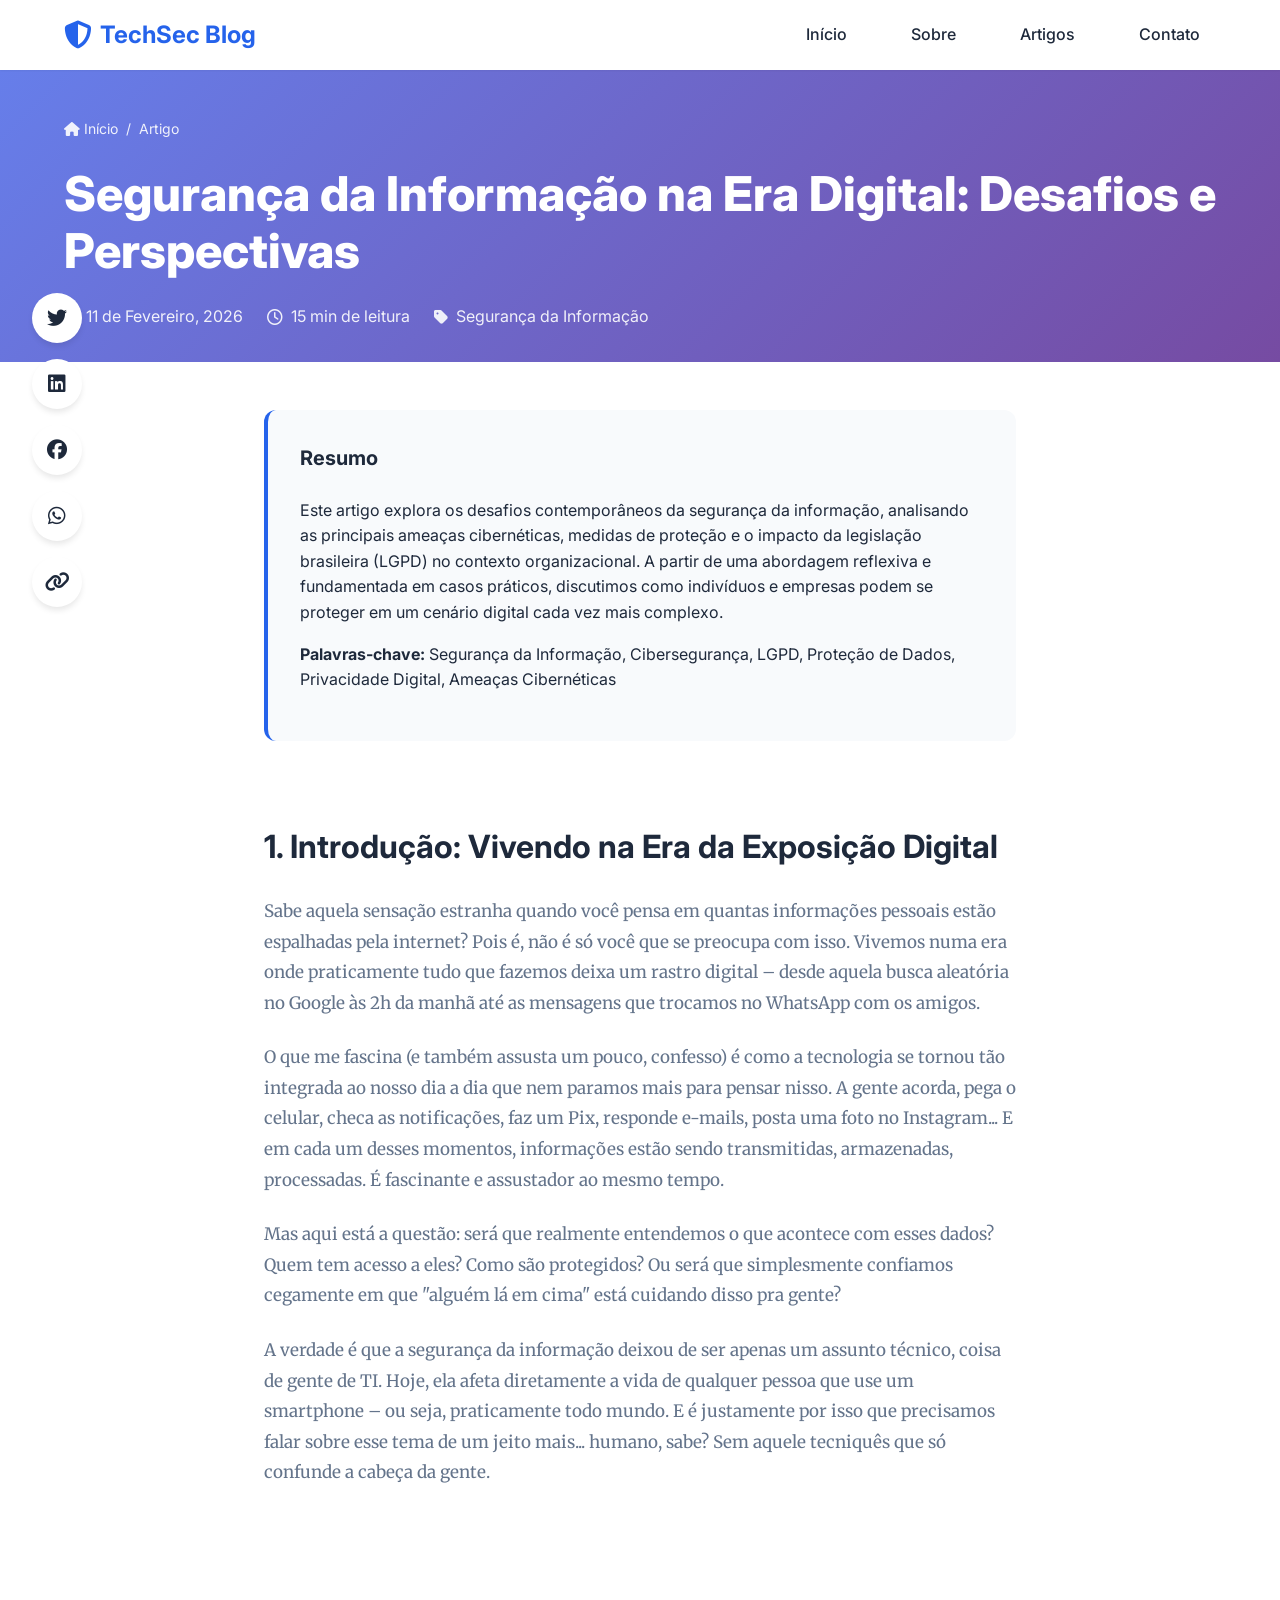
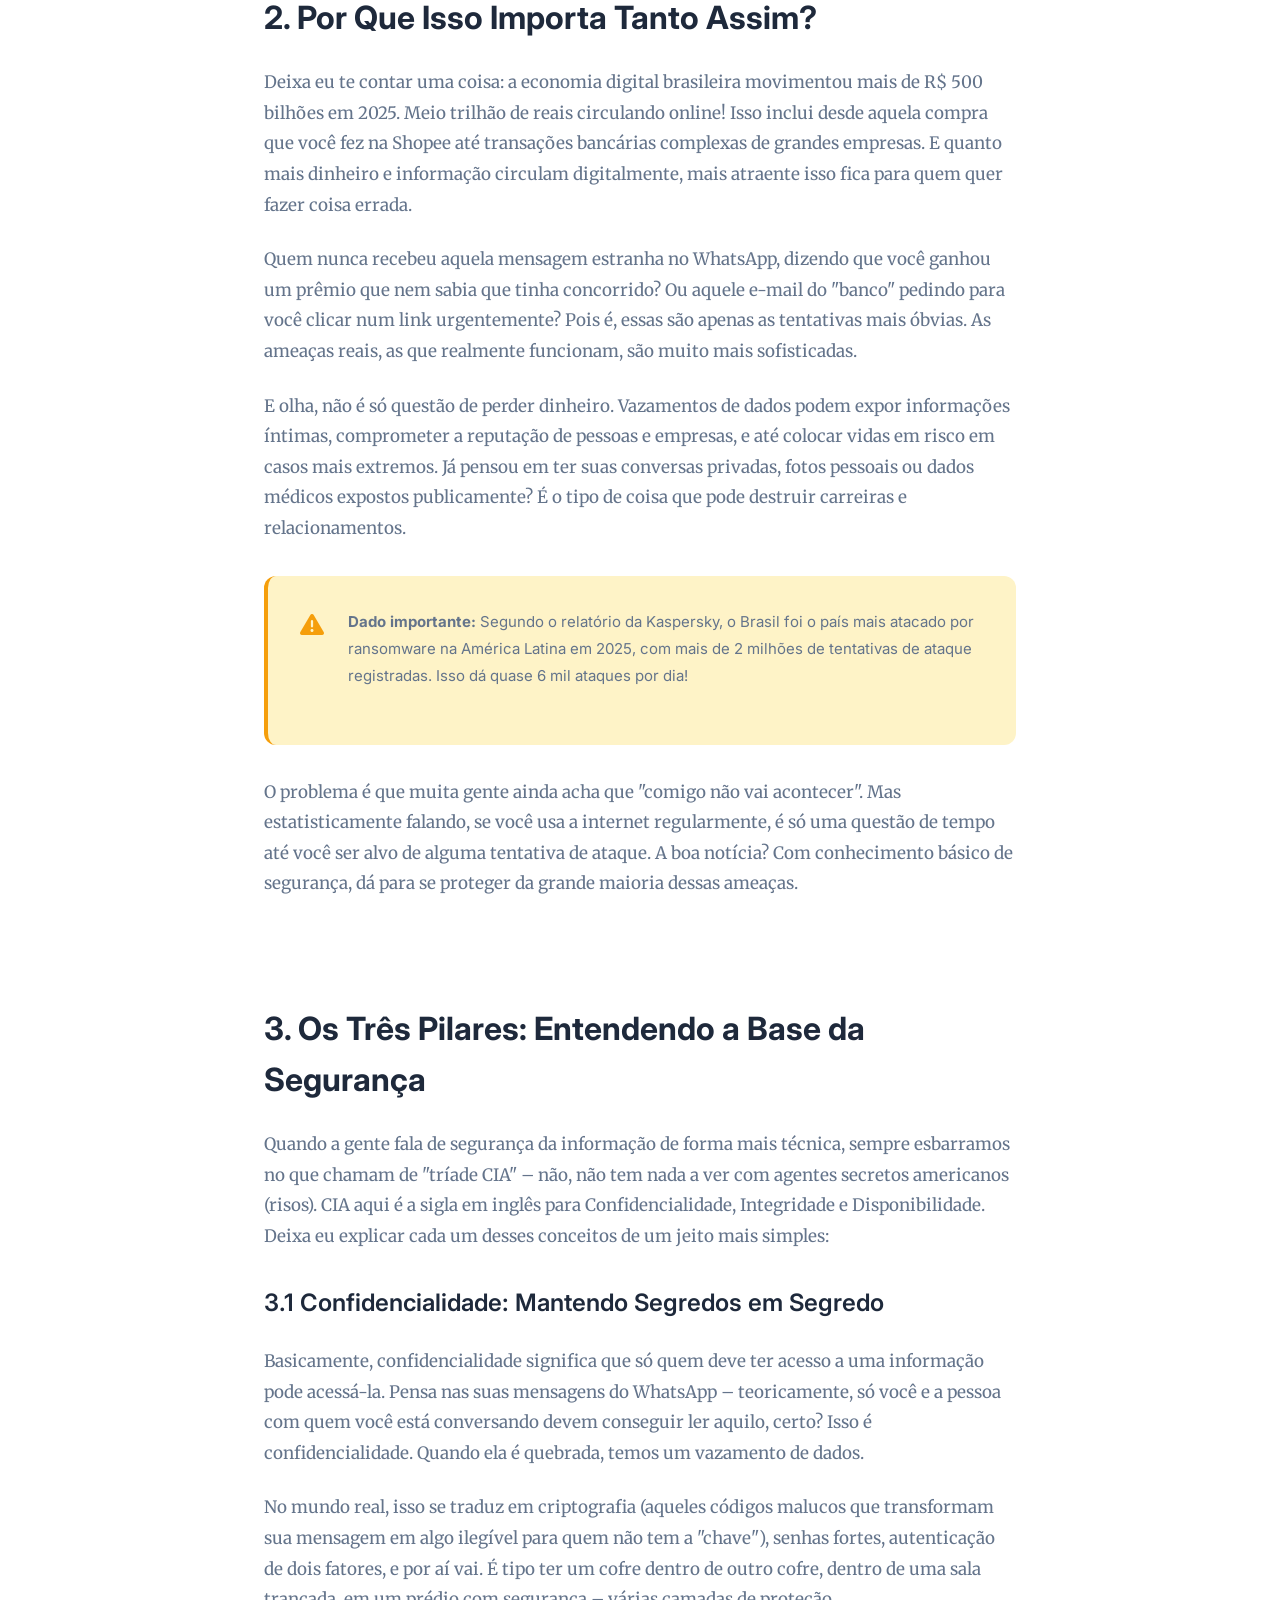
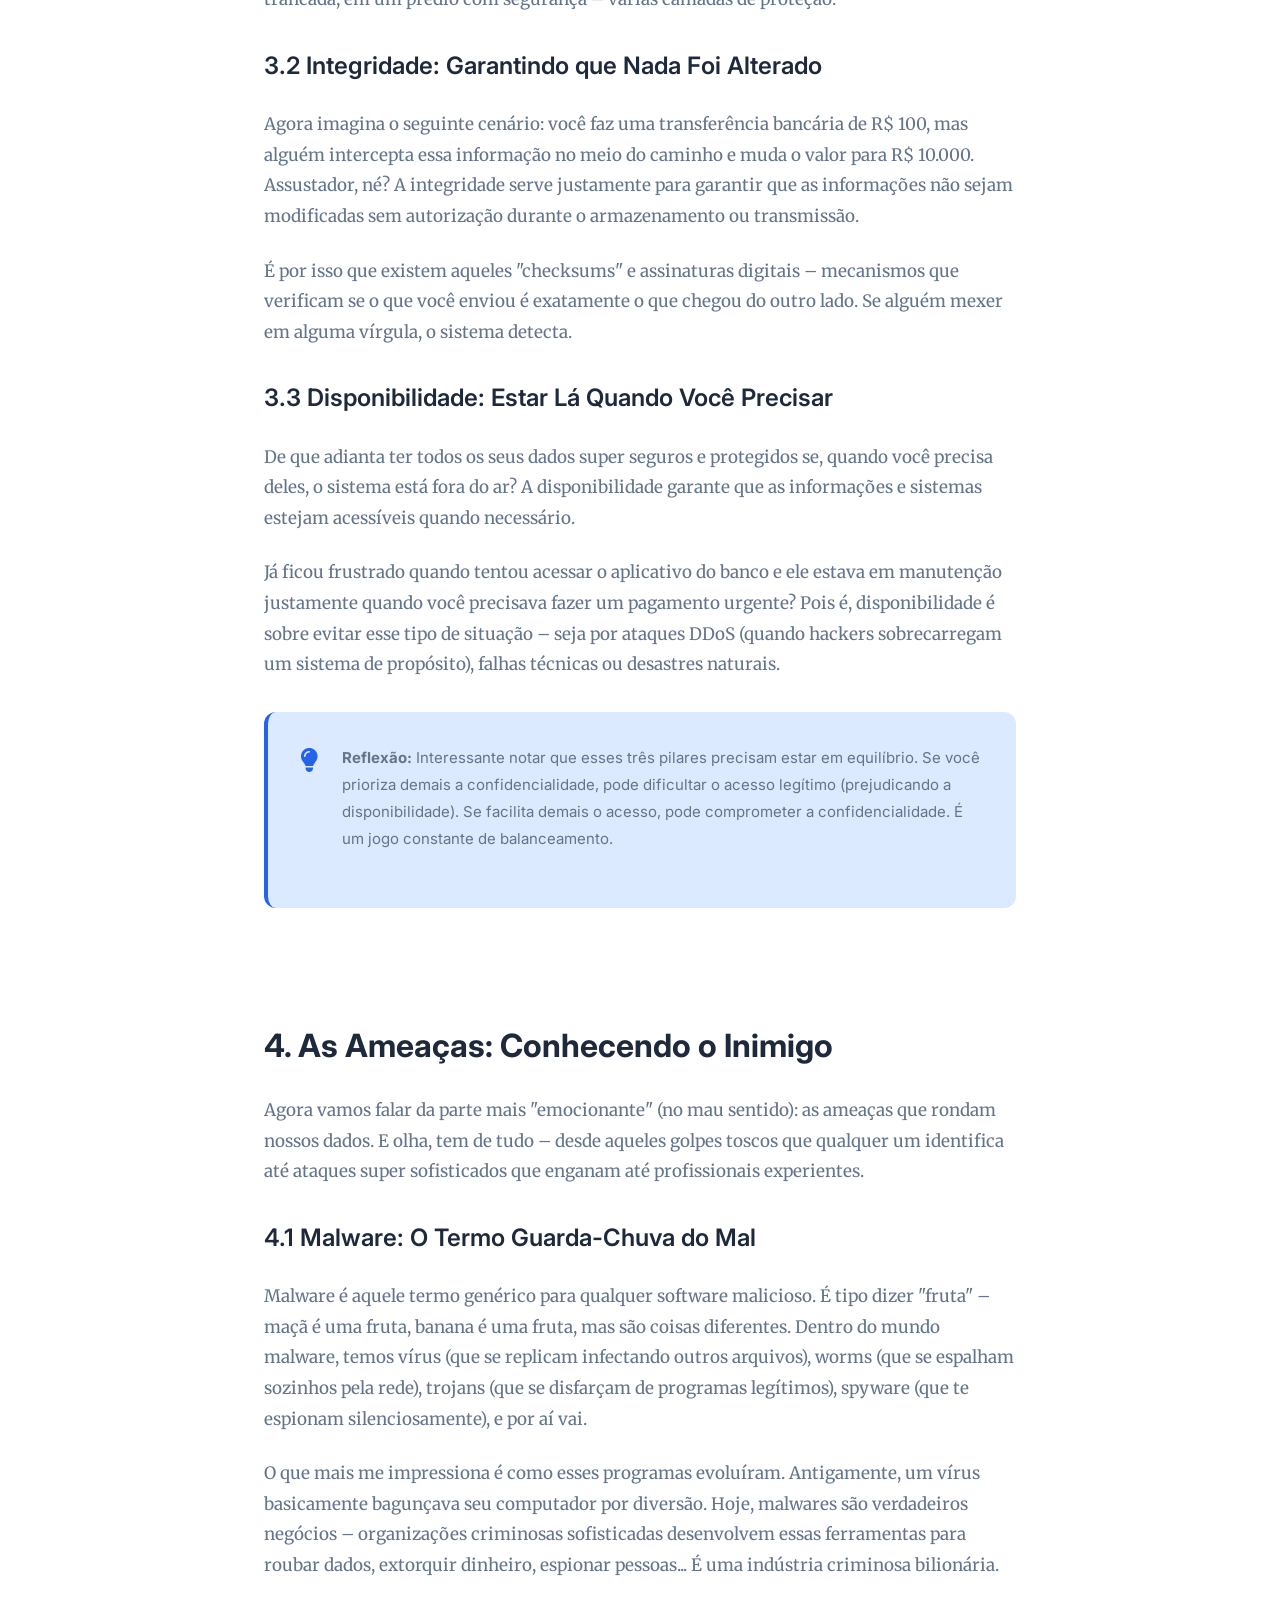
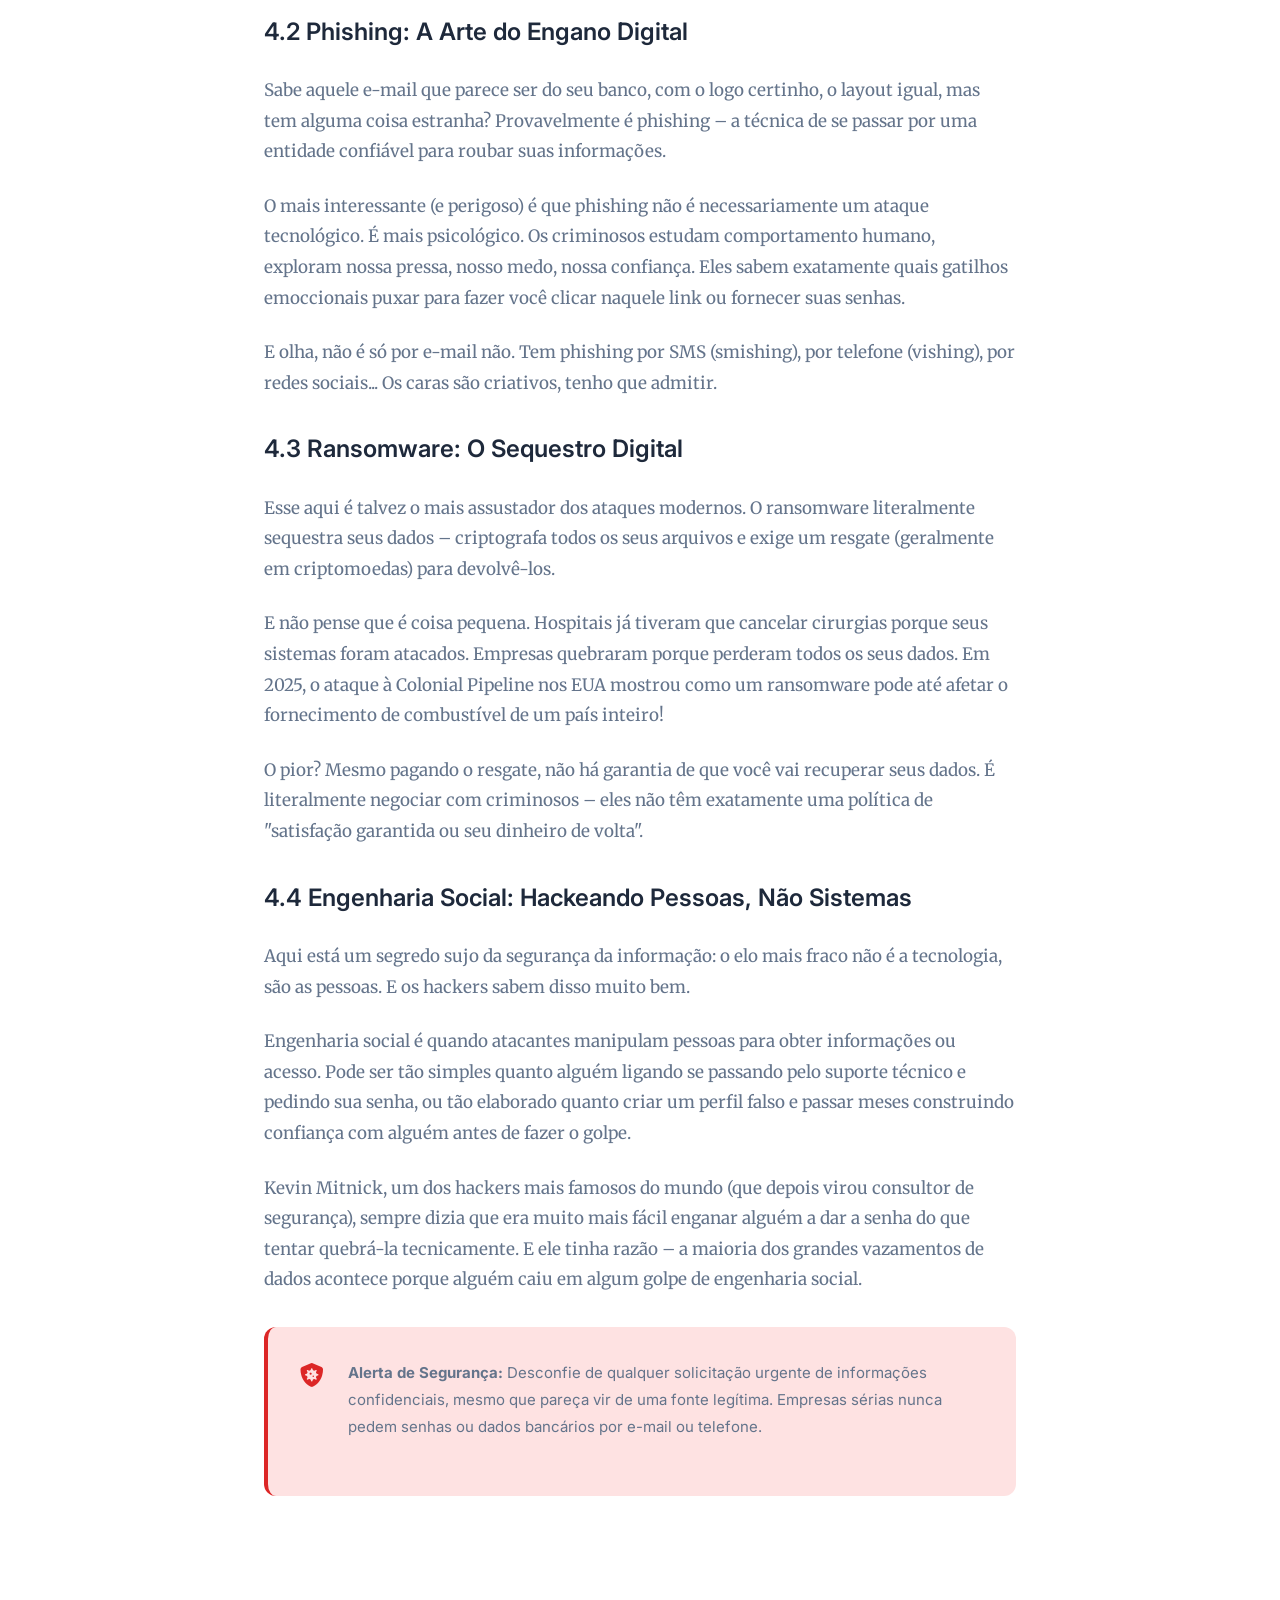
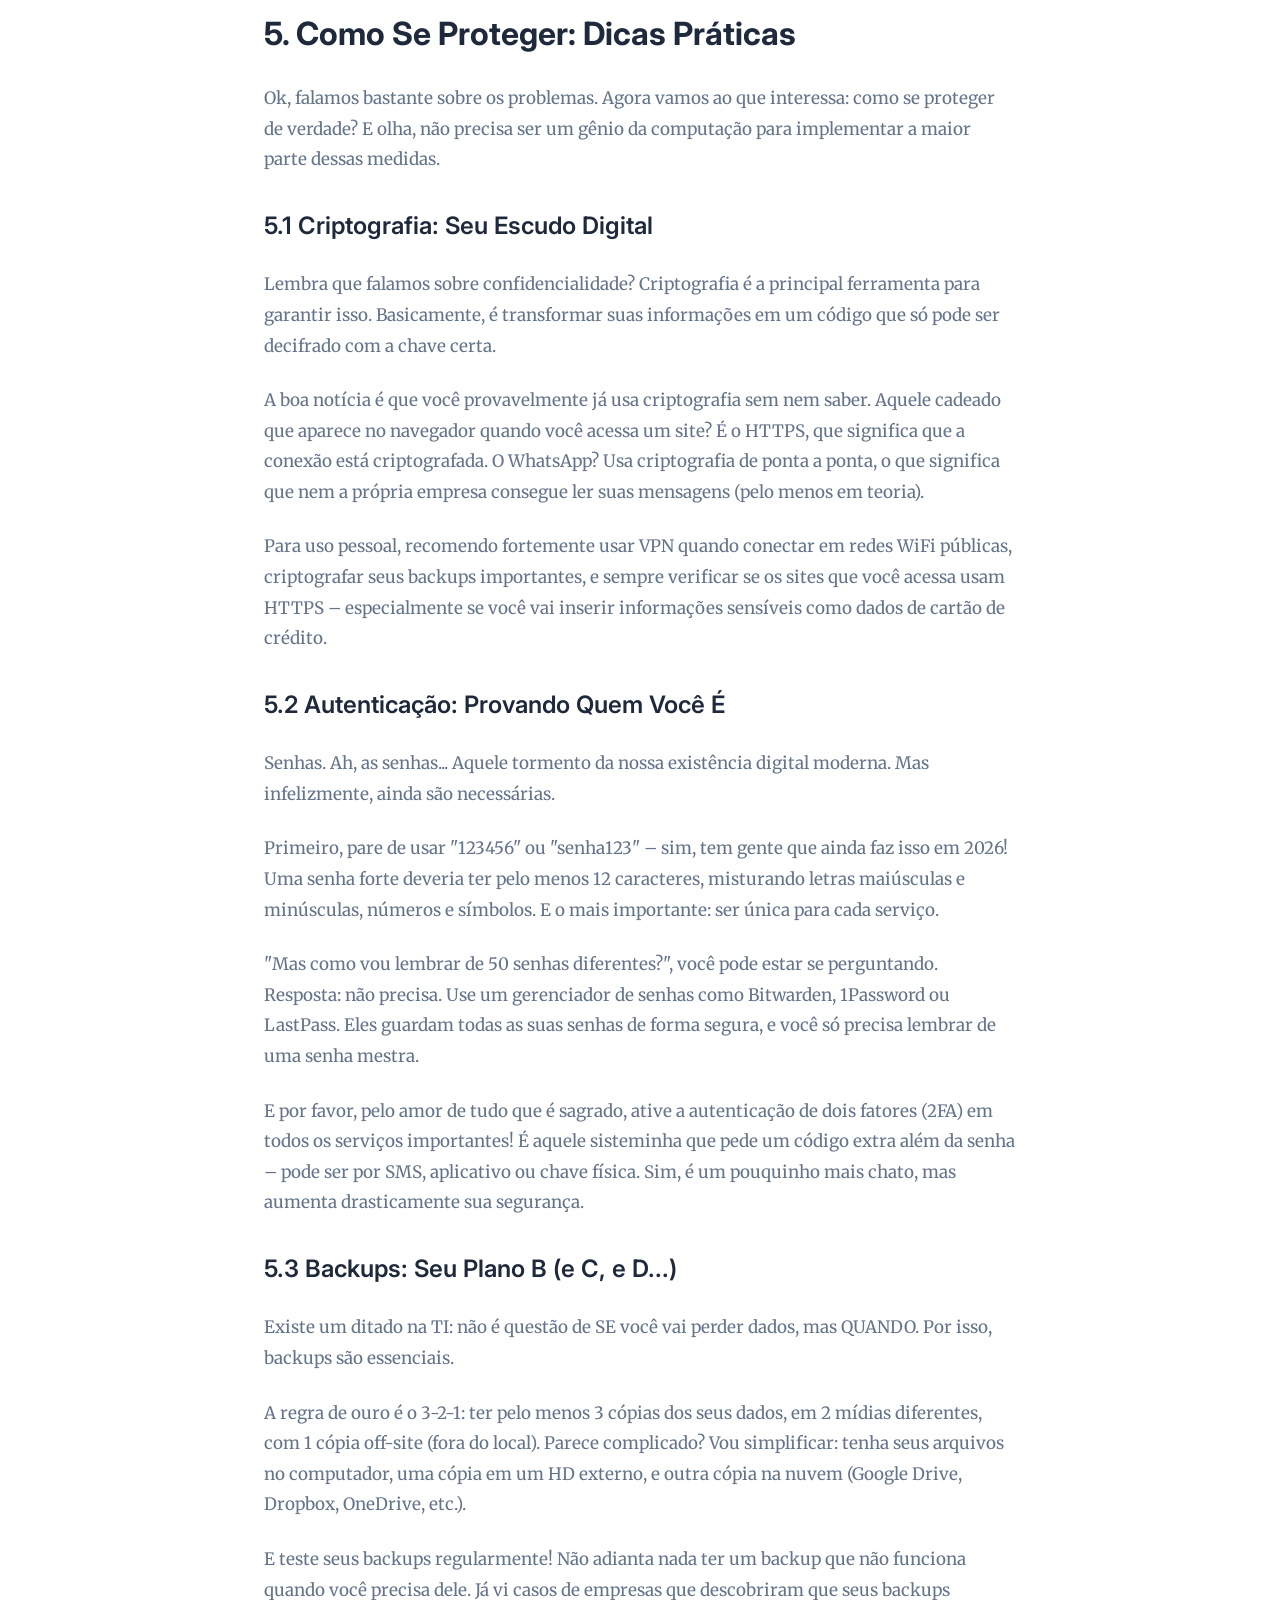
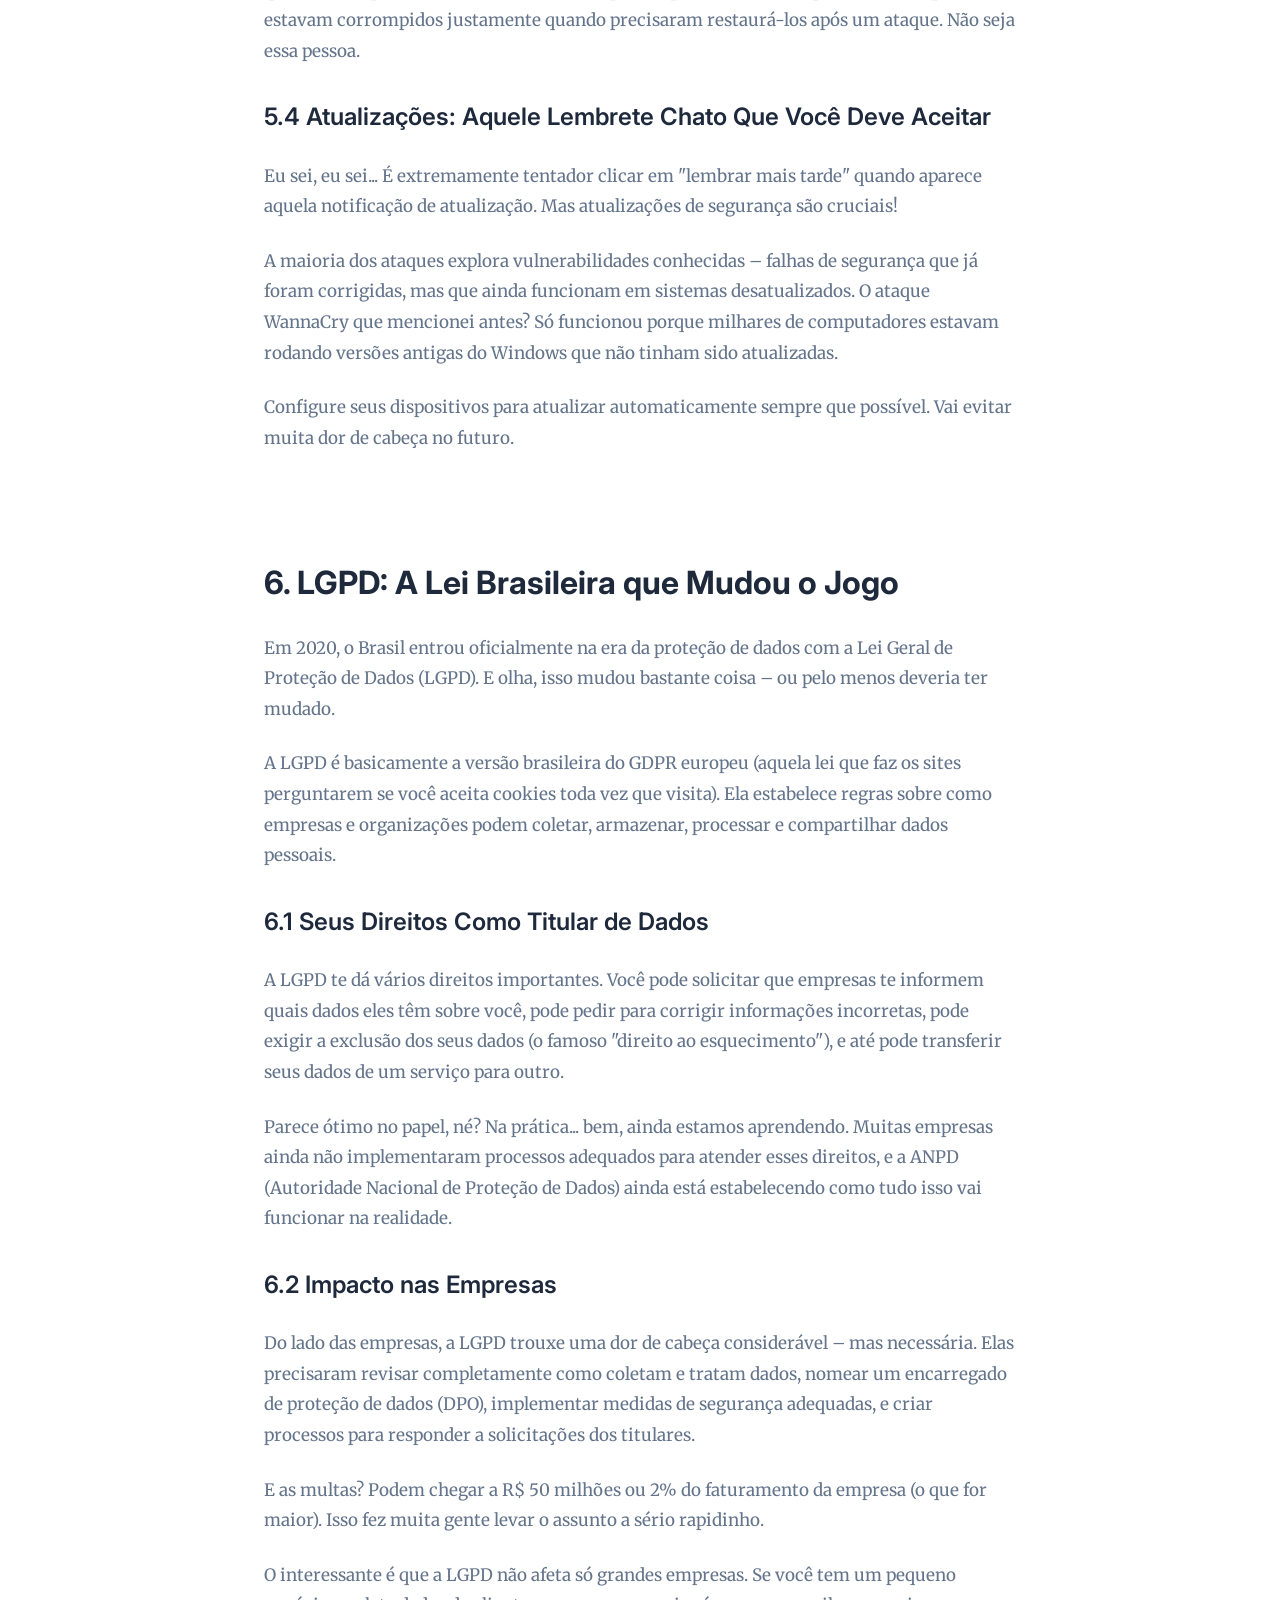
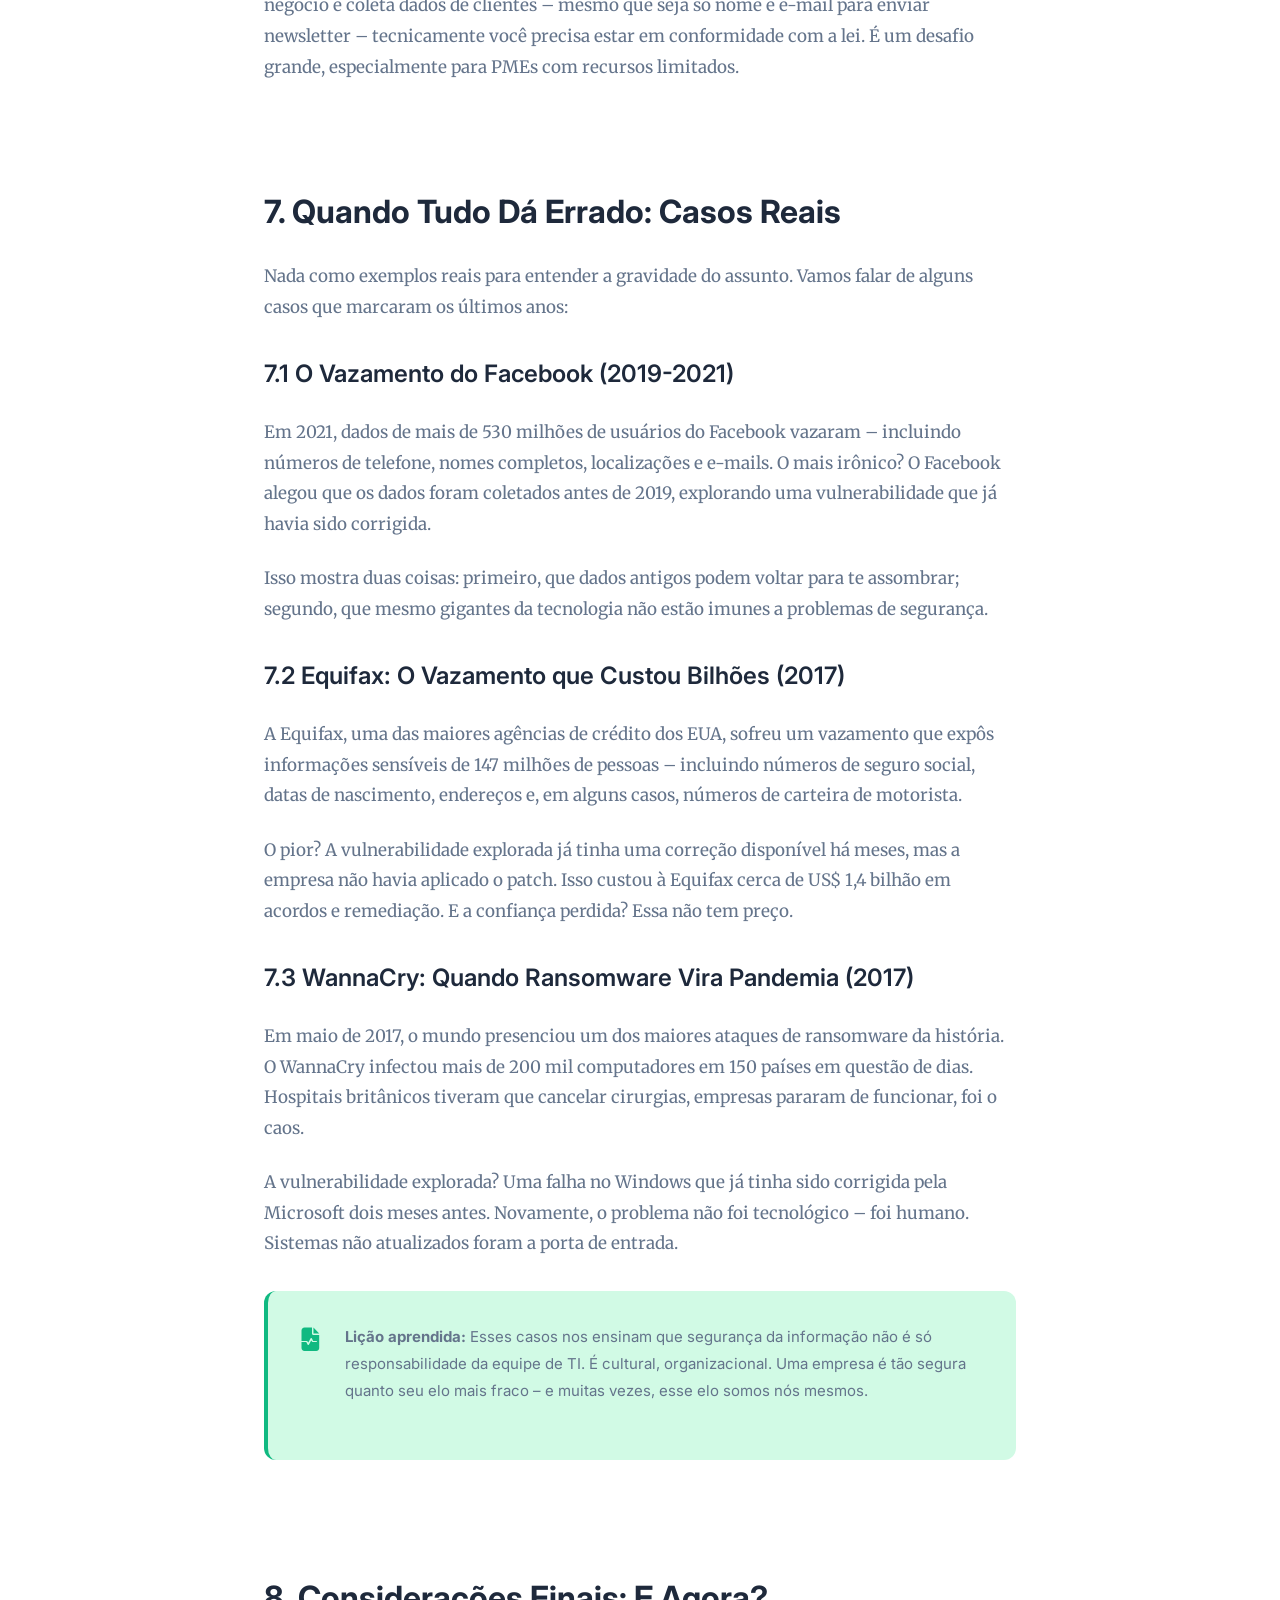
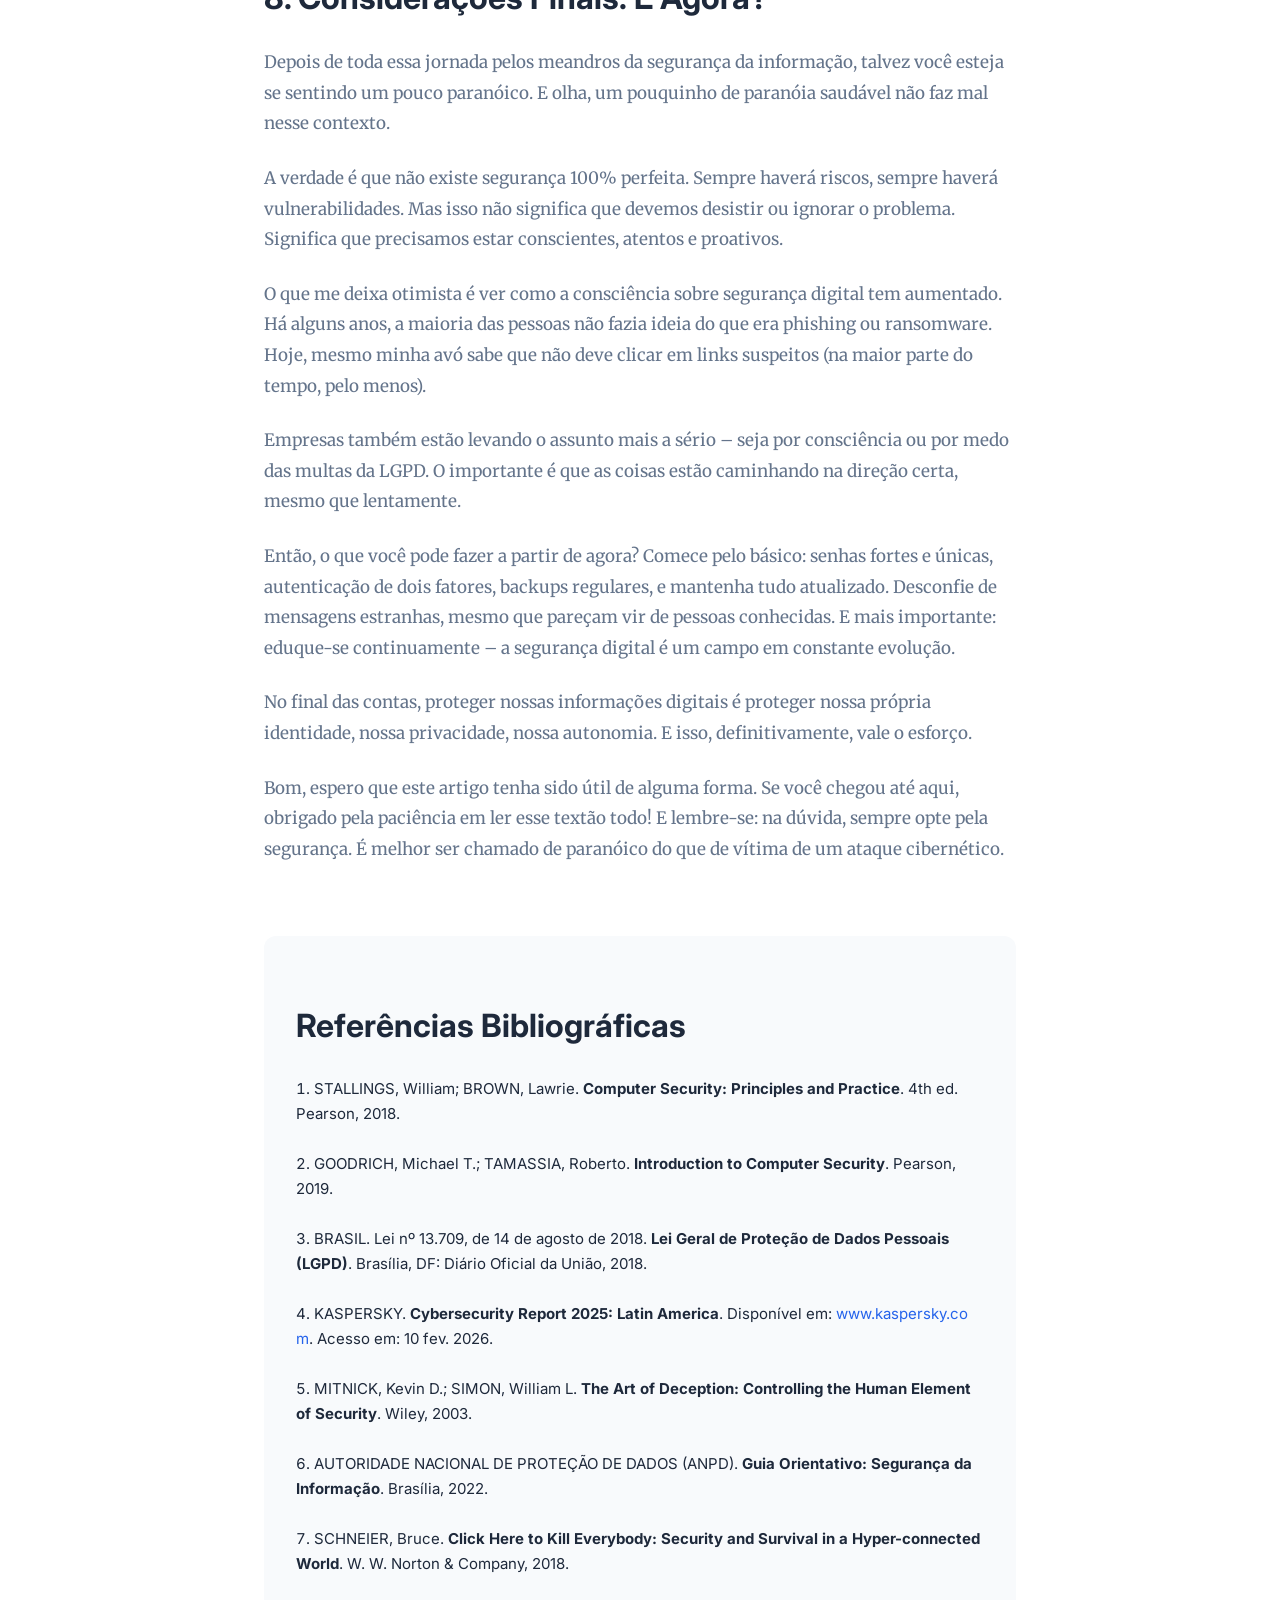
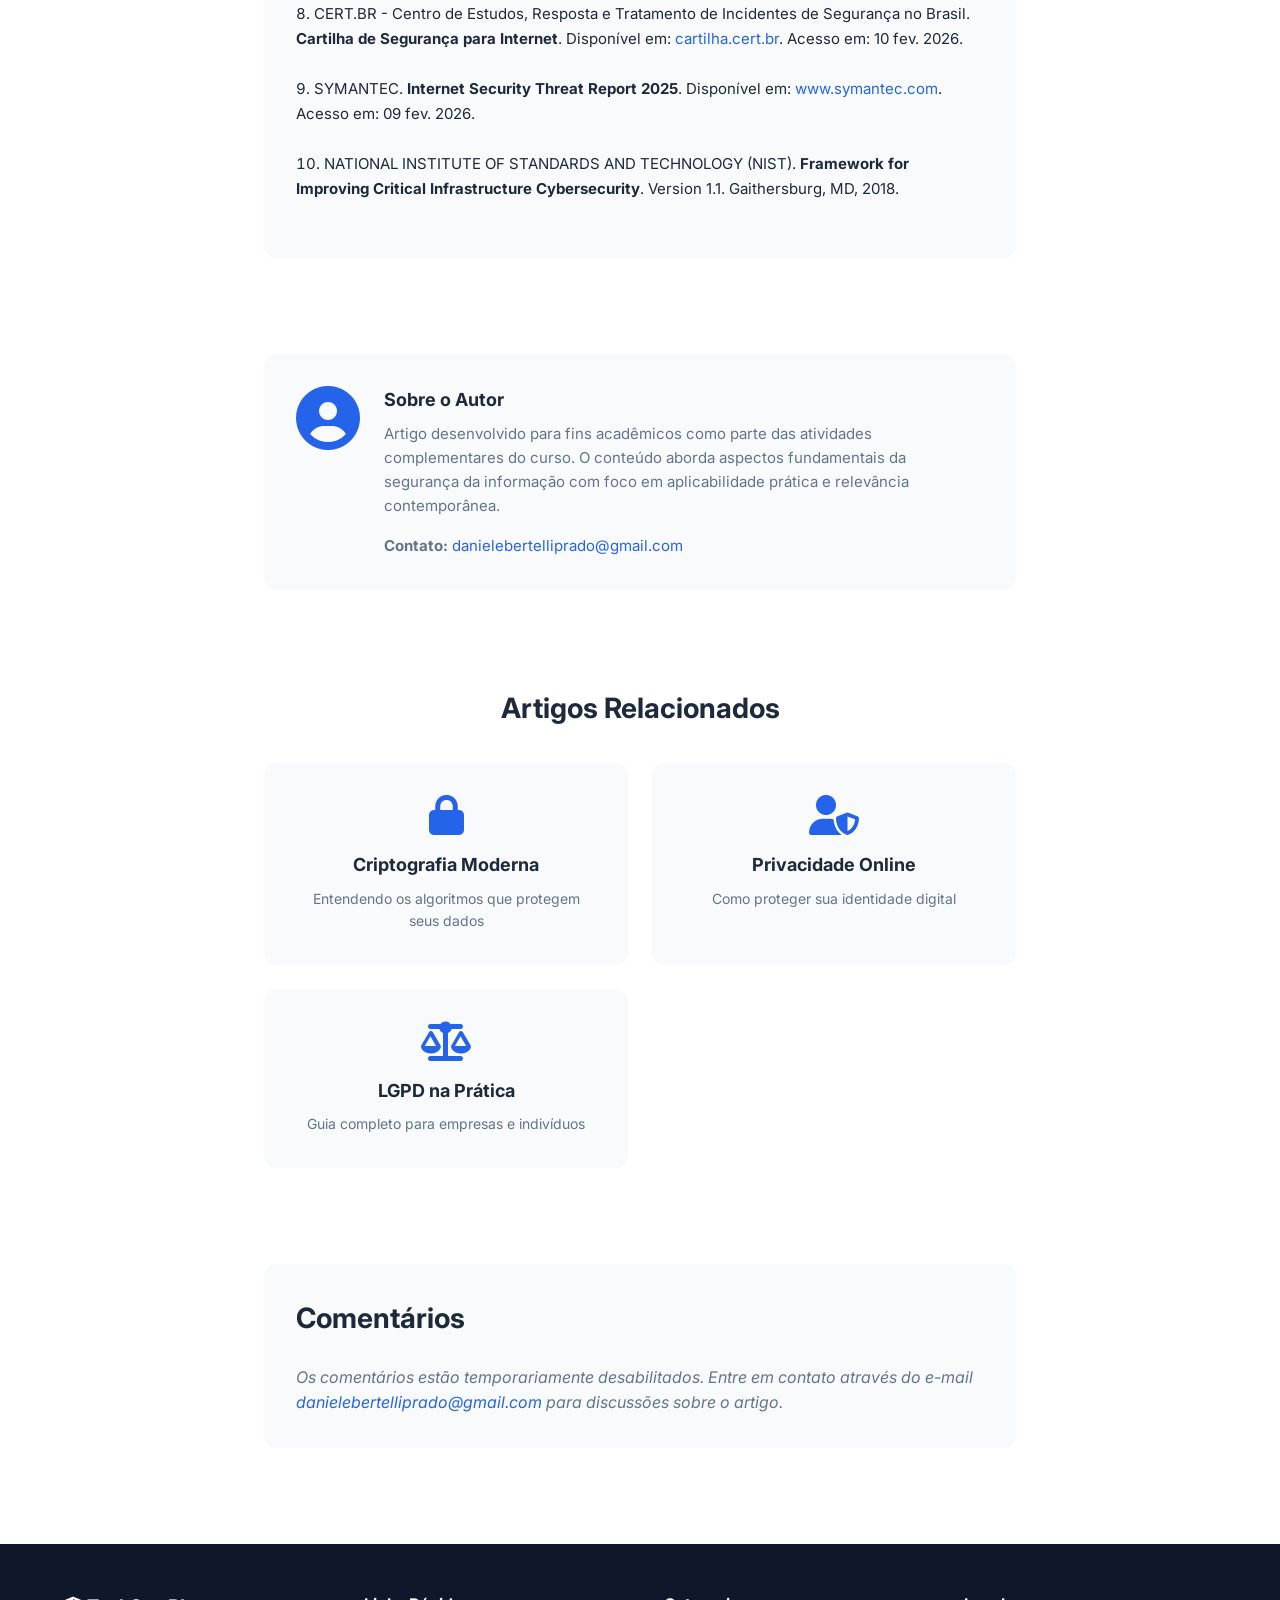
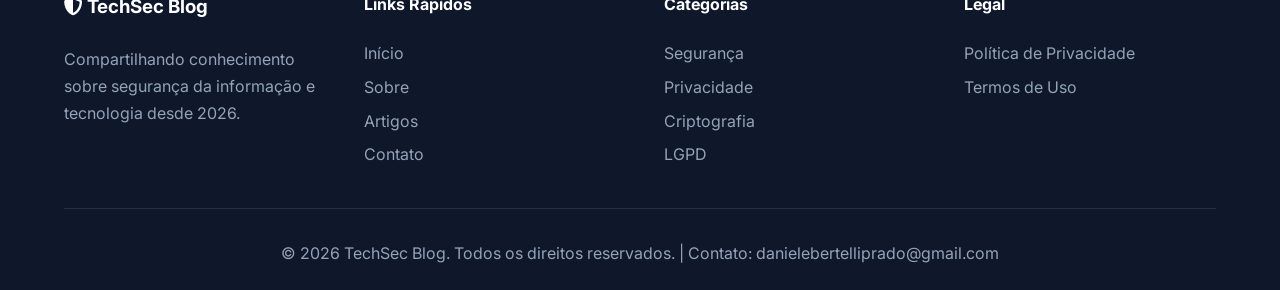
<file: artigo.html>
<!DOCTYPE html>
<html lang="pt-BR">
<head>
    <meta charset="UTF-8">
    <meta name="viewport" content="width=device-width, initial-scale=1.0">
    <meta name="description" content="Artigo completo sobre Segurança da Informação na Era Digital - Desafios e Perspectivas">
    <meta name="keywords" content="segurança da informação, cibersegurança, LGPD, proteção de dados, privacidade">
    <meta name="author" content="TechSec Blog">
    <title>Segurança da Informação na Era Digital | TechSec Blog</title>
    <link rel="stylesheet" href="css/style.css">
    <link href="https://fonts.googleapis.com/css2?family=Inter:wght@300;400;500;600;700;800&family=Merriweather:wght@300;400;700;900&display=swap" rel="stylesheet">
    <link rel="stylesheet" href="https://cdn.jsdelivr.net/npm/@fortawesome/fontawesome-free@6.4.0/css/all.min.css">
</head>
<body>
    <!-- Header -->
    <header class="header">
        <nav class="navbar">
            <div class="container nav-container">
                <div class="logo">
                    <i class="fas fa-shield-alt"></i>
                    <span>TechSec Blog</span>
                </div>
                <ul class="nav-menu" id="navMenu">
                    <li><a href="index.html">Início</a></li>
                    <li><a href="index.html#sobre">Sobre</a></li>
                    <li><a href="index.html#artigos" class="active">Artigos</a></li>
                    <li><a href="index.html#contato">Contato</a></li>
                </ul>
                <div class="hamburger" id="hamburger">
                    <span></span>
                    <span></span>
                    <span></span>
                </div>
            </div>
        </nav>
    </header>

    <!-- Article Header -->
    <article class="article-page">
        <div class="article-header">
            <div class="container">
                <div class="breadcrumb">
                    <a href="index.html"><i class="fas fa-home"></i> Início</a>
                    <span>/</span>
                    <span>Artigo</span>
                </div>
                <h1 class="article-main-title">Segurança da Informação na Era Digital: Desafios e Perspectivas</h1>
                <div class="article-meta-header">
                    <div class="meta-item">
                        <i class="far fa-calendar"></i>
                        <span>11 de Fevereiro, 2026</span>
                    </div>
                    <div class="meta-item">
                        <i class="far fa-clock"></i>
                        <span>15 min de leitura</span>
                    </div>
                    <div class="meta-item">
                        <i class="fas fa-tag"></i>
                        <span>Segurança da Informação</span>
                    </div>
                </div>
            </div>
        </div>

        <!-- Share Buttons -->
        <div class="share-sidebar">
            <button class="share-btn" onclick="shareArticle('twitter')" title="Compartilhar no Twitter">
                <i class="fab fa-twitter"></i>
            </button>
            <button class="share-btn" onclick="shareArticle('linkedin')" title="Compartilhar no LinkedIn">
                <i class="fab fa-linkedin"></i>
            </button>
            <button class="share-btn" onclick="shareArticle('facebook')" title="Compartilhar no Facebook">
                <i class="fab fa-facebook"></i>
            </button>
            <button class="share-btn" onclick="shareArticle('whatsapp')" title="Compartilhar no WhatsApp">
                <i class="fab fa-whatsapp"></i>
            </button>
            <button class="share-btn" onclick="copyLink()" title="Copiar link">
                <i class="fas fa-link"></i>
            </button>
        </div>

        <!-- Article Content -->
        <div class="container">
            <div class="article-content">
                <!-- Resumo -->
                <div class="article-abstract">
                    <h3>Resumo</h3>
                    <p>Este artigo explora os desafios contemporâneos da segurança da informação, analisando as principais ameaças cibernéticas, medidas de proteção e o impacto da legislação brasileira (LGPD) no contexto organizacional. A partir de uma abordagem reflexiva e fundamentada em casos práticos, discutimos como indivíduos e empresas podem se proteger em um cenário digital cada vez mais complexo.</p>
                    <p><strong>Palavras-chave:</strong> Segurança da Informação, Cibersegurança, LGPD, Proteção de Dados, Privacidade Digital, Ameaças Cibernéticas</p>
                </div>

                <!-- Introdução -->
                <section class="article-section">
                    <h2>1. Introdução: Vivendo na Era da Exposição Digital</h2>
                    <p>Sabe aquela sensação estranha quando você pensa em quantas informações pessoais estão espalhadas pela internet? Pois é, não é só você que se preocupa com isso. Vivemos numa era onde praticamente tudo que fazemos deixa um rastro digital – desde aquela busca aleatória no Google às 2h da manhã até as mensagens que trocamos no WhatsApp com os amigos.</p>
                    
                    <p>O que me fascina (e também assusta um pouco, confesso) é como a tecnologia se tornou tão integrada ao nosso dia a dia que nem paramos mais para pensar nisso. A gente acorda, pega o celular, checa as notificações, faz um Pix, responde e-mails, posta uma foto no Instagram... E em cada um desses momentos, informações estão sendo transmitidas, armazenadas, processadas. É fascinante e assustador ao mesmo tempo.</p>
                    
                    <p>Mas aqui está a questão: será que realmente entendemos o que acontece com esses dados? Quem tem acesso a eles? Como são protegidos? Ou será que simplesmente confiamos cegamente em que "alguém lá em cima" está cuidando disso pra gente?</p>
                    
                    <p>A verdade é que a segurança da informação deixou de ser apenas um assunto técnico, coisa de gente de TI. Hoje, ela afeta diretamente a vida de qualquer pessoa que use um smartphone – ou seja, praticamente todo mundo. E é justamente por isso que precisamos falar sobre esse tema de um jeito mais... humano, sabe? Sem aquele tecniquês que só confunde a cabeça da gente.</p>
                </section>

                <!-- Contexto e Importância -->
                <section class="article-section">
                    <h2>2. Por Que Isso Importa Tanto Assim?</h2>
                    <p>Deixa eu te contar uma coisa: a economia digital brasileira movimentou mais de R$ 500 bilhões em 2025. Meio trilhão de reais circulando online! Isso inclui desde aquela compra que você fez na Shopee até transações bancárias complexas de grandes empresas. E quanto mais dinheiro e informação circulam digitalmente, mais atraente isso fica para quem quer fazer coisa errada.</p>
                    
                    <p>Quem nunca recebeu aquela mensagem estranha no WhatsApp, dizendo que você ganhou um prêmio que nem sabia que tinha concorrido? Ou aquele e-mail do "banco" pedindo para você clicar num link urgentemente? Pois é, essas são apenas as tentativas mais óbvias. As ameaças reais, as que realmente funcionam, são muito mais sofisticadas.</p>
                    
                    <p>E olha, não é só questão de perder dinheiro. Vazamentos de dados podem expor informações íntimas, comprometer a reputação de pessoas e empresas, e até colocar vidas em risco em casos mais extremos. Já pensou em ter suas conversas privadas, fotos pessoais ou dados médicos expostos publicamente? É o tipo de coisa que pode destruir carreiras e relacionamentos.</p>
                    
                    <div class="highlight-box">
                        <i class="fas fa-exclamation-triangle"></i>
                        <p><strong>Dado importante:</strong> Segundo o relatório da Kaspersky, o Brasil foi o país mais atacado por ransomware na América Latina em 2025, com mais de 2 milhões de tentativas de ataque registradas. Isso dá quase 6 mil ataques por dia!</p>
                    </div>
                    
                    <p>O problema é que muita gente ainda acha que "comigo não vai acontecer". Mas estatisticamente falando, se você usa a internet regularmente, é só uma questão de tempo até você ser alvo de alguma tentativa de ataque. A boa notícia? Com conhecimento básico de segurança, dá para se proteger da grande maioria dessas ameaças.</p>
                </section>

                <!-- Conceitos Fundamentais -->
                <section class="article-section">
                    <h2>3. Os Três Pilares: Entendendo a Base da Segurança</h2>
                    <p>Quando a gente fala de segurança da informação de forma mais técnica, sempre esbarramos no que chamam de "tríade CIA" – não, não tem nada a ver com agentes secretos americanos (risos). CIA aqui é a sigla em inglês para Confidencialidade, Integridade e Disponibilidade. Deixa eu explicar cada um desses conceitos de um jeito mais simples:</p>
                    
                    <h3>3.1 Confidencialidade: Mantendo Segredos em Segredo</h3>
                    <p>Basicamente, confidencialidade significa que só quem deve ter acesso a uma informação pode acessá-la. Pensa nas suas mensagens do WhatsApp – teoricamente, só você e a pessoa com quem você está conversando devem conseguir ler aquilo, certo? Isso é confidencialidade. Quando ela é quebrada, temos um vazamento de dados.</p>
                    
                    <p>No mundo real, isso se traduz em criptografia (aqueles códigos malucos que transformam sua mensagem em algo ilegível para quem não tem a "chave"), senhas fortes, autenticação de dois fatores, e por aí vai. É tipo ter um cofre dentro de outro cofre, dentro de uma sala trancada, em um prédio com segurança – várias camadas de proteção.</p>
                    
                    <h3>3.2 Integridade: Garantindo que Nada Foi Alterado</h3>
                    <p>Agora imagina o seguinte cenário: você faz uma transferência bancária de R$ 100, mas alguém intercepta essa informação no meio do caminho e muda o valor para R$ 10.000. Assustador, né? A integridade serve justamente para garantir que as informações não sejam modificadas sem autorização durante o armazenamento ou transmissão.</p>
                    
                    <p>É por isso que existem aqueles "checksums" e assinaturas digitais – mecanismos que verificam se o que você enviou é exatamente o que chegou do outro lado. Se alguém mexer em alguma vírgula, o sistema detecta.</p>
                    
                    <h3>3.3 Disponibilidade: Estar Lá Quando Você Precisar</h3>
                    <p>De que adianta ter todos os seus dados super seguros e protegidos se, quando você precisa deles, o sistema está fora do ar? A disponibilidade garante que as informações e sistemas estejam acessíveis quando necessário.</p>
                    
                    <p>Já ficou frustrado quando tentou acessar o aplicativo do banco e ele estava em manutenção justamente quando você precisava fazer um pagamento urgente? Pois é, disponibilidade é sobre evitar esse tipo de situação – seja por ataques DDoS (quando hackers sobrecarregam um sistema de propósito), falhas técnicas ou desastres naturais.</p>
                    
                    <div class="info-box">
                        <i class="fas fa-lightbulb"></i>
                        <p><strong>Reflexão:</strong> Interessante notar que esses três pilares precisam estar em equilíbrio. Se você prioriza demais a confidencialidade, pode dificultar o acesso legítimo (prejudicando a disponibilidade). Se facilita demais o acesso, pode comprometer a confidencialidade. É um jogo constante de balanceamento.</p>
                    </div>
                </section>

                <!-- Ameaças -->
                <section class="article-section">
                    <h2>4. As Ameaças: Conhecendo o Inimigo</h2>
                    <p>Agora vamos falar da parte mais "emocionante" (no mau sentido): as ameaças que rondam nossos dados. E olha, tem de tudo – desde aqueles golpes toscos que qualquer um identifica até ataques super sofisticados que enganam até profissionais experientes.</p>
                    
                    <h3>4.1 Malware: O Termo Guarda-Chuva do Mal</h3>
                    <p>Malware é aquele termo genérico para qualquer software malicioso. É tipo dizer "fruta" – maçã é uma fruta, banana é uma fruta, mas são coisas diferentes. Dentro do mundo malware, temos vírus (que se replicam infectando outros arquivos), worms (que se espalham sozinhos pela rede), trojans (que se disfarçam de programas legítimos), spyware (que te espionam silenciosamente), e por aí vai.</p>
                    
                    <p>O que mais me impressiona é como esses programas evoluíram. Antigamente, um vírus basicamente bagunçava seu computador por diversão. Hoje, malwares são verdadeiros negócios – organizações criminosas sofisticadas desenvolvem essas ferramentas para roubar dados, extorquir dinheiro, espionar pessoas... É uma indústria criminosa bilionária.</p>
                    
                    <h3>4.2 Phishing: A Arte do Engano Digital</h3>
                    <p>Sabe aquele e-mail que parece ser do seu banco, com o logo certinho, o layout igual, mas tem alguma coisa estranha? Provavelmente é phishing – a técnica de se passar por uma entidade confiável para roubar suas informações.</p>
                    
                    <p>O mais interessante (e perigoso) é que phishing não é necessariamente um ataque tecnológico. É mais psicológico. Os criminosos estudam comportamento humano, exploram nossa pressa, nosso medo, nossa confiança. Eles sabem exatamente quais gatilhos emoccionais puxar para fazer você clicar naquele link ou fornecer suas senhas.</p>
                    
                    <p>E olha, não é só por e-mail não. Tem phishing por SMS (smishing), por telefone (vishing), por redes sociais... Os caras são criativos, tenho que admitir.</p>
                    
                    <h3>4.3 Ransomware: O Sequestro Digital</h3>
                    <p>Esse aqui é talvez o mais assustador dos ataques modernos. O ransomware literalmente sequestra seus dados – criptografa todos os seus arquivos e exige um resgate (geralmente em criptomoedas) para devolvê-los.</p>
                    
                    <p>E não pense que é coisa pequena. Hospitais já tiveram que cancelar cirurgias porque seus sistemas foram atacados. Empresas quebraram porque perderam todos os seus dados. Em 2025, o ataque à Colonial Pipeline nos EUA mostrou como um ransomware pode até afetar o fornecimento de combustível de um país inteiro!</p>
                    
                    <p>O pior? Mesmo pagando o resgate, não há garantia de que você vai recuperar seus dados. É literalmente negociar com criminosos – eles não têm exatamente uma política de "satisfação garantida ou seu dinheiro de volta".</p>
                    
                    <h3>4.4 Engenharia Social: Hackeando Pessoas, Não Sistemas</h3>
                    <p>Aqui está um segredo sujo da segurança da informação: o elo mais fraco não é a tecnologia, são as pessoas. E os hackers sabem disso muito bem.</p>
                    
                    <p>Engenharia social é quando atacantes manipulam pessoas para obter informações ou acesso. Pode ser tão simples quanto alguém ligando se passando pelo suporte técnico e pedindo sua senha, ou tão elaborado quanto criar um perfil falso e passar meses construindo confiança com alguém antes de fazer o golpe.</p>
                    
                    <p>Kevin Mitnick, um dos hackers mais famosos do mundo (que depois virou consultor de segurança), sempre dizia que era muito mais fácil enganar alguém a dar a senha do que tentar quebrá-la tecnicamente. E ele tinha razão – a maioria dos grandes vazamentos de dados acontece porque alguém caiu em algum golpe de engenharia social.</p>
                    
                    <div class="warning-box">
                        <i class="fas fa-shield-virus"></i>
                        <p><strong>Alerta de Segurança:</strong> Desconfie de qualquer solicitação urgente de informações confidenciais, mesmo que pareça vir de uma fonte legítima. Empresas sérias nunca pedem senhas ou dados bancários por e-mail ou telefone.</p>
                    </div>
                </section>

                <!-- Proteção -->
                <section class="article-section">
                    <h2>5. Como Se Proteger: Dicas Práticas</h2>
                    <p>Ok, falamos bastante sobre os problemas. Agora vamos ao que interessa: como se proteger de verdade? E olha, não precisa ser um gênio da computação para implementar a maior parte dessas medidas.</p>
                    
                    <h3>5.1 Criptografia: Seu Escudo Digital</h3>
                    <p>Lembra que falamos sobre confidencialidade? Criptografia é a principal ferramenta para garantir isso. Basicamente, é transformar suas informações em um código que só pode ser decifrado com a chave certa.</p>
                    
                    <p>A boa notícia é que você provavelmente já usa criptografia sem nem saber. Aquele cadeado que aparece no navegador quando você acessa um site? É o HTTPS, que significa que a conexão está criptografada. O WhatsApp? Usa criptografia de ponta a ponta, o que significa que nem a própria empresa consegue ler suas mensagens (pelo menos em teoria).</p>
                    
                    <p>Para uso pessoal, recomendo fortemente usar VPN quando conectar em redes WiFi públicas, criptografar seus backups importantes, e sempre verificar se os sites que você acessa usam HTTPS – especialmente se você vai inserir informações sensíveis como dados de cartão de crédito.</p>
                    
                    <h3>5.2 Autenticação: Provando Quem Você É</h3>
                    <p>Senhas. Ah, as senhas... Aquele tormento da nossa existência digital moderna. Mas infelizmente, ainda são necessárias.</p>
                    
                    <p>Primeiro, pare de usar "123456" ou "senha123" – sim, tem gente que ainda faz isso em 2026! Uma senha forte deveria ter pelo menos 12 caracteres, misturando letras maiúsculas e minúsculas, números e símbolos. E o mais importante: ser única para cada serviço.</p>
                    
                    <p>"Mas como vou lembrar de 50 senhas diferentes?", você pode estar se perguntando. Resposta: não precisa. Use um gerenciador de senhas como Bitwarden, 1Password ou LastPass. Eles guardam todas as suas senhas de forma segura, e você só precisa lembrar de uma senha mestra.</p>
                    
                    <p>E por favor, pelo amor de tudo que é sagrado, ative a autenticação de dois fatores (2FA) em todos os serviços importantes! É aquele sisteminha que pede um código extra além da senha – pode ser por SMS, aplicativo ou chave física. Sim, é um pouquinho mais chato, mas aumenta drasticamente sua segurança.</p>
                    
                    <h3>5.3 Backups: Seu Plano B (e C, e D...)</h3>
                    <p>Existe um ditado na TI: não é questão de SE você vai perder dados, mas QUANDO. Por isso, backups são essenciais.</p>
                    
                    <p>A regra de ouro é o 3-2-1: ter pelo menos 3 cópias dos seus dados, em 2 mídias diferentes, com 1 cópia off-site (fora do local). Parece complicado? Vou simplificar: tenha seus arquivos no computador, uma cópia em um HD externo, e outra cópia na nuvem (Google Drive, Dropbox, OneDrive, etc.).</p>
                    
                    <p>E teste seus backups regularmente! Não adianta nada ter um backup que não funciona quando você precisa dele. Já vi casos de empresas que descobriram que seus backups estavam corrompidos justamente quando precisaram restaurá-los após um ataque. Não seja essa pessoa.</p>
                    
                    <h3>5.4 Atualizações: Aquele Lembrete Chato Que Você Deve Aceitar</h3>
                    <p>Eu sei, eu sei... É extremamente tentador clicar em "lembrar mais tarde" quando aparece aquela notificação de atualização. Mas atualizações de segurança são cruciais!</p>
                    
                    <p>A maioria dos ataques explora vulnerabilidades conhecidas – falhas de segurança que já foram corrigidas, mas que ainda funcionam em sistemas desatualizados. O ataque WannaCry que mencionei antes? Só funcionou porque milhares de computadores estavam rodando versões antigas do Windows que não tinham sido atualizadas.</p>
                    
                    <p>Configure seus dispositivos para atualizar automaticamente sempre que possível. Vai evitar muita dor de cabeça no futuro.</p>
                </section>

                <!-- LGPD e Contexto Brasileiro -->
                <section class="article-section">
                    <h2>6. LGPD: A Lei Brasileira que Mudou o Jogo</h2>
                    <p>Em 2020, o Brasil entrou oficialmente na era da proteção de dados com a Lei Geral de Proteção de Dados (LGPD). E olha, isso mudou bastante coisa – ou pelo menos deveria ter mudado.</p>
                    
                    <p>A LGPD é basicamente a versão brasileira do GDPR europeu (aquela lei que faz os sites perguntarem se você aceita cookies toda vez que visita). Ela estabelece regras sobre como empresas e organizações podem coletar, armazenar, processar e compartilhar dados pessoais.</p>
                    
                    <h3>6.1 Seus Direitos Como Titular de Dados</h3>
                    <p>A LGPD te dá vários direitos importantes. Você pode solicitar que empresas te informem quais dados eles têm sobre você, pode pedir para corrigir informações incorretas, pode exigir a exclusão dos seus dados (o famoso "direito ao esquecimento"), e até pode transferir seus dados de um serviço para outro.</p>
                    
                    <p>Parece ótimo no papel, né? Na prática... bem, ainda estamos aprendendo. Muitas empresas ainda não implementaram processos adequados para atender esses direitos, e a ANPD (Autoridade Nacional de Proteção de Dados) ainda está estabelecendo como tudo isso vai funcionar na realidade.</p>
                    
                    <h3>6.2 Impacto nas Empresas</h3>
                    <p>Do lado das empresas, a LGPD trouxe uma dor de cabeça considerável – mas necessária. Elas precisaram revisar completamente como coletam e tratam dados, nomear um encarregado de proteção de dados (DPO), implementar medidas de segurança adequadas, e criar processos para responder a solicitações dos titulares.</p>
                    
                    <p>E as multas? Podem chegar a R$ 50 milhões ou 2% do faturamento da empresa (o que for maior). Isso fez muita gente levar o assunto a sério rapidinho.</p>
                    
                    <p>O interessante é que a LGPD não afeta só grandes empresas. Se você tem um pequeno negócio e coleta dados de clientes – mesmo que seja só nome e e-mail para enviar newsletter – tecnicamente você precisa estar em conformidade com a lei. É um desafio grande, especialmente para PMEs com recursos limitados.</p>
                </section>

                <!-- Casos Práticos -->
                <section class="article-section">
                    <h2>7. Quando Tudo Dá Errado: Casos Reais</h2>
                    <p>Nada como exemplos reais para entender a gravidade do assunto. Vamos falar de alguns casos que marcaram os últimos anos:</p>
                    
                    <h3>7.1 O Vazamento do Facebook (2019-2021)</h3>
                    <p>Em 2021, dados de mais de 530 milhões de usuários do Facebook vazaram – incluindo números de telefone, nomes completos, localizações e e-mails. O mais irônico? O Facebook alegou que os dados foram coletados antes de 2019, explorando uma vulnerabilidade que já havia sido corrigida.</p>
                    
                    <p>Isso mostra duas coisas: primeiro, que dados antigos podem voltar para te assombrar; segundo, que mesmo gigantes da tecnologia não estão imunes a problemas de segurança.</p>
                    
                    <h3>7.2 Equifax: O Vazamento que Custou Bilhões (2017)</h3>
                    <p>A Equifax, uma das maiores agências de crédito dos EUA, sofreu um vazamento que expôs informações sensíveis de 147 milhões de pessoas – incluindo números de seguro social, datas de nascimento, endereços e, em alguns casos, números de carteira de motorista.</p>
                    
                    <p>O pior? A vulnerabilidade explorada já tinha uma correção disponível há meses, mas a empresa não havia aplicado o patch. Isso custou à Equifax cerca de US$ 1,4 bilhão em acordos e remediação. E a confiança perdida? Essa não tem preço.</p>
                    
                    <h3>7.3 WannaCry: Quando Ransomware Vira Pandemia (2017)</h3>
                    <p>Em maio de 2017, o mundo presenciou um dos maiores ataques de ransomware da história. O WannaCry infectou mais de 200 mil computadores em 150 países em questão de dias. Hospitais britânicos tiveram que cancelar cirurgias, empresas pararam de funcionar, foi o caos.</p>
                    
                    <p>A vulnerabilidade explorada? Uma falha no Windows que já tinha sido corrigida pela Microsoft dois meses antes. Novamente, o problema não foi tecnológico – foi humano. Sistemas não atualizados foram a porta de entrada.</p>
                    
                    <div class="case-box">
                        <i class="fas fa-file-medical-alt"></i>
                        <p><strong>Lição aprendida:</strong> Esses casos nos ensinam que segurança da informação não é só responsabilidade da equipe de TI. É cultural, organizacional. Uma empresa é tão segura quanto seu elo mais fraco – e muitas vezes, esse elo somos nós mesmos.</p>
                    </div>
                </section>

                <!-- Conclusão -->
                <section class="article-section">
                    <h2>8. Considerações Finais: E Agora?</h2>
                    <p>Depois de toda essa jornada pelos meandros da segurança da informação, talvez você esteja se sentindo um pouco paranóico. E olha, um pouquinho de paranóia saudável não faz mal nesse contexto.</p>
                    
                    <p>A verdade é que não existe segurança 100% perfeita. Sempre haverá riscos, sempre haverá vulnerabilidades. Mas isso não significa que devemos desistir ou ignorar o problema. Significa que precisamos estar conscientes, atentos e proativos.</p>
                    
                    <p>O que me deixa otimista é ver como a consciência sobre segurança digital tem aumentado. Há alguns anos, a maioria das pessoas não fazia ideia do que era phishing ou ransomware. Hoje, mesmo minha avó sabe que não deve clicar em links suspeitos (na maior parte do tempo, pelo menos).</p>
                    
                    <p>Empresas também estão levando o assunto mais a sério – seja por consciência ou por medo das multas da LGPD. O importante é que as coisas estão caminhando na direção certa, mesmo que lentamente.</p>
                    
                    <p>Então, o que você pode fazer a partir de agora? Comece pelo básico: senhas fortes e únicas, autenticação de dois fatores, backups regulares, e mantenha tudo atualizado. Desconfie de mensagens estranhas, mesmo que pareçam vir de pessoas conhecidas. E mais importante: eduque-se continuamente – a segurança digital é um campo em constante evolução.</p>
                    
                    <p>No final das contas, proteger nossas informações digitais é proteger nossa própria identidade, nossa privacidade, nossa autonomia. E isso, definitivamente, vale o esforço.</p>
                    
                    <p>Bom, espero que este artigo tenha sido útil de alguma forma. Se você chegou até aqui, obrigado pela paciência em ler esse textão todo! E lembre-se: na dúvida, sempre opte pela segurança. É melhor ser chamado de paranóico do que de vítima de um ataque cibernético.</p>
                </section>

                <!-- Referências -->
                <section class="article-section references">
                    <h2>Referências Bibliográficas</h2>
                    <ol class="references-list">
                        <li>STALLINGS, William; BROWN, Lawrie. <strong>Computer Security: Principles and Practice</strong>. 4th ed. Pearson, 2018.</li>
                        <li>GOODRICH, Michael T.; TAMASSIA, Roberto. <strong>Introduction to Computer Security</strong>. Pearson, 2019.</li>
                        <li>BRASIL. Lei nº 13.709, de 14 de agosto de 2018. <strong>Lei Geral de Proteção de Dados Pessoais (LGPD)</strong>. Brasília, DF: Diário Oficial da União, 2018.</li>
                        <li>KASPERSKY. <strong>Cybersecurity Report 2025: Latin America</strong>. Disponível em: <a href="https://www.kaspersky.com" target="_blank">www.kaspersky.com</a>. Acesso em: 10 fev. 2026.</li>
                        <li>MITNICK, Kevin D.; SIMON, William L. <strong>The Art of Deception: Controlling the Human Element of Security</strong>. Wiley, 2003.</li>
                        <li>AUTORIDADE NACIONAL DE PROTEÇÃO DE DADOS (ANPD). <strong>Guia Orientativo: Segurança da Informação</strong>. Brasília, 2022.</li>
                        <li>SCHNEIER, Bruce. <strong>Click Here to Kill Everybody: Security and Survival in a Hyper-connected World</strong>. W. W. Norton & Company, 2018.</li>
                        <li>CERT.BR - Centro de Estudos, Resposta e Tratamento de Incidentes de Segurança no Brasil. <strong>Cartilha de Segurança para Internet</strong>. Disponível em: <a href="https://cartilha.cert.br" target="_blank">cartilha.cert.br</a>. Acesso em: 10 fev. 2026.</li>
                        <li>SYMANTEC. <strong>Internet Security Threat Report 2025</strong>. Disponível em: <a href="https://www.symantec.com" target="_blank">www.symantec.com</a>. Acesso em: 09 fev. 2026.</li>
                        <li>NATIONAL INSTITUTE OF STANDARDS AND TECHNOLOGY (NIST). <strong>Framework for Improving Critical Infrastructure Cybersecurity</strong>. Version 1.1. Gaithersburg, MD, 2018.</li>
                    </ol>
                </section>

                <!-- Author Info -->
                <div class="author-info">
                    <div class="author-avatar">
                        <i class="fas fa-user-circle"></i>
                    </div>
                    <div class="author-details">
                        <h4>Sobre o Autor</h4>
                        <p>Artigo desenvolvido para fins acadêmicos como parte das atividades complementares do curso. O conteúdo aborda aspectos fundamentais da segurança da informação com foco em aplicabilidade prática e relevância contemporânea.</p>
                        <p style="margin-top: 1rem;"><strong>Contato:</strong> <a href="mailto:danielebertelliprado@gmail.com">danielebertelliprado@gmail.com</a></p>
                    </div>
                </div>

                <!-- Related Articles -->
                <div class="related-articles">
                    <h3>Artigos Relacionados</h3>
                    <div class="related-grid">
                        <div class="related-card">
                            <i class="fas fa-lock"></i>
                            <h4>Criptografia Moderna</h4>
                            <p>Entendendo os algoritmos que protegem seus dados</p>
                        </div>
                        <div class="related-card">
                            <i class="fas fa-user-shield"></i>
                            <h4>Privacidade Online</h4>
                            <p>Como proteger sua identidade digital</p>
                        </div>
                        <div class="related-card">
                            <i class="fas fa-balance-scale"></i>
                            <h4>LGPD na Prática</h4>
                            <p>Guia completo para empresas e indivíduos</p>
                        </div>
                    </div>
                </div>

                <!-- Comments Section -->
                <div class="comments-section">
                    <h3>Comentários</h3>
                    <p class="comments-info">Os comentários estão temporariamente desabilitados. Entre em contato através do e-mail <a href="mailto:danielebertelliprado@gmail.com">danielebertelliprado@gmail.com</a> para discussões sobre o artigo.</p>
                </div>
            </div>
        </div>
    </article>

    <!-- Footer -->
    <footer class="footer">
        <div class="container">
            <div class="footer-content">
                <div class="footer-section">
                    <h3><i class="fas fa-shield-alt"></i> TechSec Blog</h3>
                    <p>Compartilhando conhecimento sobre segurança da informação e tecnologia desde 2026.</p>
                </div>
                <div class="footer-section">
                    <h4>Links Rápidos</h4>
                    <ul>
                        <li><a href="index.html">Início</a></li>
                        <li><a href="index.html#sobre">Sobre</a></li>
                        <li><a href="index.html#artigos">Artigos</a></li>
                        <li><a href="index.html#contato">Contato</a></li>
                    </ul>
                </div>
                <div class="footer-section">
                    <h4>Categorias</h4>
                    <ul>
                        <li><a href="#">Segurança</a></li>
                        <li><a href="#">Privacidade</a></li>
                        <li><a href="#">Criptografia</a></li>
                        <li><a href="#">LGPD</a></li>
                    </ul>
                </div>
                <div class="footer-section">
                    <h4>Legal</h4>
                    <ul>
                        <li><a href="#">Política de Privacidade</a></li>
                        <li><a href="#">Termos de Uso</a></li>
                    </ul>
                </div>
            </div>
            <div class="footer-bottom">
                <p>&copy; 2026 TechSec Blog. Todos os direitos reservados. | Contato: <a href="mailto:danielebertelliprado@gmail.com" style="color: #94a3b8;">danielebertelliprado@gmail.com</a></p>
            </div>
        </div>
    </footer>

    <script src="js/main.js"></script>
</body>
</html>
</file>
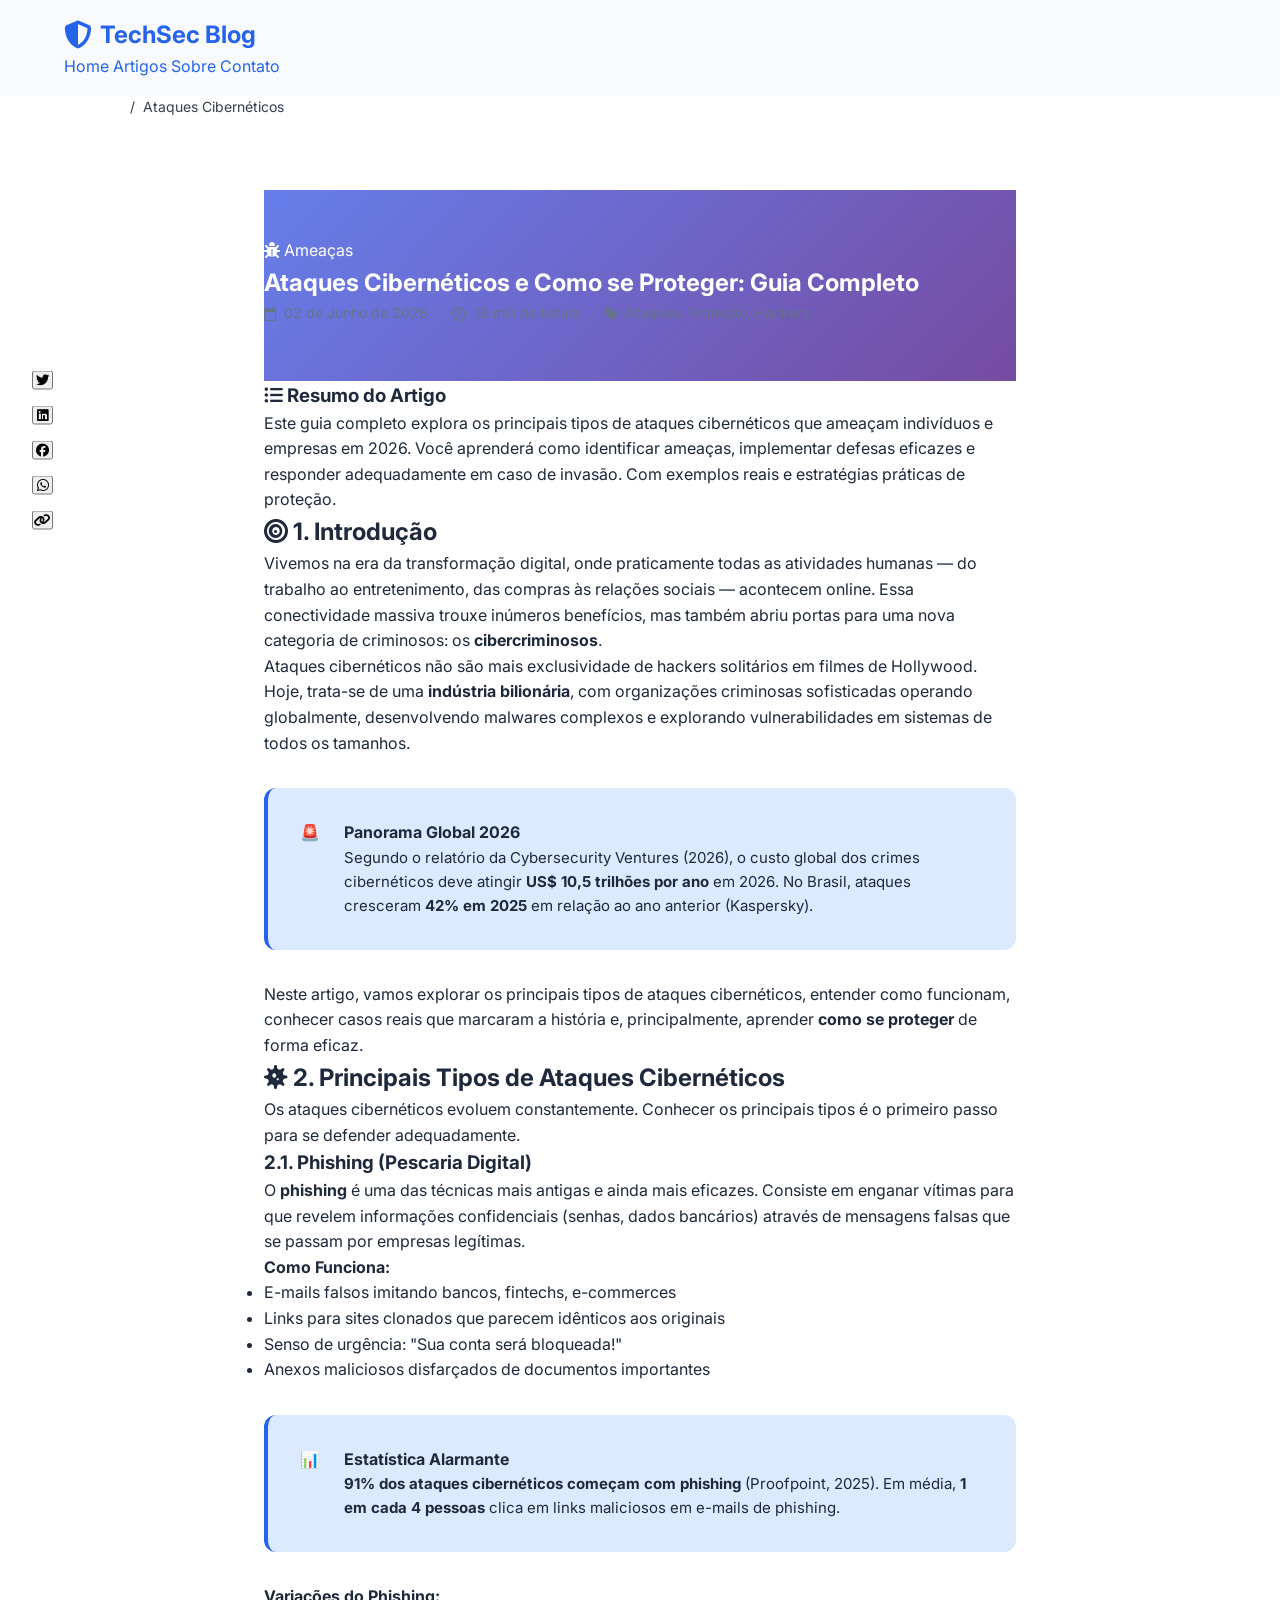
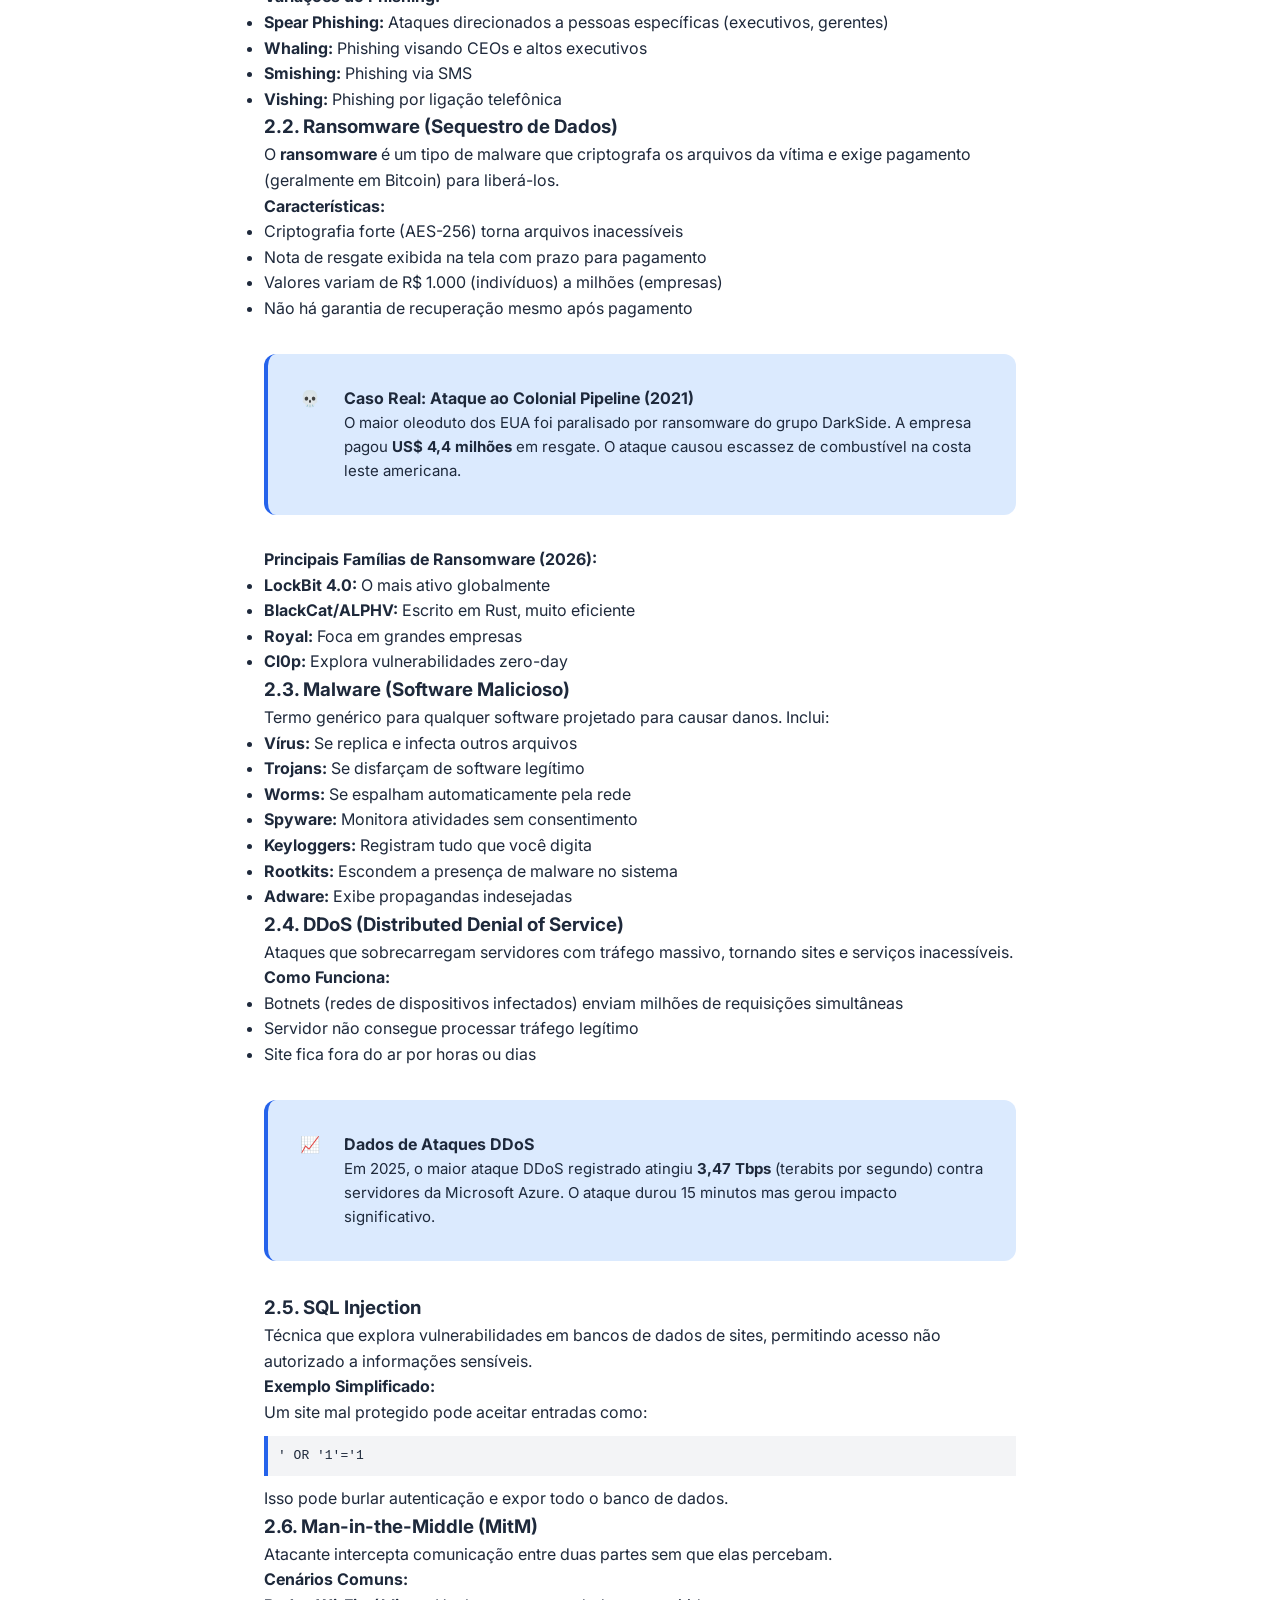
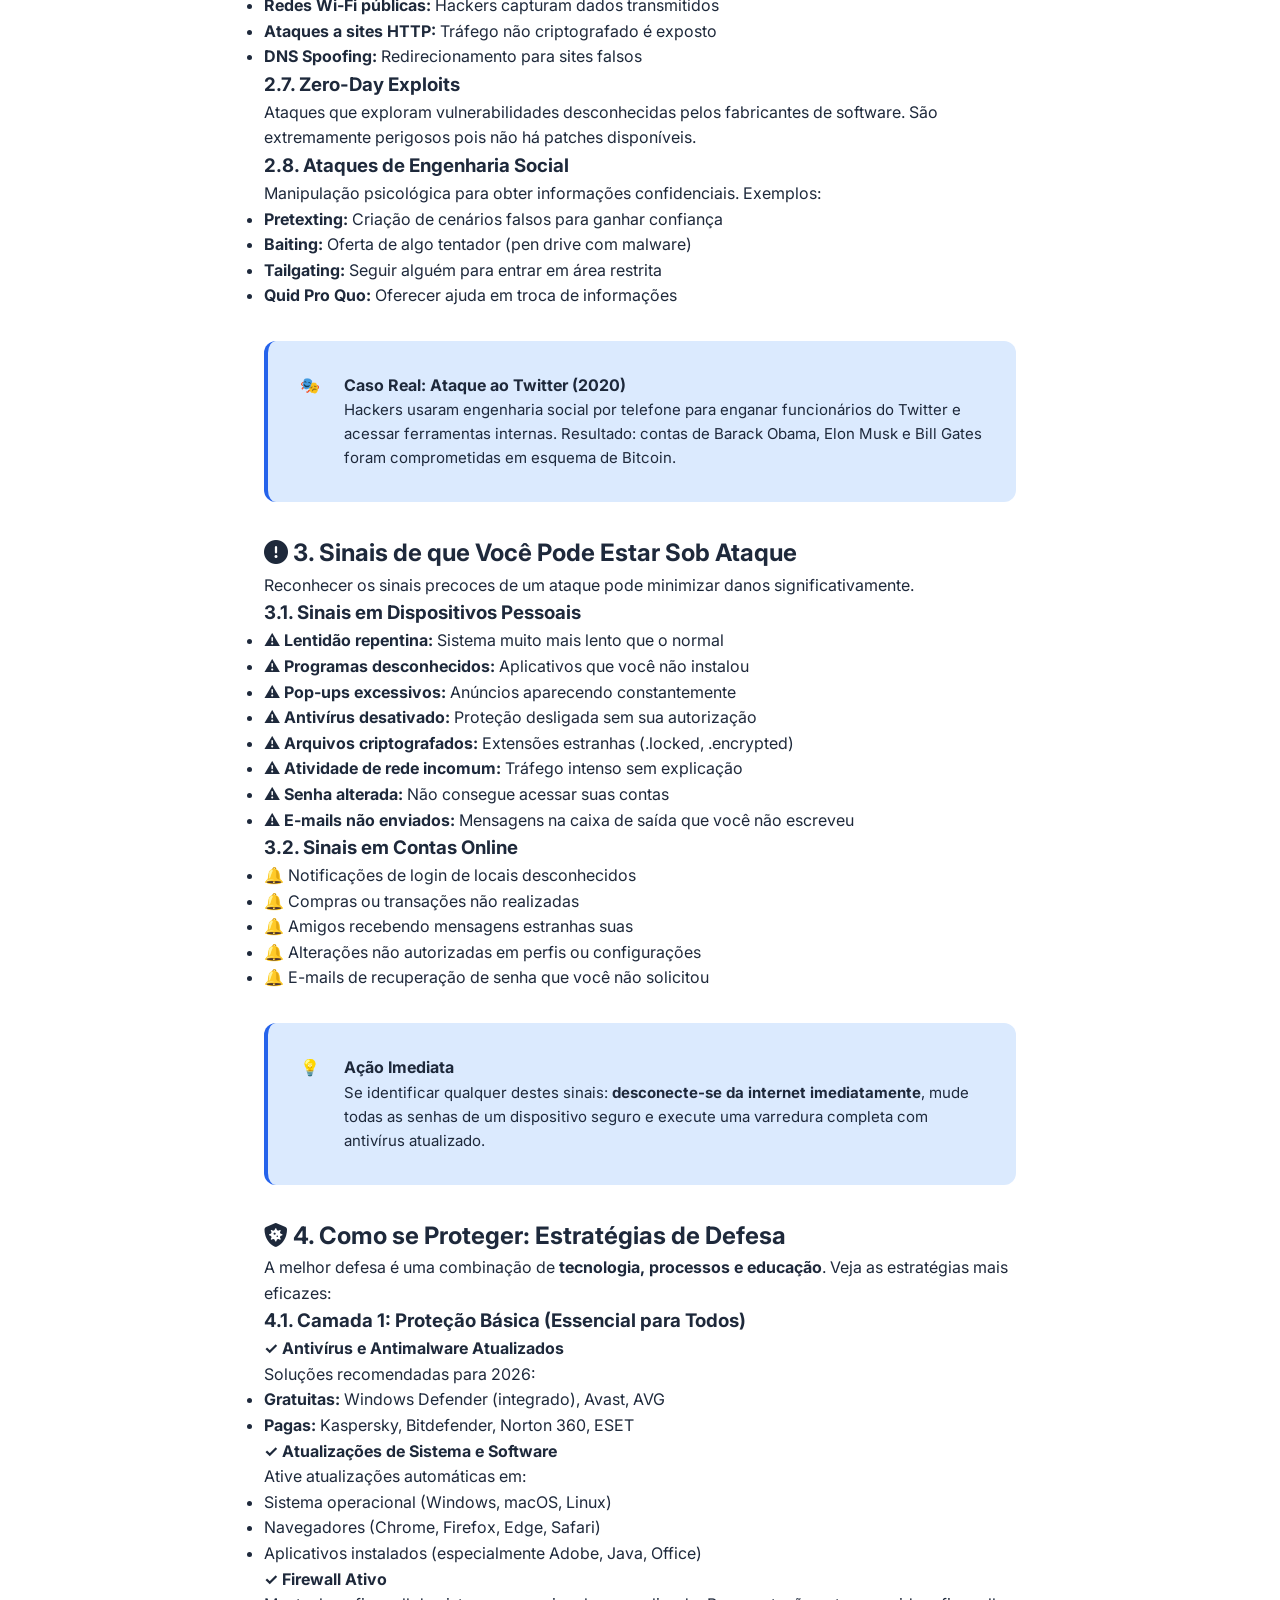
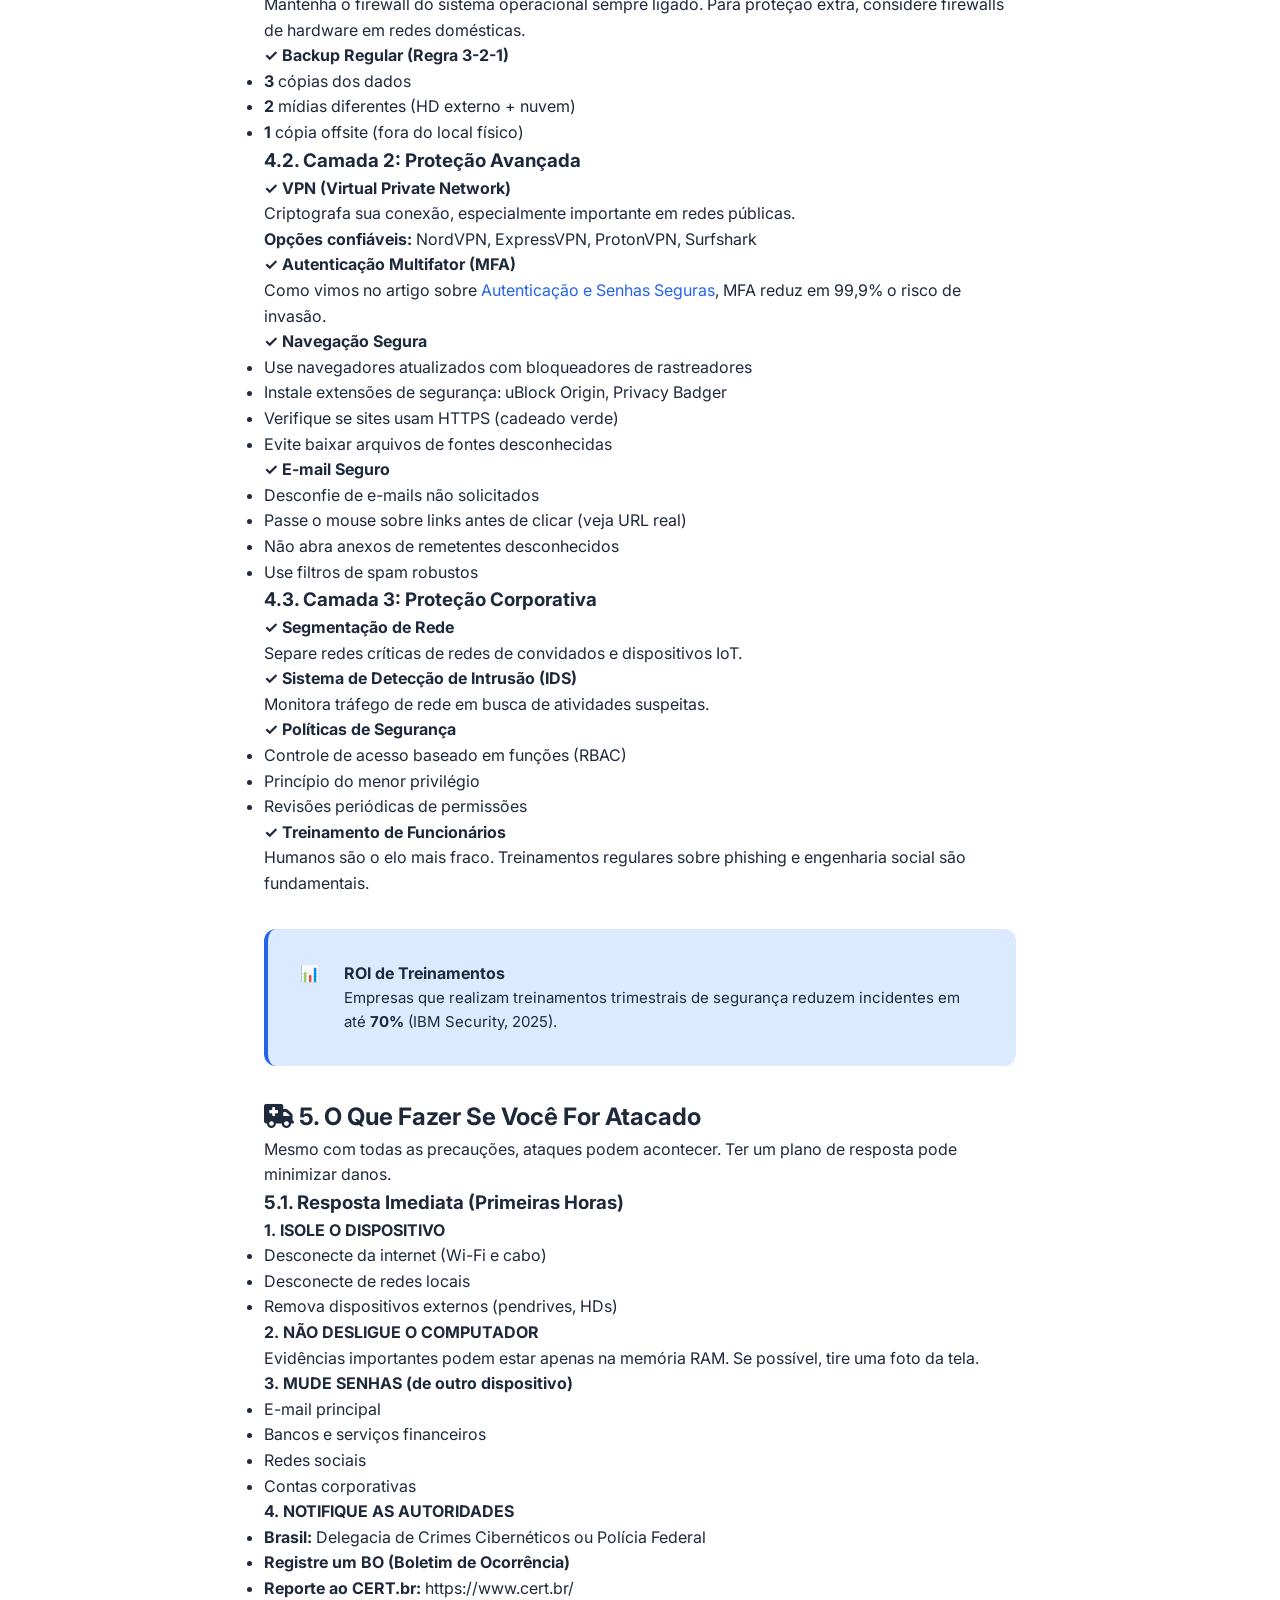
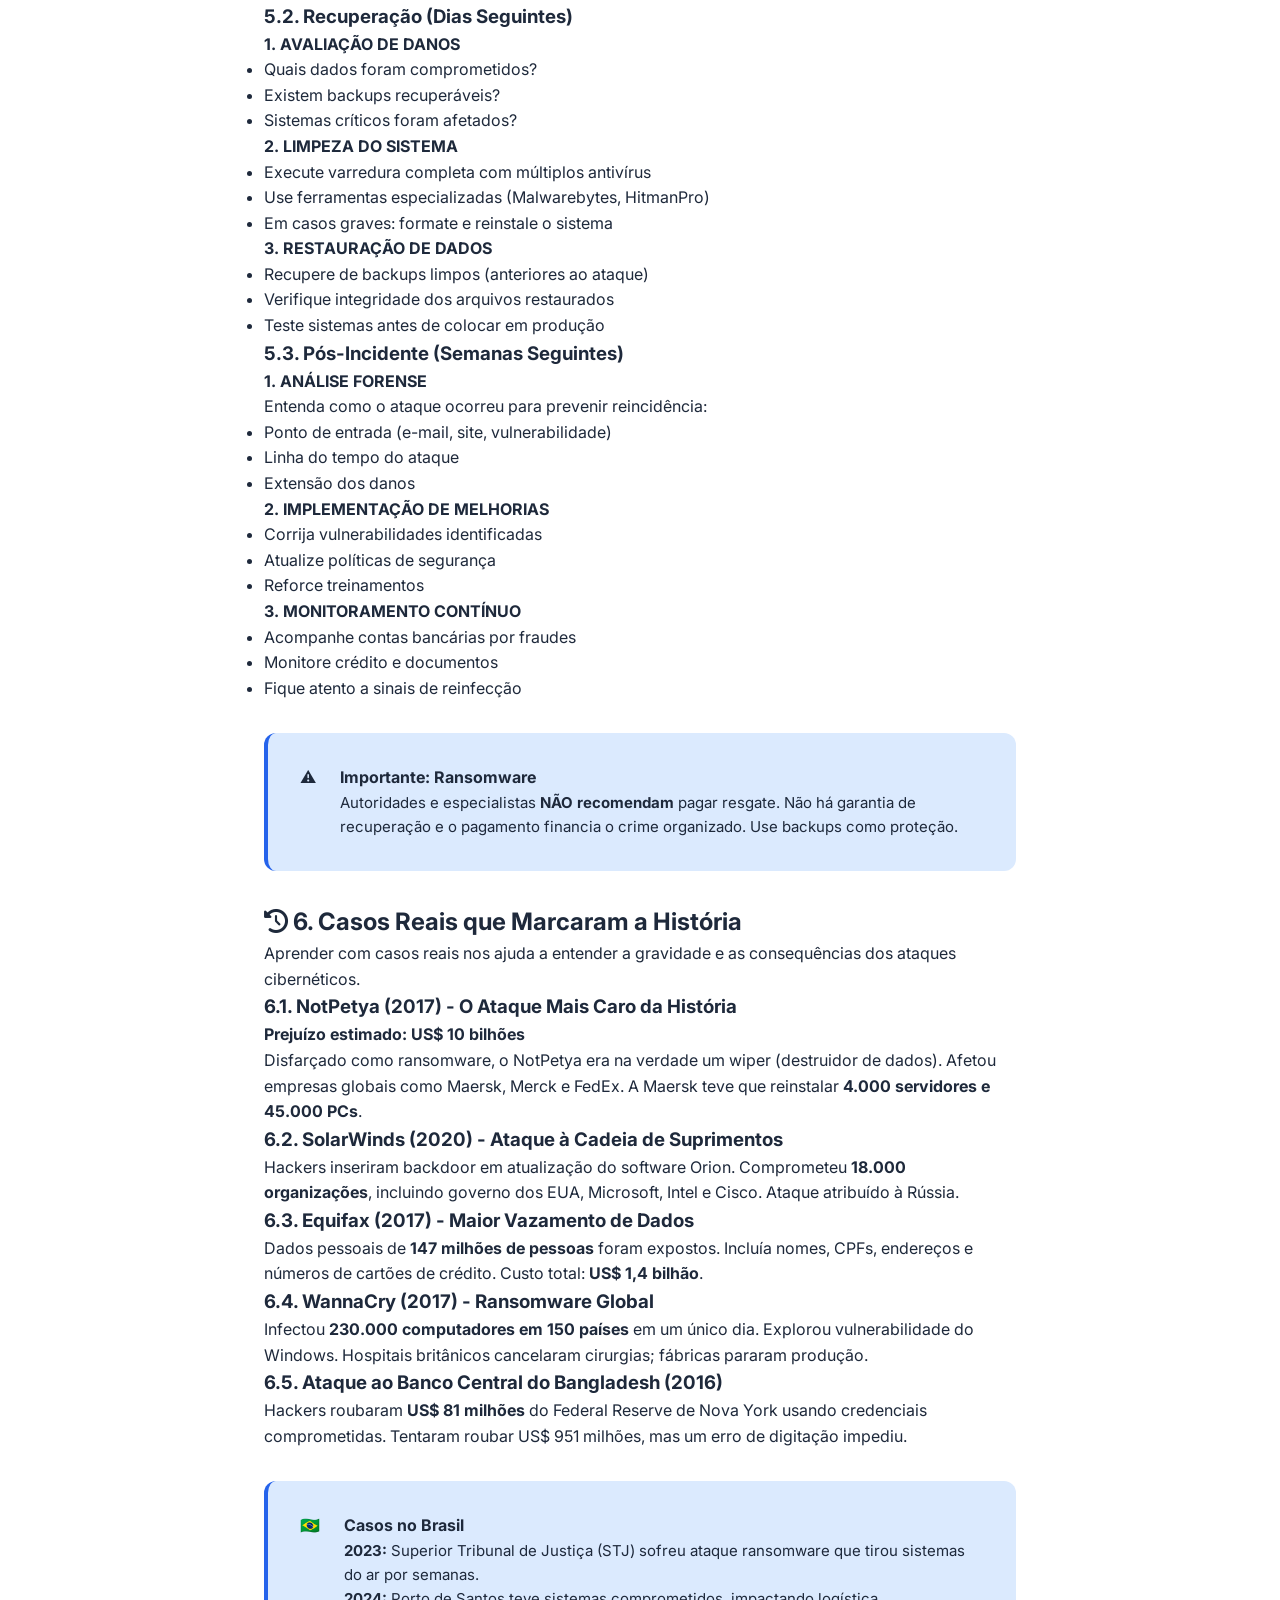
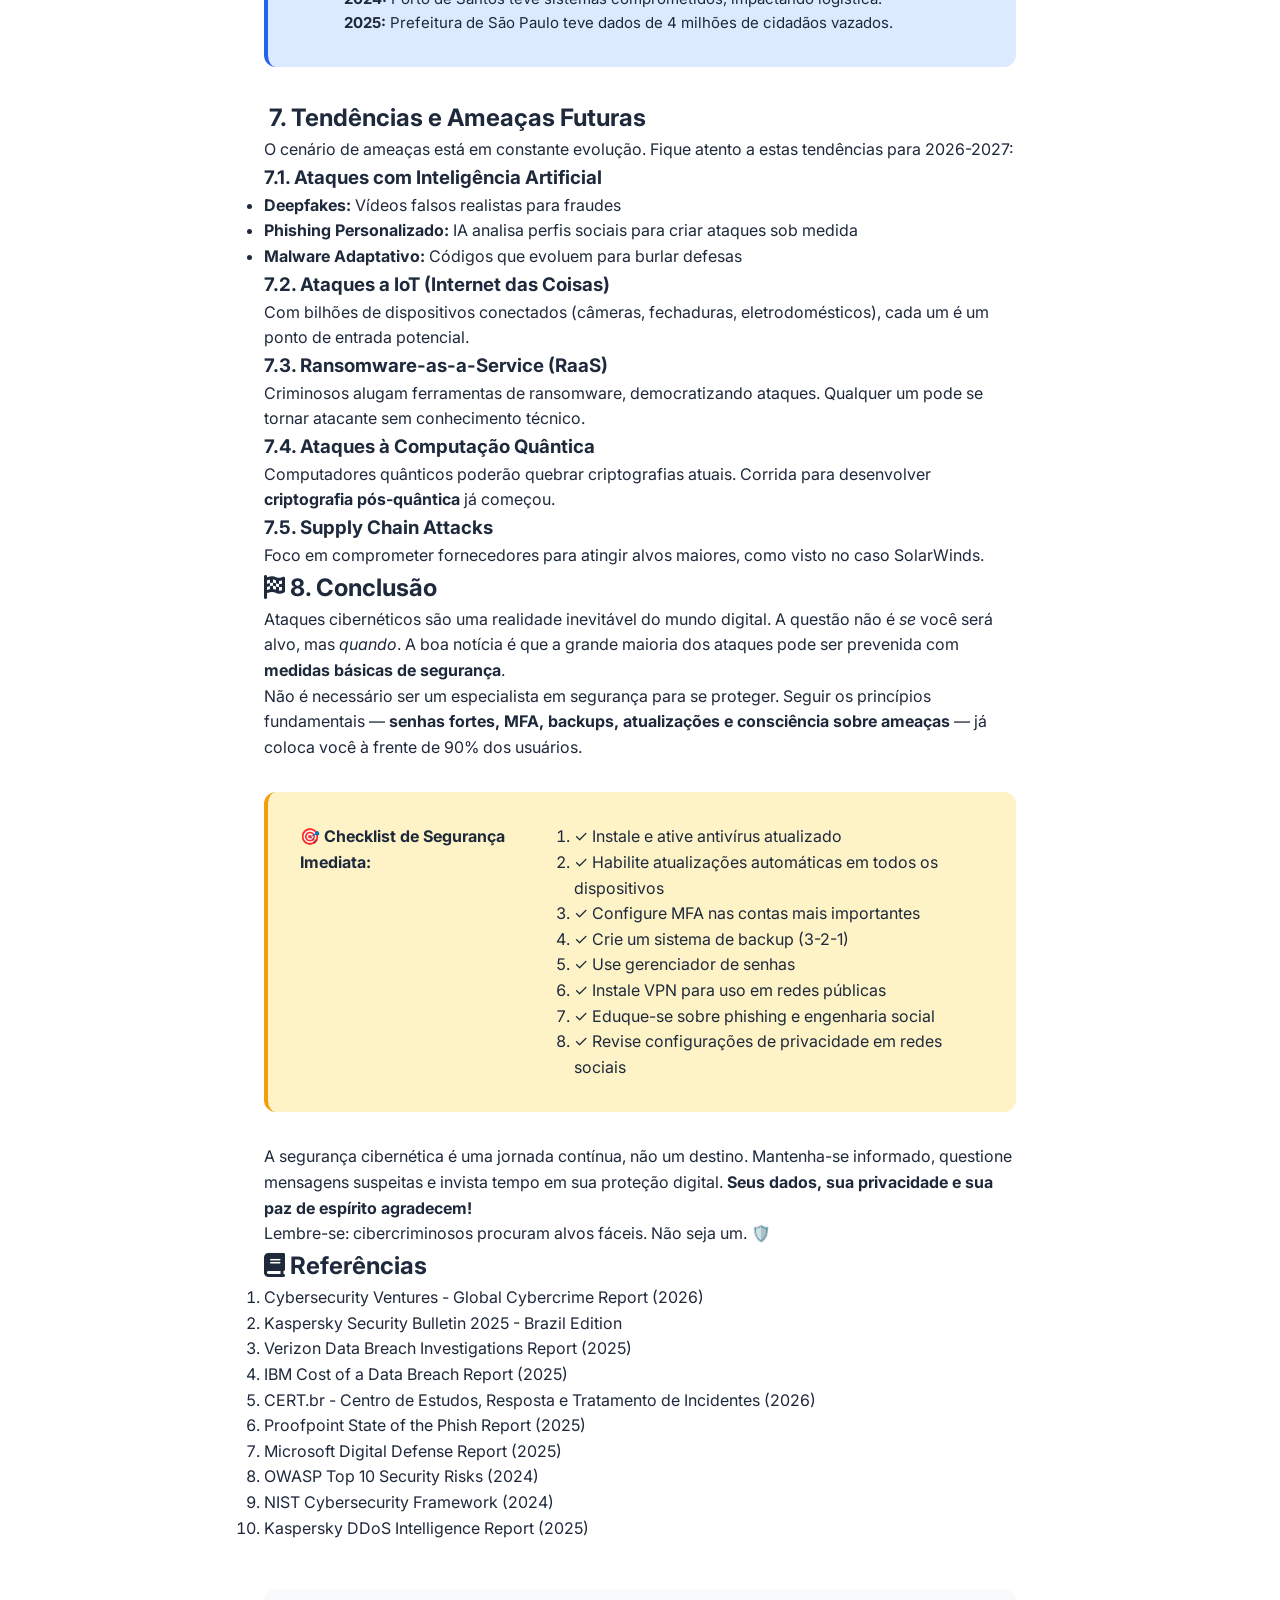
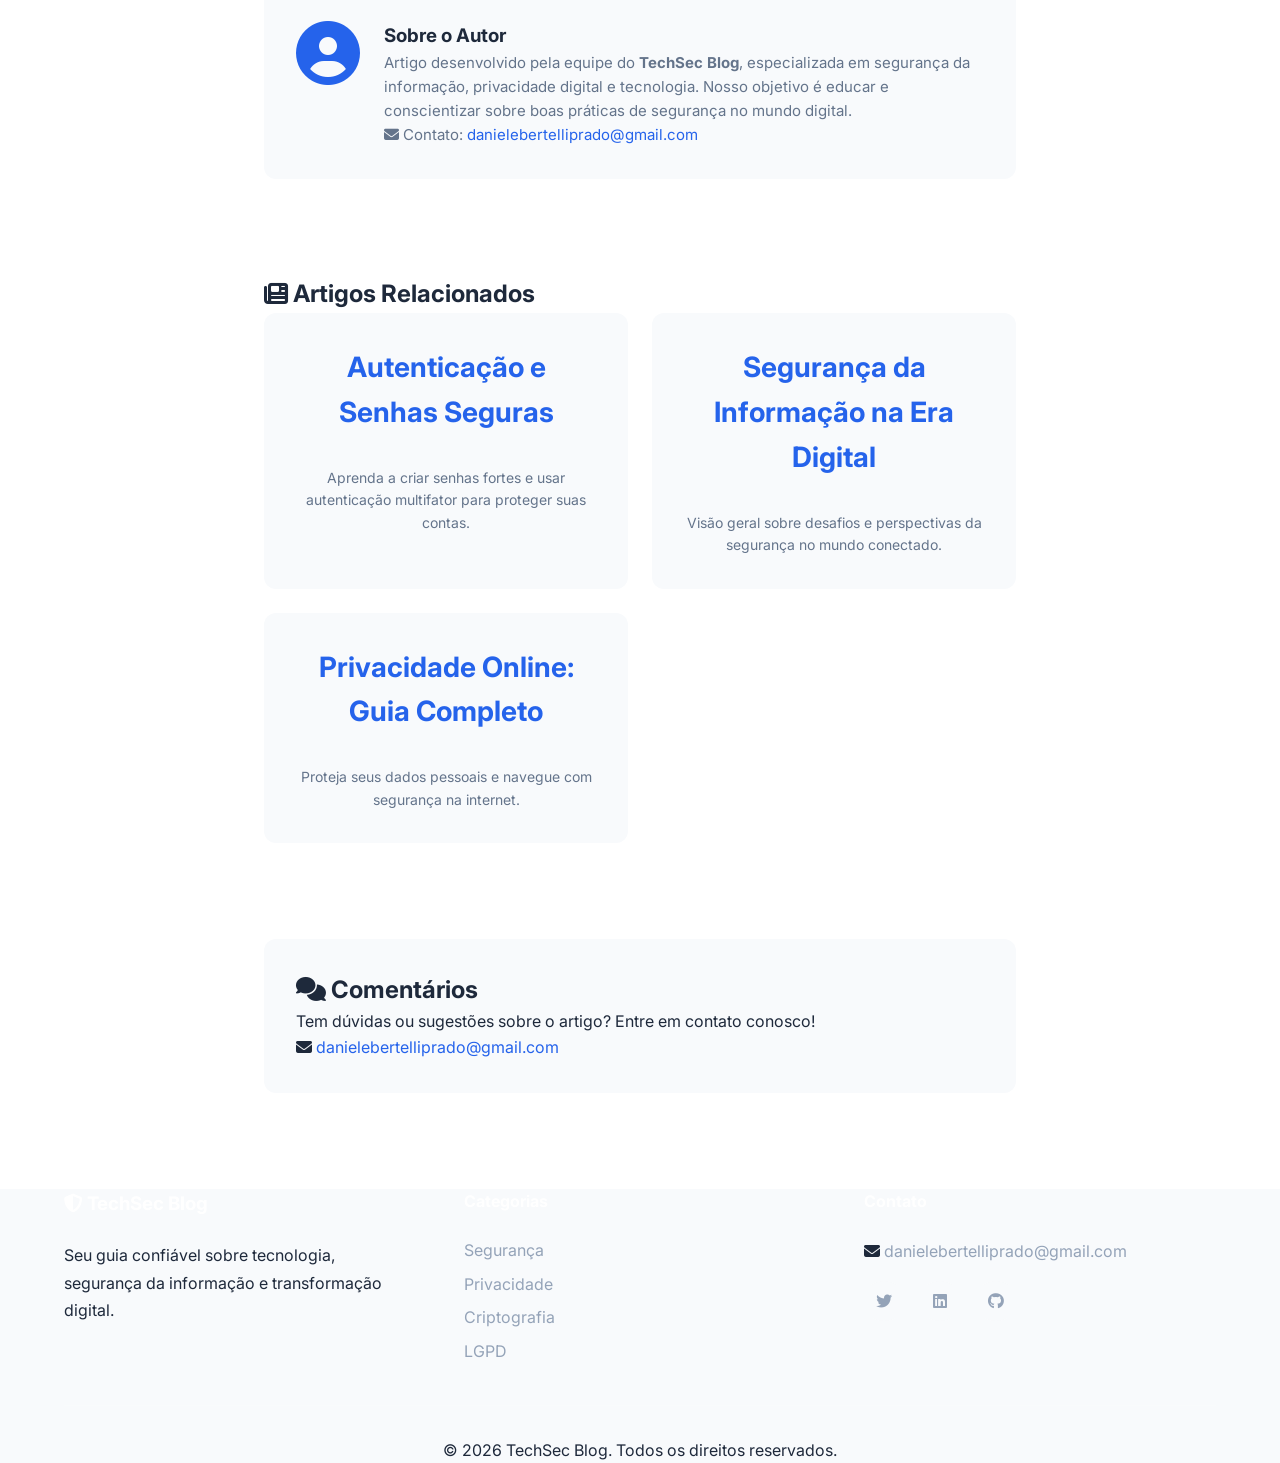
<file: ataques-ciberneticos.html>
<!DOCTYPE html>
<html lang="pt-BR">
<head>
    <meta charset="UTF-8">
    <meta name="viewport" content="width=device-width, initial-scale=1.0">
    <meta name="description" content="Ataques Cibernéticos: conheça os principais tipos de ataques hackers, como se proteger e o que fazer em caso de invasão.">
    <meta name="keywords" content="ataques cibernéticos, hackers, malware, ransomware, DDoS, phishing, proteção">
    <meta name="author" content="TechSec Blog">
    <title>Ataques Cibernéticos e Como se Proteger: Guia Completo | TechSec Blog</title>
    
    <!-- CSS -->
    <link rel="stylesheet" href="css/style.css">
    
    <!-- Google Fonts -->
    <link href="https://fonts.googleapis.com/css2?family=Inter:wght@300;400;500;600;700&family=Merriweather:wght@300;400;700&display=swap" rel="stylesheet">
    
    <!-- Font Awesome -->
    <link rel="stylesheet" href="https://cdn.jsdelivr.net/npm/@fortawesome/fontawesome-free@6.4.0/css/all.min.css">
</head>
<body>
    <!-- Header -->
    <header>
        <div class="container">
            <div class="navbar">
                <div class="logo">
                    <i class="fas fa-shield-alt"></i>
                    <span>TechSec Blog</span>
                </div>
                <nav>
                    <a href="index.html">Home</a>
                    <a href="index.html#artigos">Artigos</a>
                    <a href="index.html#sobre">Sobre</a>
                    <a href="index.html#contato">Contato</a>
                </nav>
                <div class="hamburger">
                    <span></span>
                    <span></span>
                    <span></span>
                </div>
            </div>
        </div>
    </header>

    <!-- Article Content -->
    <main class="article-page">
        <div class="container">
            <!-- Breadcrumb -->
            <div class="breadcrumb">
                <a href="index.html"><i class="fas fa-home"></i> Home</a>
                <span>/</span>
                <span>Ataques Cibernéticos</span>
            </div>

            <article class="article-content">
                <!-- Article Header -->
                <header class="article-header">
                    <div class="article-category">
                        <i class="fas fa-bug"></i> Ameaças
                    </div>
                    <h1>Ataques Cibernéticos e Como se Proteger: Guia Completo</h1>
                    <div class="article-meta">
                        <span><i class="far fa-calendar"></i> 02 de Junho de 2026</span>
                        <span><i class="far fa-clock"></i> 16 min de leitura</span>
                        <span><i class="fas fa-tag"></i> Ataques, Proteção, Hackers</span>
                    </div>
                </header>

                <!-- Share Sidebar -->
                <div class="share-sidebar">
                    <button onclick="shareArticle('twitter')" title="Compartilhar no Twitter">
                        <i class="fab fa-twitter"></i>
                    </button>
                    <button onclick="shareArticle('linkedin')" title="Compartilhar no LinkedIn">
                        <i class="fab fa-linkedin"></i>
                    </button>
                    <button onclick="shareArticle('facebook')" title="Compartilhar no Facebook">
                        <i class="fab fa-facebook"></i>
                    </button>
                    <button onclick="shareArticle('whatsapp')" title="Compartilhar no WhatsApp">
                        <i class="fab fa-whatsapp"></i>
                    </button>
                    <button onclick="copyLink()" title="Copiar link">
                        <i class="fas fa-link"></i>
                    </button>
                </div>

                <!-- Article Summary -->
                <div class="article-summary">
                    <h3><i class="fas fa-list-ul"></i> Resumo do Artigo</h3>
                    <p>Este guia completo explora os principais tipos de ataques cibernéticos que ameaçam indivíduos e empresas em 2026. Você aprenderá como identificar ameaças, implementar defesas eficazes e responder adequadamente em caso de invasão. Com exemplos reais e estratégias práticas de proteção.</p>
                </div>

                <!-- Introduction -->
                <section>
                    <h2><i class="fas fa-bullseye"></i> 1. Introdução</h2>
                    <p>Vivemos na era da transformação digital, onde praticamente todas as atividades humanas — do trabalho ao entretenimento, das compras às relações sociais — acontecem online. Essa conectividade massiva trouxe inúmeros benefícios, mas também abriu portas para uma nova categoria de criminosos: os <strong>cibercriminosos</strong>.</p>
                    
                    <p>Ataques cibernéticos não são mais exclusividade de hackers solitários em filmes de Hollywood. Hoje, trata-se de uma <strong>indústria bilionária</strong>, com organizações criminosas sofisticadas operando globalmente, desenvolvendo malwares complexos e explorando vulnerabilidades em sistemas de todos os tamanhos.</p>

                    <div class="info-box info-box-danger">
                        <div class="info-box-icon">🚨</div>
                        <div class="info-box-content">
                            <h4>Panorama Global 2026</h4>
                            <p>Segundo o relatório da Cybersecurity Ventures (2026), o custo global dos crimes cibernéticos deve atingir <strong>US$ 10,5 trilhões por ano</strong> em 2026. No Brasil, ataques cresceram <strong>42% em 2025</strong> em relação ao ano anterior (Kaspersky).</p>
                        </div>
                    </div>

                    <p>Neste artigo, vamos explorar os principais tipos de ataques cibernéticos, entender como funcionam, conhecer casos reais que marcaram a história e, principalmente, aprender <strong>como se proteger</strong> de forma eficaz.</p>
                </section>

                <!-- Types of Attacks -->
                <section>
                    <h2><i class="fas fa-virus"></i> 2. Principais Tipos de Ataques Cibernéticos</h2>
                    
                    <p>Os ataques cibernéticos evoluem constantemente. Conhecer os principais tipos é o primeiro passo para se defender adequadamente.</p>

                    <h3>2.1. Phishing (Pescaria Digital)</h3>
                    <p>O <strong>phishing</strong> é uma das técnicas mais antigas e ainda mais eficazes. Consiste em enganar vítimas para que revelem informações confidenciais (senhas, dados bancários) através de mensagens falsas que se passam por empresas legítimas.</p>

                    <h4>Como Funciona:</h4>
                    <ul>
                        <li>E-mails falsos imitando bancos, fintechs, e-commerces</li>
                        <li>Links para sites clonados que parecem idênticos aos originais</li>
                        <li>Senso de urgência: "Sua conta será bloqueada!"</li>
                        <li>Anexos maliciosos disfarçados de documentos importantes</li>
                    </ul>

                    <div class="info-box info-box-warning">
                        <div class="info-box-icon">📊</div>
                        <div class="info-box-content">
                            <h4>Estatística Alarmante</h4>
                            <p><strong>91% dos ataques cibernéticos começam com phishing</strong> (Proofpoint, 2025). Em média, <strong>1 em cada 4 pessoas</strong> clica em links maliciosos em e-mails de phishing.</p>
                        </div>
                    </div>

                    <h4>Variações do Phishing:</h4>
                    <ul>
                        <li><strong>Spear Phishing:</strong> Ataques direcionados a pessoas específicas (executivos, gerentes)</li>
                        <li><strong>Whaling:</strong> Phishing visando CEOs e altos executivos</li>
                        <li><strong>Smishing:</strong> Phishing via SMS</li>
                        <li><strong>Vishing:</strong> Phishing por ligação telefônica</li>
                    </ul>

                    <h3>2.2. Ransomware (Sequestro de Dados)</h3>
                    <p>O <strong>ransomware</strong> é um tipo de malware que criptografa os arquivos da vítima e exige pagamento (geralmente em Bitcoin) para liberá-los.</p>

                    <h4>Características:</h4>
                    <ul>
                        <li>Criptografia forte (AES-256) torna arquivos inacessíveis</li>
                        <li>Nota de resgate exibida na tela com prazo para pagamento</li>
                        <li>Valores variam de R$ 1.000 (indivíduos) a milhões (empresas)</li>
                        <li>Não há garantia de recuperação mesmo após pagamento</li>
                    </ul>

                    <div class="info-box info-box-danger">
                        <div class="info-box-icon">💀</div>
                        <div class="info-box-content">
                            <h4>Caso Real: Ataque ao Colonial Pipeline (2021)</h4>
                            <p>O maior oleoduto dos EUA foi paralisado por ransomware do grupo DarkSide. A empresa pagou <strong>US$ 4,4 milhões</strong> em resgate. O ataque causou escassez de combustível na costa leste americana.</p>
                        </div>
                    </div>

                    <h4>Principais Famílias de Ransomware (2026):</h4>
                    <ul>
                        <li><strong>LockBit 4.0:</strong> O mais ativo globalmente</li>
                        <li><strong>BlackCat/ALPHV:</strong> Escrito em Rust, muito eficiente</li>
                        <li><strong>Royal:</strong> Foca em grandes empresas</li>
                        <li><strong>Cl0p:</strong> Explora vulnerabilidades zero-day</li>
                    </ul>

                    <h3>2.3. Malware (Software Malicioso)</h3>
                    <p>Termo genérico para qualquer software projetado para causar danos. Inclui:</p>

                    <ul>
                        <li><strong>Vírus:</strong> Se replica e infecta outros arquivos</li>
                        <li><strong>Trojans:</strong> Se disfarçam de software legítimo</li>
                        <li><strong>Worms:</strong> Se espalham automaticamente pela rede</li>
                        <li><strong>Spyware:</strong> Monitora atividades sem consentimento</li>
                        <li><strong>Keyloggers:</strong> Registram tudo que você digita</li>
                        <li><strong>Rootkits:</strong> Escondem a presença de malware no sistema</li>
                        <li><strong>Adware:</strong> Exibe propagandas indesejadas</li>
                    </ul>

                    <h3>2.4. DDoS (Distributed Denial of Service)</h3>
                    <p>Ataques que sobrecarregam servidores com tráfego massivo, tornando sites e serviços inacessíveis.</p>

                    <h4>Como Funciona:</h4>
                    <ul>
                        <li>Botnets (redes de dispositivos infectados) enviam milhões de requisições simultâneas</li>
                        <li>Servidor não consegue processar tráfego legítimo</li>
                        <li>Site fica fora do ar por horas ou dias</li>
                    </ul>

                    <div class="info-box info-box-info">
                        <div class="info-box-icon">📈</div>
                        <div class="info-box-content">
                            <h4>Dados de Ataques DDoS</h4>
                            <p>Em 2025, o maior ataque DDoS registrado atingiu <strong>3,47 Tbps</strong> (terabits por segundo) contra servidores da Microsoft Azure. O ataque durou 15 minutos mas gerou impacto significativo.</p>
                        </div>
                    </div>

                    <h3>2.5. SQL Injection</h3>
                    <p>Técnica que explora vulnerabilidades em bancos de dados de sites, permitindo acesso não autorizado a informações sensíveis.</p>

                    <h4>Exemplo Simplificado:</h4>
                    <p>Um site mal protegido pode aceitar entradas como:</p>
                    <code style="background: #f3f4f6; padding: 10px; display: block; margin: 10px 0; border-left: 4px solid var(--primary-color);">
                        ' OR '1'='1
                    </code>
                    <p>Isso pode burlar autenticação e expor todo o banco de dados.</p>

                    <h3>2.6. Man-in-the-Middle (MitM)</h3>
                    <p>Atacante intercepta comunicação entre duas partes sem que elas percebam.</p>

                    <h4>Cenários Comuns:</h4>
                    <ul>
                        <li><strong>Redes Wi-Fi públicas:</strong> Hackers capturam dados transmitidos</li>
                        <li><strong>Ataques a sites HTTP:</strong> Tráfego não criptografado é exposto</li>
                        <li><strong>DNS Spoofing:</strong> Redirecionamento para sites falsos</li>
                    </ul>

                    <h3>2.7. Zero-Day Exploits</h3>
                    <p>Ataques que exploram vulnerabilidades desconhecidas pelos fabricantes de software. São extremamente perigosos pois não há patches disponíveis.</p>

                    <h3>2.8. Ataques de Engenharia Social</h3>
                    <p>Manipulação psicológica para obter informações confidenciais. Exemplos:</p>
                    <ul>
                        <li><strong>Pretexting:</strong> Criação de cenários falsos para ganhar confiança</li>
                        <li><strong>Baiting:</strong> Oferta de algo tentador (pen drive com malware)</li>
                        <li><strong>Tailgating:</strong> Seguir alguém para entrar em área restrita</li>
                        <li><strong>Quid Pro Quo:</strong> Oferecer ajuda em troca de informações</li>
                    </ul>

                    <div class="info-box info-box-warning">
                        <div class="info-box-icon">🎭</div>
                        <div class="info-box-content">
                            <h4>Caso Real: Ataque ao Twitter (2020)</h4>
                            <p>Hackers usaram engenharia social por telefone para enganar funcionários do Twitter e acessar ferramentas internas. Resultado: contas de Barack Obama, Elon Musk e Bill Gates foram comprometidas em esquema de Bitcoin.</p>
                        </div>
                    </div>
                </section>

                <!-- Warning Signs -->
                <section>
                    <h2><i class="fas fa-exclamation-circle"></i> 3. Sinais de que Você Pode Estar Sob Ataque</h2>
                    
                    <p>Reconhecer os sinais precoces de um ataque pode minimizar danos significativamente.</p>

                    <h3>3.1. Sinais em Dispositivos Pessoais</h3>
                    <ul>
                        <li>⚠️ <strong>Lentidão repentina:</strong> Sistema muito mais lento que o normal</li>
                        <li>⚠️ <strong>Programas desconhecidos:</strong> Aplicativos que você não instalou</li>
                        <li>⚠️ <strong>Pop-ups excessivos:</strong> Anúncios aparecendo constantemente</li>
                        <li>⚠️ <strong>Antivírus desativado:</strong> Proteção desligada sem sua autorização</li>
                        <li>⚠️ <strong>Arquivos criptografados:</strong> Extensões estranhas (.locked, .encrypted)</li>
                        <li>⚠️ <strong>Atividade de rede incomum:</strong> Tráfego intenso sem explicação</li>
                        <li>⚠️ <strong>Senha alterada:</strong> Não consegue acessar suas contas</li>
                        <li>⚠️ <strong>E-mails não enviados:</strong> Mensagens na caixa de saída que você não escreveu</li>
                    </ul>

                    <h3>3.2. Sinais em Contas Online</h3>
                    <ul>
                        <li>🔔 Notificações de login de locais desconhecidos</li>
                        <li>🔔 Compras ou transações não realizadas</li>
                        <li>🔔 Amigos recebendo mensagens estranhas suas</li>
                        <li>🔔 Alterações não autorizadas em perfis ou configurações</li>
                        <li>🔔 E-mails de recuperação de senha que você não solicitou</li>
                    </ul>

                    <div class="info-box info-box-success">
                        <div class="info-box-icon">💡</div>
                        <div class="info-box-content">
                            <h4>Ação Imediata</h4>
                            <p>Se identificar qualquer destes sinais: <strong>desconecte-se da internet imediatamente</strong>, mude todas as senhas de um dispositivo seguro e execute uma varredura completa com antivírus atualizado.</p>
                        </div>
                    </div>
                </section>

                <!-- Protection Strategies -->
                <section>
                    <h2><i class="fas fa-shield-virus"></i> 4. Como se Proteger: Estratégias de Defesa</h2>
                    
                    <p>A melhor defesa é uma combinação de <strong>tecnologia, processos e educação</strong>. Veja as estratégias mais eficazes:</p>

                    <h3>4.1. Camada 1: Proteção Básica (Essencial para Todos)</h3>

                    <h4>✓ Antivírus e Antimalware Atualizados</h4>
                    <p>Soluções recomendadas para 2026:</p>
                    <ul>
                        <li><strong>Gratuitas:</strong> Windows Defender (integrado), Avast, AVG</li>
                        <li><strong>Pagas:</strong> Kaspersky, Bitdefender, Norton 360, ESET</li>
                    </ul>

                    <h4>✓ Atualizações de Sistema e Software</h4>
                    <p>Ative atualizações automáticas em:</p>
                    <ul>
                        <li>Sistema operacional (Windows, macOS, Linux)</li>
                        <li>Navegadores (Chrome, Firefox, Edge, Safari)</li>
                        <li>Aplicativos instalados (especialmente Adobe, Java, Office)</li>
                    </ul>

                    <h4>✓ Firewall Ativo</h4>
                    <p>Mantenha o firewall do sistema operacional sempre ligado. Para proteção extra, considere firewalls de hardware em redes domésticas.</p>

                    <h4>✓ Backup Regular (Regra 3-2-1)</h4>
                    <ul>
                        <li><strong>3</strong> cópias dos dados</li>
                        <li><strong>2</strong> mídias diferentes (HD externo + nuvem)</li>
                        <li><strong>1</strong> cópia offsite (fora do local físico)</li>
                    </ul>

                    <h3>4.2. Camada 2: Proteção Avançada</h3>

                    <h4>✓ VPN (Virtual Private Network)</h4>
                    <p>Criptografa sua conexão, especialmente importante em redes públicas.</p>
                    <p><strong>Opções confiáveis:</strong> NordVPN, ExpressVPN, ProtonVPN, Surfshark</p>

                    <h4>✓ Autenticação Multifator (MFA)</h4>
                    <p>Como vimos no artigo sobre <a href="autenticacao-senhas.html">Autenticação e Senhas Seguras</a>, MFA reduz em 99,9% o risco de invasão.</p>

                    <h4>✓ Navegação Segura</h4>
                    <ul>
                        <li>Use navegadores atualizados com bloqueadores de rastreadores</li>
                        <li>Instale extensões de segurança: uBlock Origin, Privacy Badger</li>
                        <li>Verifique se sites usam HTTPS (cadeado verde)</li>
                        <li>Evite baixar arquivos de fontes desconhecidas</li>
                    </ul>

                    <h4>✓ E-mail Seguro</h4>
                    <ul>
                        <li>Desconfie de e-mails não solicitados</li>
                        <li>Passe o mouse sobre links antes de clicar (veja URL real)</li>
                        <li>Não abra anexos de remetentes desconhecidos</li>
                        <li>Use filtros de spam robustos</li>
                    </ul>

                    <h3>4.3. Camada 3: Proteção Corporativa</h3>

                    <h4>✓ Segmentação de Rede</h4>
                    <p>Separe redes críticas de redes de convidados e dispositivos IoT.</p>

                    <h4>✓ Sistema de Detecção de Intrusão (IDS)</h4>
                    <p>Monitora tráfego de rede em busca de atividades suspeitas.</p>

                    <h4>✓ Políticas de Segurança</h4>
                    <ul>
                        <li>Controle de acesso baseado em funções (RBAC)</li>
                        <li>Princípio do menor privilégio</li>
                        <li>Revisões periódicas de permissões</li>
                    </ul>

                    <h4>✓ Treinamento de Funcionários</h4>
                    <p>Humanos são o elo mais fraco. Treinamentos regulares sobre phishing e engenharia social são fundamentais.</p>

                    <div class="info-box info-box-info">
                        <div class="info-box-icon">📊</div>
                        <div class="info-box-content">
                            <h4>ROI de Treinamentos</h4>
                            <p>Empresas que realizam treinamentos trimestrais de segurança reduzem incidentes em até <strong>70%</strong> (IBM Security, 2025).</p>
                        </div>
                    </div>
                </section>

                <!-- Incident Response -->
                <section>
                    <h2><i class="fas fa-ambulance"></i> 5. O Que Fazer Se Você For Atacado</h2>
                    
                    <p>Mesmo com todas as precauções, ataques podem acontecer. Ter um plano de resposta pode minimizar danos.</p>

                    <h3>5.1. Resposta Imediata (Primeiras Horas)</h3>

                    <h4>1. ISOLE O DISPOSITIVO</h4>
                    <ul>
                        <li>Desconecte da internet (Wi-Fi e cabo)</li>
                        <li>Desconecte de redes locais</li>
                        <li>Remova dispositivos externos (pendrives, HDs)</li>
                    </ul>

                    <h4>2. NÃO DESLIGUE O COMPUTADOR</h4>
                    <p>Evidências importantes podem estar apenas na memória RAM. Se possível, tire uma foto da tela.</p>

                    <h4>3. MUDE SENHAS (de outro dispositivo)</h4>
                    <ul>
                        <li>E-mail principal</li>
                        <li>Bancos e serviços financeiros</li>
                        <li>Redes sociais</li>
                        <li>Contas corporativas</li>
                    </ul>

                    <h4>4. NOTIFIQUE AS AUTORIDADES</h4>
                    <ul>
                        <li><strong>Brasil:</strong> Delegacia de Crimes Cibernéticos ou Polícia Federal</li>
                        <li><strong>Registre um BO (Boletim de Ocorrência)</strong></li>
                        <li><strong>Reporte ao CERT.br:</strong> https://www.cert.br/</li>
                    </ul>

                    <h3>5.2. Recuperação (Dias Seguintes)</h3>

                    <h4>1. AVALIAÇÃO DE DANOS</h4>
                    <ul>
                        <li>Quais dados foram comprometidos?</li>
                        <li>Existem backups recuperáveis?</li>
                        <li>Sistemas críticos foram afetados?</li>
                    </ul>

                    <h4>2. LIMPEZA DO SISTEMA</h4>
                    <ul>
                        <li>Execute varredura completa com múltiplos antivírus</li>
                        <li>Use ferramentas especializadas (Malwarebytes, HitmanPro)</li>
                        <li>Em casos graves: formate e reinstale o sistema</li>
                    </ul>

                    <h4>3. RESTAURAÇÃO DE DADOS</h4>
                    <ul>
                        <li>Recupere de backups limpos (anteriores ao ataque)</li>
                        <li>Verifique integridade dos arquivos restaurados</li>
                        <li>Teste sistemas antes de colocar em produção</li>
                    </ul>

                    <h3>5.3. Pós-Incidente (Semanas Seguintes)</h3>

                    <h4>1. ANÁLISE FORENSE</h4>
                    <p>Entenda como o ataque ocorreu para prevenir reincidência:</p>
                    <ul>
                        <li>Ponto de entrada (e-mail, site, vulnerabilidade)</li>
                        <li>Linha do tempo do ataque</li>
                        <li>Extensão dos danos</li>
                    </ul>

                    <h4>2. IMPLEMENTAÇÃO DE MELHORIAS</h4>
                    <ul>
                        <li>Corrija vulnerabilidades identificadas</li>
                        <li>Atualize políticas de segurança</li>
                        <li>Reforce treinamentos</li>
                    </ul>

                    <h4>3. MONITORAMENTO CONTÍNUO</h4>
                    <ul>
                        <li>Acompanhe contas bancárias por fraudes</li>
                        <li>Monitore crédito e documentos</li>
                        <li>Fique atento a sinais de reinfecção</li>
                    </ul>

                    <div class="info-box info-box-warning">
                        <div class="info-box-icon">⚠️</div>
                        <div class="info-box-content">
                            <h4>Importante: Ransomware</h4>
                            <p>Autoridades e especialistas <strong>NÃO recomendam</strong> pagar resgate. Não há garantia de recuperação e o pagamento financia o crime organizado. Use backups como proteção.</p>
                        </div>
                    </div>
                </section>

                <!-- Real Cases -->
                <section>
                    <h2><i class="fas fa-history"></i> 6. Casos Reais que Marcaram a História</h2>
                    
                    <p>Aprender com casos reais nos ajuda a entender a gravidade e as consequências dos ataques cibernéticos.</p>

                    <h3>6.1. NotPetya (2017) - O Ataque Mais Caro da História</h3>
                    <p><strong>Prejuízo estimado: US$ 10 bilhões</strong></p>
                    <p>Disfarçado como ransomware, o NotPetya era na verdade um wiper (destruidor de dados). Afetou empresas globais como Maersk, Merck e FedEx. A Maersk teve que reinstalar <strong>4.000 servidores e 45.000 PCs</strong>.</p>

                    <h3>6.2. SolarWinds (2020) - Ataque à Cadeia de Suprimentos</h3>
                    <p>Hackers inseriram backdoor em atualização do software Orion. Comprometeu <strong>18.000 organizações</strong>, incluindo governo dos EUA, Microsoft, Intel e Cisco. Ataque atribuído à Rússia.</p>

                    <h3>6.3. Equifax (2017) - Maior Vazamento de Dados</h3>
                    <p>Dados pessoais de <strong>147 milhões de pessoas</strong> foram expostos. Incluía nomes, CPFs, endereços e números de cartões de crédito. Custo total: <strong>US$ 1,4 bilhão</strong>.</p>

                    <h3>6.4. WannaCry (2017) - Ransomware Global</h3>
                    <p>Infectou <strong>230.000 computadores em 150 países</strong> em um único dia. Explorou vulnerabilidade do Windows. Hospitais britânicos cancelaram cirurgias; fábricas pararam produção.</p>

                    <h3>6.5. Ataque ao Banco Central do Bangladesh (2016)</h3>
                    <p>Hackers roubaram <strong>US$ 81 milhões</strong> do Federal Reserve de Nova York usando credenciais comprometidas. Tentaram roubar US$ 951 milhões, mas um erro de digitação impediu.</p>

                    <div class="info-box info-box-danger">
                        <div class="info-box-icon">🇧🇷</div>
                        <div class="info-box-content">
                            <h4>Casos no Brasil</h4>
                            <p><strong>2023:</strong> Superior Tribunal de Justiça (STJ) sofreu ataque ransomware que tirou sistemas do ar por semanas.<br>
                            <strong>2024:</strong> Porto de Santos teve sistemas comprometidos, impactando logística.<br>
                            <strong>2025:</strong> Prefeitura de São Paulo teve dados de 4 milhões de cidadãos vazados.</p>
                        </div>
                    </div>
                </section>

                <!-- Future Trends -->
                <section>
                    <h2><i class="fas fa-crystal-ball"></i> 7. Tendências e Ameaças Futuras</h2>
                    
                    <p>O cenário de ameaças está em constante evolução. Fique atento a estas tendências para 2026-2027:</p>

                    <h3>7.1. Ataques com Inteligência Artificial</h3>
                    <ul>
                        <li><strong>Deepfakes:</strong> Vídeos falsos realistas para fraudes</li>
                        <li><strong>Phishing Personalizado:</strong> IA analisa perfis sociais para criar ataques sob medida</li>
                        <li><strong>Malware Adaptativo:</strong> Códigos que evoluem para burlar defesas</li>
                    </ul>

                    <h3>7.2. Ataques a IoT (Internet das Coisas)</h3>
                    <p>Com bilhões de dispositivos conectados (câmeras, fechaduras, eletrodomésticos), cada um é um ponto de entrada potencial.</p>

                    <h3>7.3. Ransomware-as-a-Service (RaaS)</h3>
                    <p>Criminosos alugam ferramentas de ransomware, democratizando ataques. Qualquer um pode se tornar atacante sem conhecimento técnico.</p>

                    <h3>7.4. Ataques à Computação Quântica</h3>
                    <p>Computadores quânticos poderão quebrar criptografias atuais. Corrida para desenvolver <strong>criptografia pós-quântica</strong> já começou.</p>

                    <h3>7.5. Supply Chain Attacks</h3>
                    <p>Foco em comprometer fornecedores para atingir alvos maiores, como visto no caso SolarWinds.</p>
                </section>

                <!-- Conclusion -->
                <section>
                    <h2><i class="fas fa-flag-checkered"></i> 8. Conclusão</h2>
                    
                    <p>Ataques cibernéticos são uma realidade inevitável do mundo digital. A questão não é <em>se</em> você será alvo, mas <em>quando</em>. A boa notícia é que a grande maioria dos ataques pode ser prevenida com <strong>medidas básicas de segurança</strong>.</p>

                    <p>Não é necessário ser um especialista em segurança para se proteger. Seguir os princípios fundamentais — <strong>senhas fortes, MFA, backups, atualizações e consciência sobre ameaças</strong> — já coloca você à frente de 90% dos usuários.</p>

                    <div class="highlight-box">
                        <h4>🎯 Checklist de Segurança Imediata:</h4>
                        <ol>
                            <li>✓ Instale e ative antivírus atualizado</li>
                            <li>✓ Habilite atualizações automáticas em todos os dispositivos</li>
                            <li>✓ Configure MFA nas contas mais importantes</li>
                            <li>✓ Crie um sistema de backup (3-2-1)</li>
                            <li>✓ Use gerenciador de senhas</li>
                            <li>✓ Instale VPN para uso em redes públicas</li>
                            <li>✓ Eduque-se sobre phishing e engenharia social</li>
                            <li>✓ Revise configurações de privacidade em redes sociais</li>
                        </ol>
                    </div>

                    <p>A segurança cibernética é uma jornada contínua, não um destino. Mantenha-se informado, questione mensagens suspeitas e invista tempo em sua proteção digital. <strong>Seus dados, sua privacidade e sua paz de espírito agradecem!</strong></p>

                    <p>Lembre-se: cibercriminosos procuram alvos fáceis. Não seja um. 🛡️</p>
                </section>

                <!-- References -->
                <section>
                    <h2><i class="fas fa-book"></i> Referências</h2>
                    <ol>
                        <li>Cybersecurity Ventures - Global Cybercrime Report (2026)</li>
                        <li>Kaspersky Security Bulletin 2025 - Brazil Edition</li>
                        <li>Verizon Data Breach Investigations Report (2025)</li>
                        <li>IBM Cost of a Data Breach Report (2025)</li>
                        <li>CERT.br - Centro de Estudos, Resposta e Tratamento de Incidentes (2026)</li>
                        <li>Proofpoint State of the Phish Report (2025)</li>
                        <li>Microsoft Digital Defense Report (2025)</li>
                        <li>OWASP Top 10 Security Risks (2024)</li>
                        <li>NIST Cybersecurity Framework (2024)</li>
                        <li>Kaspersky DDoS Intelligence Report (2025)</li>
                    </ol>
                </section>

                <!-- Author Info -->
                <section class="author-info">
                    <div class="author-avatar">
                        <i class="fas fa-user-circle"></i>
                    </div>
                    <div class="author-details">
                        <h3>Sobre o Autor</h3>
                        <p>Artigo desenvolvido pela equipe do <strong>TechSec Blog</strong>, especializada em segurança da informação, privacidade digital e tecnologia. Nosso objetivo é educar e conscientizar sobre boas práticas de segurança no mundo digital.</p>
                        <p><i class="fas fa-envelope"></i> Contato: <a href="mailto:danielebertelliprado@gmail.com">danielebertelliprado@gmail.com</a></p>
                    </div>
                </section>

                <!-- Related Articles -->
                <section class="related-articles">
                    <h2><i class="fas fa-newspaper"></i> Artigos Relacionados</h2>
                    <div class="related-grid">
                        <a href="autenticacao-senhas.html" class="related-card">
                            <div class="related-image" style="background: linear-gradient(135deg, #667eea 0%, #764ba2 100%);"></div>
                            <div class="related-content">
                                <h3>Autenticação e Senhas Seguras</h3>
                                <p>Aprenda a criar senhas fortes e usar autenticação multifator para proteger suas contas.</p>
                            </div>
                        </a>
                        <a href="artigo.html" class="related-card">
                            <div class="related-image" style="background: linear-gradient(135deg, #f093fb 0%, #f5576c 100%);"></div>
                            <div class="related-content">
                                <h3>Segurança da Informação na Era Digital</h3>
                                <p>Visão geral sobre desafios e perspectivas da segurança no mundo conectado.</p>
                            </div>
                        </a>
                        <a href="privacidade.html" class="related-card">
                            <div class="related-image" style="background: linear-gradient(135deg, #4facfe 0%, #00f2fe 100%);"></div>
                            <div class="related-content">
                                <h3>Privacidade Online: Guia Completo</h3>
                                <p>Proteja seus dados pessoais e navegue com segurança na internet.</p>
                            </div>
                        </a>
                    </div>
                </section>

                <!-- Comments Section -->
                <section class="comments-section">
                    <h2><i class="fas fa-comments"></i> Comentários</h2>
                    <p>Tem dúvidas ou sugestões sobre o artigo? Entre em contato conosco!</p>
                    <p><i class="fas fa-envelope"></i> <a href="mailto:danielebertelliprado@gmail.com">danielebertelliprado@gmail.com</a></p>
                </section>
            </article>
        </div>
    </main>

    <!-- Footer -->
    <footer>
        <div class="container">
            <div class="footer-content">
                <div class="footer-section">
                    <h3><i class="fas fa-shield-alt"></i> TechSec Blog</h3>
                    <p>Seu guia confiável sobre tecnologia, segurança da informação e transformação digital.</p>
                </div>
                
                <div class="footer-section">
                    <h4>Categorias</h4>
                    <ul>
                        <li><a href="index.html#artigos">Segurança</a></li>
                        <li><a href="index.html#artigos">Privacidade</a></li>
                        <li><a href="index.html#artigos">Criptografia</a></li>
                        <li><a href="index.html#artigos">LGPD</a></li>
                    </ul>
                </div>
                
                <div class="footer-section">
                    <h4>Contato</h4>
                    <p><i class="fas fa-envelope"></i> <a href="mailto:danielebertelliprado@gmail.com">danielebertelliprado@gmail.com</a></p>
                    <div class="social-links">
                        <a href="#" title="Twitter"><i class="fab fa-twitter"></i></a>
                        <a href="#" title="LinkedIn"><i class="fab fa-linkedin"></i></a>
                        <a href="#" title="GitHub"><i class="fab fa-github"></i></a>
                    </div>
                </div>
            </div>
            
            <div class="footer-bottom">
                <p>&copy; 2026 TechSec Blog. Todos os direitos reservados.</p>
            </div>
        </div>
    </footer>

    <!-- JavaScript -->
    <script src="js/main.js"></script>
</body>
</html>
</file>
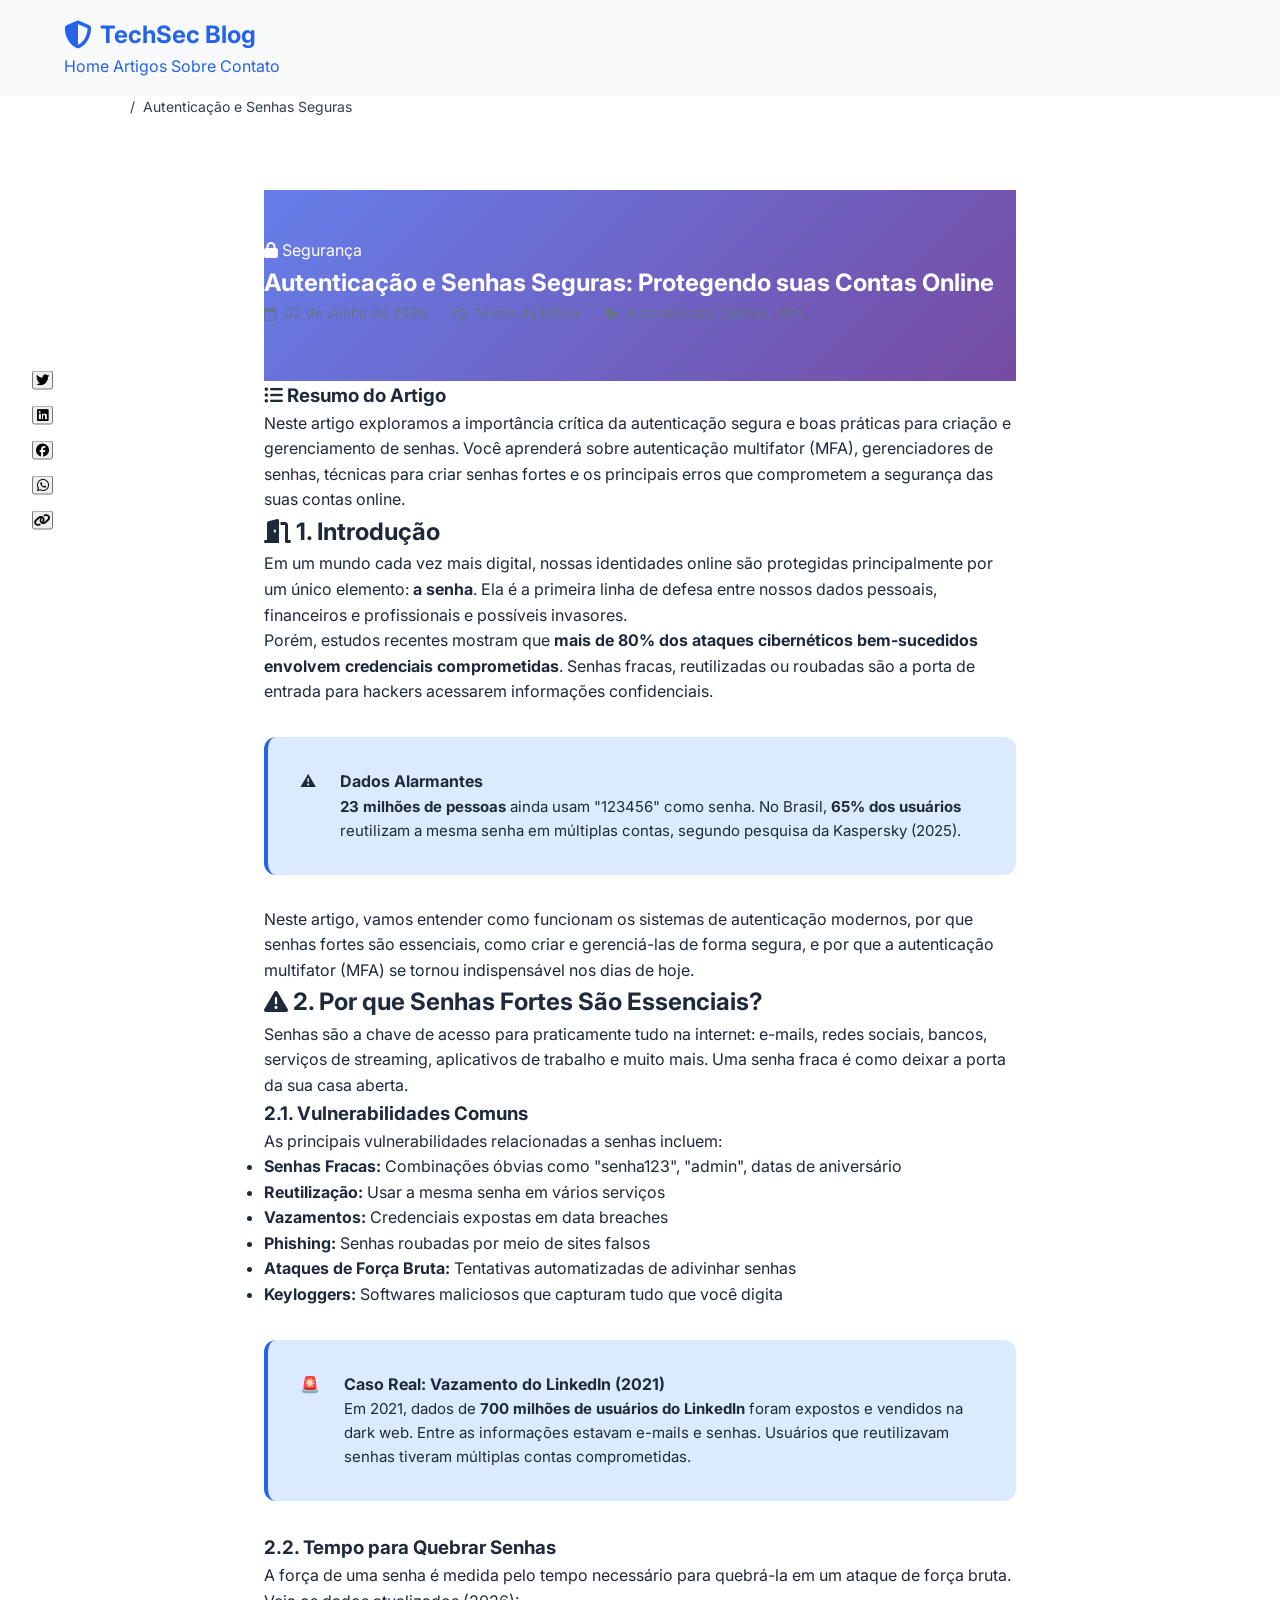
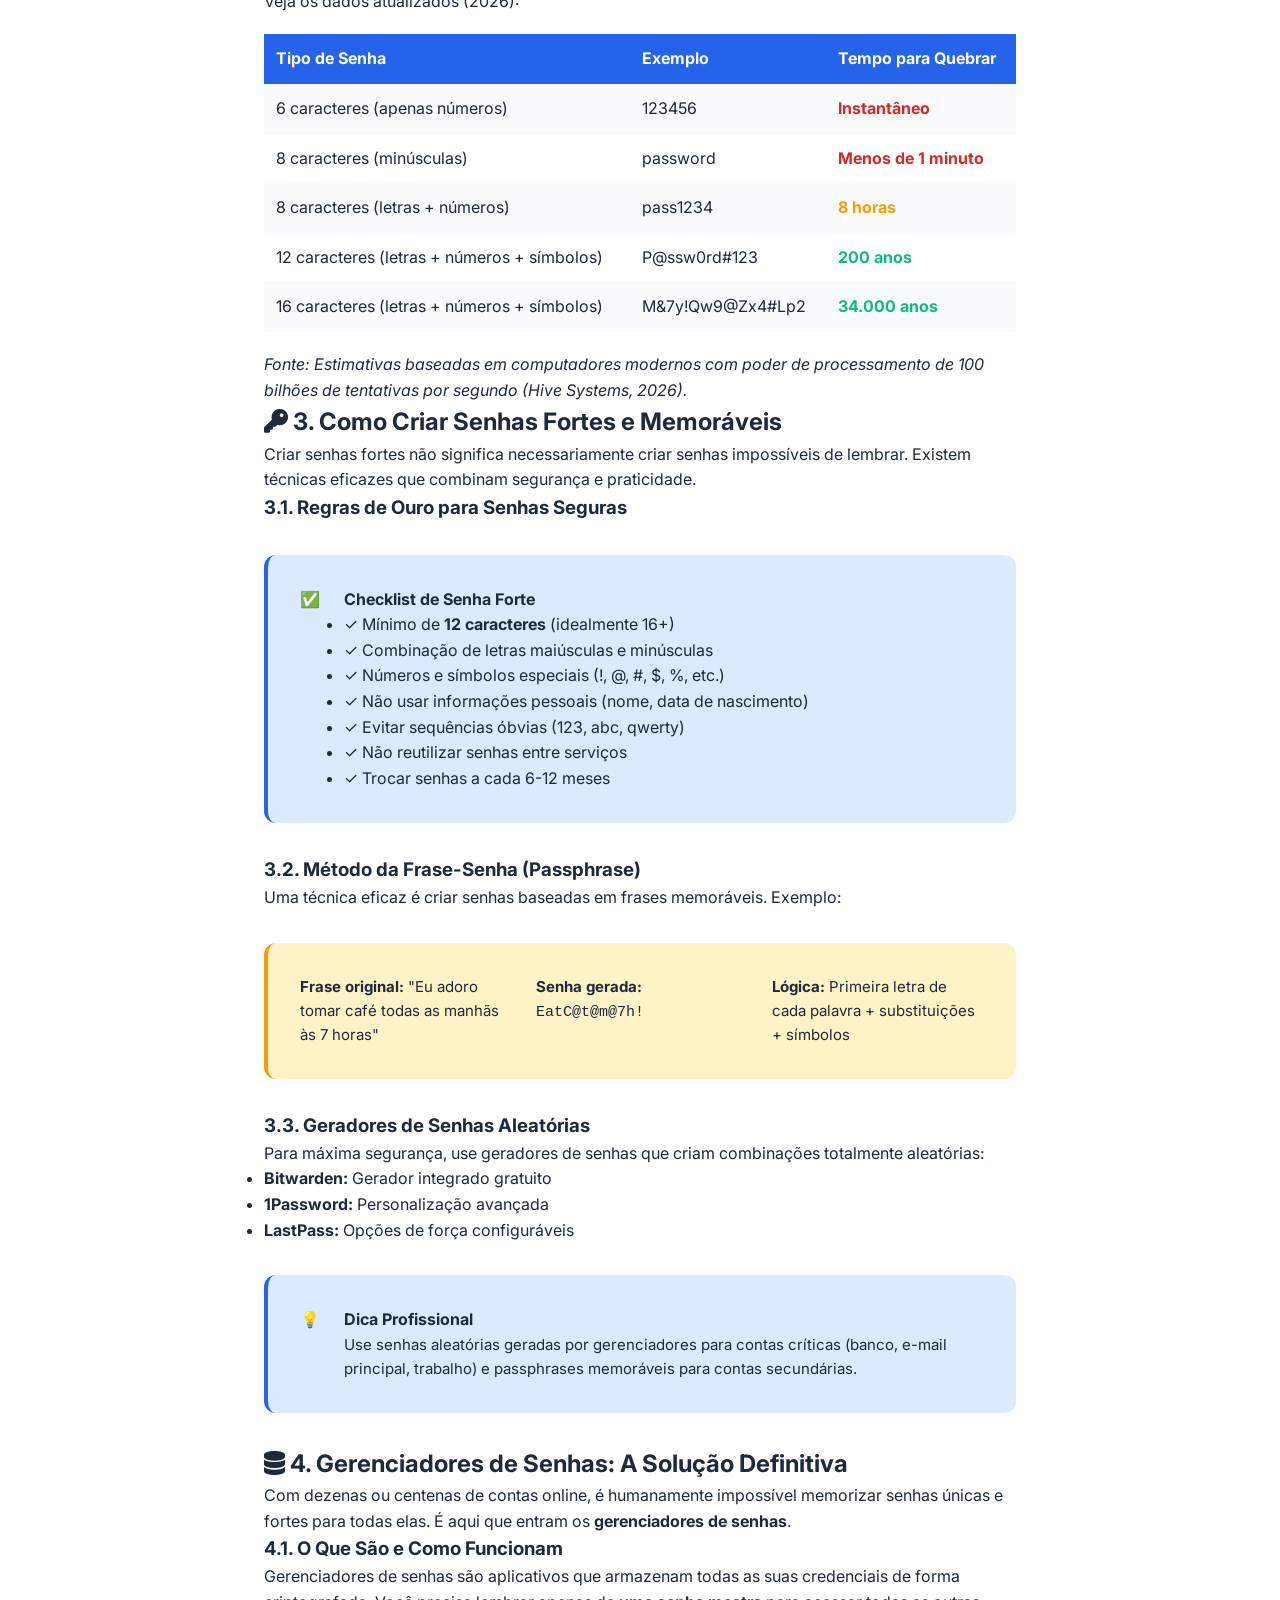
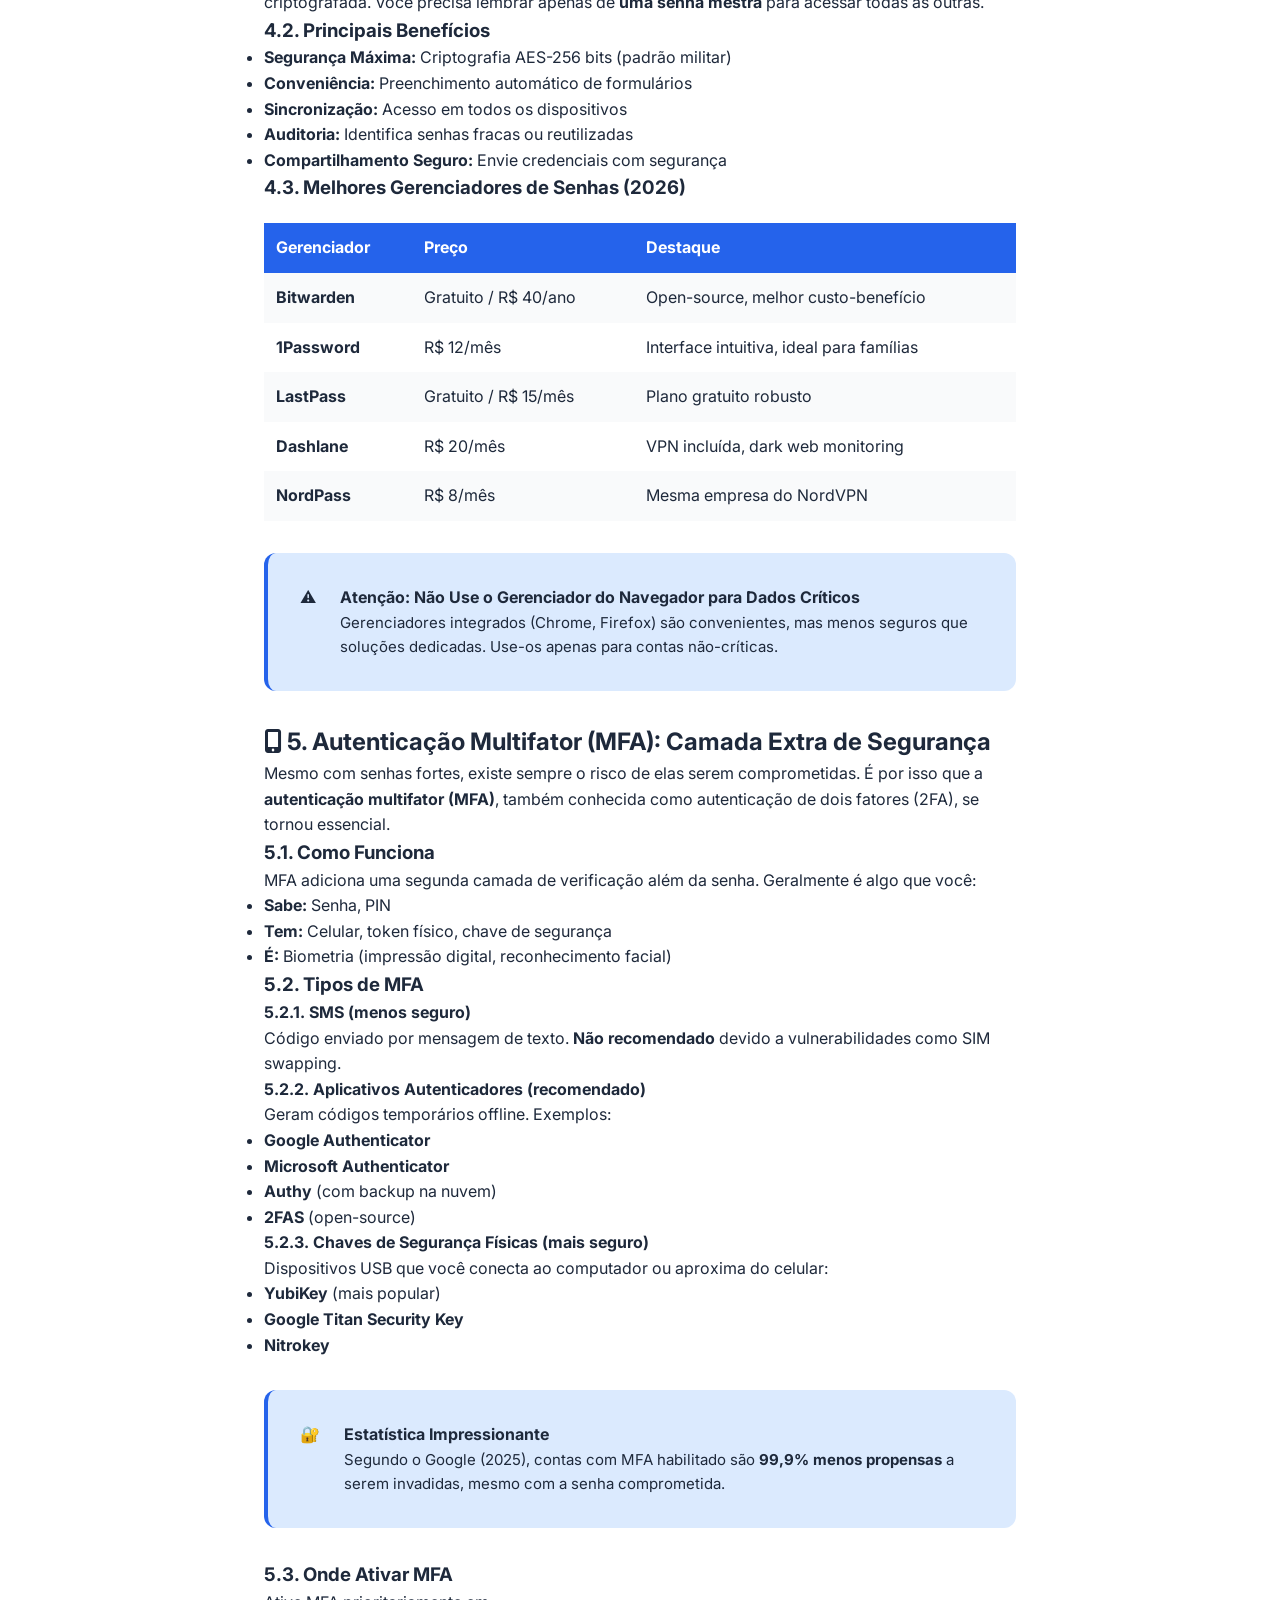
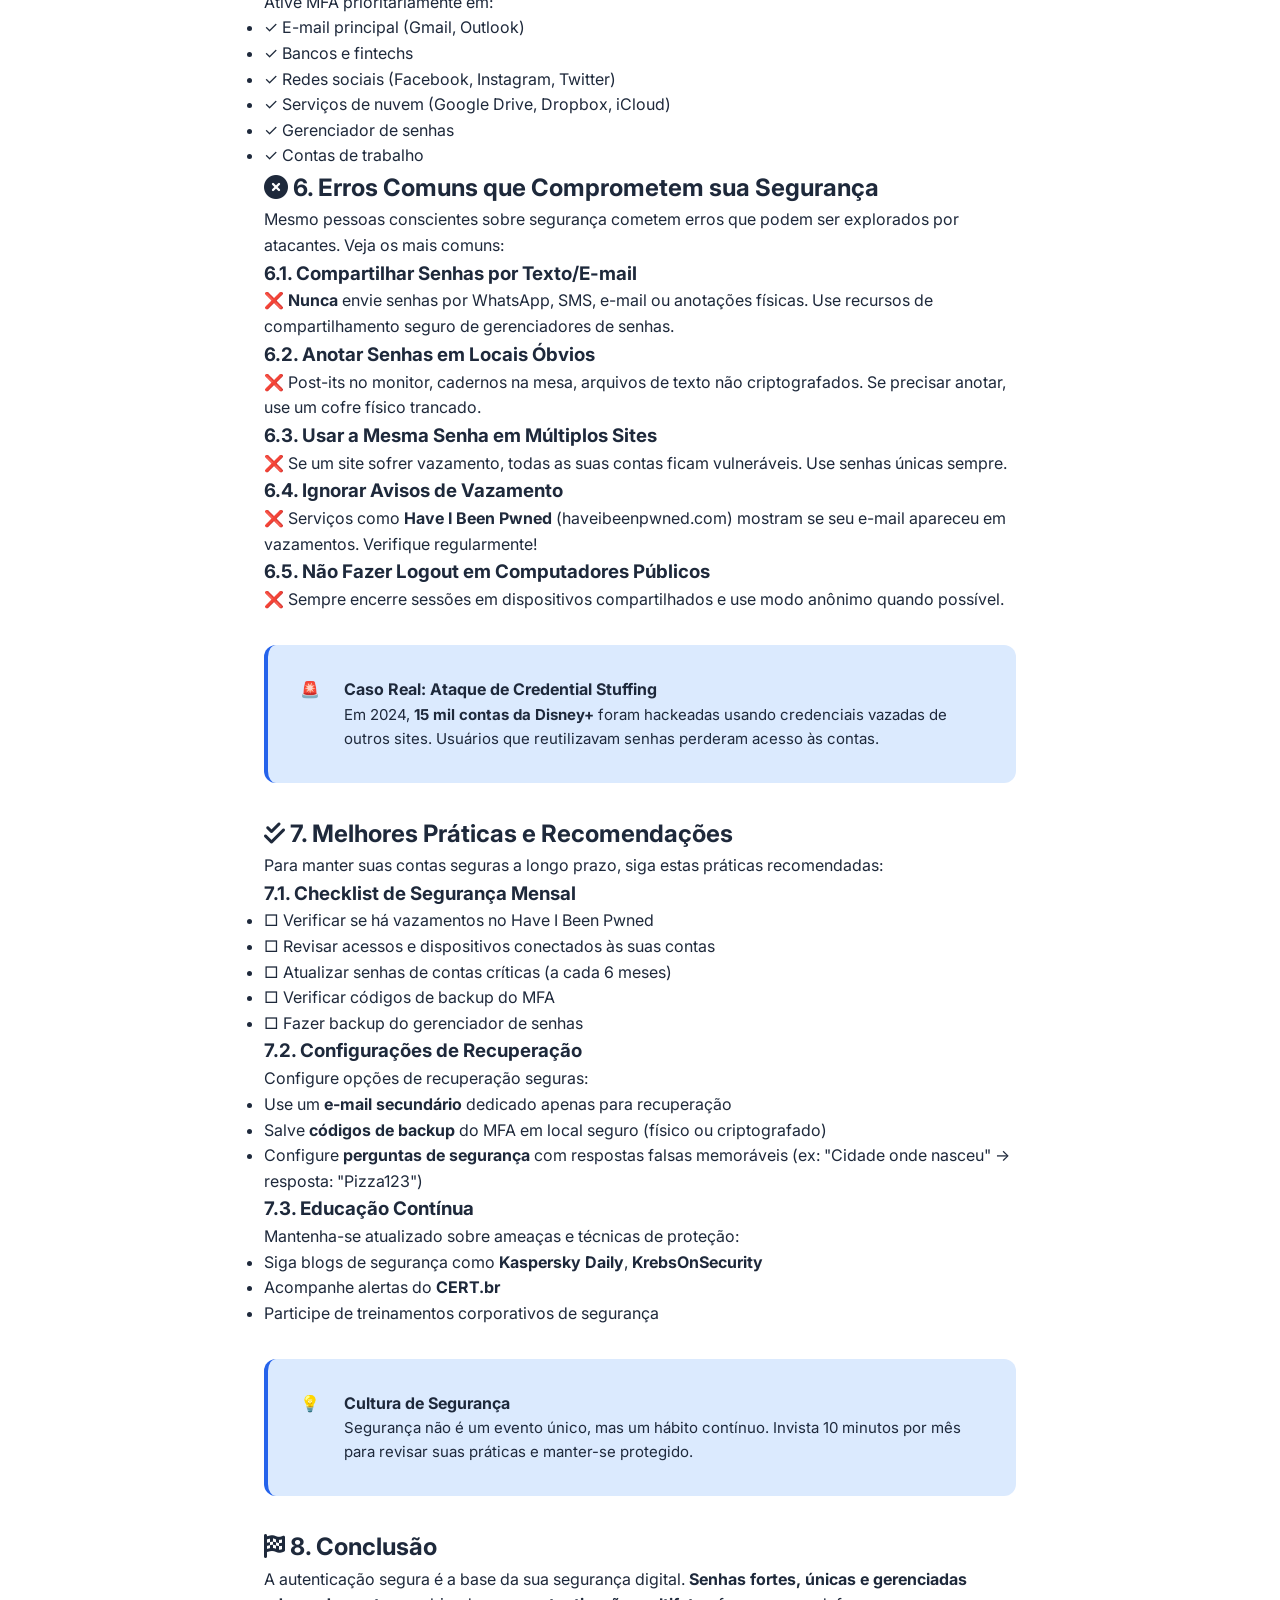
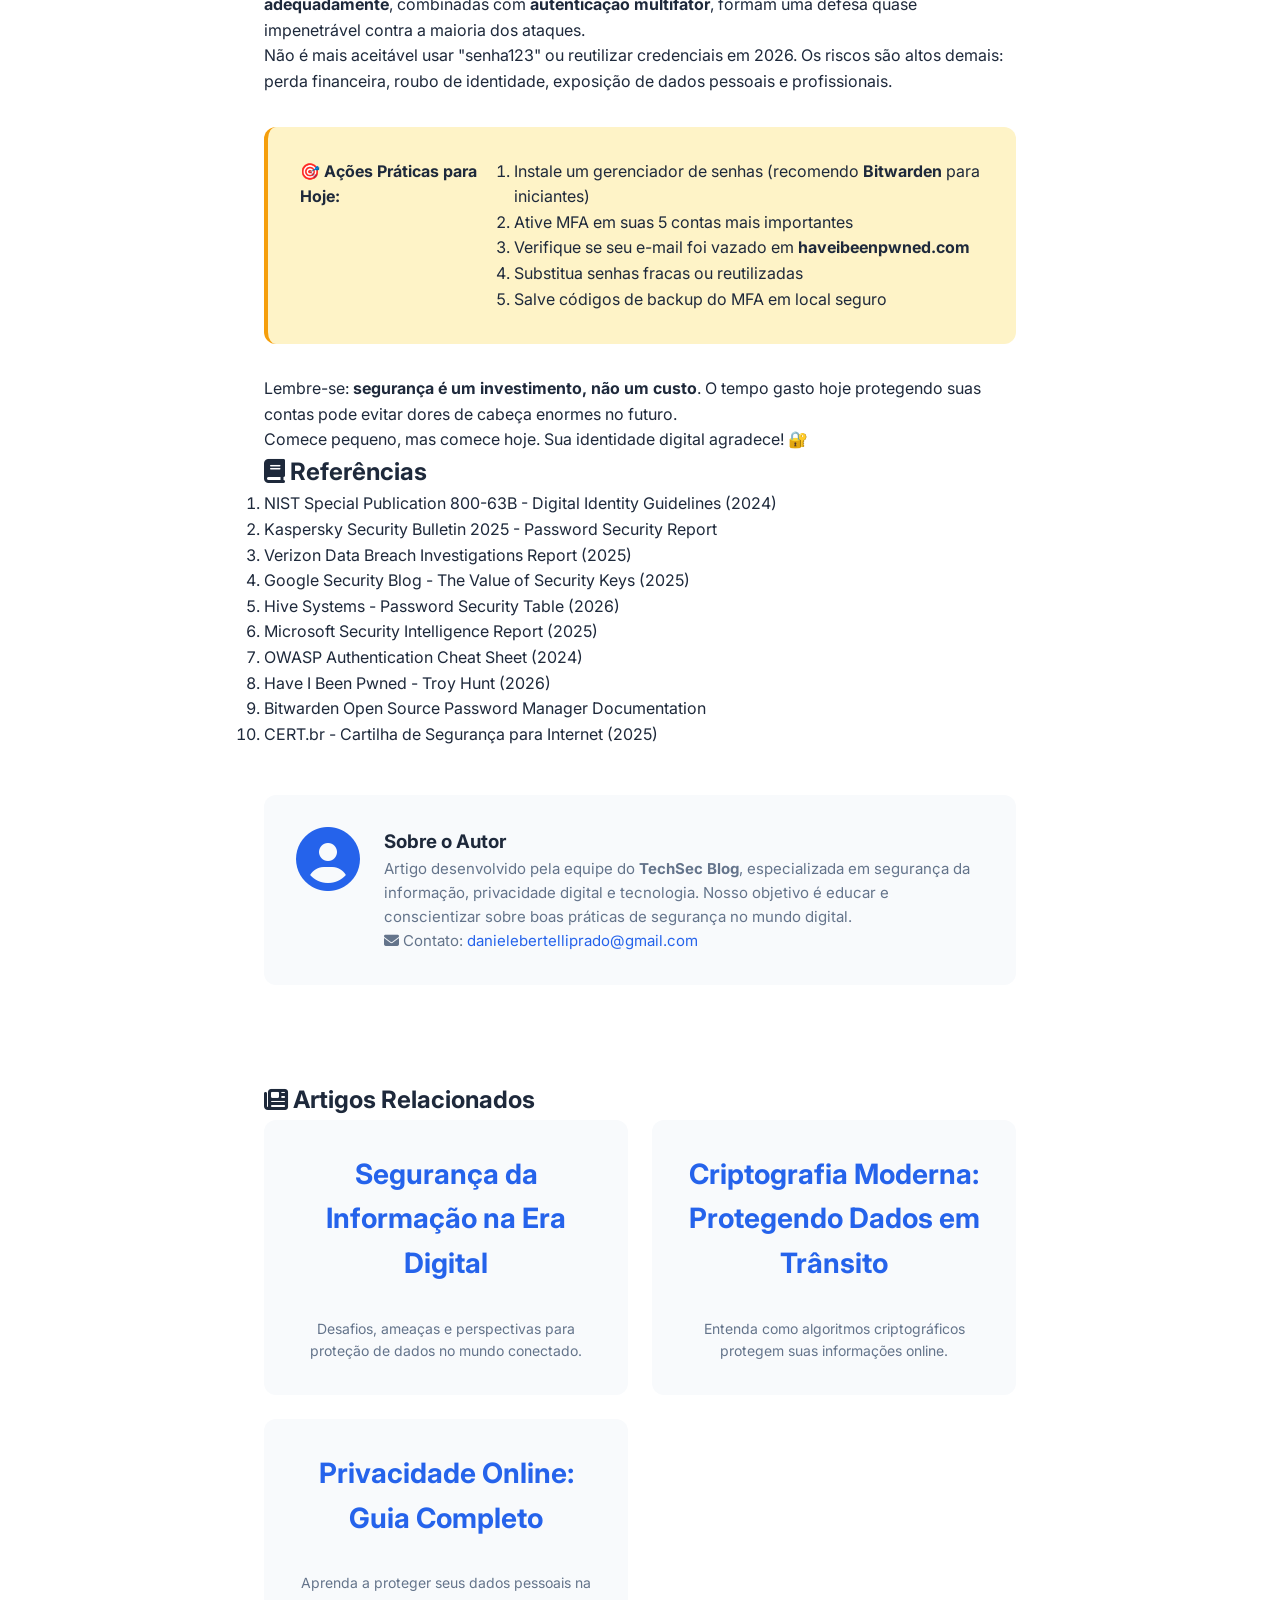
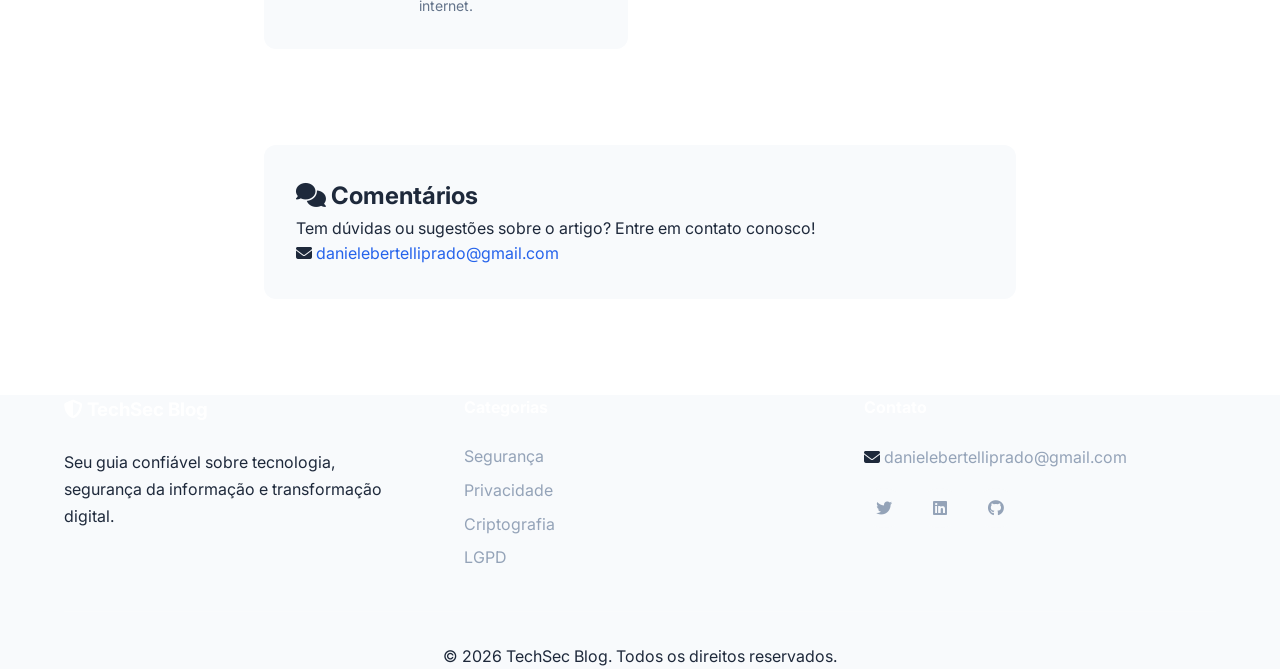
<file: autenticacao-senhas.html>
<!DOCTYPE html>
<html lang="pt-BR">
<head>
    <meta charset="UTF-8">
    <meta name="viewport" content="width=device-width, initial-scale=1.0">
    <meta name="description" content="Autenticação e Senhas Seguras: aprenda a criar senhas fortes, usar autenticação multifator e proteger suas contas online contra acessos não autorizados.">
    <meta name="keywords" content="autenticação, senhas seguras, MFA, 2FA, gerenciador de senhas, segurança de contas">
    <meta name="author" content="TechSec Blog">
    <title>Autenticação e Senhas Seguras: Protegendo suas Contas Online | TechSec Blog</title>
    
    <!-- CSS -->
    <link rel="stylesheet" href="css/style.css">
    
    <!-- Google Fonts -->
    <link href="https://fonts.googleapis.com/css2?family=Inter:wght@300;400;500;600;700&family=Merriweather:wght@300;400;700&display=swap" rel="stylesheet">
    
    <!-- Font Awesome -->
    <link rel="stylesheet" href="https://cdn.jsdelivr.net/npm/@fortawesome/fontawesome-free@6.4.0/css/all.min.css">
</head>
<body>
    <!-- Header -->
    <header>
        <div class="container">
            <div class="navbar">
                <div class="logo">
                    <i class="fas fa-shield-alt"></i>
                    <span>TechSec Blog</span>
                </div>
                <nav>
                    <a href="index.html">Home</a>
                    <a href="index.html#artigos">Artigos</a>
                    <a href="index.html#sobre">Sobre</a>
                    <a href="index.html#contato">Contato</a>
                </nav>
                <div class="hamburger">
                    <span></span>
                    <span></span>
                    <span></span>
                </div>
            </div>
        </div>
    </header>

    <!-- Article Content -->
    <main class="article-page">
        <div class="container">
            <!-- Breadcrumb -->
            <div class="breadcrumb">
                <a href="index.html"><i class="fas fa-home"></i> Home</a>
                <span>/</span>
                <span>Autenticação e Senhas Seguras</span>
            </div>

            <article class="article-content">
                <!-- Article Header -->
                <header class="article-header">
                    <div class="article-category">
                        <i class="fas fa-lock"></i> Segurança
                    </div>
                    <h1>Autenticação e Senhas Seguras: Protegendo suas Contas Online</h1>
                    <div class="article-meta">
                        <span><i class="far fa-calendar"></i> 02 de Junho de 2026</span>
                        <span><i class="far fa-clock"></i> 14 min de leitura</span>
                        <span><i class="fas fa-tag"></i> Autenticação, Senhas, MFA</span>
                    </div>
                </header>

                <!-- Share Sidebar -->
                <div class="share-sidebar">
                    <button onclick="shareArticle('twitter')" title="Compartilhar no Twitter">
                        <i class="fab fa-twitter"></i>
                    </button>
                    <button onclick="shareArticle('linkedin')" title="Compartilhar no LinkedIn">
                        <i class="fab fa-linkedin"></i>
                    </button>
                    <button onclick="shareArticle('facebook')" title="Compartilhar no Facebook">
                        <i class="fab fa-facebook"></i>
                    </button>
                    <button onclick="shareArticle('whatsapp')" title="Compartilhar no WhatsApp">
                        <i class="fab fa-whatsapp"></i>
                    </button>
                    <button onclick="copyLink()" title="Copiar link">
                        <i class="fas fa-link"></i>
                    </button>
                </div>

                <!-- Article Summary -->
                <div class="article-summary">
                    <h3><i class="fas fa-list-ul"></i> Resumo do Artigo</h3>
                    <p>Neste artigo exploramos a importância crítica da autenticação segura e boas práticas para criação e gerenciamento de senhas. Você aprenderá sobre autenticação multifator (MFA), gerenciadores de senhas, técnicas para criar senhas fortes e os principais erros que comprometem a segurança das suas contas online.</p>
                </div>

                <!-- Introduction -->
                <section>
                    <h2><i class="fas fa-door-open"></i> 1. Introdução</h2>
                    <p>Em um mundo cada vez mais digital, nossas identidades online são protegidas principalmente por um único elemento: <strong>a senha</strong>. Ela é a primeira linha de defesa entre nossos dados pessoais, financeiros e profissionais e possíveis invasores.</p>
                    
                    <p>Porém, estudos recentes mostram que <strong>mais de 80% dos ataques cibernéticos bem-sucedidos envolvem credenciais comprometidas</strong>. Senhas fracas, reutilizadas ou roubadas são a porta de entrada para hackers acessarem informações confidenciais.</p>

                    <div class="info-box info-box-warning">
                        <div class="info-box-icon">⚠️</div>
                        <div class="info-box-content">
                            <h4>Dados Alarmantes</h4>
                            <p><strong>23 milhões de pessoas</strong> ainda usam "123456" como senha. No Brasil, <strong>65% dos usuários</strong> reutilizam a mesma senha em múltiplas contas, segundo pesquisa da Kaspersky (2025).</p>
                        </div>
                    </div>

                    <p>Neste artigo, vamos entender como funcionam os sistemas de autenticação modernos, por que senhas fortes são essenciais, como criar e gerenciá-las de forma segura, e por que a autenticação multifator (MFA) se tornou indispensável nos dias de hoje.</p>
                </section>

                <!-- Why Strong Passwords Matter -->
                <section>
                    <h2><i class="fas fa-exclamation-triangle"></i> 2. Por que Senhas Fortes São Essenciais?</h2>
                    
                    <p>Senhas são a chave de acesso para praticamente tudo na internet: e-mails, redes sociais, bancos, serviços de streaming, aplicativos de trabalho e muito mais. Uma senha fraca é como deixar a porta da sua casa aberta.</p>

                    <h3>2.1. Vulnerabilidades Comuns</h3>
                    <p>As principais vulnerabilidades relacionadas a senhas incluem:</p>

                    <ul>
                        <li><strong>Senhas Fracas:</strong> Combinações óbvias como "senha123", "admin", datas de aniversário</li>
                        <li><strong>Reutilização:</strong> Usar a mesma senha em vários serviços</li>
                        <li><strong>Vazamentos:</strong> Credenciais expostas em data breaches</li>
                        <li><strong>Phishing:</strong> Senhas roubadas por meio de sites falsos</li>
                        <li><strong>Ataques de Força Bruta:</strong> Tentativas automatizadas de adivinhar senhas</li>
                        <li><strong>Keyloggers:</strong> Softwares maliciosos que capturam tudo que você digita</li>
                    </ul>

                    <div class="info-box info-box-danger">
                        <div class="info-box-icon">🚨</div>
                        <div class="info-box-content">
                            <h4>Caso Real: Vazamento do LinkedIn (2021)</h4>
                            <p>Em 2021, dados de <strong>700 milhões de usuários do LinkedIn</strong> foram expostos e vendidos na dark web. Entre as informações estavam e-mails e senhas. Usuários que reutilizavam senhas tiveram múltiplas contas comprometidas.</p>
                        </div>
                    </div>

                    <h3>2.2. Tempo para Quebrar Senhas</h3>
                    <p>A força de uma senha é medida pelo tempo necessário para quebrá-la em um ataque de força bruta. Veja os dados atualizados (2026):</p>

                    <table style="width: 100%; margin: 20px 0; border-collapse: collapse;">
                        <thead>
                            <tr style="background: var(--primary-color); color: white;">
                                <th style="padding: 12px; text-align: left;">Tipo de Senha</th>
                                <th style="padding: 12px; text-align: left;">Exemplo</th>
                                <th style="padding: 12px; text-align: left;">Tempo para Quebrar</th>
                            </tr>
                        </thead>
                        <tbody>
                            <tr style="background: #f9fafb;">
                                <td style="padding: 12px;">6 caracteres (apenas números)</td>
                                <td style="padding: 12px;">123456</td>
                                <td style="padding: 12px; color: #dc2626;"><strong>Instantâneo</strong></td>
                            </tr>
                            <tr>
                                <td style="padding: 12px;">8 caracteres (minúsculas)</td>
                                <td style="padding: 12px;">password</td>
                                <td style="padding: 12px; color: #dc2626;"><strong>Menos de 1 minuto</strong></td>
                            </tr>
                            <tr style="background: #f9fafb;">
                                <td style="padding: 12px;">8 caracteres (letras + números)</td>
                                <td style="padding: 12px;">pass1234</td>
                                <td style="padding: 12px; color: #f59e0b;"><strong>8 horas</strong></td>
                            </tr>
                            <tr>
                                <td style="padding: 12px;">12 caracteres (letras + números + símbolos)</td>
                                <td style="padding: 12px;">P@ssw0rd#123</td>
                                <td style="padding: 12px; color: #10b981;"><strong>200 anos</strong></td>
                            </tr>
                            <tr style="background: #f9fafb;">
                                <td style="padding: 12px;">16 caracteres (letras + números + símbolos)</td>
                                <td style="padding: 12px;">M&7y!Qw9@Zx4#Lp2</td>
                                <td style="padding: 12px; color: #10b981;"><strong>34.000 anos</strong></td>
                            </tr>
                        </tbody>
                    </table>

                    <p><em>Fonte: Estimativas baseadas em computadores modernos com poder de processamento de 100 bilhões de tentativas por segundo (Hive Systems, 2026).</em></p>
                </section>

                <!-- Creating Strong Passwords -->
                <section>
                    <h2><i class="fas fa-key"></i> 3. Como Criar Senhas Fortes e Memoráveis</h2>
                    
                    <p>Criar senhas fortes não significa necessariamente criar senhas impossíveis de lembrar. Existem técnicas eficazes que combinam segurança e praticidade.</p>

                    <h3>3.1. Regras de Ouro para Senhas Seguras</h3>
                    
                    <div class="info-box info-box-success">
                        <div class="info-box-icon">✅</div>
                        <div class="info-box-content">
                            <h4>Checklist de Senha Forte</h4>
                            <ul style="margin: 0;">
                                <li>✓ Mínimo de <strong>12 caracteres</strong> (idealmente 16+)</li>
                                <li>✓ Combinação de letras maiúsculas e minúsculas</li>
                                <li>✓ Números e símbolos especiais (!, @, #, $, %, etc.)</li>
                                <li>✓ Não usar informações pessoais (nome, data de nascimento)</li>
                                <li>✓ Evitar sequências óbvias (123, abc, qwerty)</li>
                                <li>✓ Não reutilizar senhas entre serviços</li>
                                <li>✓ Trocar senhas a cada 6-12 meses</li>
                            </ul>
                        </div>
                    </div>

                    <h3>3.2. Método da Frase-Senha (Passphrase)</h3>
                    <p>Uma técnica eficaz é criar senhas baseadas em frases memoráveis. Exemplo:</p>

                    <div class="highlight-box">
                        <p><strong>Frase original:</strong> "Eu adoro tomar café todas as manhãs às 7 horas"</p>
                        <p><strong>Senha gerada:</strong> <code>EatC@t@m@7h!</code></p>
                        <p><strong>Lógica:</strong> Primeira letra de cada palavra + substituições + símbolos</p>
                    </div>

                    <h3>3.3. Geradores de Senhas Aleatórias</h3>
                    <p>Para máxima segurança, use geradores de senhas que criam combinações totalmente aleatórias:</p>
                    <ul>
                        <li><strong>Bitwarden:</strong> Gerador integrado gratuito</li>
                        <li><strong>1Password:</strong> Personalização avançada</li>
                        <li><strong>LastPass:</strong> Opções de força configuráveis</li>
                    </ul>

                    <div class="info-box info-box-info">
                        <div class="info-box-icon">💡</div>
                        <div class="info-box-content">
                            <h4>Dica Profissional</h4>
                            <p>Use senhas aleatórias geradas por gerenciadores para contas críticas (banco, e-mail principal, trabalho) e passphrases memoráveis para contas secundárias.</p>
                        </div>
                    </div>
                </section>

                <!-- Password Managers -->
                <section>
                    <h2><i class="fas fa-database"></i> 4. Gerenciadores de Senhas: A Solução Definitiva</h2>
                    
                    <p>Com dezenas ou centenas de contas online, é humanamente impossível memorizar senhas únicas e fortes para todas elas. É aqui que entram os <strong>gerenciadores de senhas</strong>.</p>

                    <h3>4.1. O Que São e Como Funcionam</h3>
                    <p>Gerenciadores de senhas são aplicativos que armazenam todas as suas credenciais de forma criptografada. Você precisa lembrar apenas de <strong>uma senha mestra</strong> para acessar todas as outras.</p>

                    <h3>4.2. Principais Benefícios</h3>
                    <ul>
                        <li><strong>Segurança Máxima:</strong> Criptografia AES-256 bits (padrão militar)</li>
                        <li><strong>Conveniência:</strong> Preenchimento automático de formulários</li>
                        <li><strong>Sincronização:</strong> Acesso em todos os dispositivos</li>
                        <li><strong>Auditoria:</strong> Identifica senhas fracas ou reutilizadas</li>
                        <li><strong>Compartilhamento Seguro:</strong> Envie credenciais com segurança</li>
                    </ul>

                    <h3>4.3. Melhores Gerenciadores de Senhas (2026)</h3>

                    <table style="width: 100%; margin: 20px 0; border-collapse: collapse;">
                        <thead>
                            <tr style="background: var(--primary-color); color: white;">
                                <th style="padding: 12px; text-align: left;">Gerenciador</th>
                                <th style="padding: 12px; text-align: left;">Preço</th>
                                <th style="padding: 12px; text-align: left;">Destaque</th>
                            </tr>
                        </thead>
                        <tbody>
                            <tr style="background: #f9fafb;">
                                <td style="padding: 12px;"><strong>Bitwarden</strong></td>
                                <td style="padding: 12px;">Gratuito / R$ 40/ano</td>
                                <td style="padding: 12px;">Open-source, melhor custo-benefício</td>
                            </tr>
                            <tr>
                                <td style="padding: 12px;"><strong>1Password</strong></td>
                                <td style="padding: 12px;">R$ 12/mês</td>
                                <td style="padding: 12px;">Interface intuitiva, ideal para famílias</td>
                            </tr>
                            <tr style="background: #f9fafb;">
                                <td style="padding: 12px;"><strong>LastPass</strong></td>
                                <td style="padding: 12px;">Gratuito / R$ 15/mês</td>
                                <td style="padding: 12px;">Plano gratuito robusto</td>
                            </tr>
                            <tr>
                                <td style="padding: 12px;"><strong>Dashlane</strong></td>
                                <td style="padding: 12px;">R$ 20/mês</td>
                                <td style="padding: 12px;">VPN incluída, dark web monitoring</td>
                            </tr>
                            <tr style="background: #f9fafb;">
                                <td style="padding: 12px;"><strong>NordPass</strong></td>
                                <td style="padding: 12px;">R$ 8/mês</td>
                                <td style="padding: 12px;">Mesma empresa do NordVPN</td>
                            </tr>
                        </tbody>
                    </table>

                    <div class="info-box info-box-warning">
                        <div class="info-box-icon">⚠️</div>
                        <div class="info-box-content">
                            <h4>Atenção: Não Use o Gerenciador do Navegador para Dados Críticos</h4>
                            <p>Gerenciadores integrados (Chrome, Firefox) são convenientes, mas menos seguros que soluções dedicadas. Use-os apenas para contas não-críticas.</p>
                        </div>
                    </div>
                </section>

                <!-- Multi-Factor Authentication -->
                <section>
                    <h2><i class="fas fa-mobile-alt"></i> 5. Autenticação Multifator (MFA): Camada Extra de Segurança</h2>
                    
                    <p>Mesmo com senhas fortes, existe sempre o risco de elas serem comprometidas. É por isso que a <strong>autenticação multifator (MFA)</strong>, também conhecida como autenticação de dois fatores (2FA), se tornou essencial.</p>

                    <h3>5.1. Como Funciona</h3>
                    <p>MFA adiciona uma segunda camada de verificação além da senha. Geralmente é algo que você:</p>
                    <ul>
                        <li><strong>Sabe:</strong> Senha, PIN</li>
                        <li><strong>Tem:</strong> Celular, token físico, chave de segurança</li>
                        <li><strong>É:</strong> Biometria (impressão digital, reconhecimento facial)</li>
                    </ul>

                    <h3>5.2. Tipos de MFA</h3>

                    <h4>5.2.1. SMS (menos seguro)</h4>
                    <p>Código enviado por mensagem de texto. <strong>Não recomendado</strong> devido a vulnerabilidades como SIM swapping.</p>

                    <h4>5.2.2. Aplicativos Autenticadores (recomendado)</h4>
                    <p>Geram códigos temporários offline. Exemplos:</p>
                    <ul>
                        <li><strong>Google Authenticator</strong></li>
                        <li><strong>Microsoft Authenticator</strong></li>
                        <li><strong>Authy</strong> (com backup na nuvem)</li>
                        <li><strong>2FAS</strong> (open-source)</li>
                    </ul>

                    <h4>5.2.3. Chaves de Segurança Físicas (mais seguro)</h4>
                    <p>Dispositivos USB que você conecta ao computador ou aproxima do celular:</p>
                    <ul>
                        <li><strong>YubiKey</strong> (mais popular)</li>
                        <li><strong>Google Titan Security Key</strong></li>
                        <li><strong>Nitrokey</strong></li>
                    </ul>

                    <div class="info-box info-box-success">
                        <div class="info-box-icon">🔐</div>
                        <div class="info-box-content">
                            <h4>Estatística Impressionante</h4>
                            <p>Segundo o Google (2025), contas com MFA habilitado são <strong>99,9% menos propensas</strong> a serem invadidas, mesmo com a senha comprometida.</p>
                        </div>
                    </div>

                    <h3>5.3. Onde Ativar MFA</h3>
                    <p>Ative MFA prioritariamente em:</p>
                    <ul>
                        <li>✓ E-mail principal (Gmail, Outlook)</li>
                        <li>✓ Bancos e fintechs</li>
                        <li>✓ Redes sociais (Facebook, Instagram, Twitter)</li>
                        <li>✓ Serviços de nuvem (Google Drive, Dropbox, iCloud)</li>
                        <li>✓ Gerenciador de senhas</li>
                        <li>✓ Contas de trabalho</li>
                    </ul>
                </section>

                <!-- Common Mistakes -->
                <section>
                    <h2><i class="fas fa-times-circle"></i> 6. Erros Comuns que Comprometem sua Segurança</h2>
                    
                    <p>Mesmo pessoas conscientes sobre segurança cometem erros que podem ser explorados por atacantes. Veja os mais comuns:</p>

                    <h3>6.1. Compartilhar Senhas por Texto/E-mail</h3>
                    <p>❌ <strong>Nunca</strong> envie senhas por WhatsApp, SMS, e-mail ou anotações físicas. Use recursos de compartilhamento seguro de gerenciadores de senhas.</p>

                    <h3>6.2. Anotar Senhas em Locais Óbvios</h3>
                    <p>❌ Post-its no monitor, cadernos na mesa, arquivos de texto não criptografados. Se precisar anotar, use um cofre físico trancado.</p>

                    <h3>6.3. Usar a Mesma Senha em Múltiplos Sites</h3>
                    <p>❌ Se um site sofrer vazamento, todas as suas contas ficam vulneráveis. Use senhas únicas sempre.</p>

                    <h3>6.4. Ignorar Avisos de Vazamento</h3>
                    <p>❌ Serviços como <strong>Have I Been Pwned</strong> (haveibeenpwned.com) mostram se seu e-mail apareceu em vazamentos. Verifique regularmente!</p>

                    <h3>6.5. Não Fazer Logout em Computadores Públicos</h3>
                    <p>❌ Sempre encerre sessões em dispositivos compartilhados e use modo anônimo quando possível.</p>

                    <div class="info-box info-box-danger">
                        <div class="info-box-icon">🚨</div>
                        <div class="info-box-content">
                            <h4>Caso Real: Ataque de Credential Stuffing</h4>
                            <p>Em 2024, <strong>15 mil contas da Disney+</strong> foram hackeadas usando credenciais vazadas de outros sites. Usuários que reutilizavam senhas perderam acesso às contas.</p>
                        </div>
                    </div>
                </section>

                <!-- Best Practices -->
                <section>
                    <h2><i class="fas fa-check-double"></i> 7. Melhores Práticas e Recomendações</h2>
                    
                    <p>Para manter suas contas seguras a longo prazo, siga estas práticas recomendadas:</p>

                    <h3>7.1. Checklist de Segurança Mensal</h3>
                    <ul>
                        <li>□ Verificar se há vazamentos no Have I Been Pwned</li>
                        <li>□ Revisar acessos e dispositivos conectados às suas contas</li>
                        <li>□ Atualizar senhas de contas críticas (a cada 6 meses)</li>
                        <li>□ Verificar códigos de backup do MFA</li>
                        <li>□ Fazer backup do gerenciador de senhas</li>
                    </ul>

                    <h3>7.2. Configurações de Recuperação</h3>
                    <p>Configure opções de recuperação seguras:</p>
                    <ul>
                        <li>Use um <strong>e-mail secundário</strong> dedicado apenas para recuperação</li>
                        <li>Salve <strong>códigos de backup</strong> do MFA em local seguro (físico ou criptografado)</li>
                        <li>Configure <strong>perguntas de segurança</strong> com respostas falsas memoráveis (ex: "Cidade onde nasceu" → resposta: "Pizza123")</li>
                    </ul>

                    <h3>7.3. Educação Contínua</h3>
                    <p>Mantenha-se atualizado sobre ameaças e técnicas de proteção:</p>
                    <ul>
                        <li>Siga blogs de segurança como <strong>Kaspersky Daily</strong>, <strong>KrebsOnSecurity</strong></li>
                        <li>Acompanhe alertas do <strong>CERT.br</strong></li>
                        <li>Participe de treinamentos corporativos de segurança</li>
                    </ul>

                    <div class="info-box info-box-info">
                        <div class="info-box-icon">💡</div>
                        <div class="info-box-content">
                            <h4>Cultura de Segurança</h4>
                            <p>Segurança não é um evento único, mas um hábito contínuo. Invista 10 minutos por mês para revisar suas práticas e manter-se protegido.</p>
                        </div>
                    </div>
                </section>

                <!-- Conclusion -->
                <section>
                    <h2><i class="fas fa-flag-checkered"></i> 8. Conclusão</h2>
                    
                    <p>A autenticação segura é a base da sua segurança digital. <strong>Senhas fortes, únicas e gerenciadas adequadamente</strong>, combinadas com <strong>autenticação multifator</strong>, formam uma defesa quase impenetrável contra a maioria dos ataques.</p>

                    <p>Não é mais aceitável usar "senha123" ou reutilizar credenciais em 2026. Os riscos são altos demais: perda financeira, roubo de identidade, exposição de dados pessoais e profissionais.</p>

                    <div class="highlight-box">
                        <h4>🎯 Ações Práticas para Hoje:</h4>
                        <ol>
                            <li>Instale um gerenciador de senhas (recomendo <strong>Bitwarden</strong> para iniciantes)</li>
                            <li>Ative MFA em suas 5 contas mais importantes</li>
                            <li>Verifique se seu e-mail foi vazado em <strong>haveibeenpwned.com</strong></li>
                            <li>Substitua senhas fracas ou reutilizadas</li>
                            <li>Salve códigos de backup do MFA em local seguro</li>
                        </ol>
                    </div>

                    <p>Lembre-se: <strong>segurança é um investimento, não um custo</strong>. O tempo gasto hoje protegendo suas contas pode evitar dores de cabeça enormes no futuro.</p>

                    <p>Comece pequeno, mas comece hoje. Sua identidade digital agradece! 🔐</p>
                </section>

                <!-- References -->
                <section>
                    <h2><i class="fas fa-book"></i> Referências</h2>
                    <ol>
                        <li>NIST Special Publication 800-63B - Digital Identity Guidelines (2024)</li>
                        <li>Kaspersky Security Bulletin 2025 - Password Security Report</li>
                        <li>Verizon Data Breach Investigations Report (2025)</li>
                        <li>Google Security Blog - The Value of Security Keys (2025)</li>
                        <li>Hive Systems - Password Security Table (2026)</li>
                        <li>Microsoft Security Intelligence Report (2025)</li>
                        <li>OWASP Authentication Cheat Sheet (2024)</li>
                        <li>Have I Been Pwned - Troy Hunt (2026)</li>
                        <li>Bitwarden Open Source Password Manager Documentation</li>
                        <li>CERT.br - Cartilha de Segurança para Internet (2025)</li>
                    </ol>
                </section>

                <!-- Author Info -->
                <section class="author-info">
                    <div class="author-avatar">
                        <i class="fas fa-user-circle"></i>
                    </div>
                    <div class="author-details">
                        <h3>Sobre o Autor</h3>
                        <p>Artigo desenvolvido pela equipe do <strong>TechSec Blog</strong>, especializada em segurança da informação, privacidade digital e tecnologia. Nosso objetivo é educar e conscientizar sobre boas práticas de segurança no mundo digital.</p>
                        <p><i class="fas fa-envelope"></i> Contato: <a href="mailto:danielebertelliprado@gmail.com">danielebertelliprado@gmail.com</a></p>
                    </div>
                </section>

                <!-- Related Articles -->
                <section class="related-articles">
                    <h2><i class="fas fa-newspaper"></i> Artigos Relacionados</h2>
                    <div class="related-grid">
                        <a href="artigo.html" class="related-card">
                            <div class="related-image" style="background: linear-gradient(135deg, #667eea 0%, #764ba2 100%);"></div>
                            <div class="related-content">
                                <h3>Segurança da Informação na Era Digital</h3>
                                <p>Desafios, ameaças e perspectivas para proteção de dados no mundo conectado.</p>
                            </div>
                        </a>
                        <a href="criptografia.html" class="related-card">
                            <div class="related-image" style="background: linear-gradient(135deg, #f093fb 0%, #f5576c 100%);"></div>
                            <div class="related-content">
                                <h3>Criptografia Moderna: Protegendo Dados em Trânsito</h3>
                                <p>Entenda como algoritmos criptográficos protegem suas informações online.</p>
                            </div>
                        </a>
                        <a href="privacidade.html" class="related-card">
                            <div class="related-image" style="background: linear-gradient(135deg, #4facfe 0%, #00f2fe 100%);"></div>
                            <div class="related-content">
                                <h3>Privacidade Online: Guia Completo</h3>
                                <p>Aprenda a proteger seus dados pessoais na internet.</p>
                            </div>
                        </a>
                    </div>
                </section>

                <!-- Comments Section -->
                <section class="comments-section">
                    <h2><i class="fas fa-comments"></i> Comentários</h2>
                    <p>Tem dúvidas ou sugestões sobre o artigo? Entre em contato conosco!</p>
                    <p><i class="fas fa-envelope"></i> <a href="mailto:danielebertelliprado@gmail.com">danielebertelliprado@gmail.com</a></p>
                </section>
            </article>
        </div>
    </main>

    <!-- Footer -->
    <footer>
        <div class="container">
            <div class="footer-content">
                <div class="footer-section">
                    <h3><i class="fas fa-shield-alt"></i> TechSec Blog</h3>
                    <p>Seu guia confiável sobre tecnologia, segurança da informação e transformação digital.</p>
                </div>
                
                <div class="footer-section">
                    <h4>Categorias</h4>
                    <ul>
                        <li><a href="index.html#artigos">Segurança</a></li>
                        <li><a href="index.html#artigos">Privacidade</a></li>
                        <li><a href="index.html#artigos">Criptografia</a></li>
                        <li><a href="index.html#artigos">LGPD</a></li>
                    </ul>
                </div>
                
                <div class="footer-section">
                    <h4>Contato</h4>
                    <p><i class="fas fa-envelope"></i> <a href="mailto:danielebertelliprado@gmail.com">danielebertelliprado@gmail.com</a></p>
                    <div class="social-links">
                        <a href="#" title="Twitter"><i class="fab fa-twitter"></i></a>
                        <a href="#" title="LinkedIn"><i class="fab fa-linkedin"></i></a>
                        <a href="#" title="GitHub"><i class="fab fa-github"></i></a>
                    </div>
                </div>
            </div>
            
            <div class="footer-bottom">
                <p>&copy; 2026 TechSec Blog. Todos os direitos reservados.</p>
            </div>
        </div>
    </footer>

    <!-- JavaScript -->
    <script src="js/main.js"></script>
</body>
</html>
</file>
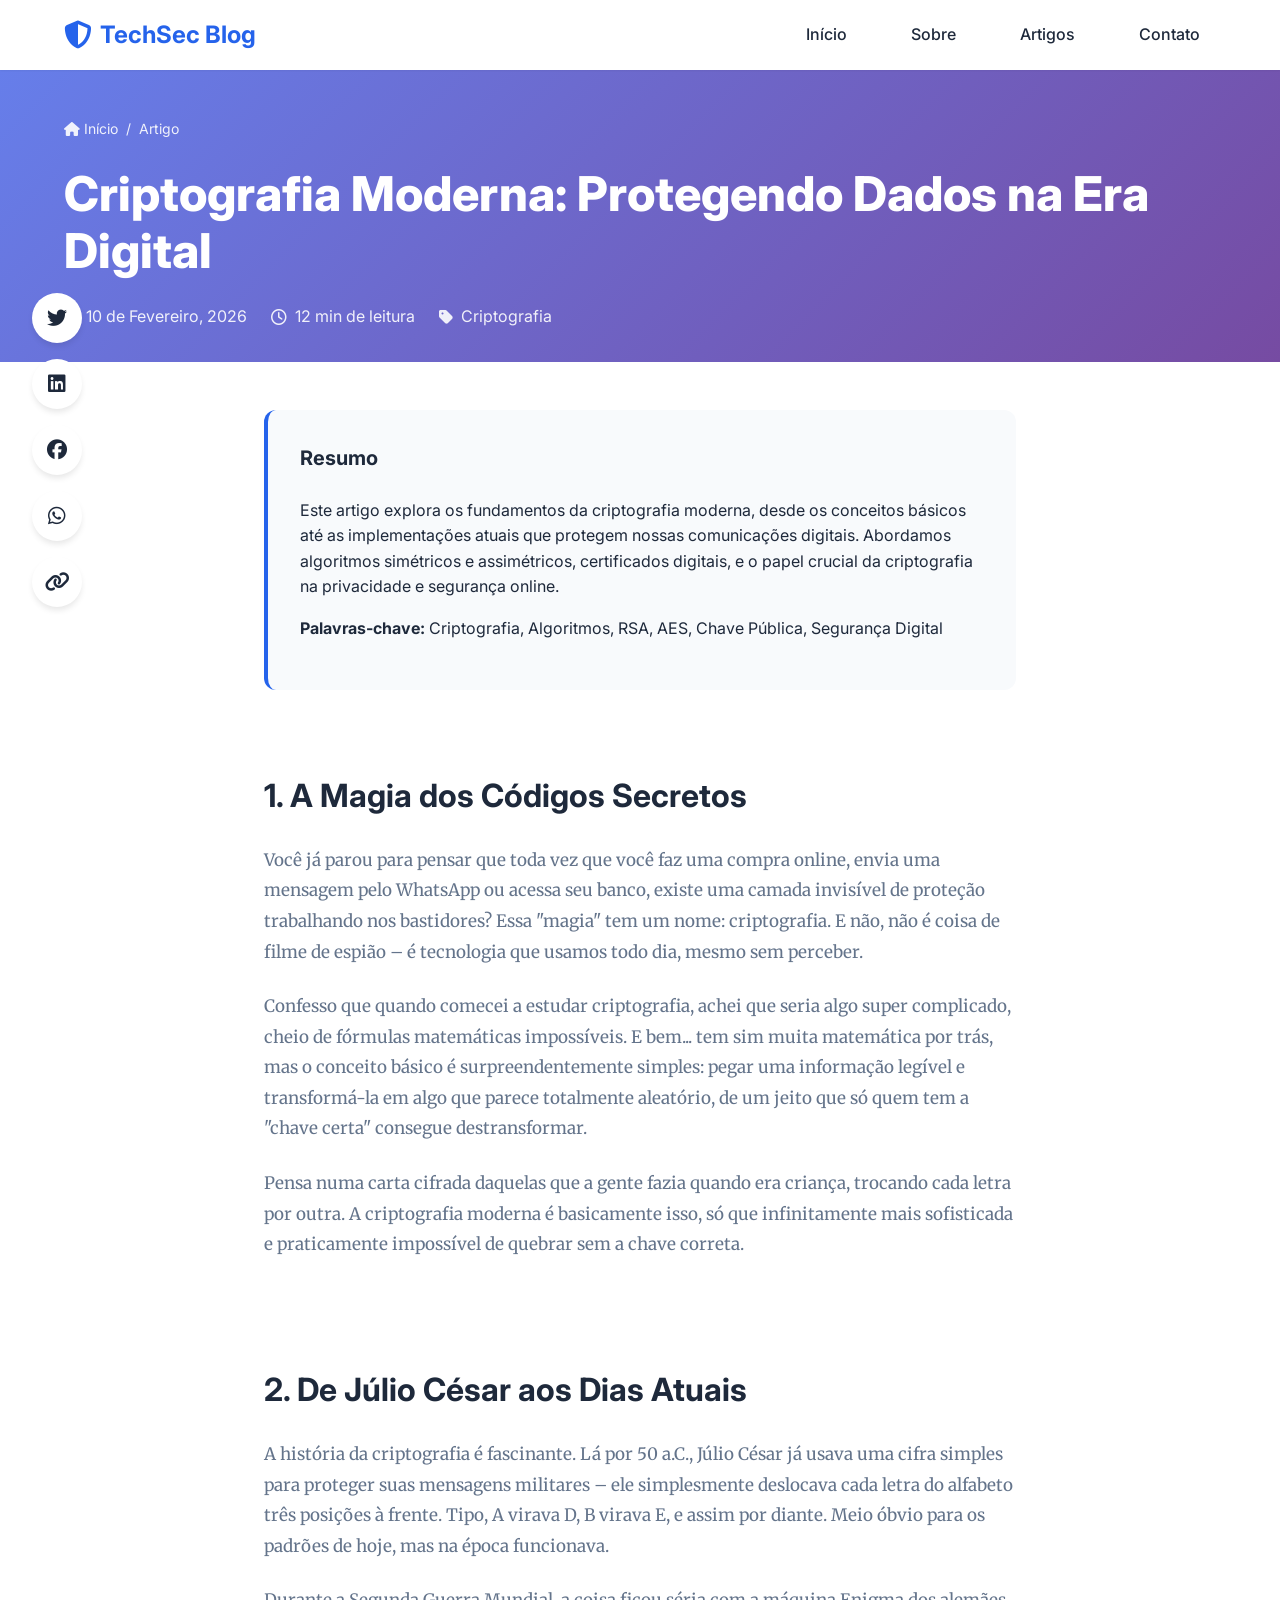
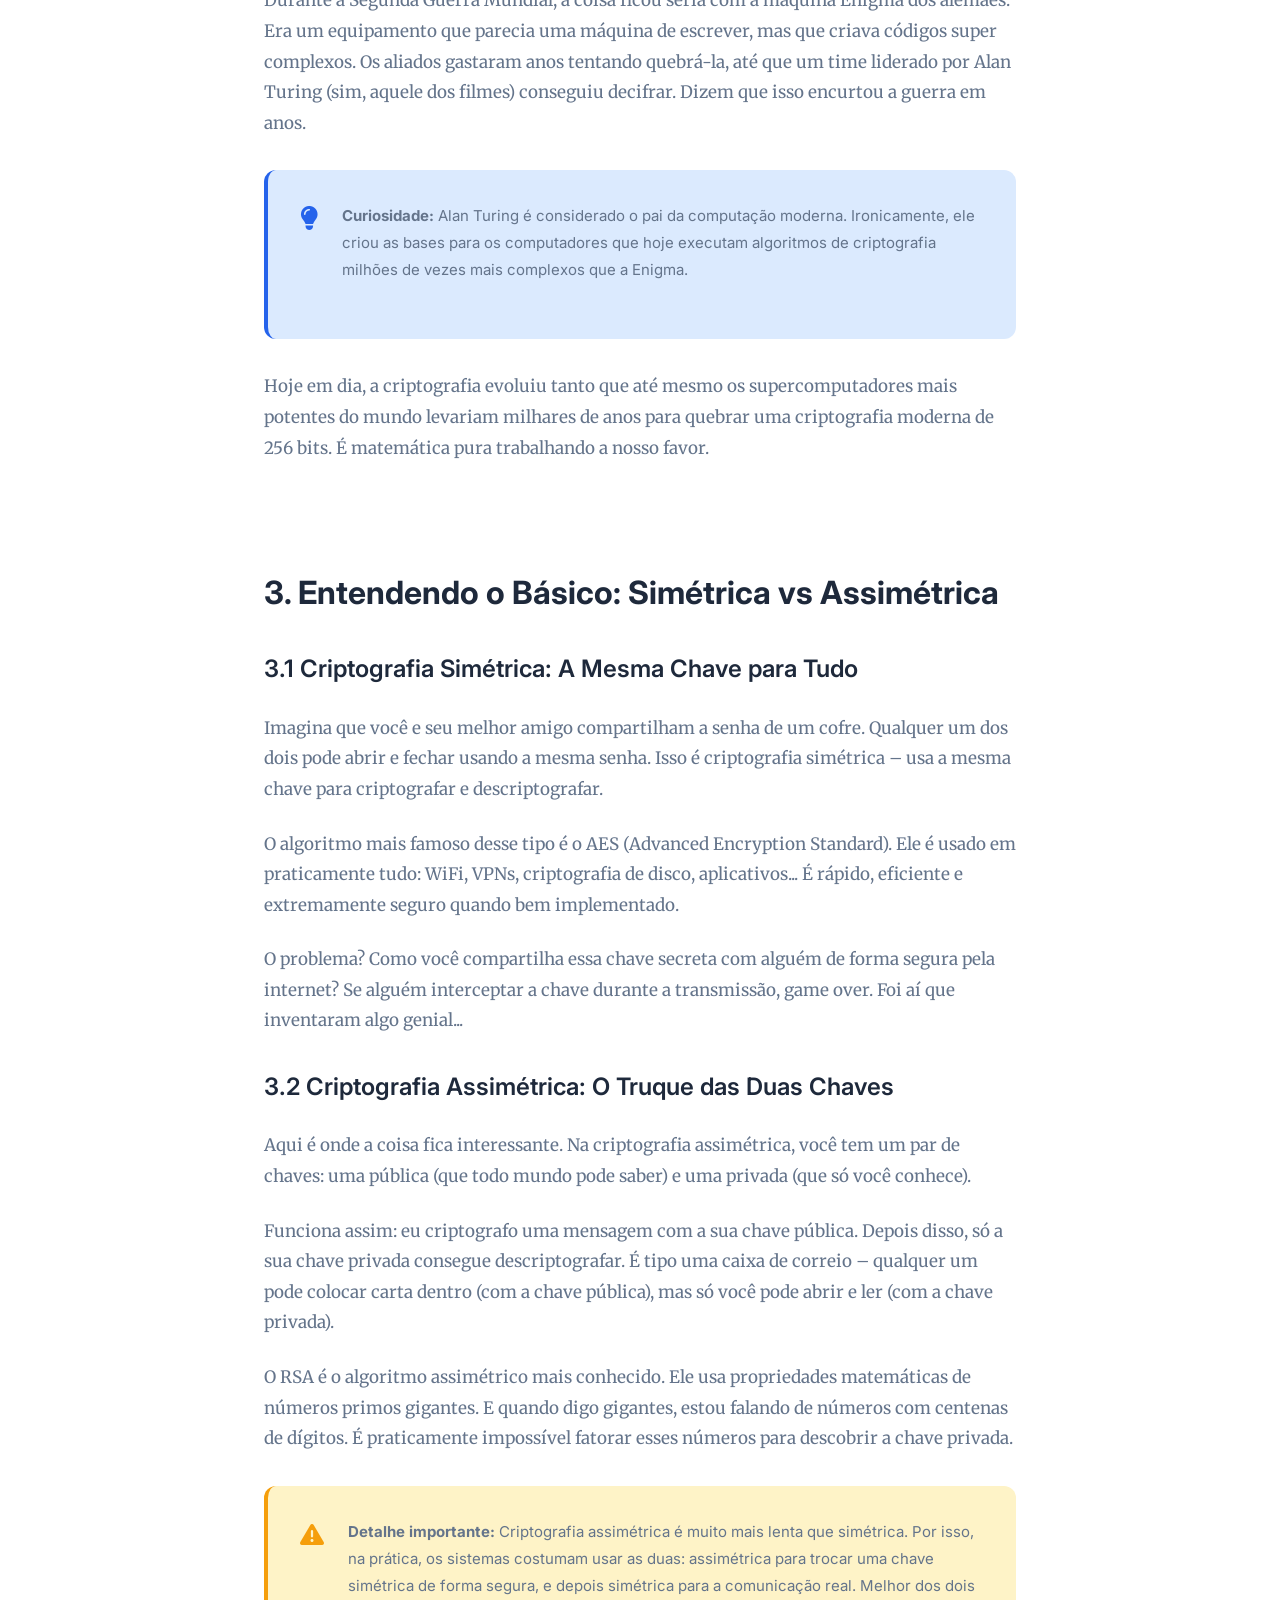
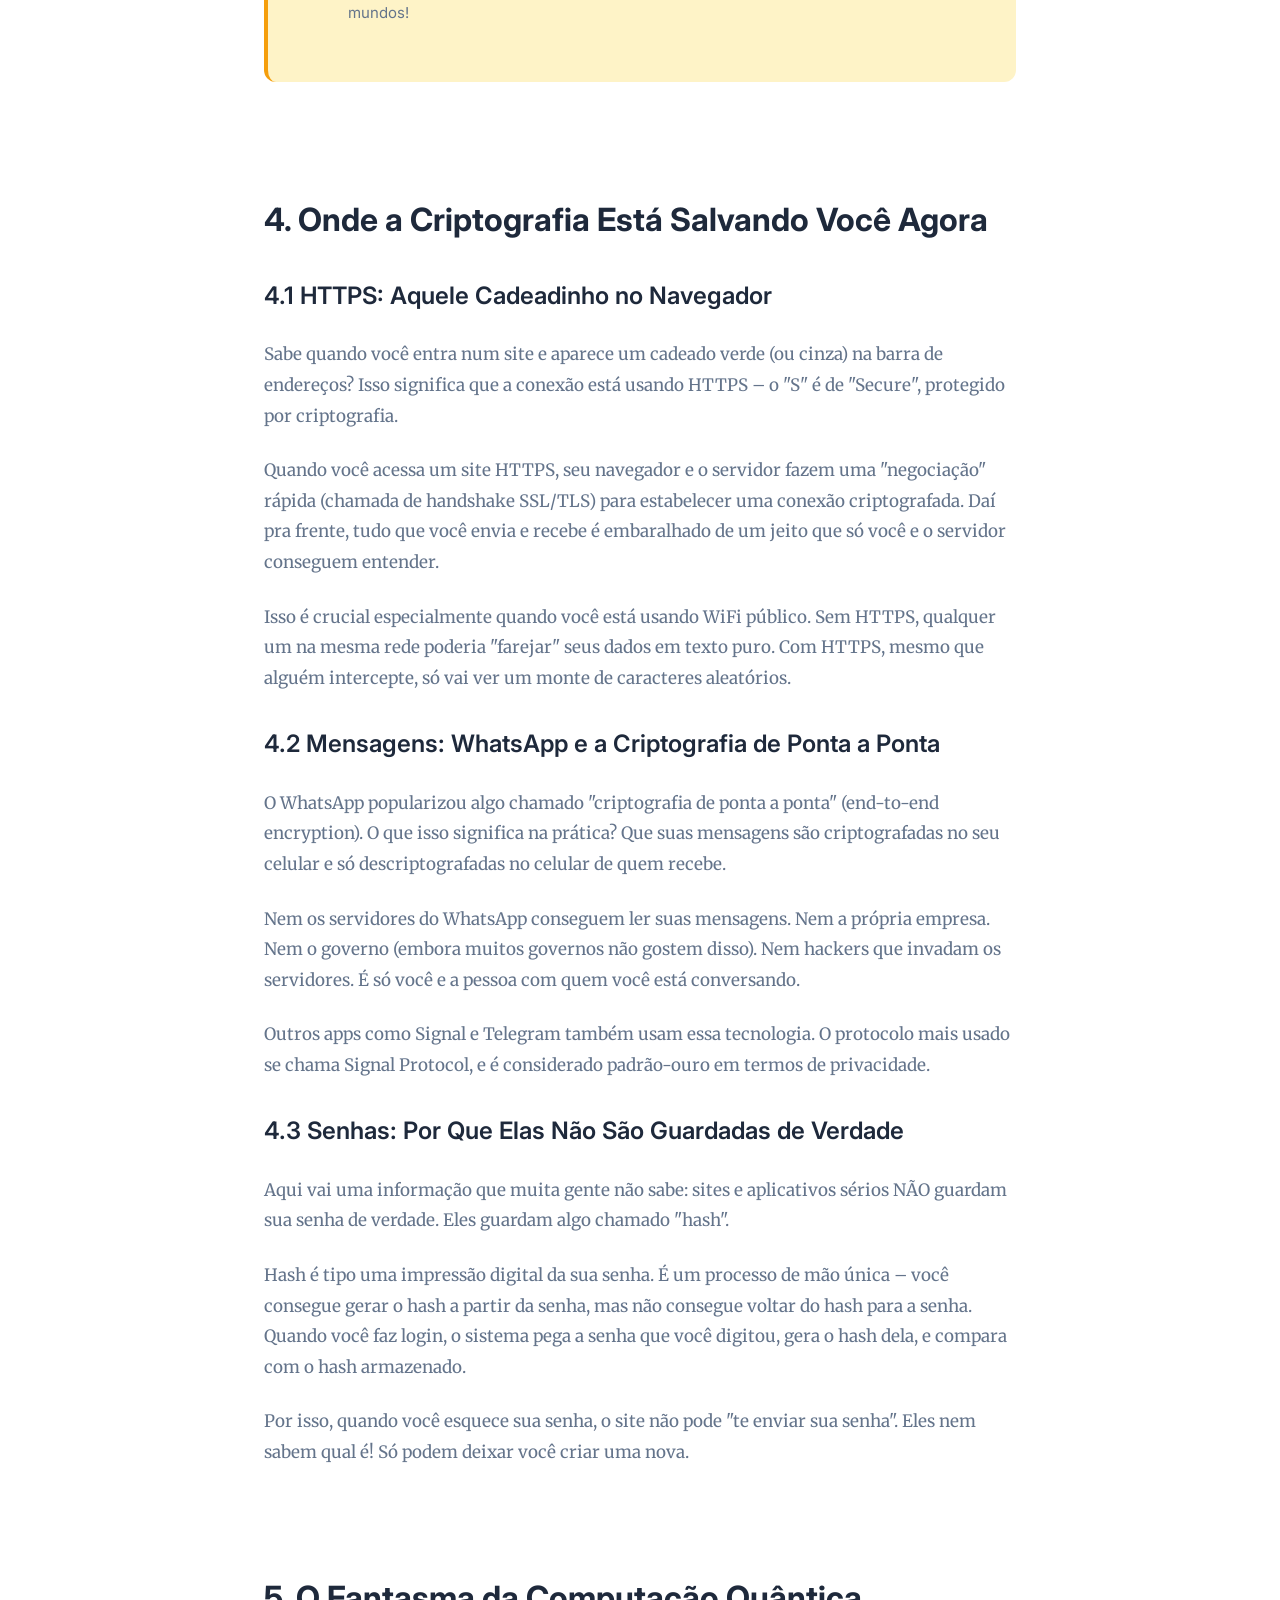
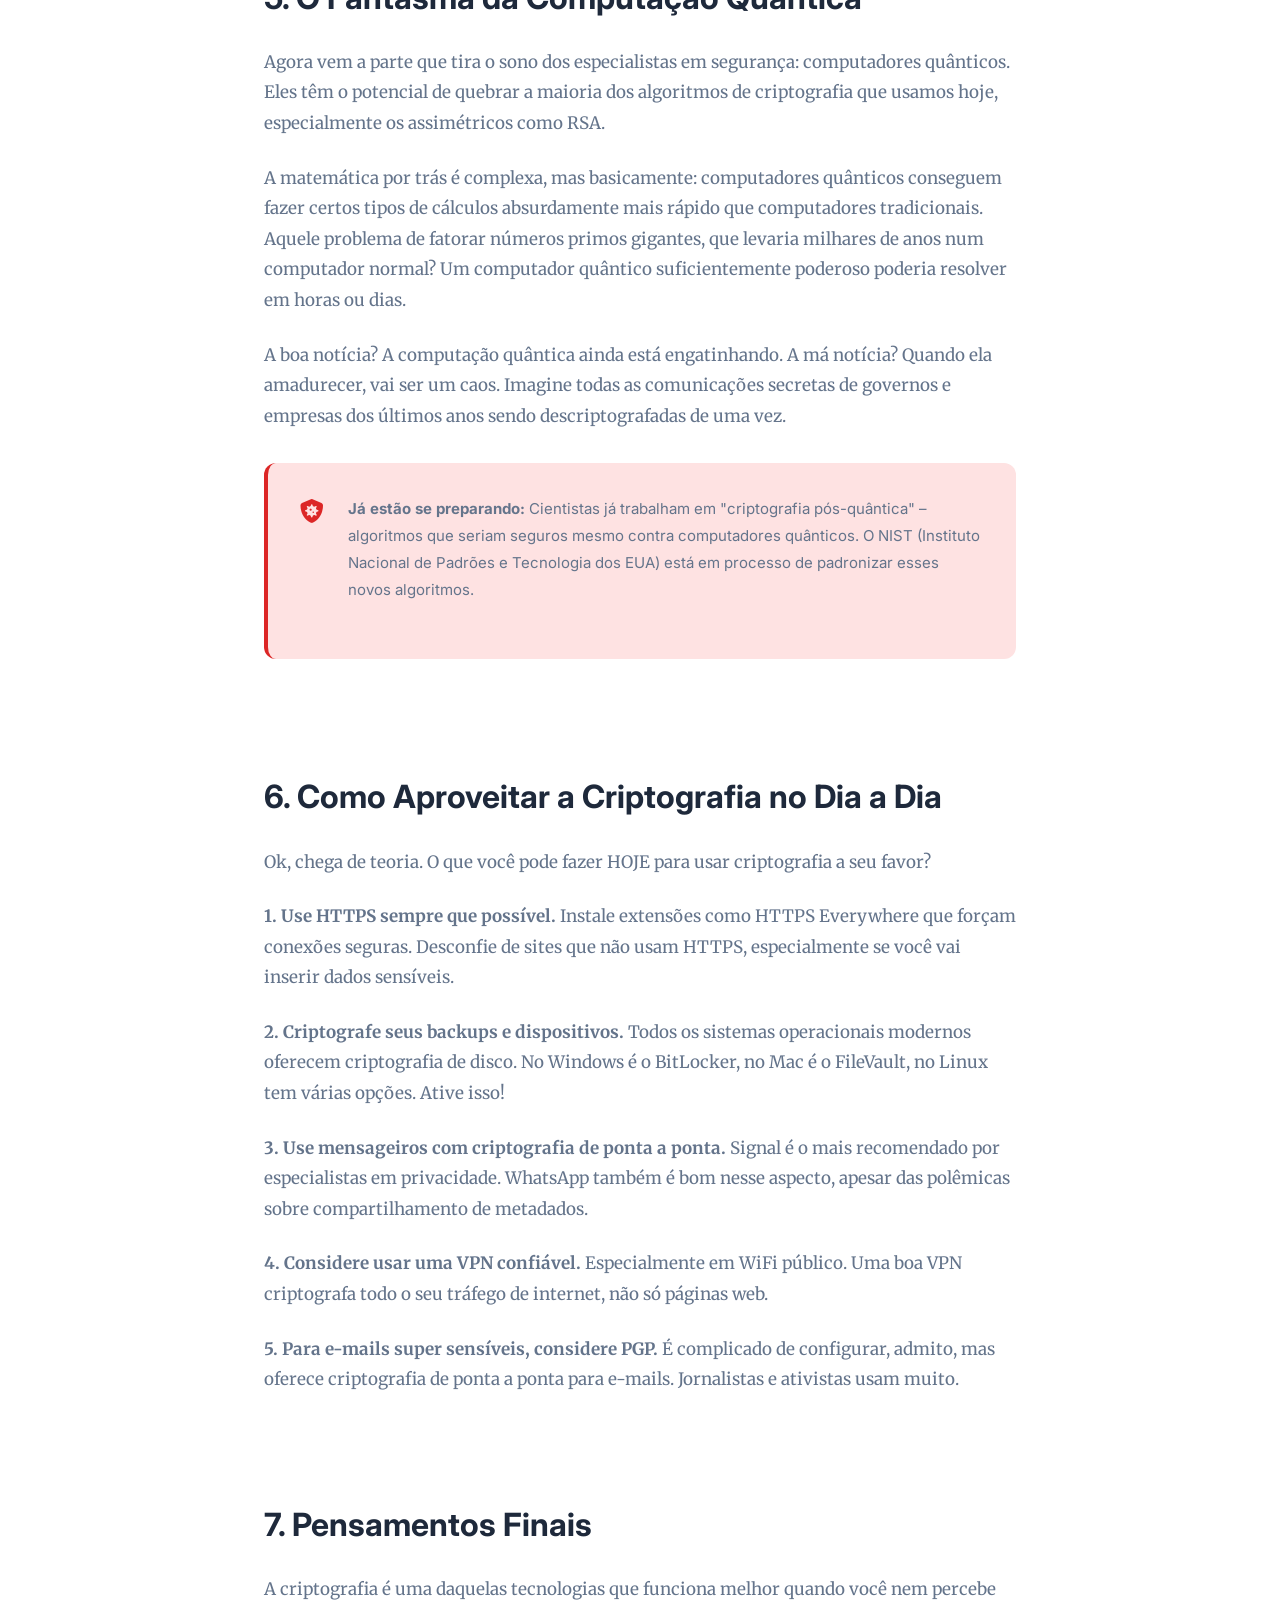
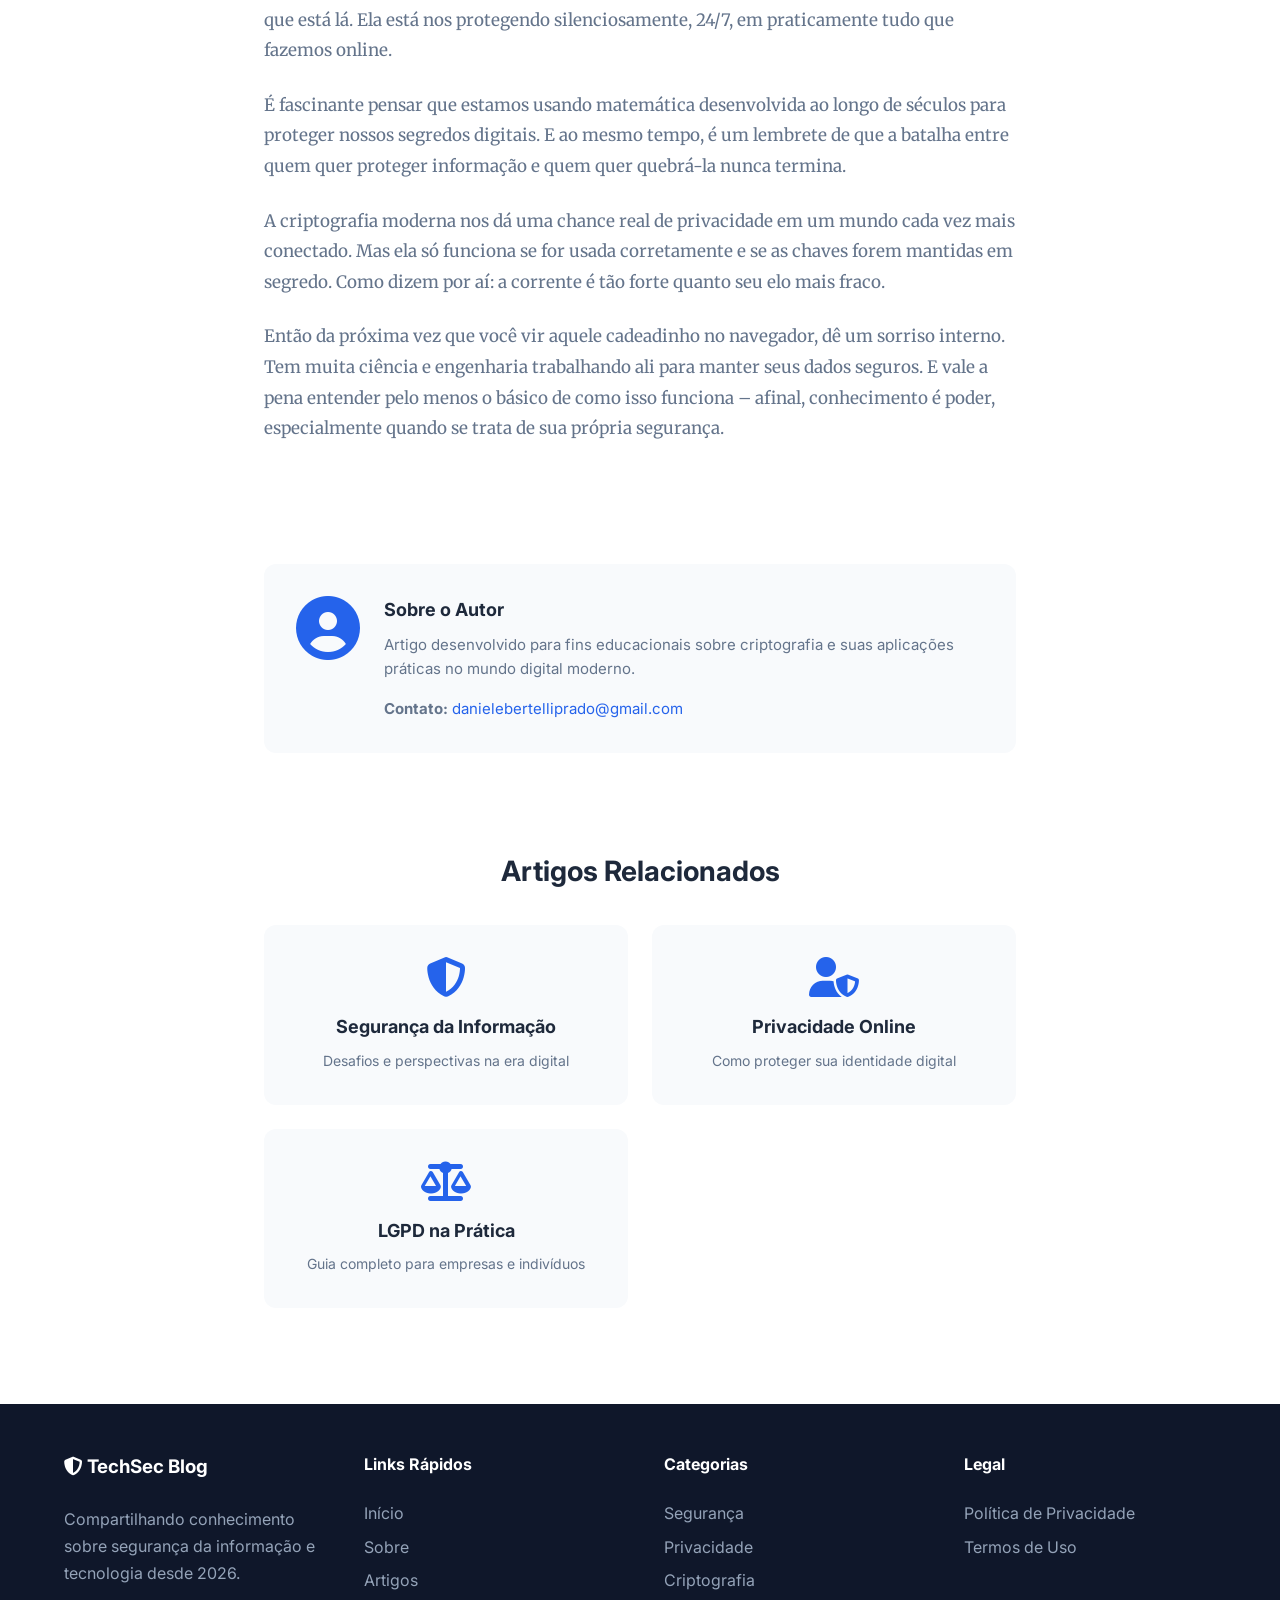
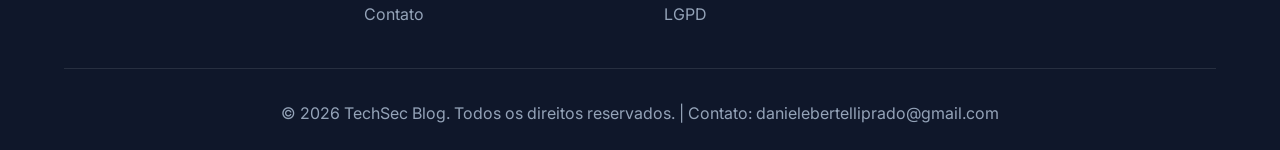
<file: criptografia.html>
<!DOCTYPE html>
<html lang="pt-BR">
<head>
    <meta charset="UTF-8">
    <meta name="viewport" content="width=device-width, initial-scale=1.0">
    <meta name="description" content="Entenda como a criptografia protege seus dados no mundo digital - dos algoritmos clássicos às soluções modernas">
    <meta name="keywords" content="criptografia, segurança, algoritmos, criptografia moderna, RSA, AES">
    <meta name="author" content="TechSec Blog">
    <title>Criptografia Moderna: Protegendo Dados na Era Digital | TechSec Blog</title>
    <link rel="stylesheet" href="css/style.css">
    <link href="https://fonts.googleapis.com/css2?family=Inter:wght@300;400;500;600;700;800&family=Merriweather:wght@300;400;700;900&display=swap" rel="stylesheet">
    <link rel="stylesheet" href="https://cdn.jsdelivr.net/npm/@fortawesome/fontawesome-free@6.4.0/css/all.min.css">
</head>
<body>
    <!-- Header -->
    <header class="header">
        <nav class="navbar">
            <div class="container nav-container">
                <div class="logo">
                    <i class="fas fa-shield-alt"></i>
                    <span>TechSec Blog</span>
                </div>
                <ul class="nav-menu" id="navMenu">
                    <li><a href="index.html">Início</a></li>
                    <li><a href="index.html#sobre">Sobre</a></li>
                    <li><a href="index.html#artigos" class="active">Artigos</a></li>
                    <li><a href="index.html#contato">Contato</a></li>
                </ul>
                <div class="hamburger" id="hamburger">
                    <span></span>
                    <span></span>
                    <span></span>
                </div>
            </div>
        </nav>
    </header>

    <!-- Article Header -->
    <article class="article-page">
        <div class="article-header">
            <div class="container">
                <div class="breadcrumb">
                    <a href="index.html"><i class="fas fa-home"></i> Início</a>
                    <span>/</span>
                    <span>Artigo</span>
                </div>
                <h1 class="article-main-title">Criptografia Moderna: Protegendo Dados na Era Digital</h1>
                <div class="article-meta-header">
                    <div class="meta-item">
                        <i class="far fa-calendar"></i>
                        <span>10 de Fevereiro, 2026</span>
                    </div>
                    <div class="meta-item">
                        <i class="far fa-clock"></i>
                        <span>12 min de leitura</span>
                    </div>
                    <div class="meta-item">
                        <i class="fas fa-tag"></i>
                        <span>Criptografia</span>
                    </div>
                </div>
            </div>
        </div>

        <!-- Share Buttons -->
        <div class="share-sidebar">
            <button class="share-btn" onclick="shareArticle('twitter')" title="Compartilhar no Twitter">
                <i class="fab fa-twitter"></i>
            </button>
            <button class="share-btn" onclick="shareArticle('linkedin')" title="Compartilhar no LinkedIn">
                <i class="fab fa-linkedin"></i>
            </button>
            <button class="share-btn" onclick="shareArticle('facebook')" title="Compartilhar no Facebook">
                <i class="fab fa-facebook"></i>
            </button>
            <button class="share-btn" onclick="shareArticle('whatsapp')" title="Compartilhar no WhatsApp">
                <i class="fab fa-whatsapp"></i>
            </button>
            <button class="share-btn" onclick="copyLink()" title="Copiar link">
                <i class="fas fa-link"></i>
            </button>
        </div>

        <!-- Article Content -->
        <div class="container">
            <div class="article-content">
                <!-- Resumo -->
                <div class="article-abstract">
                    <h3>Resumo</h3>
                    <p>Este artigo explora os fundamentos da criptografia moderna, desde os conceitos básicos até as implementações atuais que protegem nossas comunicações digitais. Abordamos algoritmos simétricos e assimétricos, certificados digitais, e o papel crucial da criptografia na privacidade e segurança online.</p>
                    <p><strong>Palavras-chave:</strong> Criptografia, Algoritmos, RSA, AES, Chave Pública, Segurança Digital</p>
                </div>

                <!-- Introdução -->
                <section class="article-section">
                    <h2>1. A Magia dos Códigos Secretos</h2>
                    <p>Você já parou para pensar que toda vez que você faz uma compra online, envia uma mensagem pelo WhatsApp ou acessa seu banco, existe uma camada invisível de proteção trabalhando nos bastidores? Essa "magia" tem um nome: criptografia. E não, não é coisa de filme de espião – é tecnologia que usamos todo dia, mesmo sem perceber.</p>
                    
                    <p>Confesso que quando comecei a estudar criptografia, achei que seria algo super complicado, cheio de fórmulas matemáticas impossíveis. E bem... tem sim muita matemática por trás, mas o conceito básico é surpreendentemente simples: pegar uma informação legível e transformá-la em algo que parece totalmente aleatório, de um jeito que só quem tem a "chave certa" consegue destransformar.</p>
                    
                    <p>Pensa numa carta cifrada daquelas que a gente fazia quando era criança, trocando cada letra por outra. A criptografia moderna é basicamente isso, só que infinitamente mais sofisticada e praticamente impossível de quebrar sem a chave correta.</p>
                </section>

                <!-- História -->
                <section class="article-section">
                    <h2>2. De Júlio César aos Dias Atuais</h2>
                    <p>A história da criptografia é fascinante. Lá por 50 a.C., Júlio César já usava uma cifra simples para proteger suas mensagens militares – ele simplesmente deslocava cada letra do alfabeto três posições à frente. Tipo, A virava D, B virava E, e assim por diante. Meio óbvio para os padrões de hoje, mas na época funcionava.</p>
                    
                    <p>Durante a Segunda Guerra Mundial, a coisa ficou séria com a máquina Enigma dos alemães. Era um equipamento que parecia uma máquina de escrever, mas que criava códigos super complexos. Os aliados gastaram anos tentando quebrá-la, até que um time liderado por Alan Turing (sim, aquele dos filmes) conseguiu decifrar. Dizem que isso encurtou a guerra em anos.</p>
                    
                    <div class="info-box">
                        <i class="fas fa-lightbulb"></i>
                        <p><strong>Curiosidade:</strong> Alan Turing é considerado o pai da computação moderna. Ironicamente, ele criou as bases para os computadores que hoje executam algoritmos de criptografia milhões de vezes mais complexos que a Enigma.</p>
                    </div>
                    
                    <p>Hoje em dia, a criptografia evoluiu tanto que até mesmo os supercomputadores mais potentes do mundo levariam milhares de anos para quebrar uma criptografia moderna de 256 bits. É matemática pura trabalhando a nosso favor.</p>
                </section>

                <!-- Conceitos Básicos -->
                <section class="article-section">
                    <h2>3. Entendendo o Básico: Simétrica vs Assimétrica</h2>
                    
                    <h3>3.1 Criptografia Simétrica: A Mesma Chave para Tudo</h3>
                    <p>Imagina que você e seu melhor amigo compartilham a senha de um cofre. Qualquer um dos dois pode abrir e fechar usando a mesma senha. Isso é criptografia simétrica – usa a mesma chave para criptografar e descriptografar.</p>
                    
                    <p>O algoritmo mais famoso desse tipo é o AES (Advanced Encryption Standard). Ele é usado em praticamente tudo: WiFi, VPNs, criptografia de disco, aplicativos... É rápido, eficiente e extremamente seguro quando bem implementado.</p>
                    
                    <p>O problema? Como você compartilha essa chave secreta com alguém de forma segura pela internet? Se alguém interceptar a chave durante a transmissão, game over. Foi aí que inventaram algo genial...</p>
                    
                    <h3>3.2 Criptografia Assimétrica: O Truque das Duas Chaves</h3>
                    <p>Aqui é onde a coisa fica interessante. Na criptografia assimétrica, você tem um par de chaves: uma pública (que todo mundo pode saber) e uma privada (que só você conhece).</p>
                    
                    <p>Funciona assim: eu criptografo uma mensagem com a sua chave pública. Depois disso, só a sua chave privada consegue descriptografar. É tipo uma caixa de correio – qualquer um pode colocar carta dentro (com a chave pública), mas só você pode abrir e ler (com a chave privada).</p>
                    
                    <p>O RSA é o algoritmo assimétrico mais conhecido. Ele usa propriedades matemáticas de números primos gigantes. E quando digo gigantes, estou falando de números com centenas de dígitos. É praticamente impossível fatorar esses números para descobrir a chave privada.</p>
                    
                    <div class="highlight-box">
                        <i class="fas fa-exclamation-triangle"></i>
                        <p><strong>Detalhe importante:</strong> Criptografia assimétrica é muito mais lenta que simétrica. Por isso, na prática, os sistemas costumam usar as duas: assimétrica para trocar uma chave simétrica de forma segura, e depois simétrica para a comunicação real. Melhor dos dois mundos!</p>
                    </div>
                </section>

                <!-- Aplicações Práticas -->
                <section class="article-section">
                    <h2>4. Onde a Criptografia Está Salvando Você Agora</h2>
                    
                    <h3>4.1 HTTPS: Aquele Cadeadinho no Navegador</h3>
                    <p>Sabe quando você entra num site e aparece um cadeado verde (ou cinza) na barra de endereços? Isso significa que a conexão está usando HTTPS – o "S" é de "Secure", protegido por criptografia.</p>
                    
                    <p>Quando você acessa um site HTTPS, seu navegador e o servidor fazem uma "negociação" rápida (chamada de handshake SSL/TLS) para estabelecer uma conexão criptografada. Daí pra frente, tudo que você envia e recebe é embaralhado de um jeito que só você e o servidor conseguem entender.</p>
                    
                    <p>Isso é crucial especialmente quando você está usando WiFi público. Sem HTTPS, qualquer um na mesma rede poderia "farejar" seus dados em texto puro. Com HTTPS, mesmo que alguém intercepte, só vai ver um monte de caracteres aleatórios.</p>
                    
                    <h3>4.2 Mensagens: WhatsApp e a Criptografia de Ponta a Ponta</h3>
                    <p>O WhatsApp popularizou algo chamado "criptografia de ponta a ponta" (end-to-end encryption). O que isso significa na prática? Que suas mensagens são criptografadas no seu celular e só descriptografadas no celular de quem recebe.</p>
                    
                    <p>Nem os servidores do WhatsApp conseguem ler suas mensagens. Nem a própria empresa. Nem o governo (embora muitos governos não gostem disso). Nem hackers que invadam os servidores. É só você e a pessoa com quem você está conversando.</p>
                    
                    <p>Outros apps como Signal e Telegram também usam essa tecnologia. O protocolo mais usado se chama Signal Protocol, e é considerado padrão-ouro em termos de privacidade.</p>
                    
                    <h3>4.3 Senhas: Por Que Elas Não São Guardadas de Verdade</h3>
                    <p>Aqui vai uma informação que muita gente não sabe: sites e aplicativos sérios NÃO guardam sua senha de verdade. Eles guardam algo chamado "hash".</p>
                    
                    <p>Hash é tipo uma impressão digital da sua senha. É um processo de mão única – você consegue gerar o hash a partir da senha, mas não consegue voltar do hash para a senha. Quando você faz login, o sistema pega a senha que você digitou, gera o hash dela, e compara com o hash armazenado.</p>
                    
                    <p>Por isso, quando você esquece sua senha, o site não pode "te enviar sua senha". Eles nem sabem qual é! Só podem deixar você criar uma nova.</p>
                </section>

                <!-- Desafios Atuais -->
                <section class="article-section">
                    <h2>5. O Fantasma da Computação Quântica</h2>
                    <p>Agora vem a parte que tira o sono dos especialistas em segurança: computadores quânticos. Eles têm o potencial de quebrar a maioria dos algoritmos de criptografia que usamos hoje, especialmente os assimétricos como RSA.</p>
                    
                    <p>A matemática por trás é complexa, mas basicamente: computadores quânticos conseguem fazer certos tipos de cálculos absurdamente mais rápido que computadores tradicionais. Aquele problema de fatorar números primos gigantes, que levaria milhares de anos num computador normal? Um computador quântico suficientemente poderoso poderia resolver em horas ou dias.</p>
                    
                    <p>A boa notícia? A computação quântica ainda está engatinhando. A má notícia? Quando ela amadurecer, vai ser um caos. Imagine todas as comunicações secretas de governos e empresas dos últimos anos sendo descriptografadas de uma vez.</p>
                    
                    <div class="warning-box">
                        <i class="fas fa-shield-virus"></i>
                        <p><strong>Já estão se preparando:</strong> Cientistas já trabalham em "criptografia pós-quântica" – algoritmos que seriam seguros mesmo contra computadores quânticos. O NIST (Instituto Nacional de Padrões e Tecnologia dos EUA) está em processo de padronizar esses novos algoritmos.</p>
                    </div>
                </section>

                <!-- Práticas Recomendadas -->
                <section class="article-section">
                    <h2>6. Como Aproveitar a Criptografia no Dia a Dia</h2>
                    <p>Ok, chega de teoria. O que você pode fazer HOJE para usar criptografia a seu favor?</p>
                    
                    <p><strong>1. Use HTTPS sempre que possível.</strong> Instale extensões como HTTPS Everywhere que forçam conexões seguras. Desconfie de sites que não usam HTTPS, especialmente se você vai inserir dados sensíveis.</p>
                    
                    <p><strong>2. Criptografe seus backups e dispositivos.</strong> Todos os sistemas operacionais modernos oferecem criptografia de disco. No Windows é o BitLocker, no Mac é o FileVault, no Linux tem várias opções. Ative isso!</p>
                    
                    <p><strong>3. Use mensageiros com criptografia de ponta a ponta.</strong> Signal é o mais recomendado por especialistas em privacidade. WhatsApp também é bom nesse aspecto, apesar das polêmicas sobre compartilhamento de metadados.</p>
                    
                    <p><strong>4. Considere usar uma VPN confiável.</strong> Especialmente em WiFi público. Uma boa VPN criptografa todo o seu tráfego de internet, não só páginas web.</p>
                    
                    <p><strong>5. Para e-mails super sensíveis, considere PGP.</strong> É complicado de configurar, admito, mas oferece criptografia de ponta a ponta para e-mails. Jornalistas e ativistas usam muito.</p>
                </section>

                <!-- Conclusão -->
                <section class="article-section">
                    <h2>7. Pensamentos Finais</h2>
                    <p>A criptografia é uma daquelas tecnologias que funciona melhor quando você nem percebe que está lá. Ela está nos protegendo silenciosamente, 24/7, em praticamente tudo que fazemos online.</p>
                    
                    <p>É fascinante pensar que estamos usando matemática desenvolvida ao longo de séculos para proteger nossos segredos digitais. E ao mesmo tempo, é um lembrete de que a batalha entre quem quer proteger informação e quem quer quebrá-la nunca termina.</p>
                    
                    <p>A criptografia moderna nos dá uma chance real de privacidade em um mundo cada vez mais conectado. Mas ela só funciona se for usada corretamente e se as chaves forem mantidas em segredo. Como dizem por aí: a corrente é tão forte quanto seu elo mais fraco.</p>
                    
                    <p>Então da próxima vez que você vir aquele cadeadinho no navegador, dê um sorriso interno. Tem muita ciência e engenharia trabalhando ali para manter seus dados seguros. E vale a pena entender pelo menos o básico de como isso funciona – afinal, conhecimento é poder, especialmente quando se trata de sua própria segurança.</p>
                </section>

                <!-- Author Info -->
                <div class="author-info">
                    <div class="author-avatar">
                        <i class="fas fa-user-circle"></i>
                    </div>
                    <div class="author-details">
                        <h4>Sobre o Autor</h4>
                        <p>Artigo desenvolvido para fins educacionais sobre criptografia e suas aplicações práticas no mundo digital moderno.</p>
                        <p style="margin-top: 1rem;"><strong>Contato:</strong> <a href="mailto:danielebertelliprado@gmail.com">danielebertelliprado@gmail.com</a></p>
                    </div>
                </div>

                <!-- Related Articles -->
                <div class="related-articles">
                    <h3>Artigos Relacionados</h3>
                    <div class="related-grid">
                        <div class="related-card" onclick="window.location.href='artigo.html'">
                            <i class="fas fa-shield-alt"></i>
                            <h4>Segurança da Informação</h4>
                            <p>Desafios e perspectivas na era digital</p>
                        </div>
                        <div class="related-card" onclick="window.location.href='privacidade.html'">
                            <i class="fas fa-user-shield"></i>
                            <h4>Privacidade Online</h4>
                            <p>Como proteger sua identidade digital</p>
                        </div>
                        <div class="related-card" onclick="window.location.href='lgpd.html'">
                            <i class="fas fa-balance-scale"></i>
                            <h4>LGPD na Prática</h4>
                            <p>Guia completo para empresas e indivíduos</p>
                        </div>
                    </div>
                </div>
            </div>
        </div>
    </article>

    <!-- Footer -->
    <footer class="footer">
        <div class="container">
            <div class="footer-content">
                <div class="footer-section">
                    <h3><i class="fas fa-shield-alt"></i> TechSec Blog</h3>
                    <p>Compartilhando conhecimento sobre segurança da informação e tecnologia desde 2026.</p>
                </div>
                <div class="footer-section">
                    <h4>Links Rápidos</h4>
                    <ul>
                        <li><a href="index.html">Início</a></li>
                        <li><a href="index.html#sobre">Sobre</a></li>
                        <li><a href="index.html#artigos">Artigos</a></li>
                        <li><a href="index.html#contato">Contato</a></li>
                    </ul>
                </div>
                <div class="footer-section">
                    <h4>Categorias</h4>
                    <ul>
                        <li><a href="#">Segurança</a></li>
                        <li><a href="#">Privacidade</a></li>
                        <li><a href="#">Criptografia</a></li>
                        <li><a href="#">LGPD</a></li>
                    </ul>
                </div>
                <div class="footer-section">
                    <h4>Legal</h4>
                    <ul>
                        <li><a href="#">Política de Privacidade</a></li>
                        <li><a href="#">Termos de Uso</a></li>
                    </ul>
                </div>
            </div>
            <div class="footer-bottom">
                <p>&copy; 2026 TechSec Blog. Todos os direitos reservados. | Contato: <a href="mailto:danielebertelliprado@gmail.com" style="color: #94a3b8;">danielebertelliprado@gmail.com</a></p>
            </div>
        </div>
    </footer>

    <script src="js/main.js"></script>
</body>
</html>
</file>
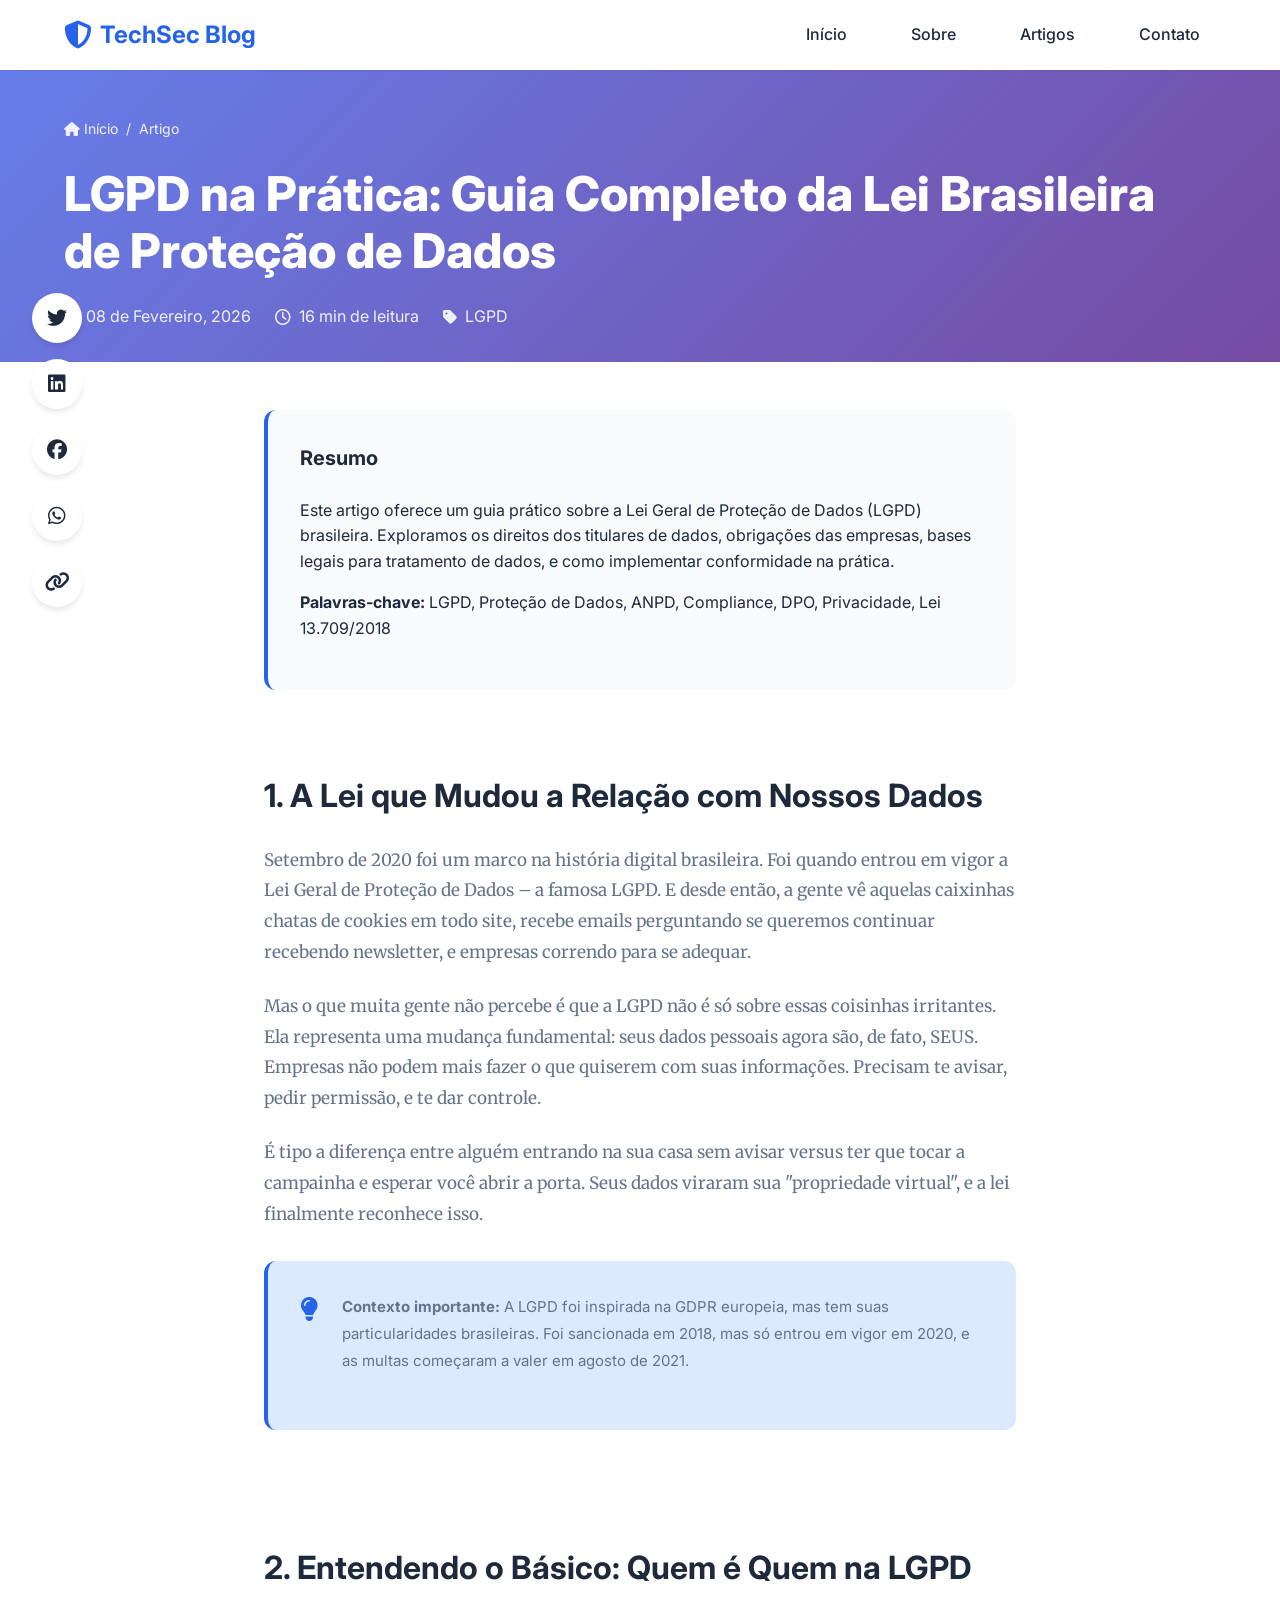
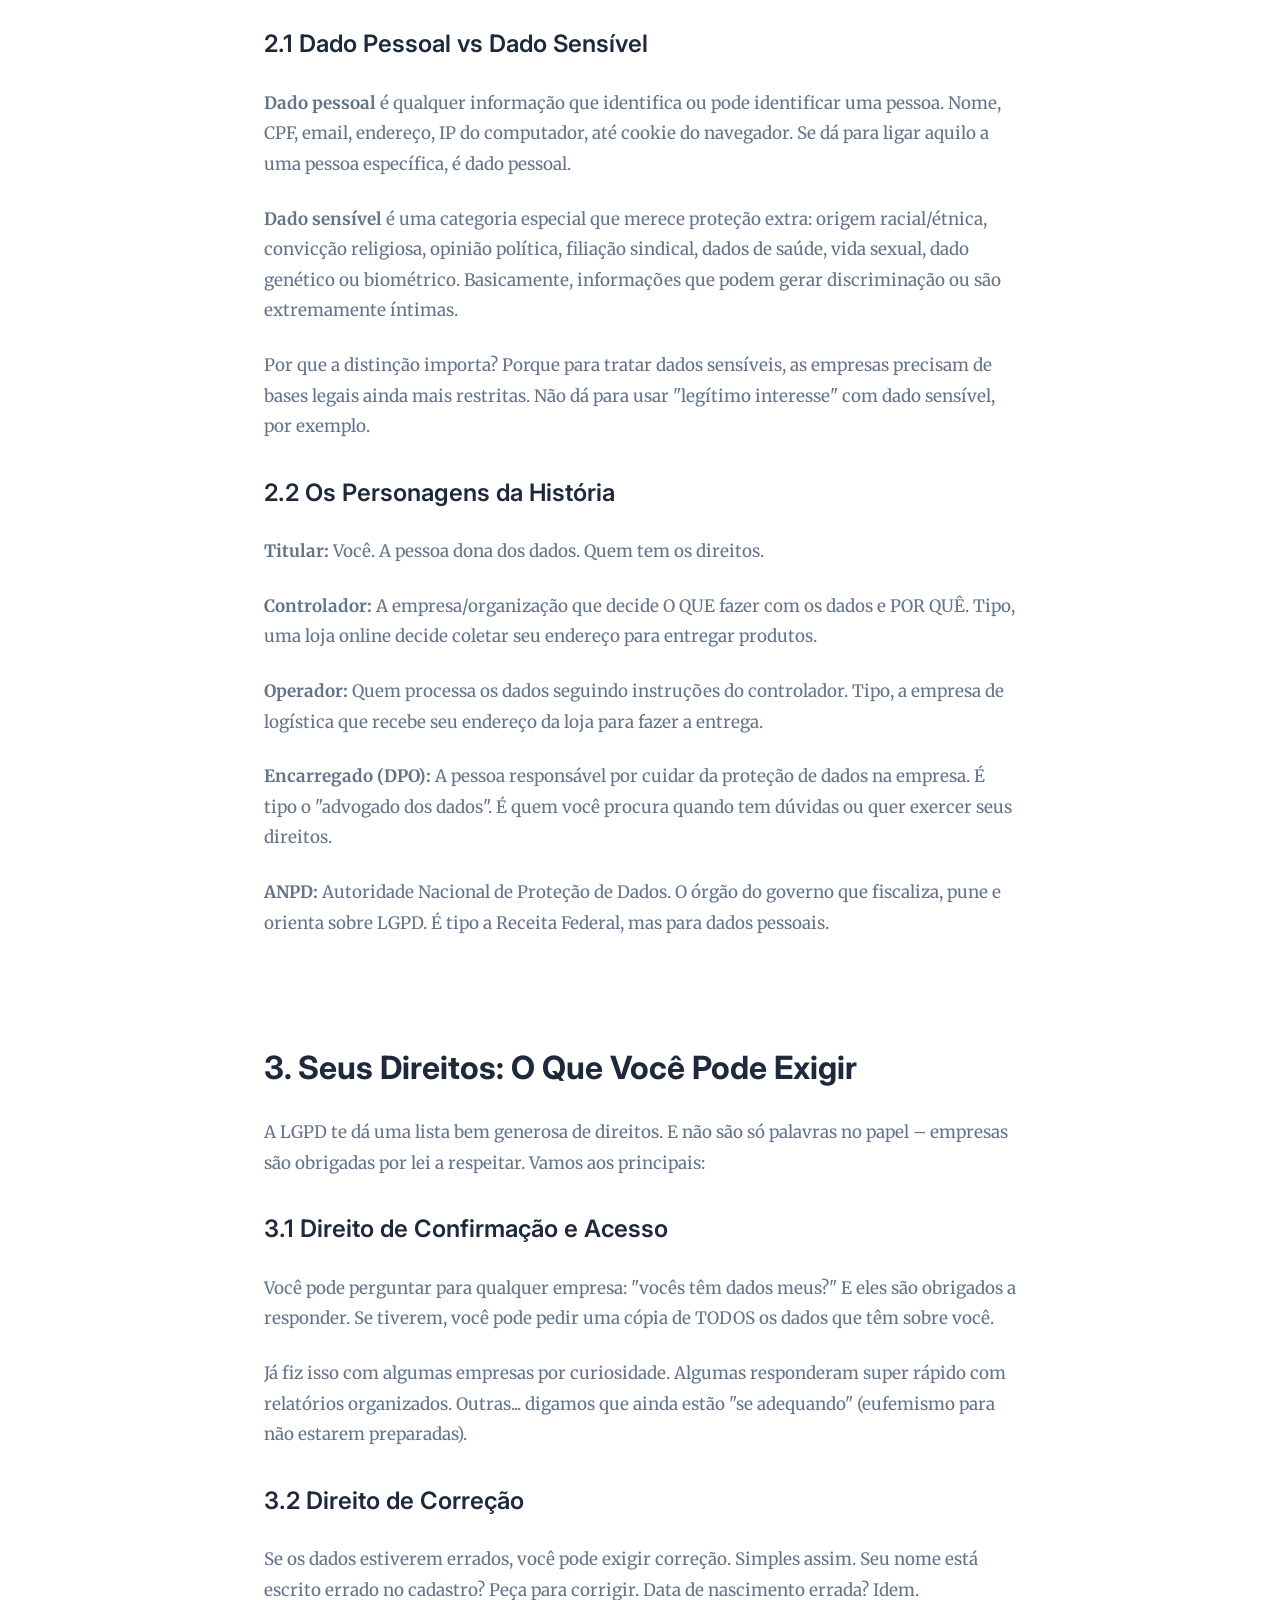
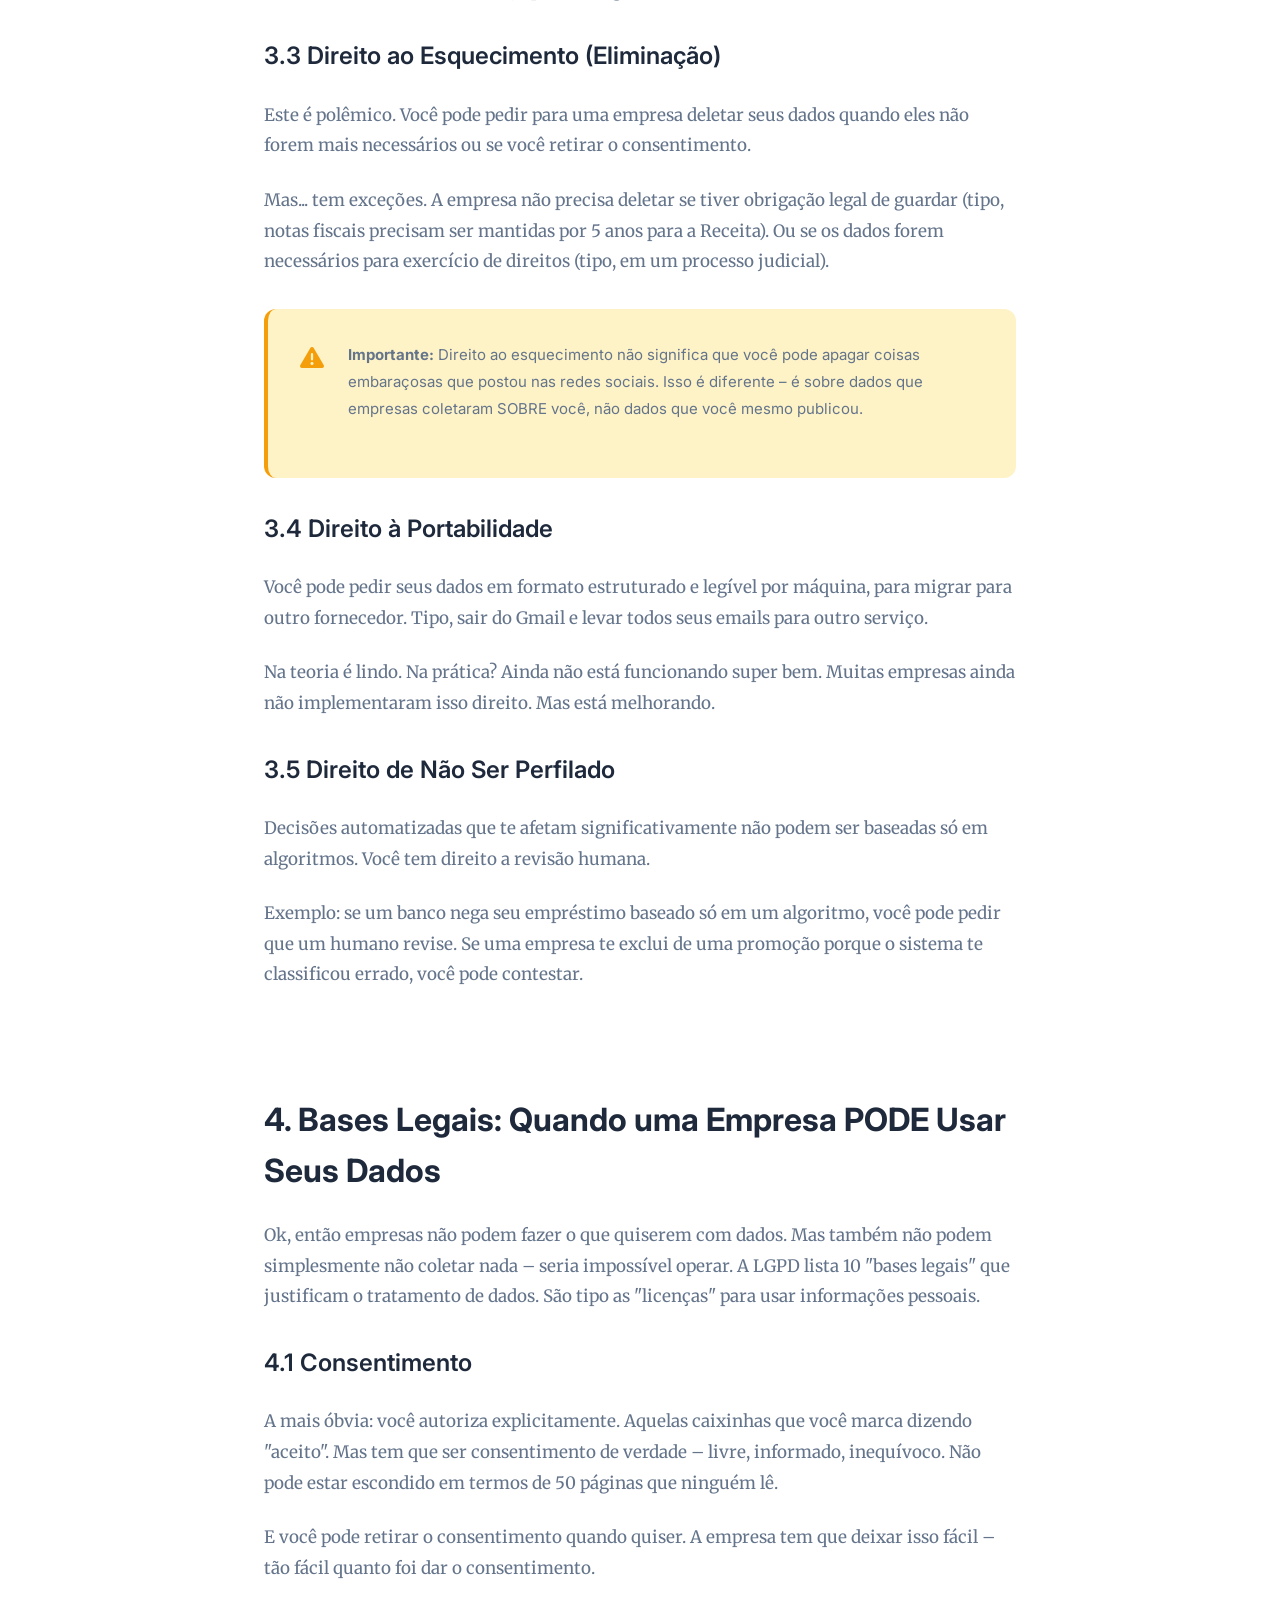
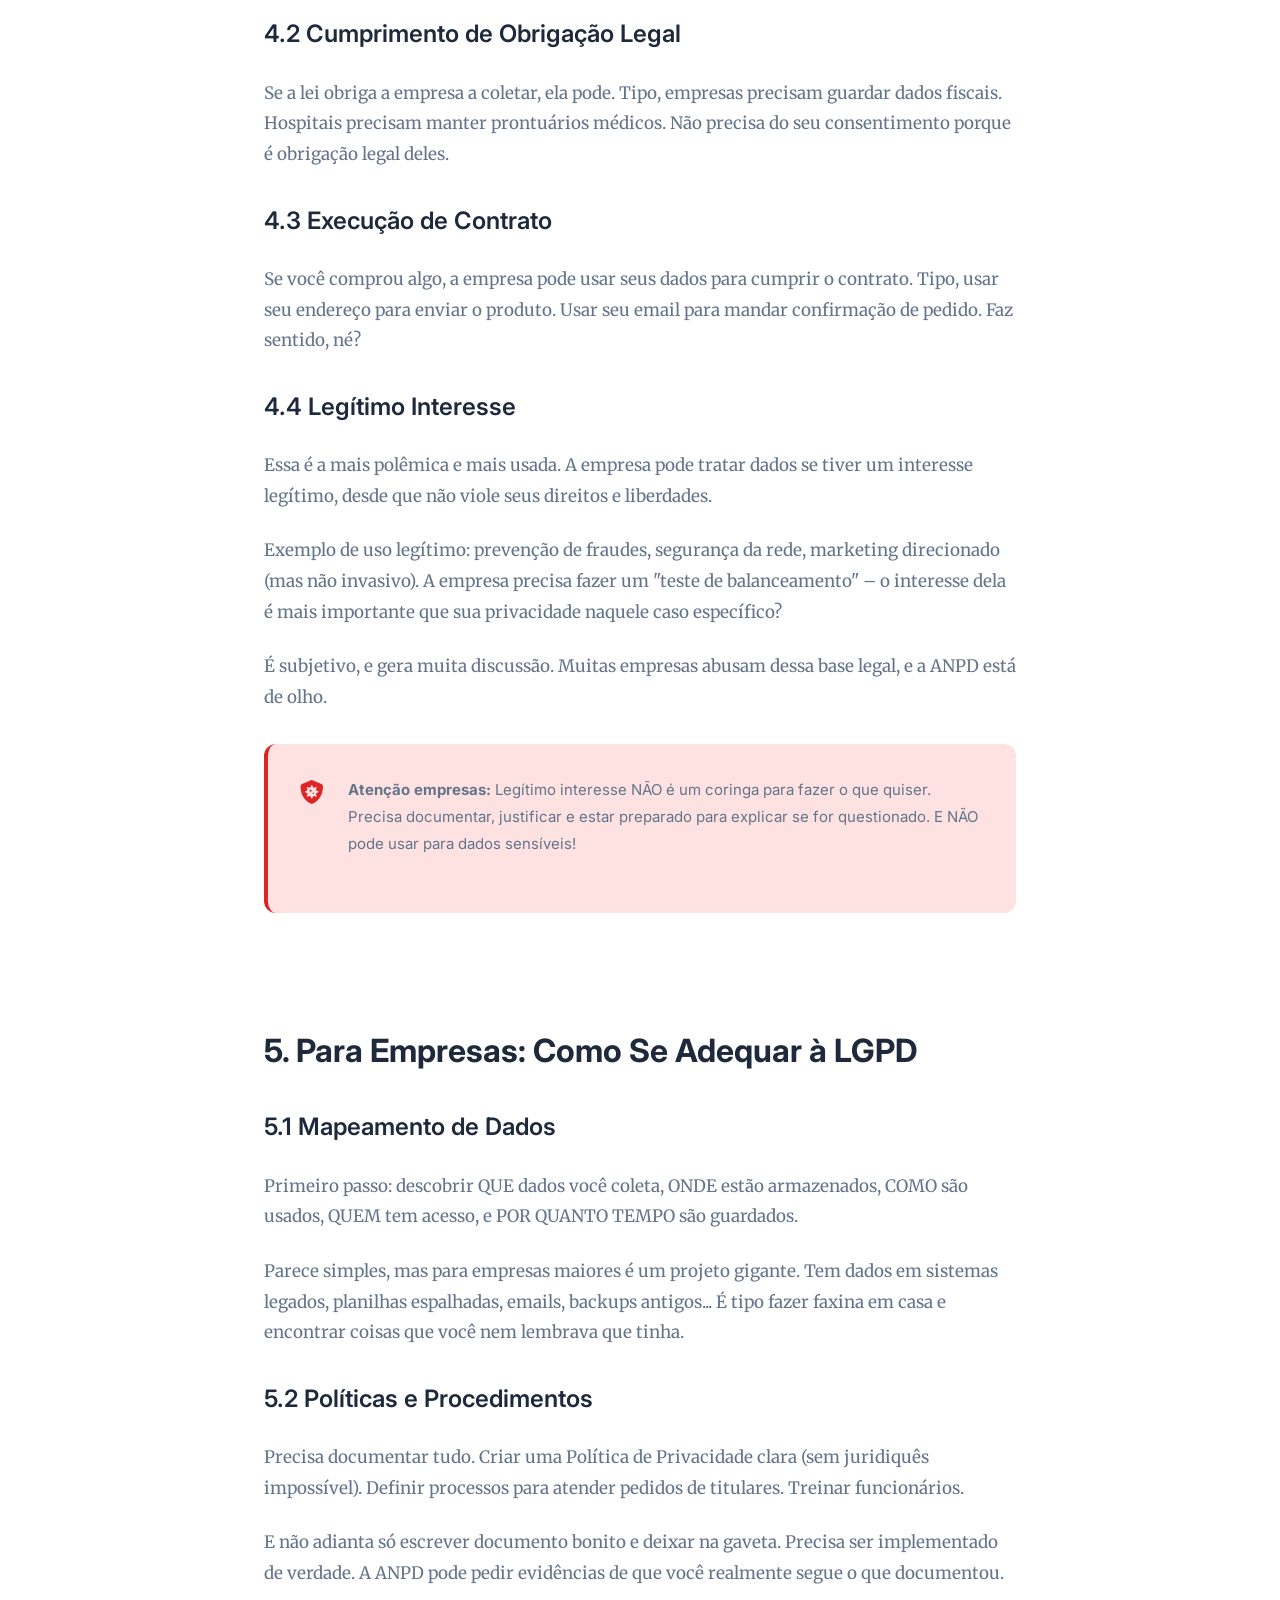
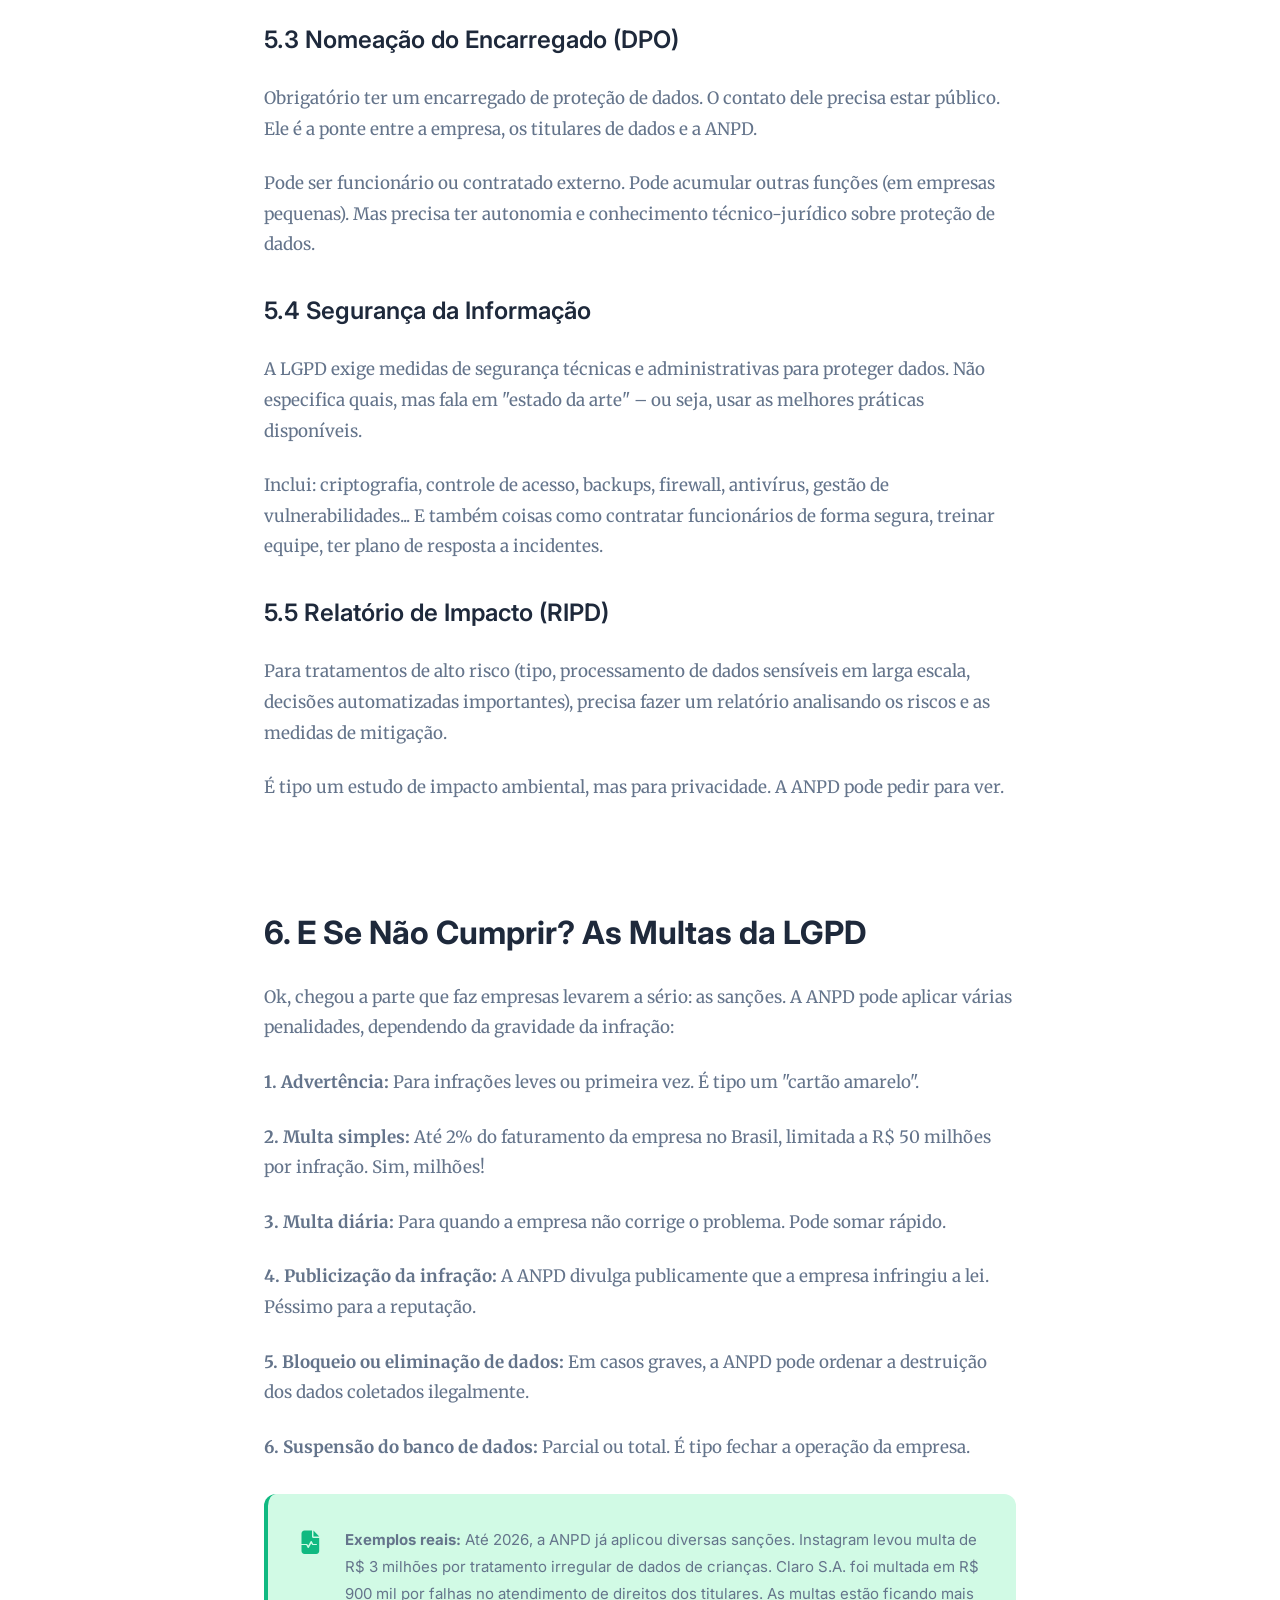
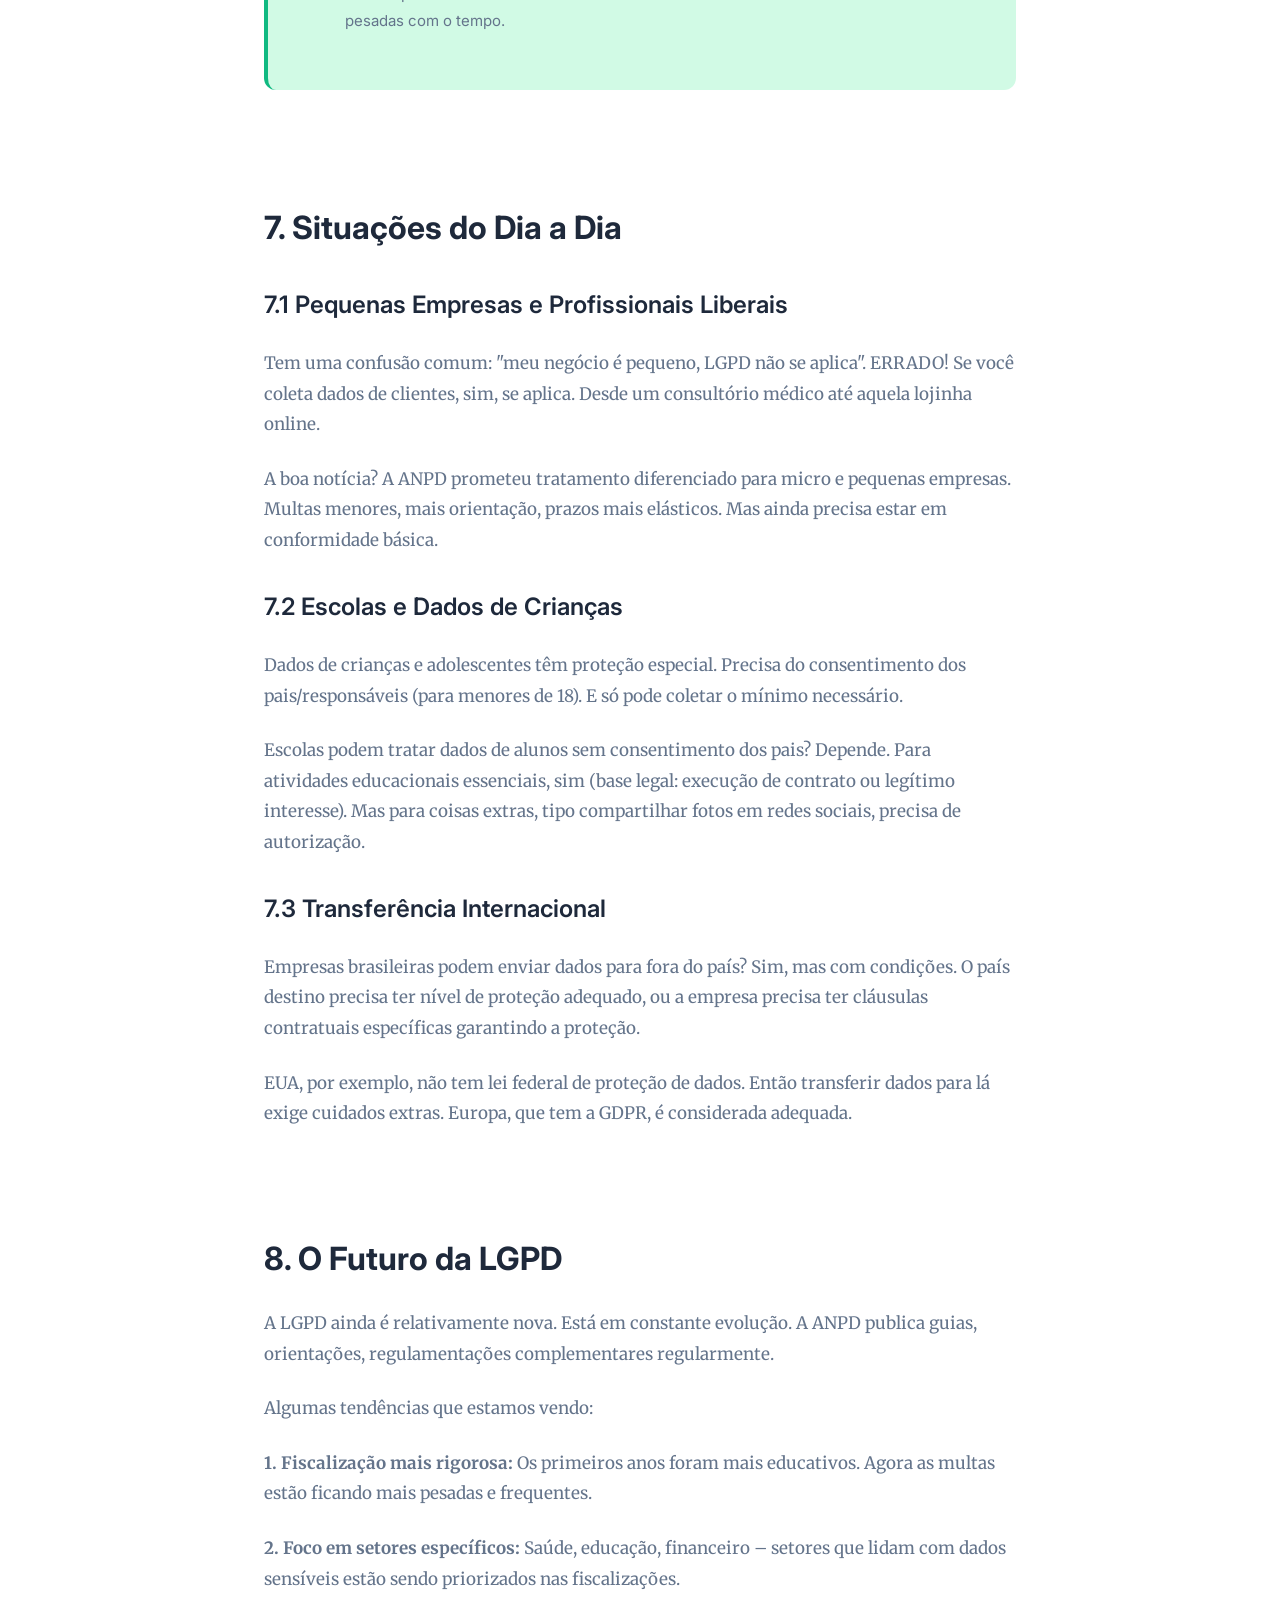
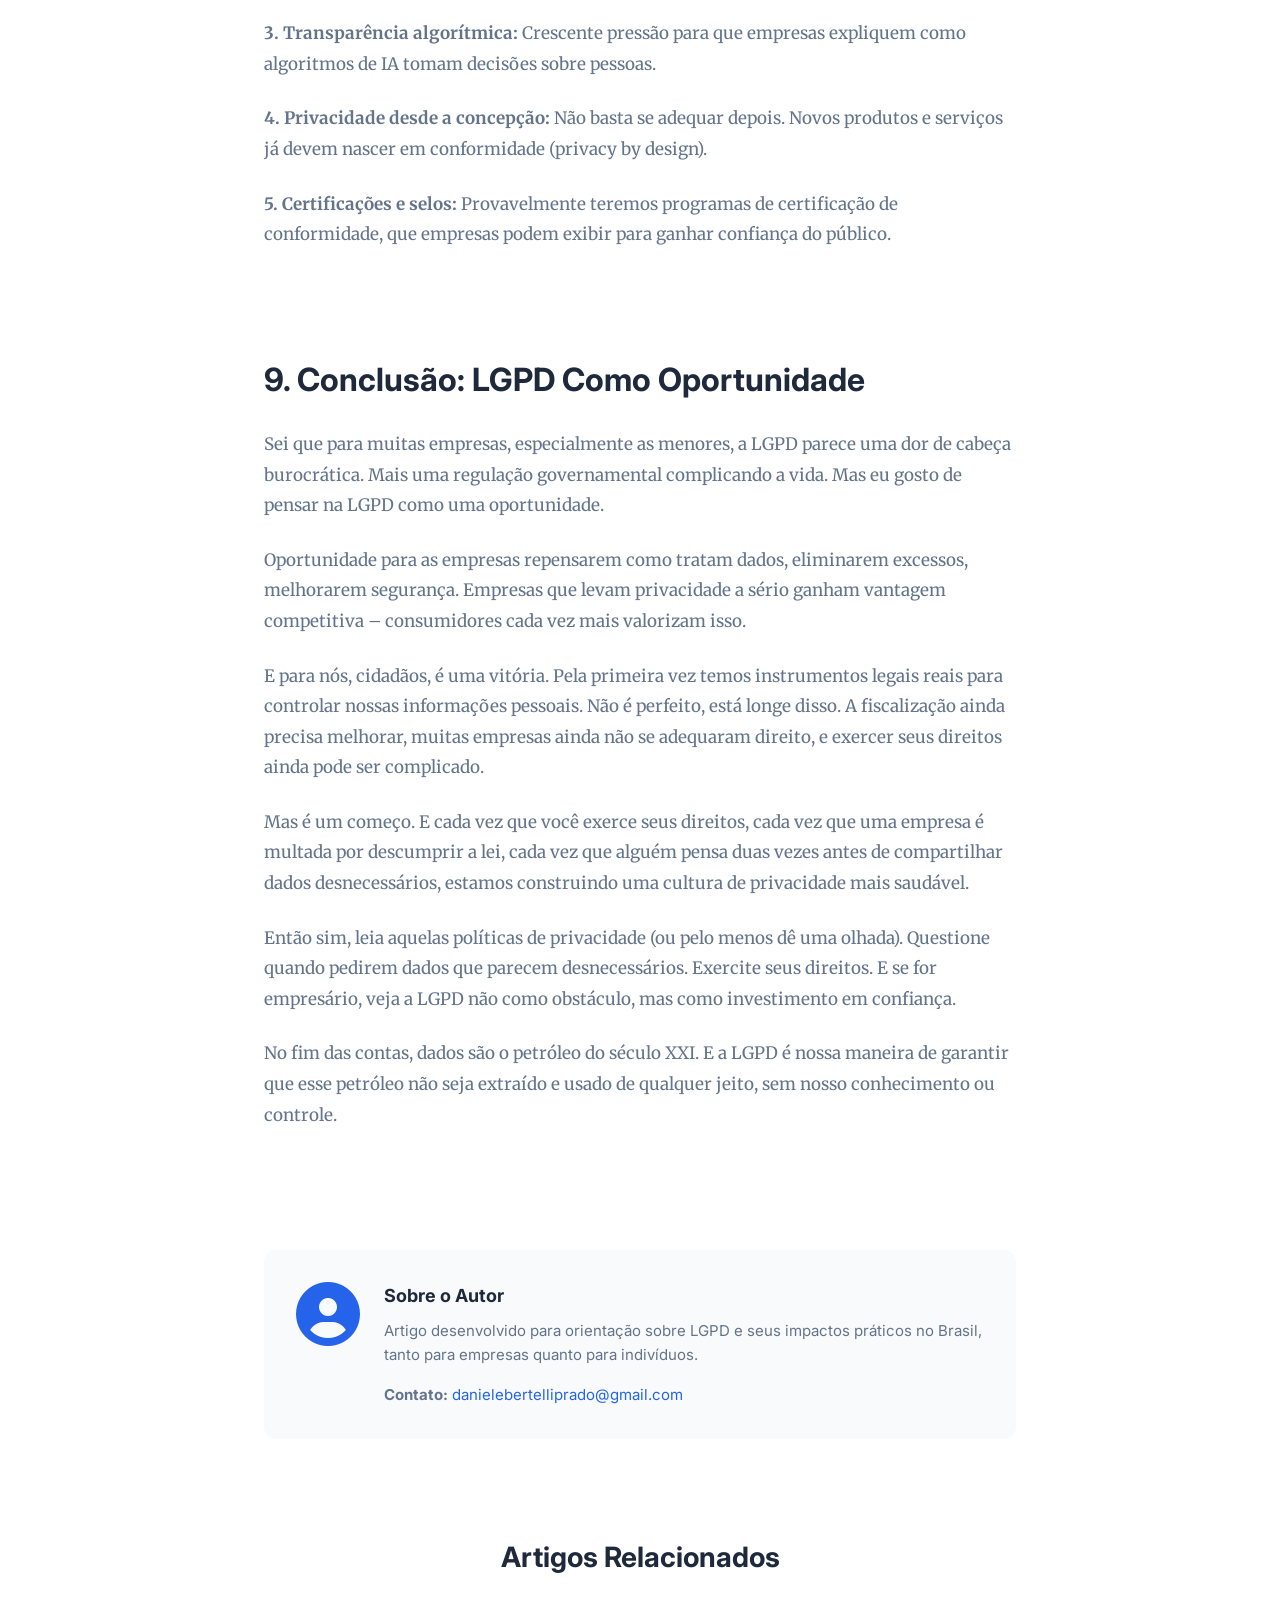
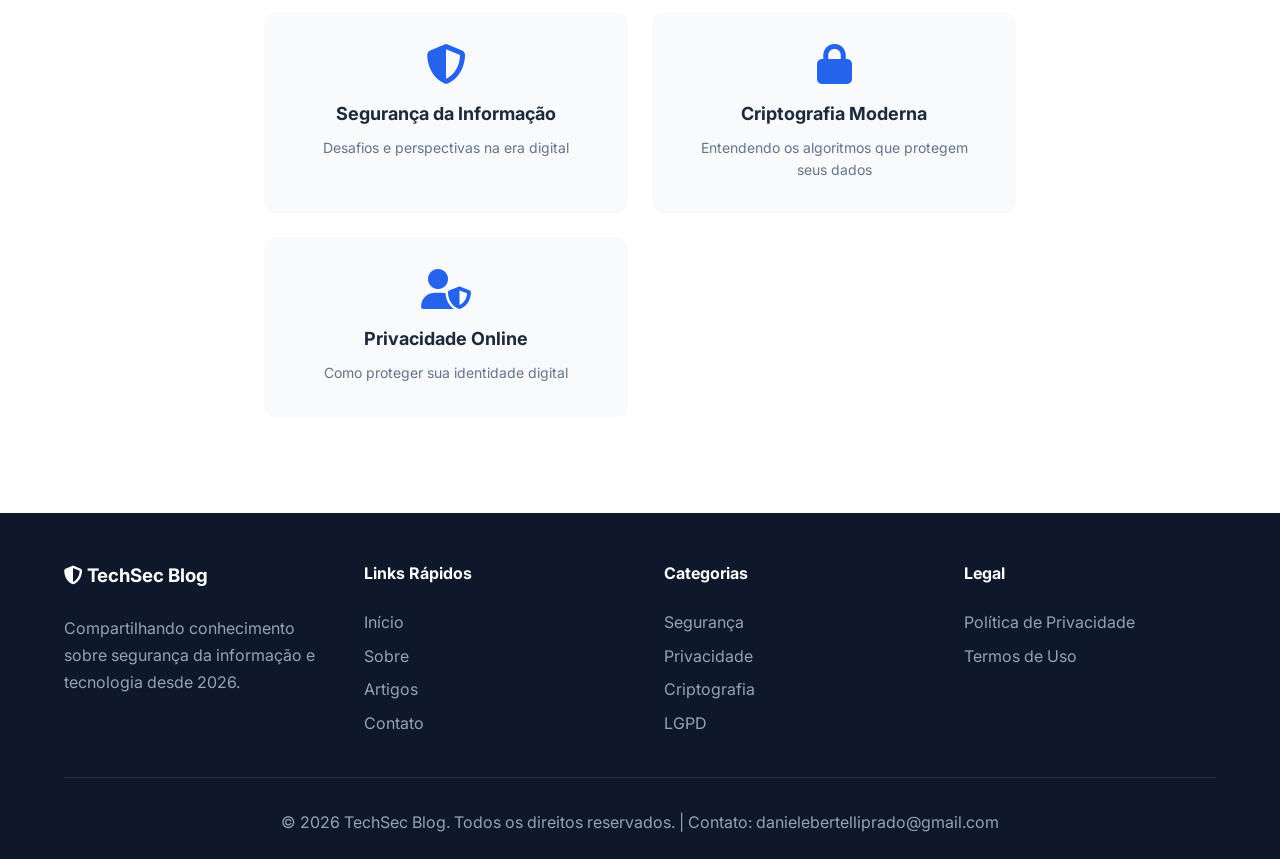
<file: lgpd.html>
<!DOCTYPE html>
<html lang="pt-BR">
<head>
    <meta charset="UTF-8">
    <meta name="viewport" content="width=device-width, initial-scale=1.0">
    <meta name="description" content="Guia prático sobre LGPD - Lei Geral de Proteção de Dados no Brasil. Direitos, deveres e como se adequar">
    <meta name="keywords" content="LGPD, proteção de dados, lei brasileira, ANPD, compliance, privacidade">
    <meta name="author" content="TechSec Blog">
    <title>LGPD na Prática: Guia Completo da Lei Brasileira | TechSec Blog</title>
    <link rel="stylesheet" href="css/style.css">
    <link href="https://fonts.googleapis.com/css2?family=Inter:wght@300;400;500;600;700;800&family=Merriweather:wght@300;400;700;900&display=swap" rel="stylesheet">
    <link rel="stylesheet" href="https://cdn.jsdelivr.net/npm/@fortawesome/fontawesome-free@6.4.0/css/all.min.css">
</head>
<body>
    <!-- Header -->
    <header class="header">
        <nav class="navbar">
            <div class="container nav-container">
                <div class="logo">
                    <i class="fas fa-shield-alt"></i>
                    <span>TechSec Blog</span>
                </div>
                <ul class="nav-menu" id="navMenu">
                    <li><a href="index.html">Início</a></li>
                    <li><a href="index.html#sobre">Sobre</a></li>
                    <li><a href="index.html#artigos" class="active">Artigos</a></li>
                    <li><a href="index.html#contato">Contato</a></li>
                </ul>
                <div class="hamburger" id="hamburger">
                    <span></span>
                    <span></span>
                    <span></span>
                </div>
            </div>
        </nav>
    </header>

    <!-- Article Header -->
    <article class="article-page">
        <div class="article-header">
            <div class="container">
                <div class="breadcrumb">
                    <a href="index.html"><i class="fas fa-home"></i> Início</a>
                    <span>/</span>
                    <span>Artigo</span>
                </div>
                <h1 class="article-main-title">LGPD na Prática: Guia Completo da Lei Brasileira de Proteção de Dados</h1>
                <div class="article-meta-header">
                    <div class="meta-item">
                        <i class="far fa-calendar"></i>
                        <span>08 de Fevereiro, 2026</span>
                    </div>
                    <div class="meta-item">
                        <i class="far fa-clock"></i>
                        <span>16 min de leitura</span>
                    </div>
                    <div class="meta-item">
                        <i class="fas fa-tag"></i>
                        <span>LGPD</span>
                    </div>
                </div>
            </div>
        </div>

        <!-- Share Buttons -->
        <div class="share-sidebar">
            <button class="share-btn" onclick="shareArticle('twitter')" title="Compartilhar no Twitter">
                <i class="fab fa-twitter"></i>
            </button>
            <button class="share-btn" onclick="shareArticle('linkedin')" title="Compartilhar no LinkedIn">
                <i class="fab fa-linkedin"></i>
            </button>
            <button class="share-btn" onclick="shareArticle('facebook')" title="Compartilhar no Facebook">
                <i class="fab fa-facebook"></i>
            </button>
            <button class="share-btn" onclick="shareArticle('whatsapp')" title="Compartilhar no WhatsApp">
                <i class="fab fa-whatsapp"></i>
            </button>
            <button class="share-btn" onclick="copyLink()" title="Copiar link">
                <i class="fas fa-link"></i>
            </button>
        </div>

        <!-- Article Content -->
        <div class="container">
            <div class="article-content">
                <!-- Resumo -->
                <div class="article-abstract">
                    <h3>Resumo</h3>
                    <p>Este artigo oferece um guia prático sobre a Lei Geral de Proteção de Dados (LGPD) brasileira. Exploramos os direitos dos titulares de dados, obrigações das empresas, bases legais para tratamento de dados, e como implementar conformidade na prática.</p>
                    <p><strong>Palavras-chave:</strong> LGPD, Proteção de Dados, ANPD, Compliance, DPO, Privacidade, Lei 13.709/2018</p>
                </div>

                <!-- Introdução -->
                <section class="article-section">
                    <h2>1. A Lei que Mudou a Relação com Nossos Dados</h2>
                    <p>Setembro de 2020 foi um marco na história digital brasileira. Foi quando entrou em vigor a Lei Geral de Proteção de Dados – a famosa LGPD. E desde então, a gente vê aquelas caixinhas chatas de cookies em todo site, recebe emails perguntando se queremos continuar recebendo newsletter, e empresas correndo para se adequar.</p>
                    
                    <p>Mas o que muita gente não percebe é que a LGPD não é só sobre essas coisinhas irritantes. Ela representa uma mudança fundamental: seus dados pessoais agora são, de fato, SEUS. Empresas não podem mais fazer o que quiserem com suas informações. Precisam te avisar, pedir permissão, e te dar controle.</p>
                    
                    <p>É tipo a diferença entre alguém entrando na sua casa sem avisar versus ter que tocar a campainha e esperar você abrir a porta. Seus dados viraram sua "propriedade virtual", e a lei finalmente reconhece isso.</p>
                    
                    <div class="info-box">
                        <i class="fas fa-lightbulb"></i>
                        <p><strong>Contexto importante:</strong> A LGPD foi inspirada na GDPR europeia, mas tem suas particularidades brasileiras. Foi sancionada em 2018, mas só entrou em vigor em 2020, e as multas começaram a valer em agosto de 2021.</p>
                    </div>
                </section>

                <!-- Conceitos Fundamentais -->
                <section class="article-section">
                    <h2>2. Entendendo o Básico: Quem é Quem na LGPD</h2>
                    
                    <h3>2.1 Dado Pessoal vs Dado Sensível</h3>
                    <p><strong>Dado pessoal</strong> é qualquer informação que identifica ou pode identificar uma pessoa. Nome, CPF, email, endereço, IP do computador, até cookie do navegador. Se dá para ligar aquilo a uma pessoa específica, é dado pessoal.</p>
                    
                    <p><strong>Dado sensível</strong> é uma categoria especial que merece proteção extra: origem racial/étnica, convicção religiosa, opinião política, filiação sindical, dados de saúde, vida sexual, dado genético ou biométrico. Basicamente, informações que podem gerar discriminação ou são extremamente íntimas.</p>
                    
                    <p>Por que a distinção importa? Porque para tratar dados sensíveis, as empresas precisam de bases legais ainda mais restritas. Não dá para usar "legítimo interesse" com dado sensível, por exemplo.</p>
                    
                    <h3>2.2 Os Personagens da História</h3>
                    <p><strong>Titular:</strong> Você. A pessoa dona dos dados. Quem tem os direitos.</p>
                    
                    <p><strong>Controlador:</strong> A empresa/organização que decide O QUE fazer com os dados e POR QUÊ. Tipo, uma loja online decide coletar seu endereço para entregar produtos.</p>
                    
                    <p><strong>Operador:</strong> Quem processa os dados seguindo instruções do controlador. Tipo, a empresa de logística que recebe seu endereço da loja para fazer a entrega.</p>
                    
                    <p><strong>Encarregado (DPO):</strong> A pessoa responsável por cuidar da proteção de dados na empresa. É tipo o "advogado dos dados". É quem você procura quando tem dúvidas ou quer exercer seus direitos.</p>
                    
                    <p><strong>ANPD:</strong> Autoridade Nacional de Proteção de Dados. O órgão do governo que fiscaliza, pune e orienta sobre LGPD. É tipo a Receita Federal, mas para dados pessoais.</p>
                </section>

                <!-- Direitos dos Titulares -->
                <section class="article-section">
                    <h2>3. Seus Direitos: O Que Você Pode Exigir</h2>
                    <p>A LGPD te dá uma lista bem generosa de direitos. E não são só palavras no papel – empresas são obrigadas por lei a respeitar. Vamos aos principais:</p>
                    
                    <h3>3.1 Direito de Confirmação e Acesso</h3>
                    <p>Você pode perguntar para qualquer empresa: "vocês têm dados meus?" E eles são obrigados a responder. Se tiverem, você pode pedir uma cópia de TODOS os dados que têm sobre você.</p>
                    
                    <p>Já fiz isso com algumas empresas por curiosidade. Algumas responderam super rápido com relatórios organizados. Outras... digamos que ainda estão "se adequando" (eufemismo para não estarem preparadas).</p>
                    
                    <h3>3.2 Direito de Correção</h3>
                    <p>Se os dados estiverem errados, você pode exigir correção. Simples assim. Seu nome está escrito errado no cadastro? Peça para corrigir. Data de nascimento errada? Idem.</p>
                    
                    <h3>3.3 Direito ao Esquecimento (Eliminação)</h3>
                    <p>Este é polêmico. Você pode pedir para uma empresa deletar seus dados quando eles não forem mais necessários ou se você retirar o consentimento.</p>
                    
                    <p>Mas... tem exceções. A empresa não precisa deletar se tiver obrigação legal de guardar (tipo, notas fiscais precisam ser mantidas por 5 anos para a Receita). Ou se os dados forem necessários para exercício de direitos (tipo, em um processo judicial).</p>
                    
                    <div class="highlight-box">
                        <i class="fas fa-exclamation-triangle"></i>
                        <p><strong>Importante:</strong> Direito ao esquecimento não significa que você pode apagar coisas embaraçosas que postou nas redes sociais. Isso é diferente – é sobre dados que empresas coletaram SOBRE você, não dados que você mesmo publicou.</p>
                    </div>
                    
                    <h3>3.4 Direito à Portabilidade</h3>
                    <p>Você pode pedir seus dados em formato estruturado e legível por máquina, para migrar para outro fornecedor. Tipo, sair do Gmail e levar todos seus emails para outro serviço.</p>
                    
                    <p>Na teoria é lindo. Na prática? Ainda não está funcionando super bem. Muitas empresas ainda não implementaram isso direito. Mas está melhorando.</p>
                    
                    <h3>3.5 Direito de Não Ser Perfilado</h3>
                    <p>Decisões automatizadas que te afetam significativamente não podem ser baseadas só em algoritmos. Você tem direito a revisão humana.</p>
                    
                    <p>Exemplo: se um banco nega seu empréstimo baseado só em um algoritmo, você pode pedir que um humano revise. Se uma empresa te exclui de uma promoção porque o sistema te classificou errado, você pode contestar.</p>
                </section>

                <!-- Bases Legais -->
                <section class="article-section">
                    <h2>4. Bases Legais: Quando uma Empresa PODE Usar Seus Dados</h2>
                    <p>Ok, então empresas não podem fazer o que quiserem com dados. Mas também não podem simplesmente não coletar nada – seria impossível operar. A LGPD lista 10 "bases legais" que justificam o tratamento de dados. São tipo as "licenças" para usar informações pessoais.</p>
                    
                    <h3>4.1 Consentimento</h3>
                    <p>A mais óbvia: você autoriza explicitamente. Aquelas caixinhas que você marca dizendo "aceito". Mas tem que ser consentimento de verdade – livre, informado, inequívoco. Não pode estar escondido em termos de 50 páginas que ninguém lê.</p>
                    
                    <p>E você pode retirar o consentimento quando quiser. A empresa tem que deixar isso fácil – tão fácil quanto foi dar o consentimento.</p>
                    
                    <h3>4.2 Cumprimento de Obrigação Legal</h3>
                    <p>Se a lei obriga a empresa a coletar, ela pode. Tipo, empresas precisam guardar dados fiscais. Hospitais precisam manter prontuários médicos. Não precisa do seu consentimento porque é obrigação legal deles.</p>
                    
                    <h3>4.3 Execução de Contrato</h3>
                    <p>Se você comprou algo, a empresa pode usar seus dados para cumprir o contrato. Tipo, usar seu endereço para enviar o produto. Usar seu email para mandar confirmação de pedido. Faz sentido, né?</p>
                    
                    <h3>4.4 Legítimo Interesse</h3>
                    <p>Essa é a mais polêmica e mais usada. A empresa pode tratar dados se tiver um interesse legítimo, desde que não viole seus direitos e liberdades.</p>
                    
                    <p>Exemplo de uso legítimo: prevenção de fraudes, segurança da rede, marketing direcionado (mas não invasivo). A empresa precisa fazer um "teste de balanceamento" – o interesse dela é mais importante que sua privacidade naquele caso específico?</p>
                    
                    <p>É subjetivo, e gera muita discussão. Muitas empresas abusam dessa base legal, e a ANPD está de olho.</p>
                    
                    <div class="warning-box">
                        <i class="fas fa-shield-virus"></i>
                        <p><strong>Atenção empresas:</strong> Legítimo interesse NÃO é um coringa para fazer o que quiser. Precisa documentar, justificar e estar preparado para explicar se for questionado. E NÃO pode usar para dados sensíveis!</p>
                    </div>
                </section>

                <!-- Para Empresas -->
                <section class="article-section">
                    <h2>5. Para Empresas: Como Se Adequar à LGPD</h2>
                    
                    <h3>5.1 Mapeamento de Dados</h3>
                    <p>Primeiro passo: descobrir QUE dados você coleta, ONDE estão armazenados, COMO são usados, QUEM tem acesso, e POR QUANTO TEMPO são guardados.</p>
                    
                    <p>Parece simples, mas para empresas maiores é um projeto gigante. Tem dados em sistemas legados, planilhas espalhadas, emails, backups antigos... É tipo fazer faxina em casa e encontrar coisas que você nem lembrava que tinha.</p>
                    
                    <h3>5.2 Políticas e Procedimentos</h3>
                    <p>Precisa documentar tudo. Criar uma Política de Privacidade clara (sem juridiquês impossível). Definir processos para atender pedidos de titulares. Treinar funcionários.</p>
                    
                    <p>E não adianta só escrever documento bonito e deixar na gaveta. Precisa ser implementado de verdade. A ANPD pode pedir evidências de que você realmente segue o que documentou.</p>
                    
                    <h3>5.3 Nomeação do Encarregado (DPO)</h3>
                    <p>Obrigatório ter um encarregado de proteção de dados. O contato dele precisa estar público. Ele é a ponte entre a empresa, os titulares de dados e a ANPD.</p>
                    
                    <p>Pode ser funcionário ou contratado externo. Pode acumular outras funções (em empresas pequenas). Mas precisa ter autonomia e conhecimento técnico-jurídico sobre proteção de dados.</p>
                    
                    <h3>5.4 Segurança da Informação</h3>
                    <p>A LGPD exige medidas de segurança técnicas e administrativas para proteger dados. Não especifica quais, mas fala em "estado da arte" – ou seja, usar as melhores práticas disponíveis.</p>
                    
                    <p>Inclui: criptografia, controle de acesso, backups, firewall, antivírus, gestão de vulnerabilidades... E também coisas como contratar funcionários de forma segura, treinar equipe, ter plano de resposta a incidentes.</p>
                    
                    <h3>5.5 Relatório de Impacto (RIPD)</h3>
                    <p>Para tratamentos de alto risco (tipo, processamento de dados sensíveis em larga escala, decisões automatizadas importantes), precisa fazer um relatório analisando os riscos e as medidas de mitigação.</p>
                    
                    <p>É tipo um estudo de impacto ambiental, mas para privacidade. A ANPD pode pedir para ver.</p>
                </section>

                <!-- Penalidades -->
                <section class="article-section">
                    <h2>6. E Se Não Cumprir? As Multas da LGPD</h2>
                    <p>Ok, chegou a parte que faz empresas levarem a sério: as sanções. A ANPD pode aplicar várias penalidades, dependendo da gravidade da infração:</p>
                    
                    <p><strong>1. Advertência:</strong> Para infrações leves ou primeira vez. É tipo um "cartão amarelo".</p>
                    
                    <p><strong>2. Multa simples:</strong> Até 2% do faturamento da empresa no Brasil, limitada a R$ 50 milhões por infração. Sim, milhões!</p>
                    
                    <p><strong>3. Multa diária:</strong> Para quando a empresa não corrige o problema. Pode somar rápido.</p>
                    
                    <p><strong>4. Publicização da infração:</strong> A ANPD divulga publicamente que a empresa infringiu a lei. Péssimo para a reputação.</p>
                    
                    <p><strong>5. Bloqueio ou eliminação de dados:</strong> Em casos graves, a ANPD pode ordenar a destruição dos dados coletados ilegalmente.</p>
                    
                    <p><strong>6. Suspensão do banco de dados:</strong> Parcial ou total. É tipo fechar a operação da empresa.</p>
                    
                    <div class="case-box">
                        <i class="fas fa-file-medical-alt"></i>
                        <p><strong>Exemplos reais:</strong> Até 2026, a ANPD já aplicou diversas sanções. Instagram levou multa de R$ 3 milhões por tratamento irregular de dados de crianças. Claro S.A. foi multada em R$ 900 mil por falhas no atendimento de direitos dos titulares. As multas estão ficando mais pesadas com o tempo.</p>
                    </div>
                </section>

                <!-- Casos Práticos -->
                <section class="article-section">
                    <h2>7. Situações do Dia a Dia</h2>
                    
                    <h3>7.1 Pequenas Empresas e Profissionais Liberais</h3>
                    <p>Tem uma confusão comum: "meu negócio é pequeno, LGPD não se aplica". ERRADO! Se você coleta dados de clientes, sim, se aplica. Desde um consultório médico até aquela lojinha online.</p>
                    
                    <p>A boa notícia? A ANPD prometeu tratamento diferenciado para micro e pequenas empresas. Multas menores, mais orientação, prazos mais elásticos. Mas ainda precisa estar em conformidade básica.</p>
                    
                    <h3>7.2 Escolas e Dados de Crianças</h3>
                    <p>Dados de crianças e adolescentes têm proteção especial. Precisa do consentimento dos pais/responsáveis (para menores de 18). E só pode coletar o mínimo necessário.</p>
                    
                    <p>Escolas podem tratar dados de alunos sem consentimento dos pais? Depende. Para atividades educacionais essenciais, sim (base legal: execução de contrato ou legítimo interesse). Mas para coisas extras, tipo compartilhar fotos em redes sociais, precisa de autorização.</p>
                    
                    <h3>7.3 Transferência Internacional</h3>
                    <p>Empresas brasileiras podem enviar dados para fora do país? Sim, mas com condições. O país destino precisa ter nível de proteção adequado, ou a empresa precisa ter cláusulas contratuais específicas garantindo a proteção.</p>
                    
                    <p>EUA, por exemplo, não tem lei federal de proteção de dados. Então transferir dados para lá exige cuidados extras. Europa, que tem a GDPR, é considerada adequada.</p>
                </section>

                <!-- Futuro -->
                <section class="article-section">
                    <h2>8. O Futuro da LGPD</h2>
                    <p>A LGPD ainda é relativamente nova. Está em constante evolução. A ANPD publica guias, orientações, regulamentações complementares regularmente.</p>
                    
                    <p>Algumas tendências que estamos vendo:</p>
                    
                    <p><strong>1. Fiscalização mais rigorosa:</strong> Os primeiros anos foram mais educativos. Agora as multas estão ficando mais pesadas e frequentes.</p>
                    
                    <p><strong>2. Foco em setores específicos:</strong> Saúde, educação, financeiro – setores que lidam com dados sensíveis estão sendo priorizados nas fiscalizações.</p>
                    
                    <p><strong>3. Transparência algorítmica:</strong> Crescente pressão para que empresas expliquem como algoritmos de IA tomam decisões sobre pessoas.</p>
                    
                    <p><strong>4. Privacidade desde a concepção:</strong> Não basta se adequar depois. Novos produtos e serviços já devem nascer em conformidade (privacy by design).</p>
                    
                    <p><strong>5. Certificações e selos:</strong> Provavelmente teremos programas de certificação de conformidade, que empresas podem exibir para ganhar confiança do público.</p>
                </section>

                <!-- Conclusão -->
                <section class="article-section">
                    <h2>9. Conclusão: LGPD Como Oportunidade</h2>
                    <p>Sei que para muitas empresas, especialmente as menores, a LGPD parece uma dor de cabeça burocrática. Mais uma regulação governamental complicando a vida. Mas eu gosto de pensar na LGPD como uma oportunidade.</p>
                    
                    <p>Oportunidade para as empresas repensarem como tratam dados, eliminarem excessos, melhorarem segurança. Empresas que levam privacidade a sério ganham vantagem competitiva – consumidores cada vez mais valorizam isso.</p>
                    
                    <p>E para nós, cidadãos, é uma vitória. Pela primeira vez temos instrumentos legais reais para controlar nossas informações pessoais. Não é perfeito, está longe disso. A fiscalização ainda precisa melhorar, muitas empresas ainda não se adequaram direito, e exercer seus direitos ainda pode ser complicado.</p>
                    
                    <p>Mas é um começo. E cada vez que você exerce seus direitos, cada vez que uma empresa é multada por descumprir a lei, cada vez que alguém pensa duas vezes antes de compartilhar dados desnecessários, estamos construindo uma cultura de privacidade mais saudável.</p>
                    
                    <p>Então sim, leia aquelas políticas de privacidade (ou pelo menos dê uma olhada). Questione quando pedirem dados que parecem desnecessários. Exercite seus direitos. E se for empresário, veja a LGPD não como obstáculo, mas como investimento em confiança.</p>
                    
                    <p>No fim das contas, dados são o petróleo do século XXI. E a LGPD é nossa maneira de garantir que esse petróleo não seja extraído e usado de qualquer jeito, sem nosso conhecimento ou controle.</p>
                </section>

                <!-- Author Info -->
                <div class="author-info">
                    <div class="author-avatar">
                        <i class="fas fa-user-circle"></i>
                    </div>
                    <div class="author-details">
                        <h4>Sobre o Autor</h4>
                        <p>Artigo desenvolvido para orientação sobre LGPD e seus impactos práticos no Brasil, tanto para empresas quanto para indivíduos.</p>
                        <p style="margin-top: 1rem;"><strong>Contato:</strong> <a href="mailto:danielebertelliprado@gmail.com">danielebertelliprado@gmail.com</a></p>
                    </div>
                </div>

                <!-- Related Articles -->
                <div class="related-articles">
                    <h3>Artigos Relacionados</h3>
                    <div class="related-grid">
                        <div class="related-card" onclick="window.location.href='artigo.html'">
                            <i class="fas fa-shield-alt"></i>
                            <h4>Segurança da Informação</h4>
                            <p>Desafios e perspectivas na era digital</p>
                        </div>
                        <div class="related-card" onclick="window.location.href='criptografia.html'">
                            <i class="fas fa-lock"></i>
                            <h4>Criptografia Moderna</h4>
                            <p>Entendendo os algoritmos que protegem seus dados</p>
                        </div>
                        <div class="related-card" onclick="window.location.href='privacidade.html'">
                            <i class="fas fa-user-shield"></i>
                            <h4>Privacidade Online</h4>
                            <p>Como proteger sua identidade digital</p>
                        </div>
                    </div>
                </div>
            </div>
        </div>
    </article>

    <!-- Footer -->
    <footer class="footer">
        <div class="container">
            <div class="footer-content">
                <div class="footer-section">
                    <h3><i class="fas fa-shield-alt"></i> TechSec Blog</h3>
                    <p>Compartilhando conhecimento sobre segurança da informação e tecnologia desde 2026.</p>
                </div>
                <div class="footer-section">
                    <h4>Links Rápidos</h4>
                    <ul>
                        <li><a href="index.html">Início</a></li>
                        <li><a href="index.html#sobre">Sobre</a></li>
                        <li><a href="index.html#artigos">Artigos</a></li>
                        <li><a href="index.html#contato">Contato</a></li>
                    </ul>
                </div>
                <div class="footer-section">
                    <h4>Categorias</h4>
                    <ul>
                        <li><a href="#">Segurança</a></li>
                        <li><a href="#">Privacidade</a></li>
                        <li><a href="#">Criptografia</a></li>
                        <li><a href="#">LGPD</a></li>
                    </ul>
                </div>
                <div class="footer-section">
                    <h4>Legal</h4>
                    <ul>
                        <li><a href="#">Política de Privacidade</a></li>
                        <li><a href="#">Termos de Uso</a></li>
                    </ul>
                </div>
            </div>
            <div class="footer-bottom">
                <p>&copy; 2026 TechSec Blog. Todos os direitos reservados. | Contato: <a href="mailto:danielebertelliprado@gmail.com" style="color: #94a3b8;">danielebertelliprado@gmail.com</a></p>
            </div>
        </div>
    </footer>

    <script src="js/main.js"></script>
</body>
</html>
</file>
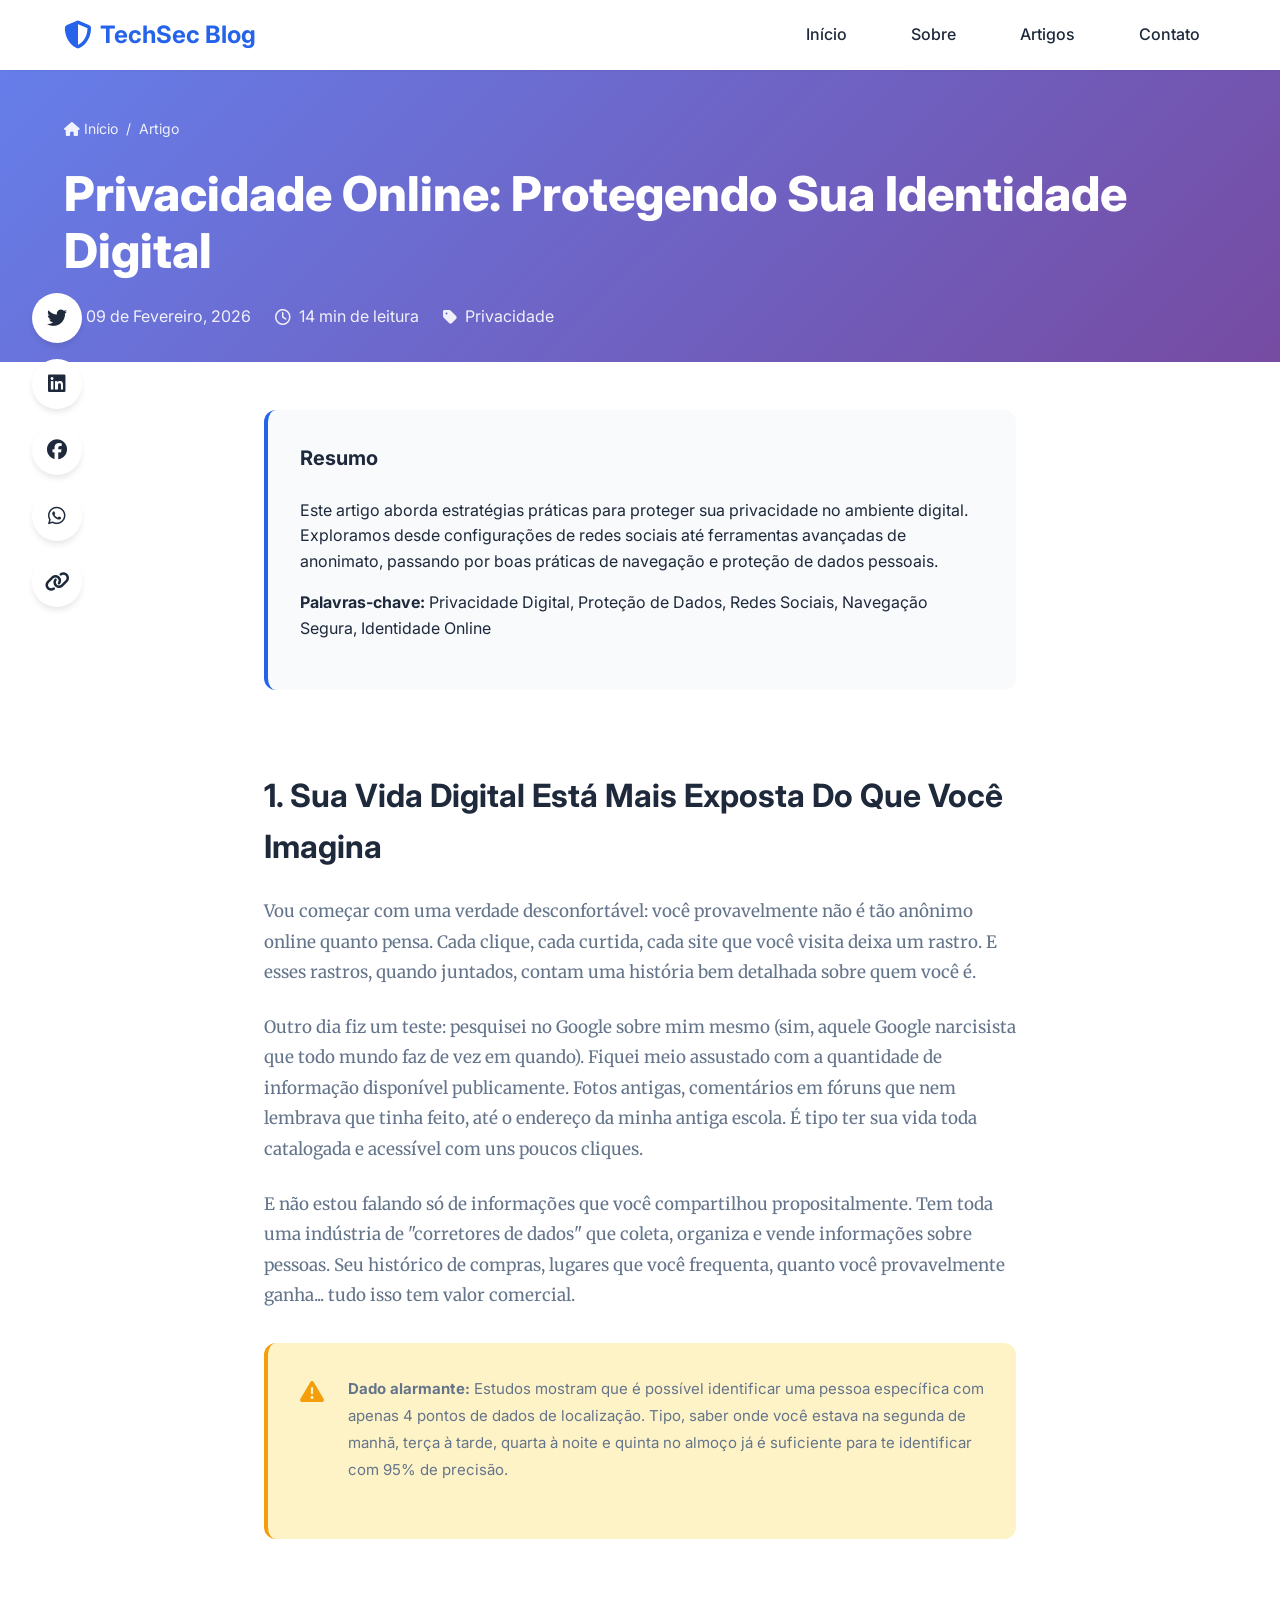
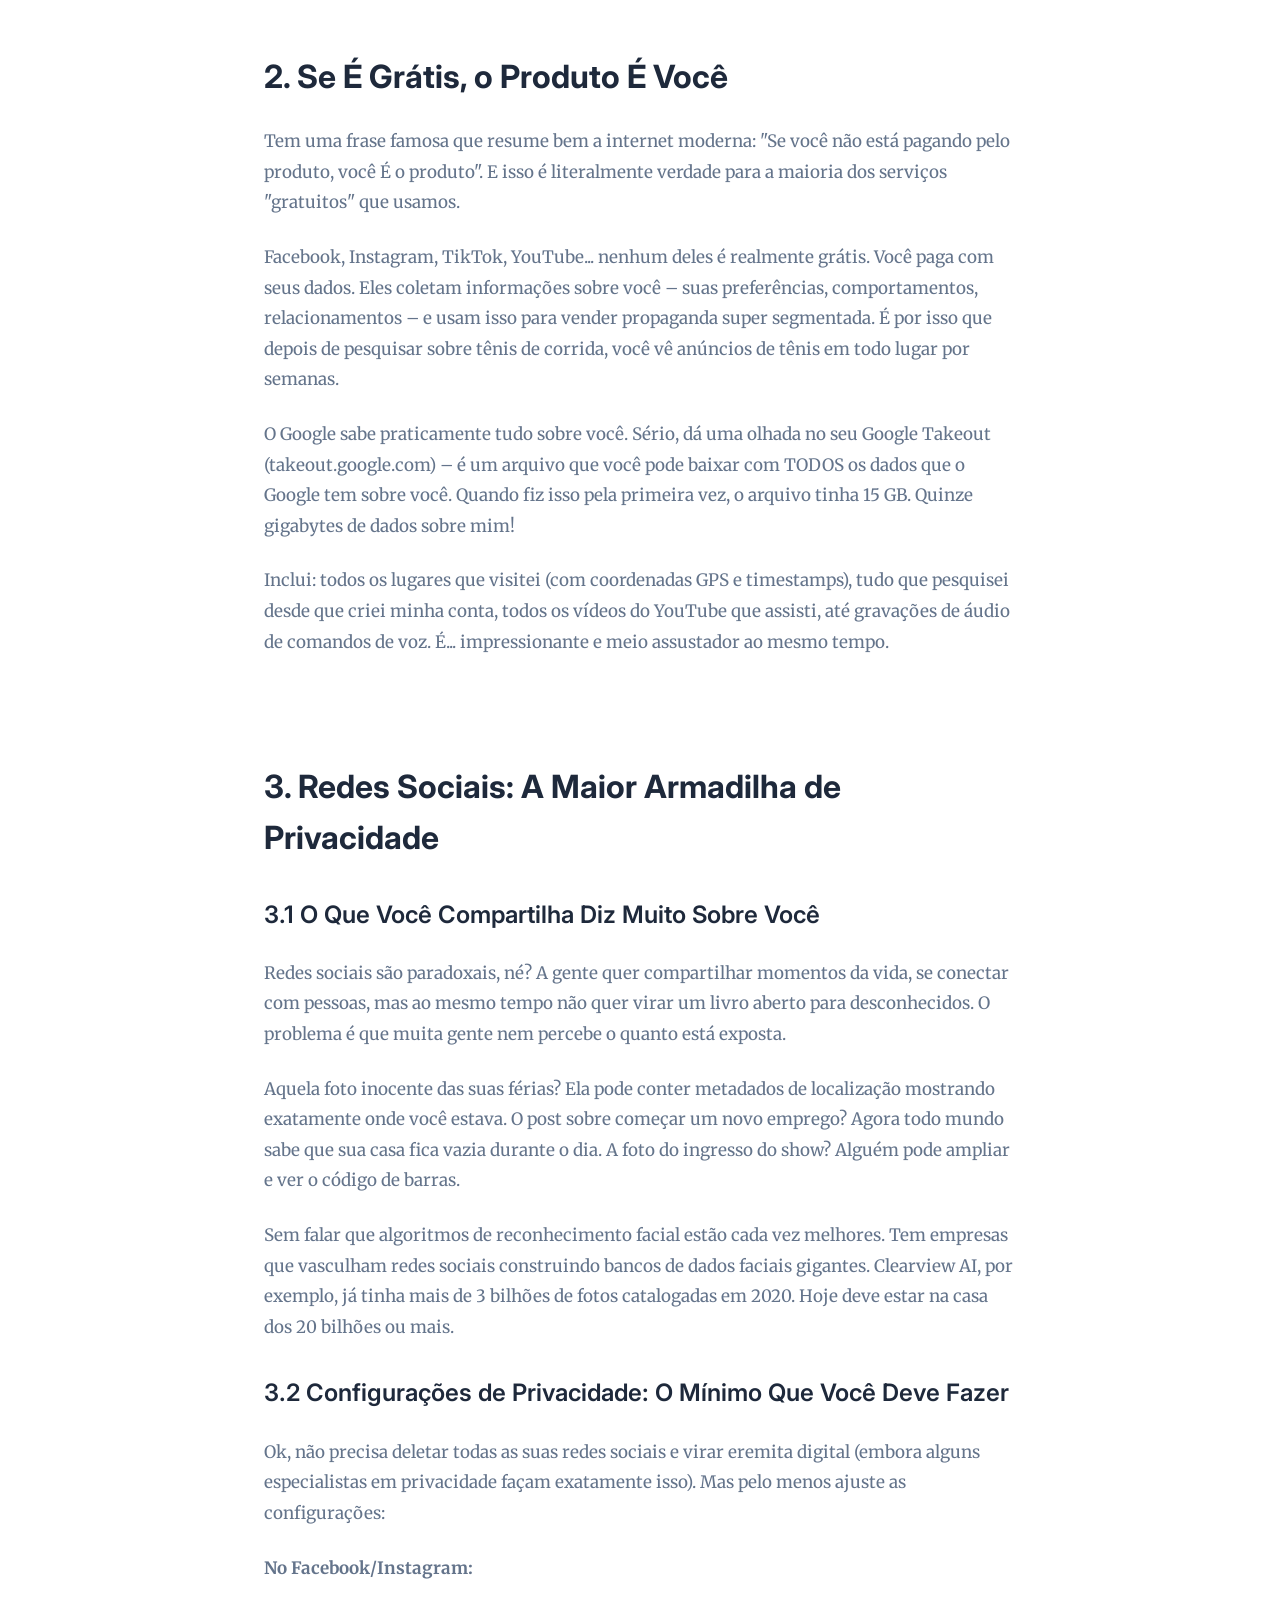
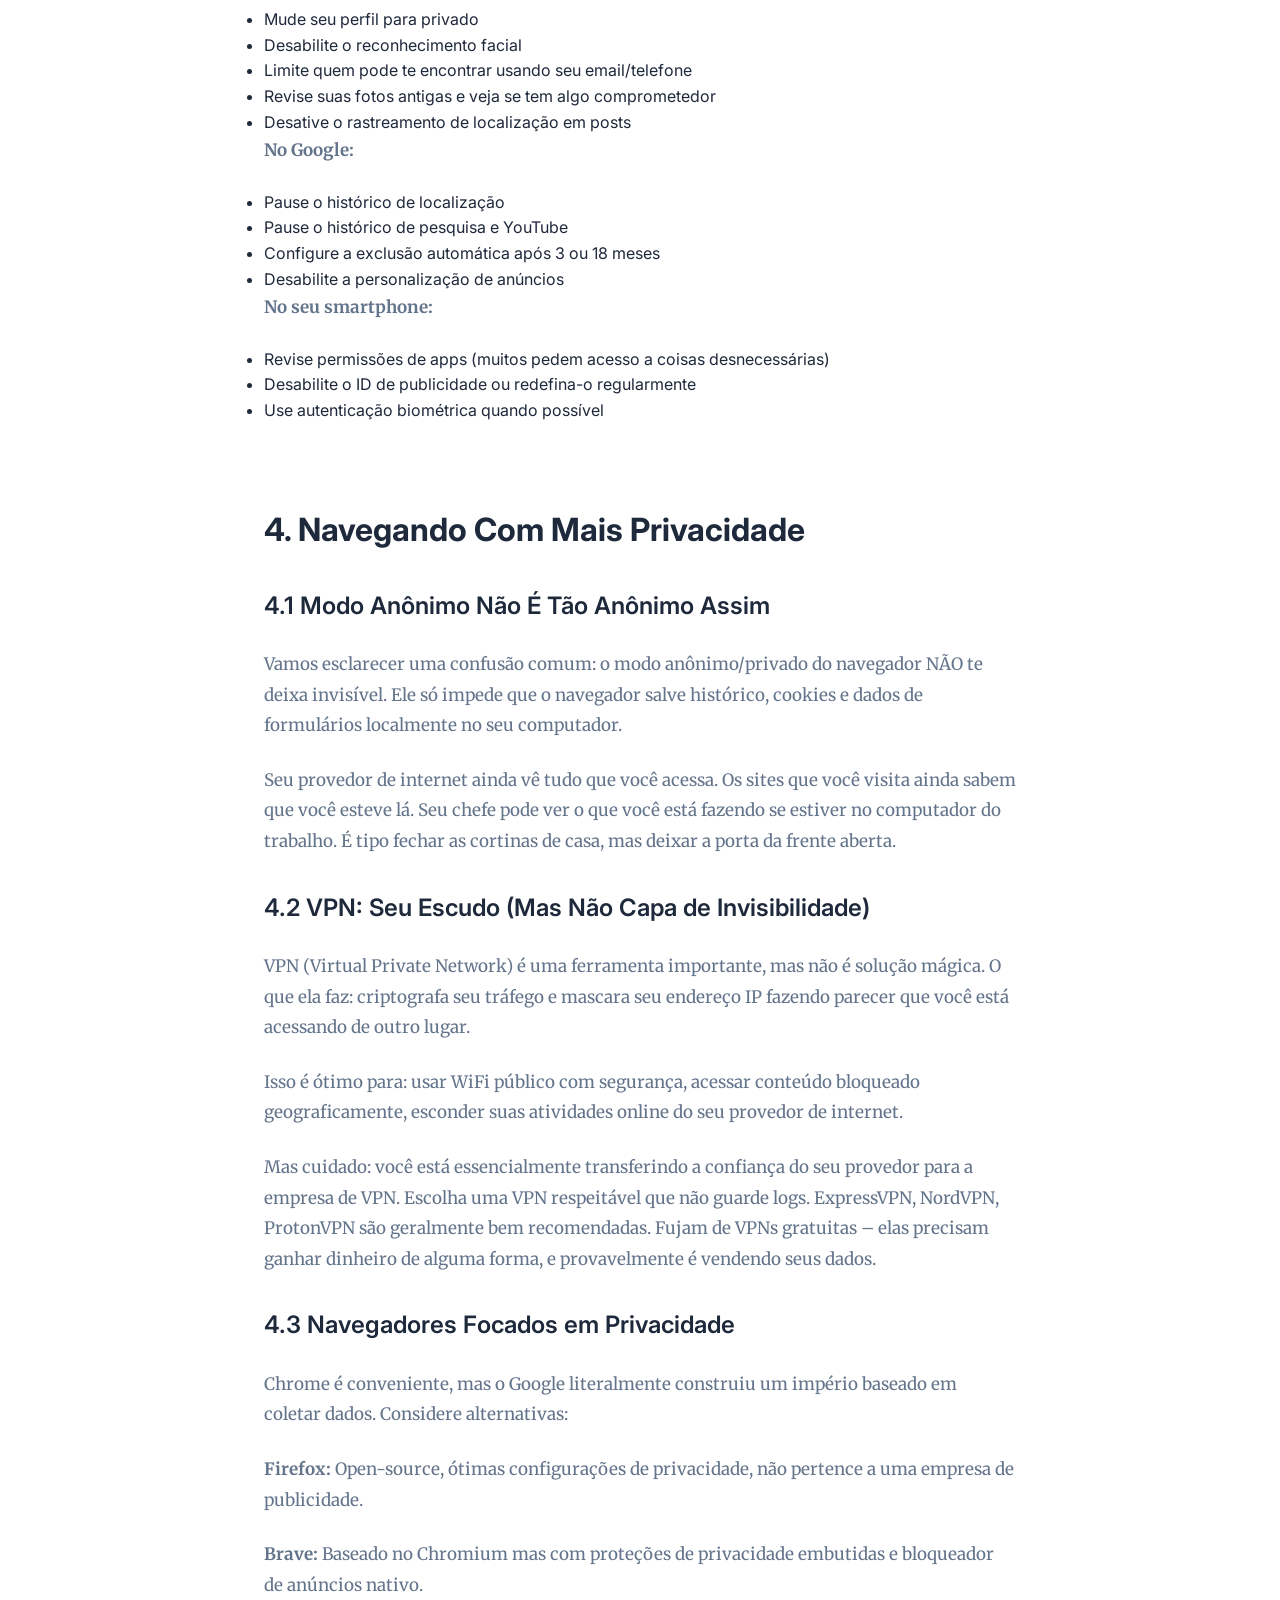
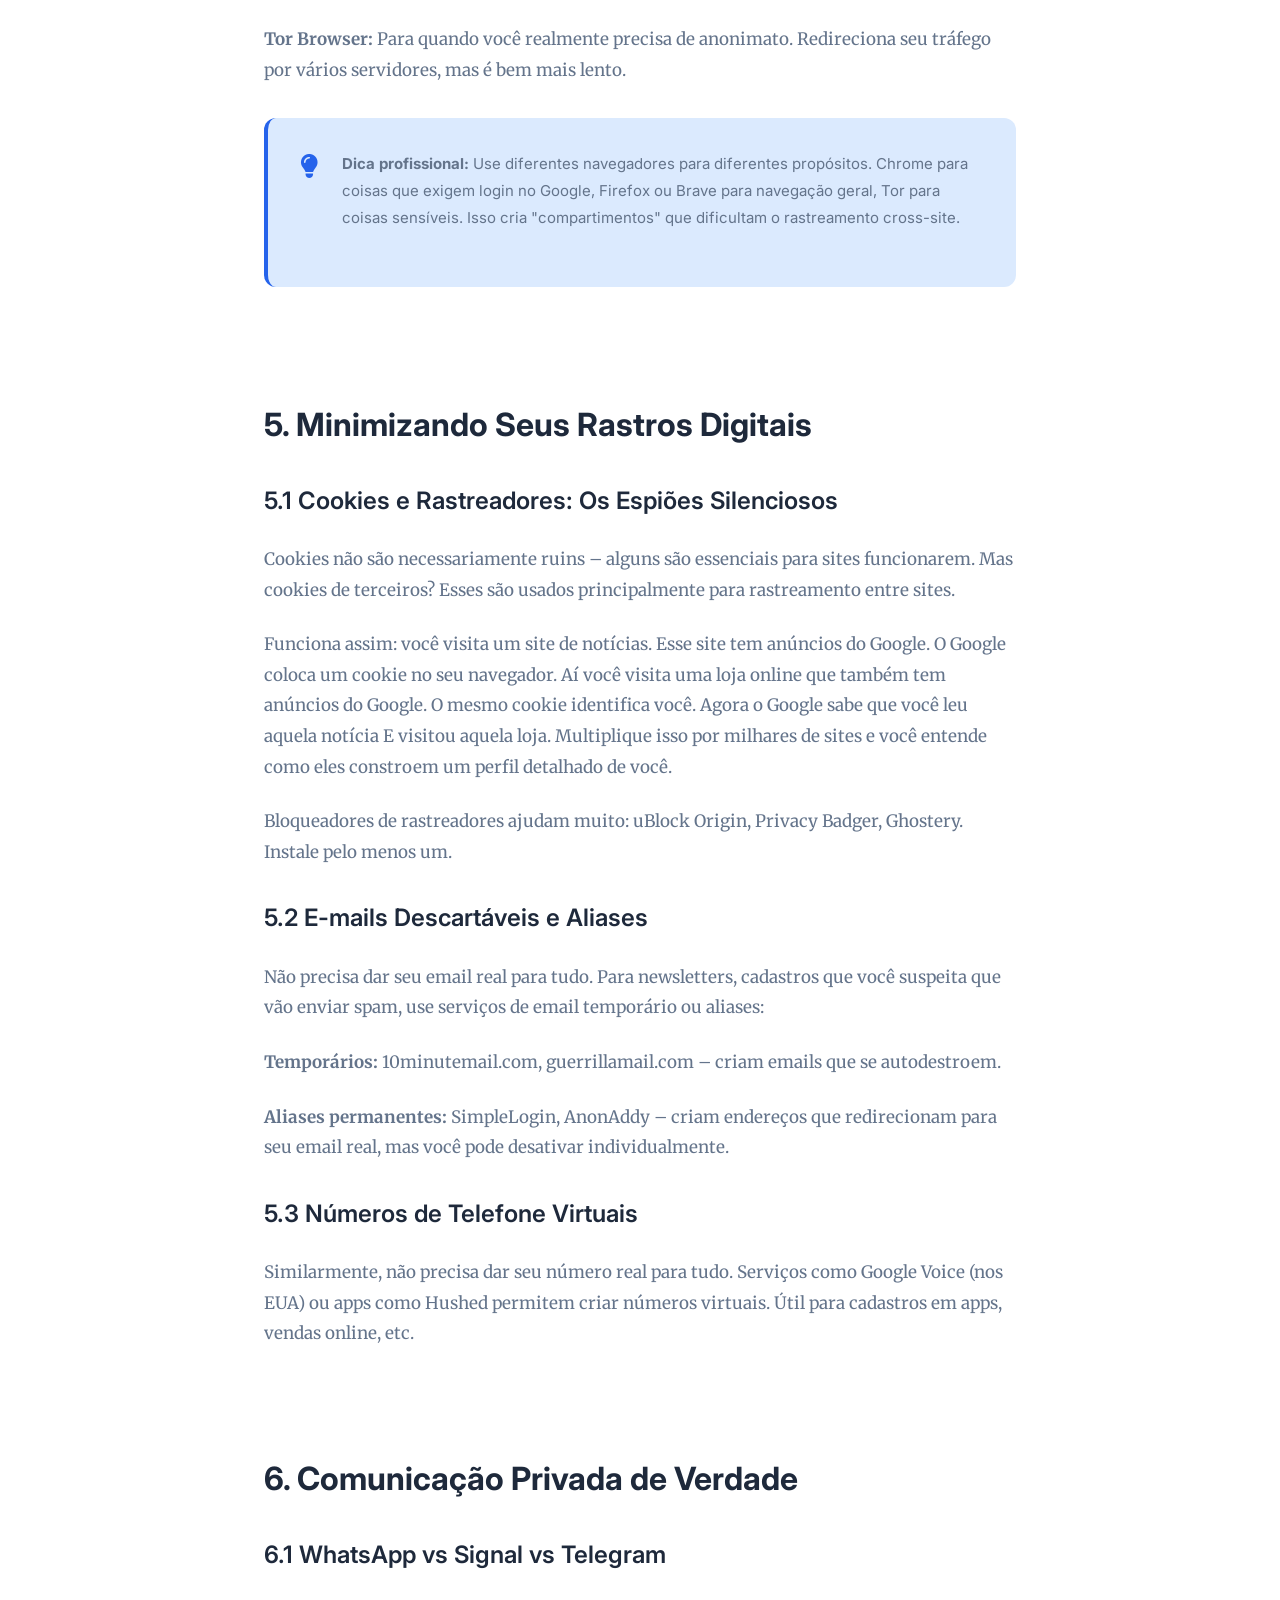
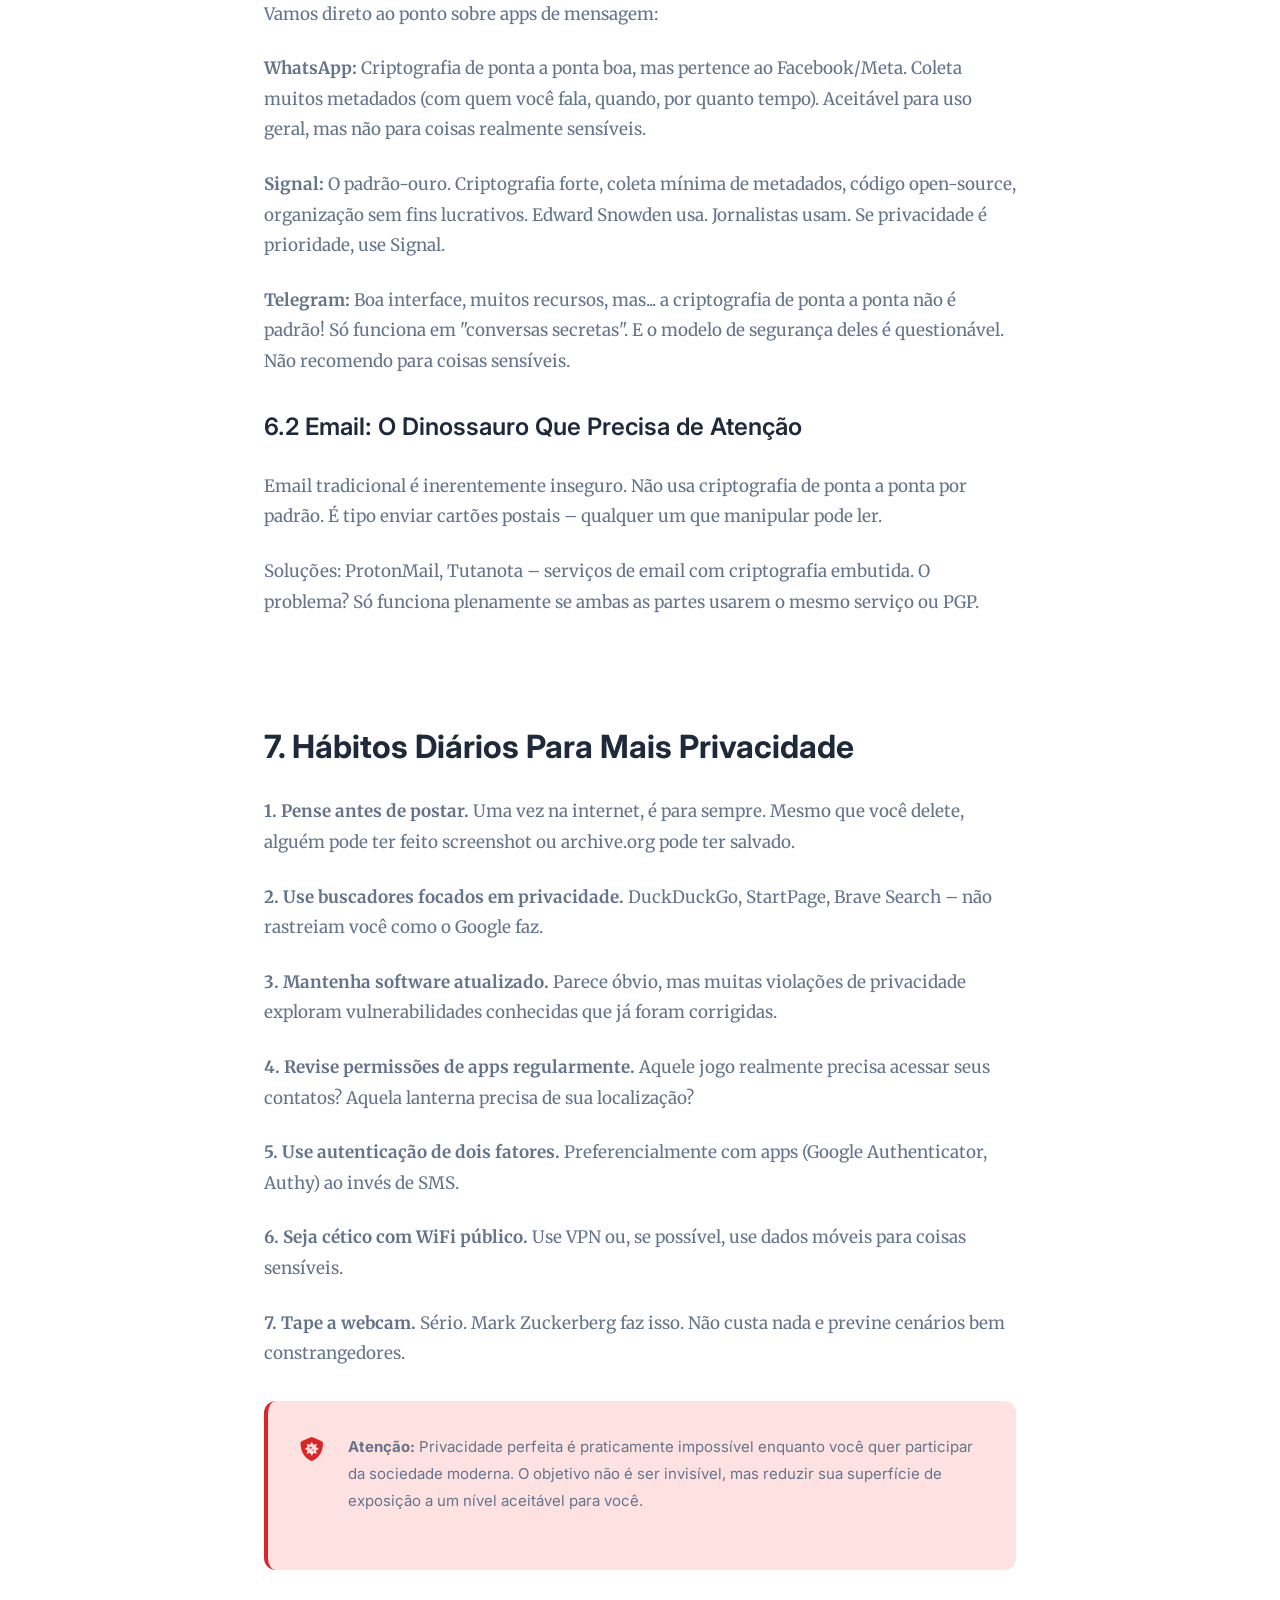
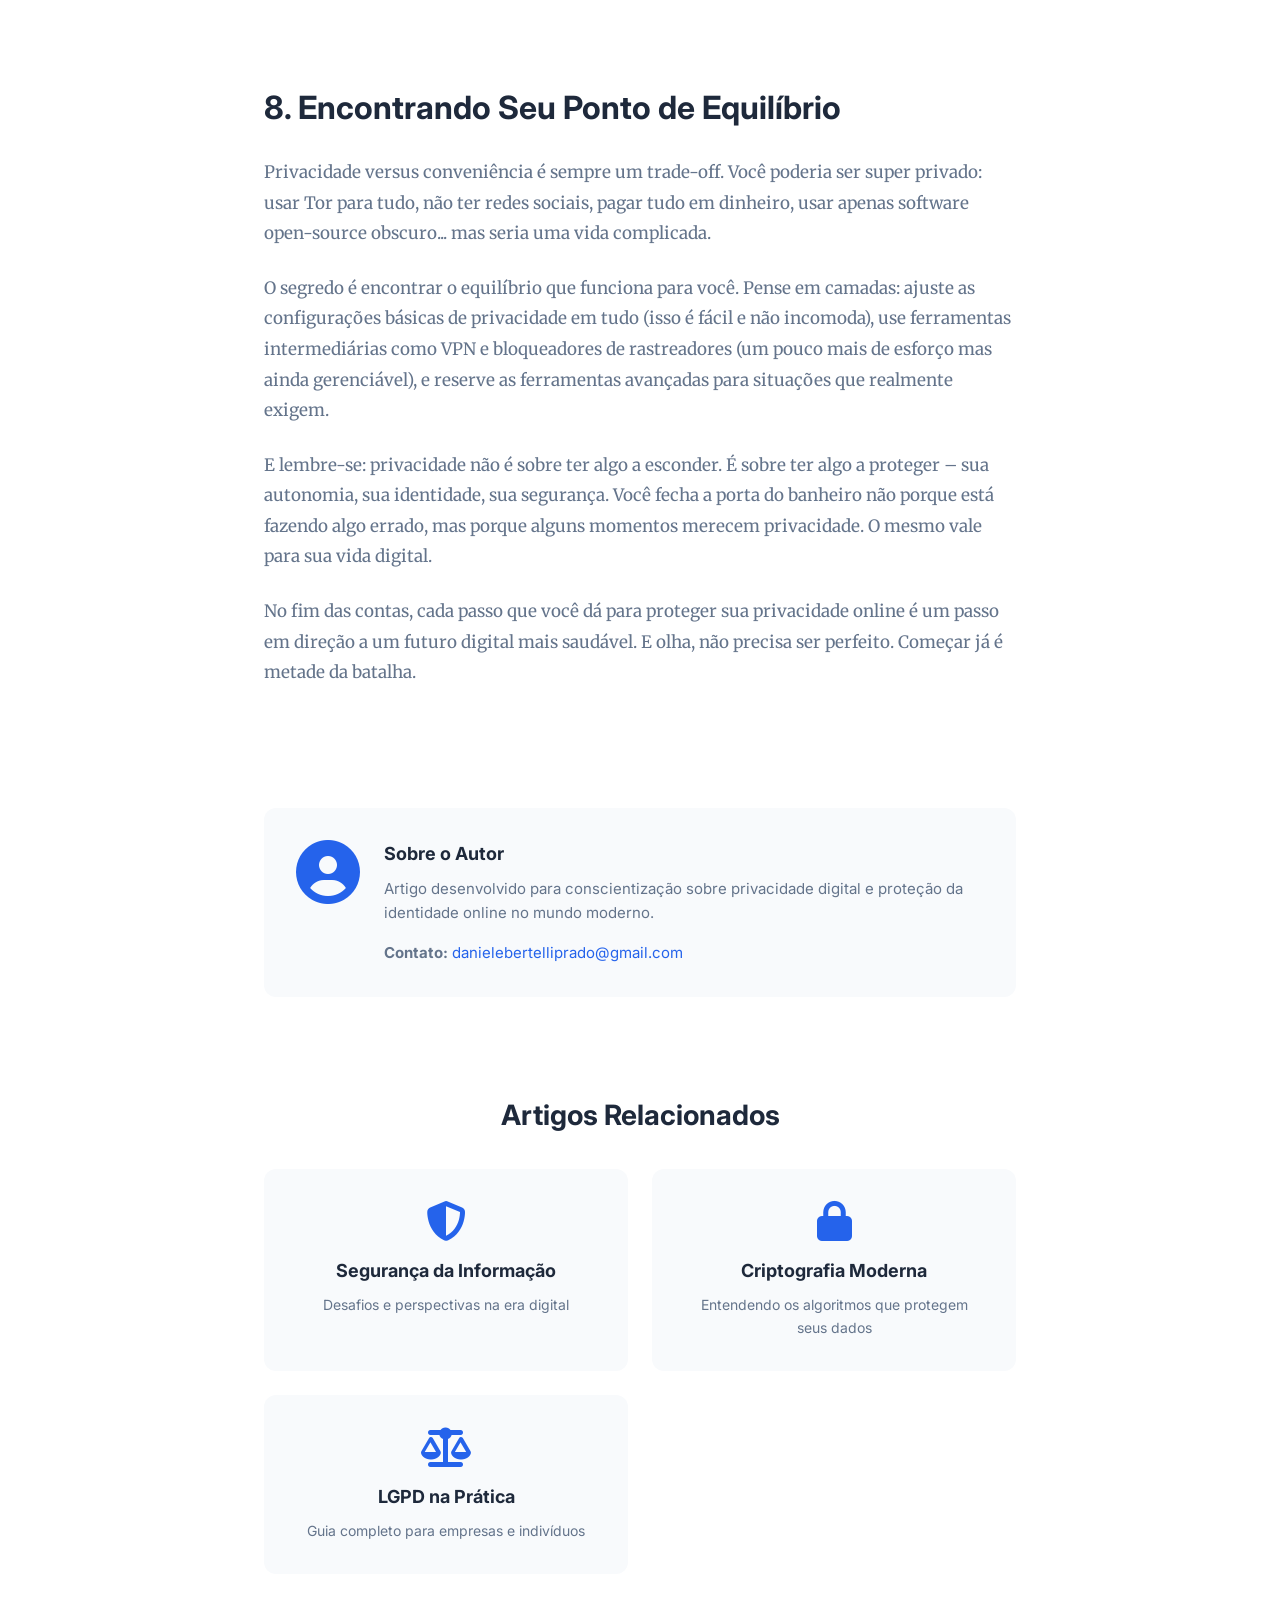
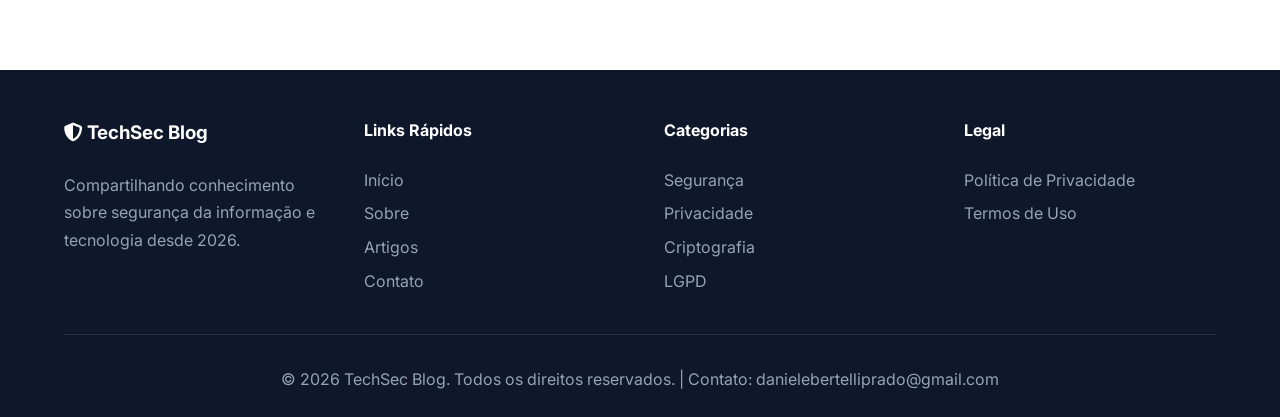
<file: privacidade.html>
<!DOCTYPE html>
<html lang="pt-BR">
<head>
    <meta charset="UTF-8">
    <meta name="viewport" content="width=device-width, initial-scale=1.0">
    <meta name="description" content="Guia completo sobre privacidade online - aprenda a proteger sua identidade digital em redes sociais, navegação e comunicações">
    <meta name="keywords" content="privacidade online, proteção de dados, identidade digital, redes sociais, anonimato">
    <meta name="author" content="TechSec Blog">
    <title>Privacidade Online: Protegendo Sua Identidade Digital | TechSec Blog</title>
    <link rel="stylesheet" href="css/style.css">
    <link href="https://fonts.googleapis.com/css2?family=Inter:wght@300;400;500;600;700;800&family=Merriweather:wght@300;400;700;900&display=swap" rel="stylesheet">
    <link rel="stylesheet" href="https://cdn.jsdelivr.net/npm/@fortawesome/fontawesome-free@6.4.0/css/all.min.css">
</head>
<body>
    <!-- Header -->
    <header class="header">
        <nav class="navbar">
            <div class="container nav-container">
                <div class="logo">
                    <i class="fas fa-shield-alt"></i>
                    <span>TechSec Blog</span>
                </div>
                <ul class="nav-menu" id="navMenu">
                    <li><a href="index.html">Início</a></li>
                    <li><a href="index.html#sobre">Sobre</a></li>
                    <li><a href="index.html#artigos" class="active">Artigos</a></li>
                    <li><a href="index.html#contato">Contato</a></li>
                </ul>
                <div class="hamburger" id="hamburger">
                    <span></span>
                    <span></span>
                    <span></span>
                </div>
            </div>
        </nav>
    </header>

    <!-- Article Header -->
    <article class="article-page">
        <div class="article-header">
            <div class="container">
                <div class="breadcrumb">
                    <a href="index.html"><i class="fas fa-home"></i> Início</a>
                    <span>/</span>
                    <span>Artigo</span>
                </div>
                <h1 class="article-main-title">Privacidade Online: Protegendo Sua Identidade Digital</h1>
                <div class="article-meta-header">
                    <div class="meta-item">
                        <i class="far fa-calendar"></i>
                        <span>09 de Fevereiro, 2026</span>
                    </div>
                    <div class="meta-item">
                        <i class="far fa-clock"></i>
                        <span>14 min de leitura</span>
                    </div>
                    <div class="meta-item">
                        <i class="fas fa-tag"></i>
                        <span>Privacidade</span>
                    </div>
                </div>
            </div>
        </div>

        <!-- Share Buttons -->
        <div class="share-sidebar">
            <button class="share-btn" onclick="shareArticle('twitter')" title="Compartilhar no Twitter">
                <i class="fab fa-twitter"></i>
            </button>
            <button class="share-btn" onclick="shareArticle('linkedin')" title="Compartilhar no LinkedIn">
                <i class="fab fa-linkedin"></i>
            </button>
            <button class="share-btn" onclick="shareArticle('facebook')" title="Compartilhar no Facebook">
                <i class="fab fa-facebook"></i>
            </button>
            <button class="share-btn" onclick="shareArticle('whatsapp')" title="Compartilhar no WhatsApp">
                <i class="fab fa-whatsapp"></i>
            </button>
            <button class="share-btn" onclick="copyLink()" title="Copiar link">
                <i class="fas fa-link"></i>
            </button>
        </div>

        <!-- Article Content -->
        <div class="container">
            <div class="article-content">
                <!-- Resumo -->
                <div class="article-abstract">
                    <h3>Resumo</h3>
                    <p>Este artigo aborda estratégias práticas para proteger sua privacidade no ambiente digital. Exploramos desde configurações de redes sociais até ferramentas avançadas de anonimato, passando por boas práticas de navegação e proteção de dados pessoais.</p>
                    <p><strong>Palavras-chave:</strong> Privacidade Digital, Proteção de Dados, Redes Sociais, Navegação Segura, Identidade Online</p>
                </div>

                <!-- Introdução -->
                <section class="article-section">
                    <h2>1. Sua Vida Digital Está Mais Exposta Do Que Você Imagina</h2>
                    <p>Vou começar com uma verdade desconfortável: você provavelmente não é tão anônimo online quanto pensa. Cada clique, cada curtida, cada site que você visita deixa um rastro. E esses rastros, quando juntados, contam uma história bem detalhada sobre quem você é.</p>
                    
                    <p>Outro dia fiz um teste: pesquisei no Google sobre mim mesmo (sim, aquele Google narcisista que todo mundo faz de vez em quando). Fiquei meio assustado com a quantidade de informação disponível publicamente. Fotos antigas, comentários em fóruns que nem lembrava que tinha feito, até o endereço da minha antiga escola. É tipo ter sua vida toda catalogada e acessível com uns poucos cliques.</p>
                    
                    <p>E não estou falando só de informações que você compartilhou propositalmente. Tem toda uma indústria de "corretores de dados" que coleta, organiza e vende informações sobre pessoas. Seu histórico de compras, lugares que você frequenta, quanto você provavelmente ganha... tudo isso tem valor comercial.</p>
                    
                    <div class="highlight-box">
                        <i class="fas fa-exclamation-triangle"></i>
                        <p><strong>Dado alarmante:</strong> Estudos mostram que é possível identificar uma pessoa específica com apenas 4 pontos de dados de localização. Tipo, saber onde você estava na segunda de manhã, terça à tarde, quarta à noite e quinta no almoço já é suficiente para te identificar com 95% de precisão.</p>
                    </div>
                </section>

                <!-- O Modelo de Negócio da Internet -->
                <section class="article-section">
                    <h2>2. Se É Grátis, o Produto É Você</h2>
                    <p>Tem uma frase famosa que resume bem a internet moderna: "Se você não está pagando pelo produto, você É o produto". E isso é literalmente verdade para a maioria dos serviços "gratuitos" que usamos.</p>
                    
                    <p>Facebook, Instagram, TikTok, YouTube... nenhum deles é realmente grátis. Você paga com seus dados. Eles coletam informações sobre você – suas preferências, comportamentos, relacionamentos – e usam isso para vender propaganda super segmentada. É por isso que depois de pesquisar sobre tênis de corrida, você vê anúncios de tênis em todo lugar por semanas.</p>
                    
                    <p>O Google sabe praticamente tudo sobre você. Sério, dá uma olhada no seu Google Takeout (takeout.google.com) – é um arquivo que você pode baixar com TODOS os dados que o Google tem sobre você. Quando fiz isso pela primeira vez, o arquivo tinha 15 GB. Quinze gigabytes de dados sobre mim!</p>
                    
                    <p>Inclui: todos os lugares que visitei (com coordenadas GPS e timestamps), tudo que pesquisei desde que criei minha conta, todos os vídeos do YouTube que assisti, até gravações de áudio de comandos de voz. É... impressionante e meio assustador ao mesmo tempo.</p>
                </section>

                <!-- Redes Sociais -->
                <section class="article-section">
                    <h2>3. Redes Sociais: A Maior Armadilha de Privacidade</h2>
                    
                    <h3>3.1 O Que Você Compartilha Diz Muito Sobre Você</h3>
                    <p>Redes sociais são paradoxais, né? A gente quer compartilhar momentos da vida, se conectar com pessoas, mas ao mesmo tempo não quer virar um livro aberto para desconhecidos. O problema é que muita gente nem percebe o quanto está exposta.</p>
                    
                    <p>Aquela foto inocente das suas férias? Ela pode conter metadados de localização mostrando exatamente onde você estava. O post sobre começar um novo emprego? Agora todo mundo sabe que sua casa fica vazia durante o dia. A foto do ingresso do show? Alguém pode ampliar e ver o código de barras.</p>
                    
                    <p>Sem falar que algoritmos de reconhecimento facial estão cada vez melhores. Tem empresas que vasculham redes sociais construindo bancos de dados faciais gigantes. Clearview AI, por exemplo, já tinha mais de 3 bilhões de fotos catalogadas em 2020. Hoje deve estar na casa dos 20 bilhões ou mais.</p>
                    
                    <h3>3.2 Configurações de Privacidade: O Mínimo Que Você Deve Fazer</h3>
                    <p>Ok, não precisa deletar todas as suas redes sociais e virar eremita digital (embora alguns especialistas em privacidade façam exatamente isso). Mas pelo menos ajuste as configurações:</p>
                    
                    <p><strong>No Facebook/Instagram:</strong></p>
                    <ul>
                        <li>Mude seu perfil para privado</li>
                        <li>Desabilite o reconhecimento facial</li>
                        <li>Limite quem pode te encontrar usando seu email/telefone</li>
                        <li>Revise suas fotos antigas e veja se tem algo comprometedor</li>
                        <li>Desative o rastreamento de localização em posts</li>
                    </ul>
                    
                    <p><strong>No Google:</strong></p>
                    <ul>
                        <li>Pause o histórico de localização</li>
                        <li>Pause o histórico de pesquisa e YouTube</li>
                        <li>Configure a exclusão automática após 3 ou 18 meses</li>
                        <li>Desabilite a personalização de anúncios</li>
                    </ul>
                    
                    <p><strong>No seu smartphone:</strong></p>
                    <ul>
                        <li>Revise permissões de apps (muitos pedem acesso a coisas desnecessárias)</li>
                        <li>Desabilite o ID de publicidade ou redefina-o regularmente</li>
                        <li>Use autenticação biométrica quando possível</li>
                    </ul>
                </section>

                <!-- Navegação Privada -->
                <section class="article-section">
                    <h2>4. Navegando Com Mais Privacidade</h2>
                    
                    <h3>4.1 Modo Anônimo Não É Tão Anônimo Assim</h3>
                    <p>Vamos esclarecer uma confusão comum: o modo anônimo/privado do navegador NÃO te deixa invisível. Ele só impede que o navegador salve histórico, cookies e dados de formulários localmente no seu computador.</p>
                    
                    <p>Seu provedor de internet ainda vê tudo que você acessa. Os sites que você visita ainda sabem que você esteve lá. Seu chefe pode ver o que você está fazendo se estiver no computador do trabalho. É tipo fechar as cortinas de casa, mas deixar a porta da frente aberta.</p>
                    
                    <h3>4.2 VPN: Seu Escudo (Mas Não Capa de Invisibilidade)</h3>
                    <p>VPN (Virtual Private Network) é uma ferramenta importante, mas não é solução mágica. O que ela faz: criptografa seu tráfego e mascara seu endereço IP fazendo parecer que você está acessando de outro lugar.</p>
                    
                    <p>Isso é ótimo para: usar WiFi público com segurança, acessar conteúdo bloqueado geograficamente, esconder suas atividades online do seu provedor de internet.</p>
                    
                    <p>Mas cuidado: você está essencialmente transferindo a confiança do seu provedor para a empresa de VPN. Escolha uma VPN respeitável que não guarde logs. ExpressVPN, NordVPN, ProtonVPN são geralmente bem recomendadas. Fujam de VPNs gratuitas – elas precisam ganhar dinheiro de alguma forma, e provavelmente é vendendo seus dados.</p>
                    
                    <h3>4.3 Navegadores Focados em Privacidade</h3>
                    <p>Chrome é conveniente, mas o Google literalmente construiu um império baseado em coletar dados. Considere alternativas:</p>
                    
                    <p><strong>Firefox:</strong> Open-source, ótimas configurações de privacidade, não pertence a uma empresa de publicidade.</p>
                    
                    <p><strong>Brave:</strong> Baseado no Chromium mas com proteções de privacidade embutidas e bloqueador de anúncios nativo.</p>
                    
                    <p><strong>Tor Browser:</strong> Para quando você realmente precisa de anonimato. Redireciona seu tráfego por vários servidores, mas é bem mais lento.</p>
                    
                    <div class="info-box">
                        <i class="fas fa-lightbulb"></i>
                        <p><strong>Dica profissional:</strong> Use diferentes navegadores para diferentes propósitos. Chrome para coisas que exigem login no Google, Firefox ou Brave para navegação geral, Tor para coisas sensíveis. Isso cria "compartimentos" que dificultam o rastreamento cross-site.</p>
                    </div>
                </section>

                <!-- Rastros Digitais -->
                <section class="article-section">
                    <h2>5. Minimizando Seus Rastros Digitais</h2>
                    
                    <h3>5.1 Cookies e Rastreadores: Os Espiões Silenciosos</h3>
                    <p>Cookies não são necessariamente ruins – alguns são essenciais para sites funcionarem. Mas cookies de terceiros? Esses são usados principalmente para rastreamento entre sites.</p>
                    
                    <p>Funciona assim: você visita um site de notícias. Esse site tem anúncios do Google. O Google coloca um cookie no seu navegador. Aí você visita uma loja online que também tem anúncios do Google. O mesmo cookie identifica você. Agora o Google sabe que você leu aquela notícia E visitou aquela loja. Multiplique isso por milhares de sites e você entende como eles constroem um perfil detalhado de você.</p>
                    
                    <p>Bloqueadores de rastreadores ajudam muito: uBlock Origin, Privacy Badger, Ghostery. Instale pelo menos um.</p>
                    
                    <h3>5.2 E-mails Descartáveis e Aliases</h3>
                    <p>Não precisa dar seu email real para tudo. Para newsletters, cadastros que você suspeita que vão enviar spam, use serviços de email temporário ou aliases:</p>
                    
                    <p><strong>Temporários:</strong> 10minutemail.com, guerrillamail.com – criam emails que se autodestroem.</p>
                    <p><strong>Aliases permanentes:</strong> SimpleLogin, AnonAddy – criam endereços que redirecionam para seu email real, mas você pode desativar individualmente.</p>
                    
                    <h3>5.3 Números de Telefone Virtuais</h3>
                    <p>Similarmente, não precisa dar seu número real para tudo. Serviços como Google Voice (nos EUA) ou apps como Hushed permitem criar números virtuais. Útil para cadastros em apps, vendas online, etc.</p>
                </section>

                <!-- Mensagens e Comunicação -->
                <section class="article-section">
                    <h2>6. Comunicação Privada de Verdade</h2>
                    
                    <h3>6.1 WhatsApp vs Signal vs Telegram</h3>
                    <p>Vamos direto ao ponto sobre apps de mensagem:</p>
                    
                    <p><strong>WhatsApp:</strong> Criptografia de ponta a ponta boa, mas pertence ao Facebook/Meta. Coleta muitos metadados (com quem você fala, quando, por quanto tempo). Aceitável para uso geral, mas não para coisas realmente sensíveis.</p>
                    
                    <p><strong>Signal:</strong> O padrão-ouro. Criptografia forte, coleta mínima de metadados, código open-source, organização sem fins lucrativos. Edward Snowden usa. Jornalistas usam. Se privacidade é prioridade, use Signal.</p>
                    
                    <p><strong>Telegram:</strong> Boa interface, muitos recursos, mas... a criptografia de ponta a ponta não é padrão! Só funciona em "conversas secretas". E o modelo de segurança deles é questionável. Não recomendo para coisas sensíveis.</p>
                    
                    <h3>6.2 Email: O Dinossauro Que Precisa de Atenção</h3>
                    <p>Email tradicional é inerentemente inseguro. Não usa criptografia de ponta a ponta por padrão. É tipo enviar cartões postais – qualquer um que manipular pode ler.</p>
                    
                    <p>Soluções: ProtonMail, Tutanota – serviços de email com criptografia embutida. O problema? Só funciona plenamente se ambas as partes usarem o mesmo serviço ou PGP.</p>
                </section>

                <!-- Práticas Diárias -->
                <section class="article-section">
                    <h2>7. Hábitos Diários Para Mais Privacidade</h2>
                    
                    <p><strong>1. Pense antes de postar.</strong> Uma vez na internet, é para sempre. Mesmo que você delete, alguém pode ter feito screenshot ou archive.org pode ter salvado.</p>
                    
                    <p><strong>2. Use buscadores focados em privacidade.</strong> DuckDuckGo, StartPage, Brave Search – não rastreiam você como o Google faz.</p>
                    
                    <p><strong>3. Mantenha software atualizado.</strong> Parece óbvio, mas muitas violações de privacidade exploram vulnerabilidades conhecidas que já foram corrigidas.</p>
                    
                    <p><strong>4. Revise permissões de apps regularmente.</strong> Aquele jogo realmente precisa acessar seus contatos? Aquela lanterna precisa de sua localização?</p>
                    
                    <p><strong>5. Use autenticação de dois fatores.</strong> Preferencialmente com apps (Google Authenticator, Authy) ao invés de SMS.</p>
                    
                    <p><strong>6. Seja cético com WiFi público.</strong> Use VPN ou, se possível, use dados móveis para coisas sensíveis.</p>
                    
                    <p><strong>7. Tape a webcam.</strong> Sério. Mark Zuckerberg faz isso. Não custa nada e previne cenários bem constrangedores.</p>
                    
                    <div class="warning-box">
                        <i class="fas fa-shield-virus"></i>
                        <p><strong>Atenção:</strong> Privacidade perfeita é praticamente impossível enquanto você quer participar da sociedade moderna. O objetivo não é ser invisível, mas reduzir sua superfície de exposição a um nível aceitável para você.</p>
                    </div>
                </section>

                <!-- Conclusão -->
                <section class="article-section">
                    <h2>8. Encontrando Seu Ponto de Equilíbrio</h2>
                    <p>Privacidade versus conveniência é sempre um trade-off. Você poderia ser super privado: usar Tor para tudo, não ter redes sociais, pagar tudo em dinheiro, usar apenas software open-source obscuro... mas seria uma vida complicada.</p>
                    
                    <p>O segredo é encontrar o equilíbrio que funciona para você. Pense em camadas: ajuste as configurações básicas de privacidade em tudo (isso é fácil e não incomoda), use ferramentas intermediárias como VPN e bloqueadores de rastreadores (um pouco mais de esforço mas ainda gerenciável), e reserve as ferramentas avançadas para situações que realmente exigem.</p>
                    
                    <p>E lembre-se: privacidade não é sobre ter algo a esconder. É sobre ter algo a proteger – sua autonomia, sua identidade, sua segurança. Você fecha a porta do banheiro não porque está fazendo algo errado, mas porque alguns momentos merecem privacidade. O mesmo vale para sua vida digital.</p>
                    
                    <p>No fim das contas, cada passo que você dá para proteger sua privacidade online é um passo em direção a um futuro digital mais saudável. E olha, não precisa ser perfeito. Começar já é metade da batalha.</p>
                </section>

                <!-- Author Info -->
                <div class="author-info">
                    <div class="author-avatar">
                        <i class="fas fa-user-circle"></i>
                    </div>
                    <div class="author-details">
                        <h4>Sobre o Autor</h4>
                        <p>Artigo desenvolvido para conscientização sobre privacidade digital e proteção da identidade online no mundo moderno.</p>
                        <p style="margin-top: 1rem;"><strong>Contato:</strong> <a href="mailto:danielebertelliprado@gmail.com">danielebertelliprado@gmail.com</a></p>
                    </div>
                </div>

                <!-- Related Articles -->
                <div class="related-articles">
                    <h3>Artigos Relacionados</h3>
                    <div class="related-grid">
                        <div class="related-card" onclick="window.location.href='artigo.html'">
                            <i class="fas fa-shield-alt"></i>
                            <h4>Segurança da Informação</h4>
                            <p>Desafios e perspectivas na era digital</p>
                        </div>
                        <div class="related-card" onclick="window.location.href='criptografia.html'">
                            <i class="fas fa-lock"></i>
                            <h4>Criptografia Moderna</h4>
                            <p>Entendendo os algoritmos que protegem seus dados</p>
                        </div>
                        <div class="related-card" onclick="window.location.href='lgpd.html'">
                            <i class="fas fa-balance-scale"></i>
                            <h4>LGPD na Prática</h4>
                            <p>Guia completo para empresas e indivíduos</p>
                        </div>
                    </div>
                </div>
            </div>
        </div>
    </article>

    <!-- Footer -->
    <footer class="footer">
        <div class="container">
            <div class="footer-content">
                <div class="footer-section">
                    <h3><i class="fas fa-shield-alt"></i> TechSec Blog</h3>
                    <p>Compartilhando conhecimento sobre segurança da informação e tecnologia desde 2026.</p>
                </div>
                <div class="footer-section">
                    <h4>Links Rápidos</h4>
                    <ul>
                        <li><a href="index.html">Início</a></li>
                        <li><a href="index.html#sobre">Sobre</a></li>
                        <li><a href="index.html#artigos">Artigos</a></li>
                        <li><a href="index.html#contato">Contato</a></li>
                    </ul>
                </div>
                <div class="footer-section">
                    <h4>Categorias</h4>
                    <ul>
                        <li><a href="#">Segurança</a></li>
                        <li><a href="#">Privacidade</a></li>
                        <li><a href="#">Criptografia</a></li>
                        <li><a href="#">LGPD</a></li>
                    </ul>
                </div>
                <div class="footer-section">
                    <h4>Legal</h4>
                    <ul>
                        <li><a href="#">Política de Privacidade</a></li>
                        <li><a href="#">Termos de Uso</a></li>
                    </ul>
                </div>
            </div>
            <div class="footer-bottom">
                <p>&copy; 2026 TechSec Blog. Todos os direitos reservados. | Contato: <a href="mailto:danielebertelliprado@gmail.com" style="color: #94a3b8;">danielebertelliprado@gmail.com</a></p>
            </div>
        </div>
    </footer>

    <script src="js/main.js"></script>
</body>
</html>
</file>
<file: css/style.css>
/* ===================================
   Reset e Variáveis
   =================================== */
* {
    margin: 0;
    padding: 0;
    box-sizing: border-box;
}

:root {
    /* Cores principais */
    --primary-color: #2563eb;
    --primary-dark: #1e40af;
    --secondary-color: #10b981;
    --accent-color: #f59e0b;
    
    /* Cores de fundo */
    --bg-primary: #ffffff;
    --bg-secondary: #f8fafc;
    --bg-dark: #0f172a;
    --bg-card: #ffffff;
    
    /* Cores de texto */
    --text-primary: #1e293b;
    --text-secondary: #64748b;
    --text-light: #94a3b8;
    --text-white: #ffffff;
    
    /* Cores de borda */
    --border-color: #e2e8f0;
    --border-light: #f1f5f9;
    
    /* Sombras */
    --shadow-sm: 0 1px 2px 0 rgba(0, 0, 0, 0.05);
    --shadow-md: 0 4px 6px -1px rgba(0, 0, 0, 0.1);
    --shadow-lg: 0 10px 15px -3px rgba(0, 0, 0, 0.1);
    --shadow-xl: 0 20px 25px -5px rgba(0, 0, 0, 0.1);
    
    /* Fontes */
    --font-primary: 'Inter', -apple-system, BlinkMacSystemFont, 'Segoe UI', sans-serif;
    --font-serif: 'Merriweather', Georgia, serif;
    
    /* Espaçamentos */
    --spacing-xs: 0.5rem;
    --spacing-sm: 1rem;
    --spacing-md: 1.5rem;
    --spacing-lg: 2rem;
    --spacing-xl: 3rem;
    
    /* Border Radius */
    --radius-sm: 0.375rem;
    --radius-md: 0.5rem;
    --radius-lg: 0.75rem;
    --radius-xl: 1rem;
}

/* ===================================
   Estilos Globais
   =================================== */
body {
    font-family: var(--font-primary);
    color: var(--text-primary);
    background-color: var(--bg-secondary);
    line-height: 1.6;
    overflow-x: hidden;
}

.container {
    max-width: 1200px;
    margin: 0 auto;
    padding: 0 var(--spacing-md);
}

img {
    max-width: 100%;
    height: auto;
    display: block;
}

a {
    color: var(--primary-color);
    text-decoration: none;
    transition: color 0.3s ease;
}

a:hover {
    color: var(--primary-dark);
}

/* ===================================
   Header e Navegação
   =================================== */
.header {
    background-color: var(--bg-primary);
    box-shadow: var(--shadow-sm);
    position: sticky;
    top: 0;
    z-index: 1000;
}

.navbar {
    padding: var(--spacing-sm) 0;
}

.nav-container {
    display: flex;
    justify-content: space-between;
    align-items: center;
}

.logo {
    display: flex;
    align-items: center;
    gap: var(--spacing-xs);
    font-size: 1.5rem;
    font-weight: 700;
    color: var(--primary-color);
}

.logo i {
    font-size: 1.75rem;
}

.nav-menu {
    display: flex;
    list-style: none;
    gap: var(--spacing-lg);
}

.nav-menu a {
    color: var(--text-primary);
    font-weight: 500;
    padding: var(--spacing-xs) var(--spacing-sm);
    border-radius: var(--radius-md);
    transition: all 0.3s ease;
}

.nav-menu a:hover,
.nav-menu a.active {
    color: var(--primary-color);
    background-color: var(--bg-secondary);
}

.hamburger {
    display: none;
    flex-direction: column;
    gap: 5px;
    cursor: pointer;
    padding: var(--spacing-xs);
}

.hamburger span {
    width: 25px;
    height: 3px;
    background-color: var(--text-primary);
    transition: all 0.3s ease;
    border-radius: 3px;
}

/* ===================================
   Hero Section
   =================================== */
.hero {
    background: linear-gradient(135deg, #667eea 0%, #764ba2 100%);
    color: var(--text-white);
    padding: var(--spacing-xl) 0;
    text-align: center;
}

.hero-content {
    max-width: 800px;
    margin: 0 auto;
    padding: var(--spacing-xl) 0;
}

.hero-title {
    font-size: 3rem;
    font-weight: 800;
    margin-bottom: var(--spacing-md);
    line-height: 1.2;
}

.hero-subtitle {
    font-size: 1.25rem;
    margin-bottom: var(--spacing-lg);
    opacity: 0.95;
}

/* ===================================
   Botões
   =================================== */
.btn {
    display: inline-block;
    padding: 0.875rem 2rem;
    font-weight: 600;
    border-radius: var(--radius-md);
    transition: all 0.3s ease;
    cursor: pointer;
    border: none;
    font-size: 1rem;
}

.btn-primary {
    background-color: var(--primary-color);
    color: var(--text-white);
}

.btn-primary:hover {
    background-color: var(--primary-dark);
    transform: translateY(-2px);
    box-shadow: var(--shadow-lg);
}

.btn-secondary {
    background-color: transparent;
    color: var(--primary-color);
    border: 2px solid var(--primary-color);
}

.btn-secondary:hover {
    background-color: var(--primary-color);
    color: var(--text-white);
}

/* ===================================
   Seções
   =================================== */
.section-title {
    font-size: 2.5rem;
    font-weight: 700;
    margin-bottom: var(--spacing-lg);
    color: var(--text-primary);
    text-align: center;
}

.featured-section,
.about-section,
.topics-section,
.newsletter-section,
.contact-section {
    padding: var(--spacing-xl) 0;
}

/* ===================================
   Featured Article
   =================================== */
.featured-article {
    background-color: var(--bg-card);
    border-radius: var(--radius-xl);
    overflow: hidden;
    box-shadow: var(--shadow-lg);
    display: grid;
    grid-template-columns: 1fr 1fr;
    gap: 0;
    transition: transform 0.3s ease;
}

.featured-article:hover {
    transform: translateY(-5px);
    box-shadow: var(--shadow-xl);
}

.article-image {
    position: relative;
    height: 100%;
    min-height: 400px;
}

.article-image img {
    width: 100%;
    height: 100%;
    object-fit: cover;
}

.article-badge {
    position: absolute;
    top: var(--spacing-md);
    right: var(--spacing-md);
    background-color: var(--accent-color);
    color: var(--text-white);
    padding: 0.5rem 1rem;
    border-radius: var(--radius-lg);
    font-weight: 600;
    font-size: 0.875rem;
}

.article-content {
    padding: var(--spacing-xl);
    display: flex;
    flex-direction: column;
    justify-content: center;
}

.article-meta {
    display: flex;
    flex-wrap: wrap;
    gap: var(--spacing-md);
    margin-bottom: var(--spacing-md);
    font-size: 0.875rem;
    color: var(--text-secondary);
}

.article-meta span {
    display: flex;
    align-items: center;
    gap: 0.5rem;
}

.article-title {
    font-size: 2rem;
    font-weight: 700;
    margin-bottom: var(--spacing-md);
    line-height: 1.3;
    color: var(--text-primary);
}

.article-excerpt {
    color: var(--text-secondary);
    margin-bottom: var(--spacing-lg);
    line-height: 1.7;
}

/* ===================================
   About Section
   =================================== */
.about-content {
    display: grid;
    grid-template-columns: 1.5fr 1fr;
    gap: var(--spacing-xl);
    align-items: center;
}

.about-text p {
    margin-bottom: var(--spacing-md);
    color: var(--text-secondary);
    line-height: 1.7;
}

.about-stats {
    display: grid;
    gap: var(--spacing-md);
}

.stat-card {
    background-color: var(--bg-card);
    padding: var(--spacing-lg);
    border-radius: var(--radius-lg);
    box-shadow: var(--shadow-md);
    text-align: center;
    transition: transform 0.3s ease;
}

.stat-card:hover {
    transform: translateY(-5px);
}

.stat-card i {
    font-size: 2.5rem;
    color: var(--primary-color);
    margin-bottom: var(--spacing-sm);
}

.stat-card h3 {
    font-size: 1rem;
    color: var(--text-secondary);
    margin-bottom: var(--spacing-xs);
}

.stat-number {
    font-size: 2rem;
    font-weight: 700;
    color: var(--primary-color);
}

/* ===================================
   Topics Section
   =================================== */
.topics-section {
    background-color: var(--bg-primary);
}

.topics-grid {
    display: grid;
    grid-template-columns: repeat(auto-fit, minmax(280px, 1fr));
    gap: var(--spacing-lg);
}

.topic-card {
    background-color: var(--bg-secondary);
    padding: var(--spacing-lg);
    border-radius: var(--radius-lg);
    text-align: center;
    transition: all 0.3s ease;
    cursor: pointer;
}

.topic-card:hover {
    transform: translateY(-5px);
    box-shadow: var(--shadow-lg);
    background-color: var(--primary-color);
    color: var(--text-white);
}

.topic-card i {
    font-size: 3rem;
    color: var(--primary-color);
    margin-bottom: var(--spacing-sm);
    transition: color 0.3s ease;
}

.topic-card:hover i {
    color: var(--text-white);
}

.topic-card h3 {
    font-size: 1.25rem;
    margin-bottom: var(--spacing-xs);
}

.topic-card p {
    color: var(--text-secondary);
    font-size: 0.875rem;
}

.topic-card:hover p {
    color: rgba(255, 255, 255, 0.9);
}

/* ===================================
   Newsletter Section
   =================================== */
.newsletter-section {
    background: linear-gradient(135deg, #667eea 0%, #764ba2 100%);
    color: var(--text-white);
    text-align: center;
}

.newsletter-content h2 {
    font-size: 2.5rem;
    margin-bottom: var(--spacing-md);
}

.newsletter-content p {
    font-size: 1.125rem;
    margin-bottom: var(--spacing-lg);
    opacity: 0.95;
}

.newsletter-form {
    display: flex;
    max-width: 500px;
    margin: 0 auto;
    gap: var(--spacing-sm);
}

.newsletter-form input {
    flex: 1;
    padding: 0.875rem 1.5rem;
    border: none;
    border-radius: var(--radius-md);
    font-size: 1rem;
}

.newsletter-form button {
    white-space: nowrap;
}

/* ===================================
   Contact Section
   =================================== */
.contact-content {
    max-width: 600px;
    margin: 0 auto;
}

.contact-item {
    display: flex;
    align-items: flex-start;
    gap: var(--spacing-md);
    margin-bottom: var(--spacing-lg);
    background-color: var(--bg-card);
    padding: var(--spacing-lg);
    border-radius: var(--radius-lg);
    box-shadow: var(--shadow-md);
}

.contact-item i {
    font-size: 2rem;
    color: var(--primary-color);
    margin-top: 0.25rem;
}

.contact-item h4 {
    margin-bottom: var(--spacing-xs);
    font-size: 1.125rem;
}

.contact-item p {
    color: var(--text-secondary);
}

.social-links {
    display: flex;
    gap: var(--spacing-sm);
    margin-top: var(--spacing-sm);
}

.social-links a {
    width: 40px;
    height: 40px;
    display: flex;
    align-items: center;
    justify-content: center;
    background-color: var(--bg-secondary);
    border-radius: 50%;
    transition: all 0.3s ease;
}

.social-links a:hover {
    background-color: var(--primary-color);
    color: var(--text-white);
    transform: translateY(-3px);
}

/* ===================================
   Footer
   =================================== */
.footer {
    background-color: var(--bg-dark);
    color: var(--text-light);
    padding: var(--spacing-xl) 0 var(--spacing-md);
}

.footer-content {
    display: grid;
    grid-template-columns: repeat(auto-fit, minmax(200px, 1fr));
    gap: var(--spacing-xl);
    margin-bottom: var(--spacing-lg);
}

.footer-section h3,
.footer-section h4 {
    color: var(--text-white);
    margin-bottom: var(--spacing-md);
}

.footer-section p {
    line-height: 1.7;
    margin-bottom: var(--spacing-sm);
}

.footer-section ul {
    list-style: none;
}

.footer-section ul li {
    margin-bottom: var(--spacing-xs);
}

.footer-section a {
    color: var(--text-light);
    transition: color 0.3s ease;
}

.footer-section a:hover {
    color: var(--text-white);
}

.footer-bottom {
    text-align: center;
    padding-top: var(--spacing-lg);
    border-top: 1px solid rgba(255, 255, 255, 0.1);
}

/* ===================================
   Página do Artigo
   =================================== */
.article-page {
    background-color: var(--bg-primary);
}

.article-header {
    background: linear-gradient(135deg, #667eea 0%, #764ba2 100%);
    color: var(--text-white);
    padding: var(--spacing-xl) 0 var(--spacing-lg);
}

.breadcrumb {
    display: flex;
    align-items: center;
    gap: var(--spacing-xs);
    margin-bottom: var(--spacing-md);
    font-size: 0.875rem;
    opacity: 0.9;
}

.breadcrumb a {
    color: var(--text-white);
}

.breadcrumb a:hover {
    text-decoration: underline;
}

.article-main-title {
    font-size: 3rem;
    font-weight: 800;
    margin-bottom: var(--spacing-md);
    line-height: 1.2;
}

.article-meta-header {
    display: flex;
    flex-wrap: wrap;
    gap: var(--spacing-md);
}

.meta-item {
    display: flex;
    align-items: center;
    gap: 0.5rem;
    opacity: 0.9;
}

/* Share Sidebar */
.share-sidebar {
    position: fixed;
    left: 2rem;
    top: 50%;
    transform: translateY(-50%);
    display: flex;
    flex-direction: column;
    gap: var(--spacing-sm);
    z-index: 100;
}

.share-btn {
    width: 50px;
    height: 50px;
    border-radius: 50%;
    border: none;
    background-color: var(--bg-card);
    color: var(--text-primary);
    font-size: 1.25rem;
    cursor: pointer;
    transition: all 0.3s ease;
    box-shadow: var(--shadow-md);
}

.share-btn:hover {
    transform: scale(1.1);
    background-color: var(--primary-color);
    color: var(--text-white);
}

/* Article Content */
.article-content {
    max-width: 800px;
    margin: 0 auto;
    padding: var(--spacing-xl) var(--spacing-md);
}

.article-section {
    margin-bottom: var(--spacing-xl);
}

.article-section h2 {
    font-size: 2rem;
    font-weight: 700;
    margin-bottom: var(--spacing-md);
    color: var(--text-primary);
    margin-top: var(--spacing-lg);
}

.article-section h3 {
    font-size: 1.5rem;
    font-weight: 600;
    margin-bottom: var(--spacing-md);
    margin-top: var(--spacing-lg);
    color: var(--text-primary);
}

.article-section p {
    margin-bottom: var(--spacing-md);
    line-height: 1.8;
    color: var(--text-secondary);
    font-family: var(--font-serif);
    font-size: 1.0625rem;
}

/* Article Abstract */
.article-abstract {
    background-color: var(--bg-secondary);
    padding: var(--spacing-lg);
    border-radius: var(--radius-lg);
    margin-bottom: var(--spacing-xl);
    border-left: 4px solid var(--primary-color);
}

.article-abstract h3 {
    font-size: 1.25rem;
    margin-bottom: var(--spacing-md);
    color: var(--text-primary);
}

.article-abstract p {
    margin-bottom: var(--spacing-sm);
    font-family: var(--font-primary);
    font-size: 1rem;
}

/* Info Boxes */
.highlight-box,
.info-box,
.warning-box,
.case-box {
    padding: var(--spacing-lg);
    border-radius: var(--radius-lg);
    margin: var(--spacing-lg) 0;
    display: flex;
    gap: var(--spacing-md);
}

.highlight-box {
    background-color: #fef3c7;
    border-left: 4px solid var(--accent-color);
}

.info-box {
    background-color: #dbeafe;
    border-left: 4px solid var(--primary-color);
}

.warning-box {
    background-color: #fee2e2;
    border-left: 4px solid #dc2626;
}

.case-box {
    background-color: #d1fae5;
    border-left: 4px solid var(--secondary-color);
}

.highlight-box i,
.info-box i,
.warning-box i,
.case-box i {
    font-size: 1.5rem;
    margin-top: 0.25rem;
}

.highlight-box i {
    color: var(--accent-color);
}

.info-box i {
    color: var(--primary-color);
}

.warning-box i {
    color: #dc2626;
}

.case-box i {
    color: var(--secondary-color);
}

.highlight-box p,
.info-box p,
.warning-box p,
.case-box p {
    flex: 1;
    font-family: var(--font-primary);
    font-size: 0.9375rem;
}

/* References */
.references {
    background-color: var(--bg-secondary);
    padding: var(--spacing-lg);
    border-radius: var(--radius-lg);
}

.references-list {
    list-style-position: inside;
    padding-left: 0;
}

.references-list li {
    margin-bottom: var(--spacing-md);
    line-height: 1.7;
    font-size: 0.9375rem;
}

.references-list a {
    word-break: break-all;
}

/* Author Info */
.author-info {
    display: flex;
    gap: var(--spacing-md);
    background-color: var(--bg-secondary);
    padding: var(--spacing-lg);
    border-radius: var(--radius-lg);
    margin: var(--spacing-xl) 0;
}

.author-avatar {
    flex-shrink: 0;
}

.author-avatar i {
    font-size: 4rem;
    color: var(--primary-color);
}

.author-details h4 {
    margin-bottom: var(--spacing-xs);
    font-size: 1.125rem;
}

.author-details p {
    color: var(--text-secondary);
    font-family: var(--font-primary);
    font-size: 0.9375rem;
}

/* Related Articles */
.related-articles {
    margin: var(--spacing-xl) 0;
}

.related-articles h3 {
    font-size: 1.75rem;
    margin-bottom: var(--spacing-lg);
    text-align: center;
}

.related-grid {
    display: grid;
    grid-template-columns: repeat(auto-fit, minmax(250px, 1fr));
    gap: var(--spacing-md);
}

.related-card {
    background-color: var(--bg-secondary);
    padding: var(--spacing-lg);
    border-radius: var(--radius-lg);
    text-align: center;
    transition: all 0.3s ease;
    cursor: pointer;
}

.related-card:hover {
    transform: translateY(-5px);
    box-shadow: var(--shadow-lg);
    background-color: var(--primary-color);
    color: var(--text-white);
}

.related-card i {
    font-size: 2.5rem;
    color: var(--primary-color);
    margin-bottom: var(--spacing-sm);
    transition: color 0.3s ease;
}

.related-card:hover i {
    color: var(--text-white);
}

.related-card h4 {
    margin-bottom: var(--spacing-xs);
    font-size: 1.125rem;
}

.related-card p {
    font-size: 0.875rem;
    color: var(--text-secondary);
    font-family: var(--font-primary);
}

.related-card:hover p {
    color: rgba(255, 255, 255, 0.9);
}

/* Comments Section */
.comments-section {
    background-color: var(--bg-secondary);
    padding: var(--spacing-lg);
    border-radius: var(--radius-lg);
    margin: var(--spacing-xl) 0;
}

.comments-section h3 {
    margin-bottom: var(--spacing-md);
    font-size: 1.75rem;
}

.comments-info {
    color: var(--text-secondary);
    font-style: italic;
}

/* ===================================
   Responsividade
   =================================== */
@media (max-width: 1024px) {
    .share-sidebar {
        left: 1rem;
    }
    
    .share-btn {
        width: 45px;
        height: 45px;
        font-size: 1.125rem;
    }
}

@media (max-width: 768px) {
    .hero-title {
        font-size: 2rem;
    }
    
    .hero-subtitle {
        font-size: 1rem;
    }
    
    .section-title {
        font-size: 2rem;
    }
    
    .featured-article {
        grid-template-columns: 1fr;
    }
    
    .article-image {
        min-height: 250px;
    }
    
    .about-content {
        grid-template-columns: 1fr;
    }
    
    .topics-grid {
        grid-template-columns: 1fr;
    }
    
    .newsletter-form {
        flex-direction: column;
    }
    
    .article-main-title {
        font-size: 2rem;
    }
    
    .article-section h2 {
        font-size: 1.5rem;
    }
    
    .article-section h3 {
        font-size: 1.25rem;
    }
    
    .share-sidebar {
        position: static;
        transform: none;
        flex-direction: row;
        justify-content: center;
        margin: var(--spacing-md) 0;
    }
    
    .hamburger {
        display: flex;
    }
    
    .nav-menu {
        position: fixed;
        left: -100%;
        top: 70px;
        flex-direction: column;
        background-color: var(--bg-primary);
        width: 100%;
        text-align: center;
        transition: left 0.3s ease;
        box-shadow: var(--shadow-lg);
        padding: var(--spacing-md) 0;
    }
    
    .nav-menu.active {
        left: 0;
    }
}

@media (max-width: 480px) {
    .container {
        padding: 0 var(--spacing-sm);
    }
    
    .hero-title {
        font-size: 1.75rem;
    }
    
    .article-main-title {
        font-size: 1.75rem;
    }
    
    .article-meta-header {
        flex-direction: column;
        gap: var(--spacing-xs);
    }
}

/* ===================================
   Animações
   =================================== */
@keyframes fadeIn {
    from {
        opacity: 0;
        transform: translateY(20px);
    }
    to {
        opacity: 1;
        transform: translateY(0);
    }
}

.article-content > * {
    animation: fadeIn 0.6s ease-out;
}

/* Scroll Suave */
html {
    scroll-behavior: smooth;
}

/* Seleção de Texto */
::selection {
    background-color: var(--primary-color);
    color: var(--text-white);
}

/* Article Cards Hover Effect */
.article-card:hover {
    transform: translateY(-5px);
    box-shadow: 0 10px 15px -3px rgba(0, 0, 0, 0.1) !important;
}
</file>
